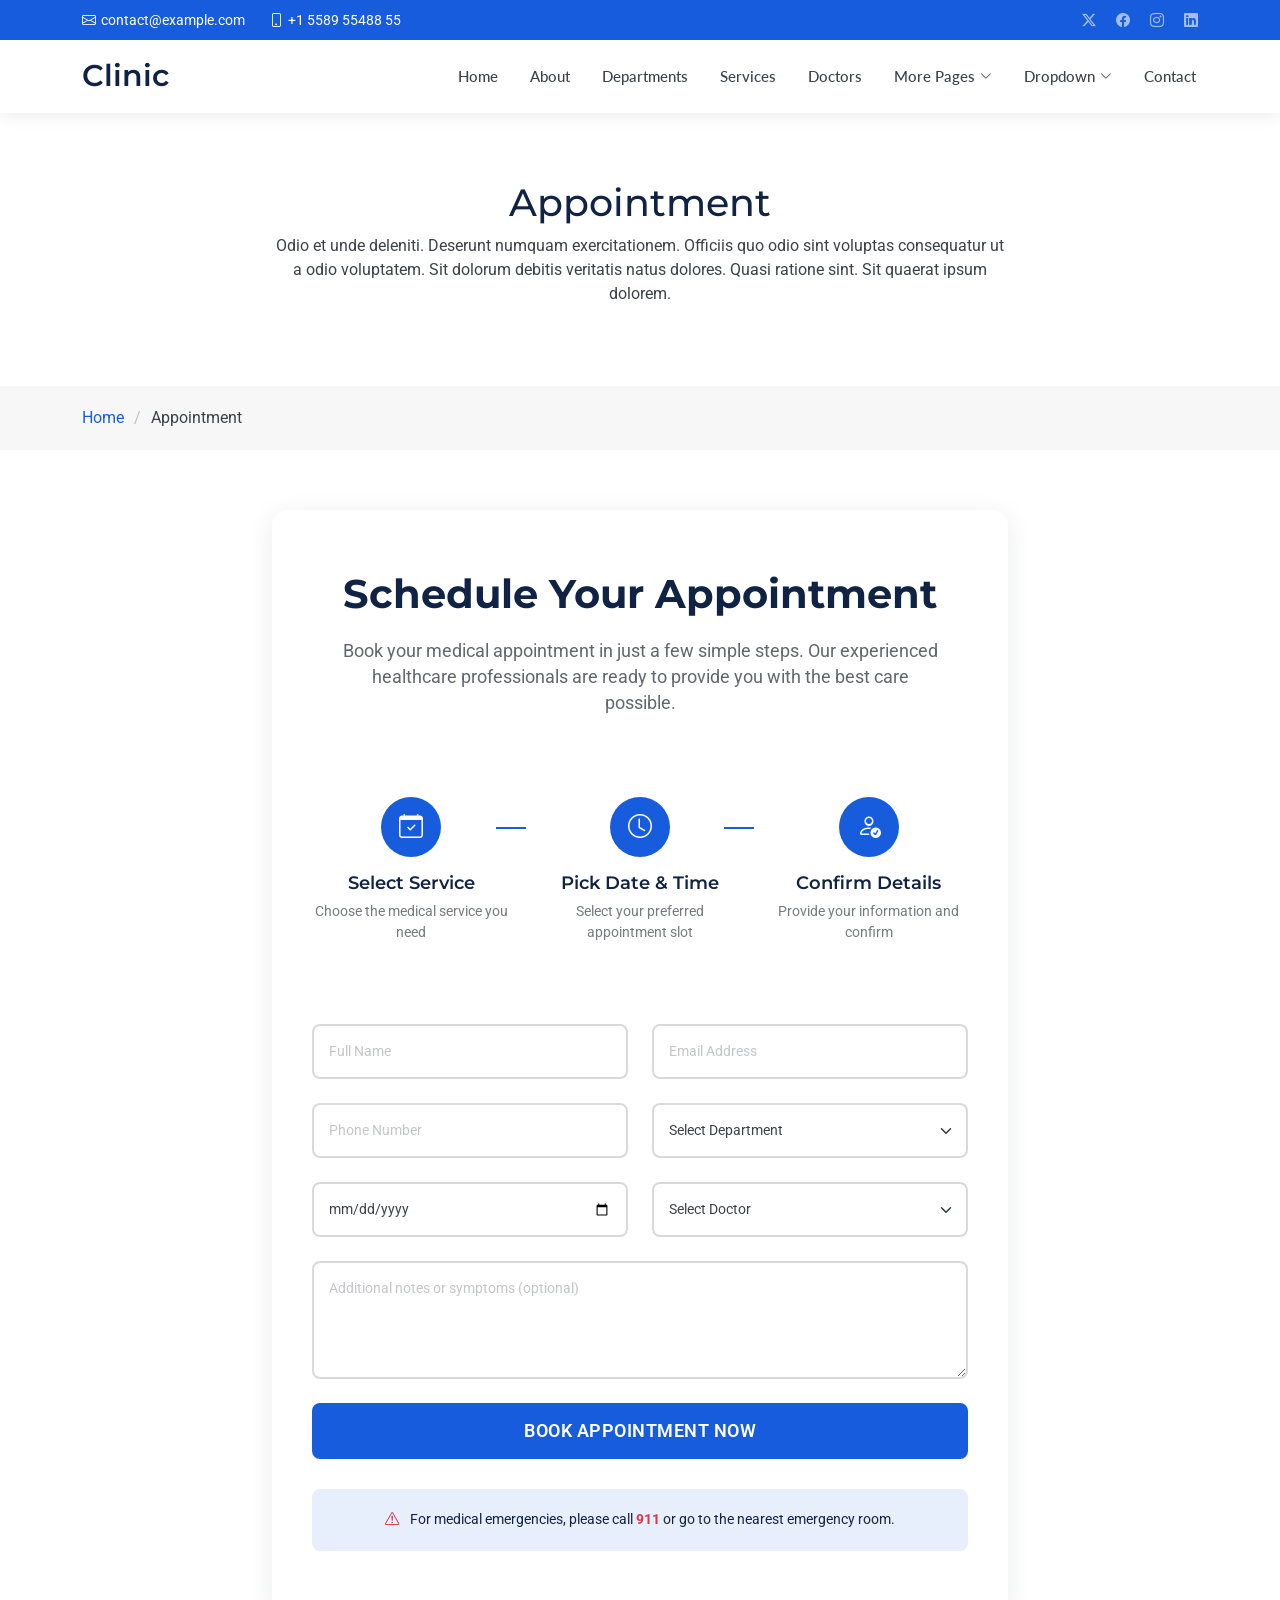
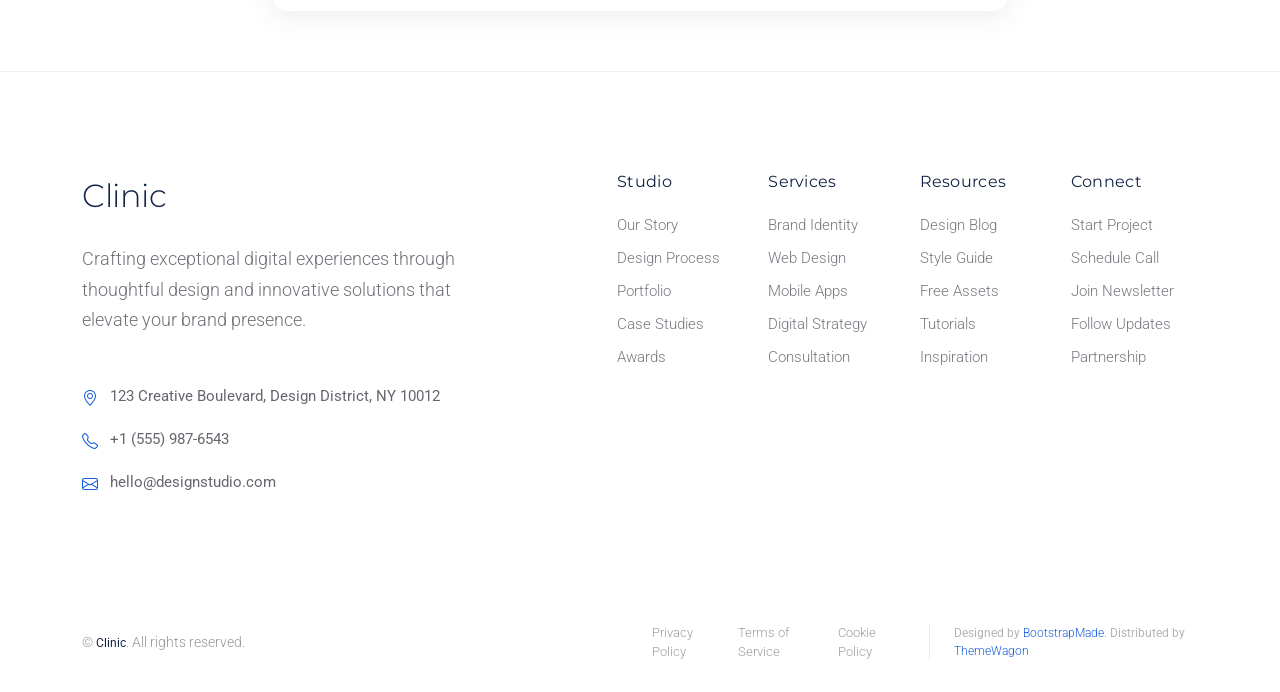
<file: appointment.html>
<!DOCTYPE html>
<html lang="en">

<head>
  <meta charset="utf-8">
  <meta content="width=device-width, initial-scale=1.0" name="viewport">
  <title>Appointment - Clinic Bootstrap Template</title>
  <meta name="description" content="">
  <meta name="keywords" content="">

  <!-- Favicons -->
  <link href="assets/img/favicon.png" rel="icon">
  <link href="assets/img/apple-touch-icon.png" rel="apple-touch-icon">

  <!-- Fonts -->
  <link href="https://fonts.googleapis.com" rel="preconnect">
  <link href="https://fonts.gstatic.com" rel="preconnect" crossorigin>
  <link
    href="https://fonts.googleapis.com/css2?family=Roboto:ital,wght@0,100;0,300;0,400;0,500;0,700;0,900;1,100;1,300;1,400;1,500;1,700;1,900&family=Montserrat:ital,wght@0,100;0,200;0,300;0,400;0,500;0,600;0,700;0,800;0,900;1,100;1,200;1,300;1,400;1,500;1,600;1,700;1,800;1,900&family=Lato:ital,wght@0,100;0,300;0,400;0,700;0,900;1,100;1,300;1,400;1,700;1,900&display=swap"
    rel="stylesheet">

  <!-- Vendor CSS Files -->
  <link href="assets/vendor/bootstrap/css/bootstrap.min.css" rel="stylesheet">
  <link href="assets/vendor/bootstrap-icons/bootstrap-icons.css" rel="stylesheet">
  <link href="assets/vendor/aos/aos.css" rel="stylesheet">
  <link href="assets/vendor/glightbox/css/glightbox.min.css" rel="stylesheet">
  <link href="assets/vendor/fontawesome-free/css/all.min.css" rel="stylesheet">
  <link href="assets/vendor/swiper/swiper-bundle.min.css" rel="stylesheet">

  <!-- Main CSS File -->
  <link href="assets/css/main.css" rel="stylesheet">

  <!-- =======================================================
  * Template Name: Clinic
  * Template URL: https://bootstrapmade.com/clinic-bootstrap-template/
  * Updated: Jul 23 2025 with Bootstrap v5.3.7
  * Author: BootstrapMade.com
  * License: https://bootstrapmade.com/license/
  ======================================================== -->
</head>

<body class="appointment-page">

  <header id="header" class="header fixed-top">

    <div class="topbar d-flex align-items-center dark-background">
      <div class="container d-flex justify-content-center justify-content-md-between">
        <div class="contact-info d-flex align-items-center">
          <i class="bi bi-envelope d-flex align-items-center"><a
              href="mailto:contact@example.com">contact@example.com</a></i>
          <i class="bi bi-phone d-flex align-items-center ms-4"><span>+1 5589 55488 55</span></i>
        </div>
        <div class="social-links d-none d-md-flex align-items-center">
          <a href="#!" class="twitter"><i class="bi bi-twitter-x"></i></a>
          <a href="#!" class="facebook"><i class="bi bi-facebook"></i></a>
          <a href="#!" class="instagram"><i class="bi bi-instagram"></i></a>
          <a href="#!" class="linkedin"><i class="bi bi-linkedin"></i></a>
        </div>
      </div>
    </div><!-- End Top Bar -->

    <div class="branding d-flex align-items-cente">

      <div class="container position-relative d-flex align-items-center justify-content-between">
        <a href="index.html" class="logo d-flex align-items-center">
          <!-- Uncomment the line below if you also wish to use an image logo -->
          <!-- <img src="assets/img/logo.webp" alt=""> -->
          <h1 class="sitename">Clinic</h1>
        </a>

        <nav id="navmenu" class="navmenu">
          <ul>
            <li><a href="index.html">Home</a></li>
            <li><a href="about.html">About</a></li>
            <li><a href="departments.html">Departments</a></li>
            <li><a href="services.html">Services</a></li>
            <li><a href="doctors.html">Doctors</a></li>
            <li class="dropdown"><a href="#"><span>More Pages</span> <i
                  class="bi bi-chevron-down toggle-dropdown"></i></a>
              <ul>
                <li><a href="department-details.html">Department Details</a></li>
                <li><a href="service-details.html">Service Details</a></li>
                <li><a href="appointment.html" class="active">Appointment</a></li>
                <li><a href="testimonials.html">Testimonials</a></li>
                <li><a href="faq.html">Frequently Asked Questions</a></li>
                <li><a href="gallery.html">Gallery</a></li>
                <li><a href="terms.html">Terms</a></li>
                <li><a href="privacy.html">Privacy</a></li>
                <li><a href="404.html">404</a></li>
              </ul>
            </li>
            <li class="dropdown"><a href="#"><span>Dropdown</span> <i
                  class="bi bi-chevron-down toggle-dropdown"></i></a>
              <ul>
                <li><a href="#">Dropdown 1</a></li>
                <li class="dropdown"><a href="#"><span>Deep Dropdown</span> <i
                      class="bi bi-chevron-down toggle-dropdown"></i></a>
                  <ul>
                    <li><a href="#">Deep Dropdown 1</a></li>
                    <li><a href="#">Deep Dropdown 2</a></li>
                    <li><a href="#">Deep Dropdown 3</a></li>
                    <li><a href="#">Deep Dropdown 4</a></li>
                    <li><a href="#">Deep Dropdown 5</a></li>
                  </ul>
                </li>
                <li><a href="#">Dropdown 2</a></li>
                <li><a href="#">Dropdown 3</a></li>
                <li><a href="#">Dropdown 4</a></li>
              </ul>
            </li>
            <li><a href="contact.html">Contact</a></li>
          </ul>
          <i class="mobile-nav-toggle d-xl-none bi bi-list"></i>
        </nav>

      </div>

    </div>

  </header>

  <main class="main">

    <!-- Page Title -->
    <div class="page-title">
      <div class="heading">
        <div class="container">
          <div class="row d-flex justify-content-center text-center">
            <div class="col-lg-8">
              <h1 class="heading-title">Appointment</h1>
              <p class="mb-0">
                Odio et unde deleniti. Deserunt numquam exercitationem. Officiis quo
                odio sint voluptas consequatur ut a odio voluptatem. Sit dolorum
                debitis veritatis natus dolores. Quasi ratione sint. Sit quaerat
                ipsum dolorem.
              </p>
            </div>
          </div>
        </div>
      </div>
      <nav class="breadcrumbs">
        <div class="container">
          <ol>
            <li><a href="index.html">Home</a></li>
            <li class="current">Appointment</li>
          </ol>
        </div>
      </nav>
    </div><!-- End Page Title -->

    <!-- Appointmnet Section -->
    <section id="appointmnet" class="appointmnet section">

      <div class="container" data-aos="fade-up" data-aos-delay="100">

        <div class="row">
          <div class="col-lg-8 mx-auto">
            <div class="booking-wrapper">
              <div class="booking-header text-center" data-aos="fade-up" data-aos-delay="200">
                <h2>Schedule Your Appointment</h2>
                <p>Book your medical appointment in just a few simple steps. Our experienced healthcare professionals
                  are ready to provide you with the best care possible.</p>
              </div>

              <div class="booking-steps" data-aos="fade-up" data-aos-delay="300">
                <div class="step">
                  <div class="step-icon">
                    <i class="bi bi-calendar-check"></i>
                  </div>
                  <div class="step-content">
                    <h4>Select Service</h4>
                    <p>Choose the medical service you need</p>
                  </div>
                </div>
                <div class="step">
                  <div class="step-icon">
                    <i class="bi bi-clock"></i>
                  </div>
                  <div class="step-content">
                    <h4>Pick Date &amp; Time</h4>
                    <p>Select your preferred appointment slot</p>
                  </div>
                </div>
                <div class="step">
                  <div class="step-icon">
                    <i class="bi bi-person-check"></i>
                  </div>
                  <div class="step-content">
                    <h4>Confirm Details</h4>
                    <p>Provide your information and confirm</p>
                  </div>
                </div>
              </div>

              <div class="appointment-form" data-aos="fade-up" data-aos-delay="400">
                <form action="forms/book-appointment.php" method="post" class="php-email-form">
                  <div class="row gy-4">
                    <div class="col-md-6">
                      <input type="text" name="name" class="form-control" placeholder="Full Name" required="">
                    </div>
                    <div class="col-md-6">
                      <input type="email" name="email" class="form-control" placeholder="Email Address" required="">
                    </div>
                    <div class="col-md-6">
                      <input type="tel" name="phone" class="form-control" placeholder="Phone Number" required="">
                    </div>
                    <div class="col-md-6">
                      <select name="department" class="form-select" required="">
                        <option value="">Select Department</option>
                        <option value="general">General Consultation</option>
                        <option value="cardiology">Cardiology</option>
                        <option value="neurology">Neurology</option>
                        <option value="orthopedics">Orthopedics</option>
                        <option value="pediatrics">Pediatrics</option>
                        <option value="dermatology">Dermatology</option>
                        <option value="oncology">Oncology</option>
                      </select>
                    </div>
                    <div class="col-md-6">
                      <input type="date" name="date" class="form-control" required="">
                    </div>
                    <div class="col-md-6">
                      <select name="doctor" class="form-select" required="">
                        <option value="">Select Doctor</option>
                        <option value="dr-sarah-johnson">Dr. Sarah Johnson</option>
                        <option value="dr-michael-chen">Dr. Michael Chen</option>
                        <option value="dr-emily-davis">Dr. Emily Davis</option>
                        <option value="dr-robert-smith">Dr. Robert Smith</option>
                        <option value="dr-lisa-brown">Dr. Lisa Brown</option>
                        <option value="dr-david-wilson">Dr. David Wilson</option>
                        <option value="dr-maria-rodriguez">Dr. Maria Rodriguez</option>
                      </select>
                    </div>
                    <div class="col-12">
                      <textarea name="message" class="form-control" rows="4"
                        placeholder="Additional notes or symptoms (optional)"></textarea>
                    </div>
                    <div class="col-12">
                      <div class="loading">Loading</div>
                      <div class="error-message"></div>
                      <div class="sent-message">Your appointment has been scheduled. Thank you!</div>
                      <button type="submit" class="btn-book">Book Appointment Now</button>
                    </div>
                  </div>
                </form>
              </div>

              <div class="emergency-info" data-aos="fade-up" data-aos-delay="500">
                <p><i class="bi bi-exclamation-triangle"></i> For medical emergencies, please call <strong>911</strong>
                  or go to the nearest emergency room.</p>
              </div>

            </div>
          </div>
        </div>

      </div>

    </section><!-- /Appointmnet Section -->

  </main>

  <footer id="footer" class="footer-16 footer position-relative">

    <div class="container">

      <div class="footer-main" data-aos="fade-up" data-aos-delay="100">
        <div class="row align-items-start">

          <div class="col-lg-5">
            <div class="brand-section">
              <a href="index.html" class="logo d-flex align-items-center mb-4">
                <span class="sitename">Clinic</span>
              </a>
              <p class="brand-description">Crafting exceptional digital experiences through thoughtful design and
                innovative solutions that elevate your brand presence.</p>

              <div class="contact-info mt-5">
                <div class="contact-item">
                  <i class="bi bi-geo-alt"></i>
                  <span>123 Creative Boulevard, Design District, NY 10012</span>
                </div>
                <div class="contact-item">
                  <i class="bi bi-telephone"></i>
                  <span>+1 (555) 987-6543</span>
                </div>
                <div class="contact-item">
                  <i class="bi bi-envelope"></i>
                  <span>hello@designstudio.com</span>
                </div>
              </div>
            </div>
          </div>

          <div class="col-lg-7">
            <div class="footer-nav-wrapper">
              <div class="row">

                <div class="col-6 col-lg-3">
                  <div class="nav-column">
                    <h6>Studio</h6>
                    <nav class="footer-nav">
                      <a href="#!">Our Story</a>
                      <a href="#!">Design Process</a>
                      <a href="#!">Portfolio</a>
                      <a href="#!">Case Studies</a>
                      <a href="#!">Awards</a>
                    </nav>
                  </div>
                </div>

                <div class="col-6 col-lg-3">
                  <div class="nav-column">
                    <h6>Services</h6>
                    <nav class="footer-nav">
                      <a href="#!">Brand Identity</a>
                      <a href="#!">Web Design</a>
                      <a href="#!">Mobile Apps</a>
                      <a href="#!">Digital Strategy</a>
                      <a href="#!">Consultation</a>
                    </nav>
                  </div>
                </div>

                <div class="col-6 col-lg-3">
                  <div class="nav-column">
                    <h6>Resources</h6>
                    <nav class="footer-nav">
                      <a href="#!">Design Blog</a>
                      <a href="#!">Style Guide</a>
                      <a href="#!">Free Assets</a>
                      <a href="#!">Tutorials</a>
                      <a href="#!">Inspiration</a>
                    </nav>
                  </div>
                </div>

                <div class="col-6 col-lg-3">
                  <div class="nav-column">
                    <h6>Connect</h6>
                    <nav class="footer-nav">
                      <a href="#!">Start Project</a>
                      <a href="#!">Schedule Call</a>
                      <a href="#!">Join Newsletter</a>
                      <a href="#!">Follow Updates</a>
                      <a href="#!">Partnership</a>
                    </nav>
                  </div>
                </div>

              </div>
            </div>
          </div>

        </div>
      </div>

    </div>

    <div class="footer-bottom">
      <div class="container">
        <div class="bottom-content" data-aos="fade-up" data-aos-delay="300">
          <div class="row align-items-center">

            <div class="col-lg-6">
              <div class="copyright">
                <p>© <span class="sitename">Clinic</span>. All rights reserved.</p>
              </div>
            </div>

            <div class="col-lg-6">
              <div class="legal-links">
                <a href="#!">Privacy Policy</a>
                <a href="#!">Terms of Service</a>
                <a href="#!">Cookie Policy</a>
                <div class="credits">
                  <!-- All the links in the footer should remain intact. -->
                  <!-- You can delete the links only if you've purchased the pro version. -->
                  <!-- Licensing information: https://bootstrapmade.com/license/ -->
                  <!-- Purchase the pro version with working PHP/AJAX contact form: [buy-url] -->
                  Designed by <a href="https://bootstrapmade.com/">BootstrapMade</a>. Distributed by <a
                    href="https://themewagon.com" target="_blank">ThemeWagon</a>
                </div>
              </div>
            </div>

          </div>
        </div>
      </div>
    </div>

  </footer>

  <!-- Scroll Top -->
  <a href="#!" id="scroll-top" class="scroll-top d-flex align-items-center justify-content-center"><i
      class="bi bi-arrow-up-short"></i></a>

  <!-- Preloader -->
  <div id="preloader"></div>

  <!-- Vendor JS Files -->
  <script src="assets/vendor/bootstrap/js/bootstrap.bundle.min.js"></script>
  <script src="assets/vendor/php-email-form/validate.js"></script>
  <script src="assets/vendor/aos/aos.js"></script>
  <script src="assets/vendor/glightbox/js/glightbox.min.js"></script>
  <script src="assets/vendor/purecounter/purecounter_vanilla.js"></script>
  <script src="assets/vendor/swiper/swiper-bundle.min.js"></script>

  <!-- Main JS File -->
  <script src="assets/js/main.js"></script>

</body>

</html>
</file>
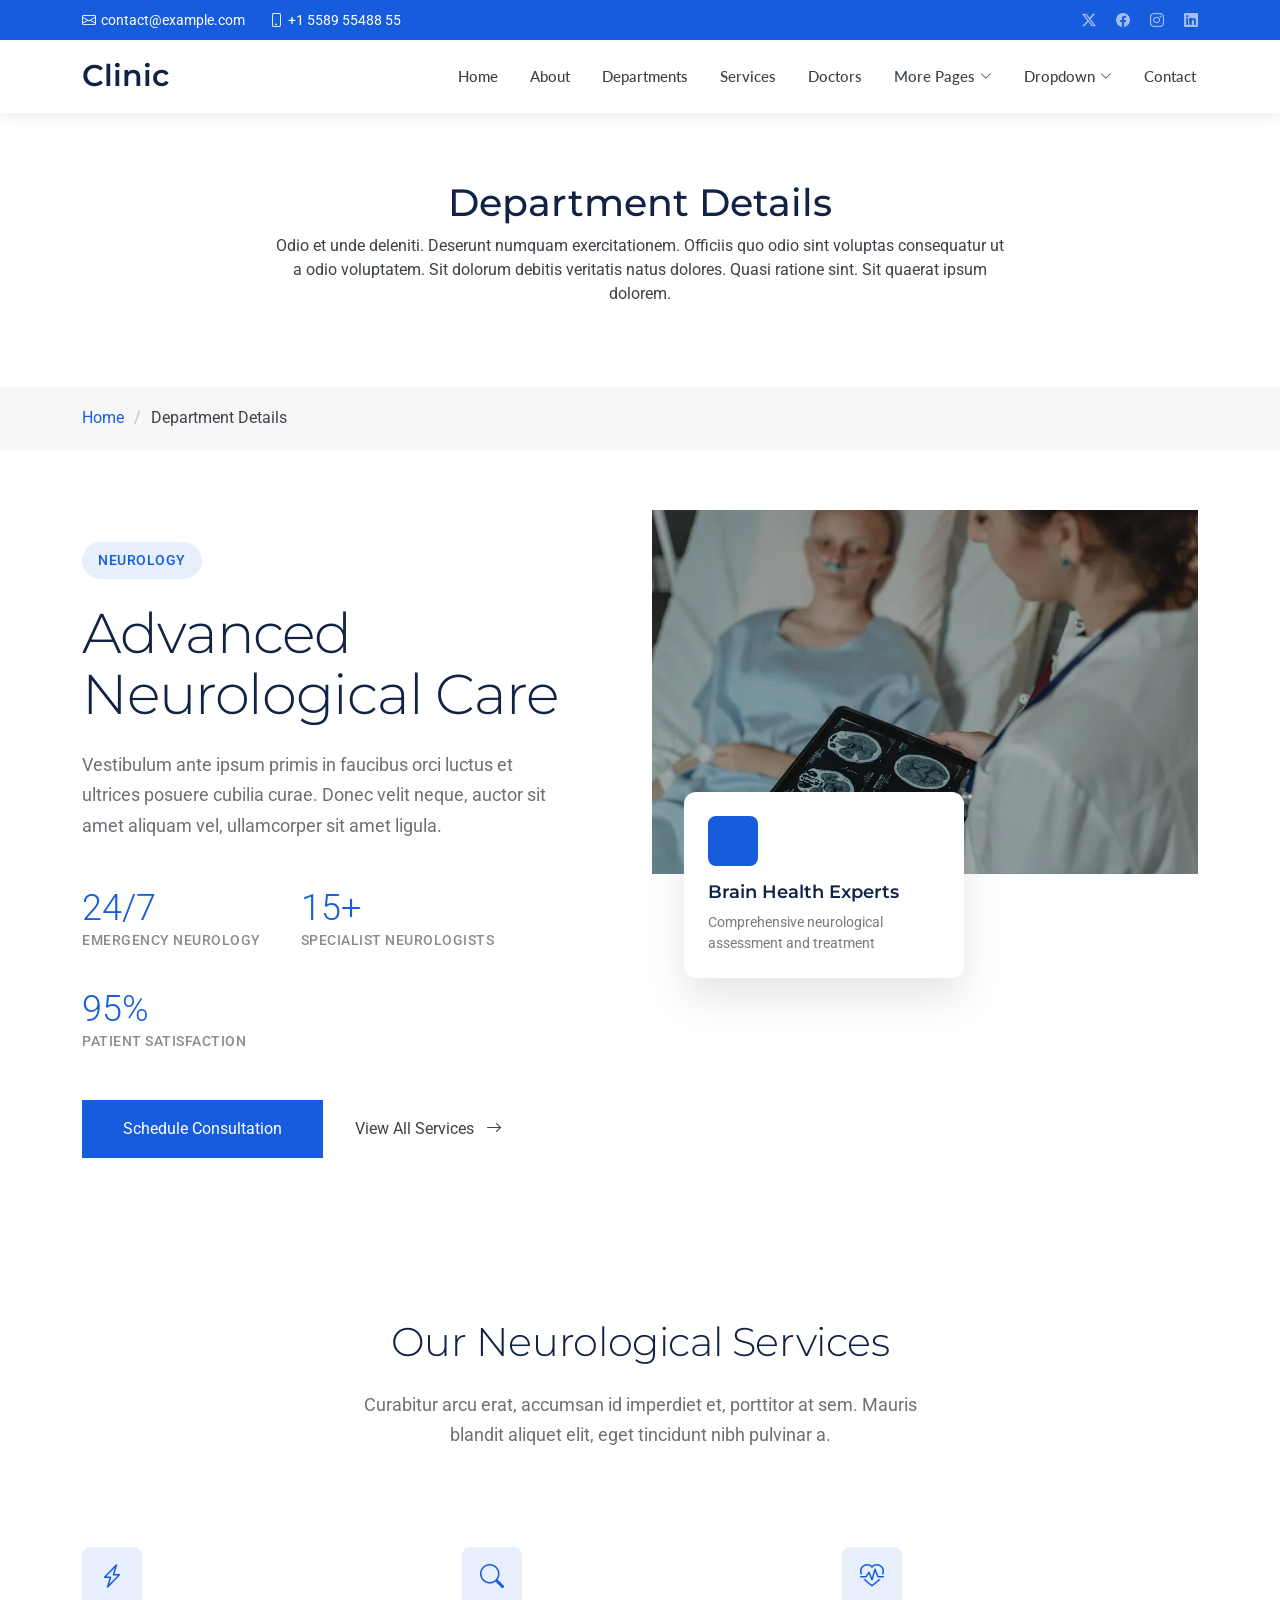
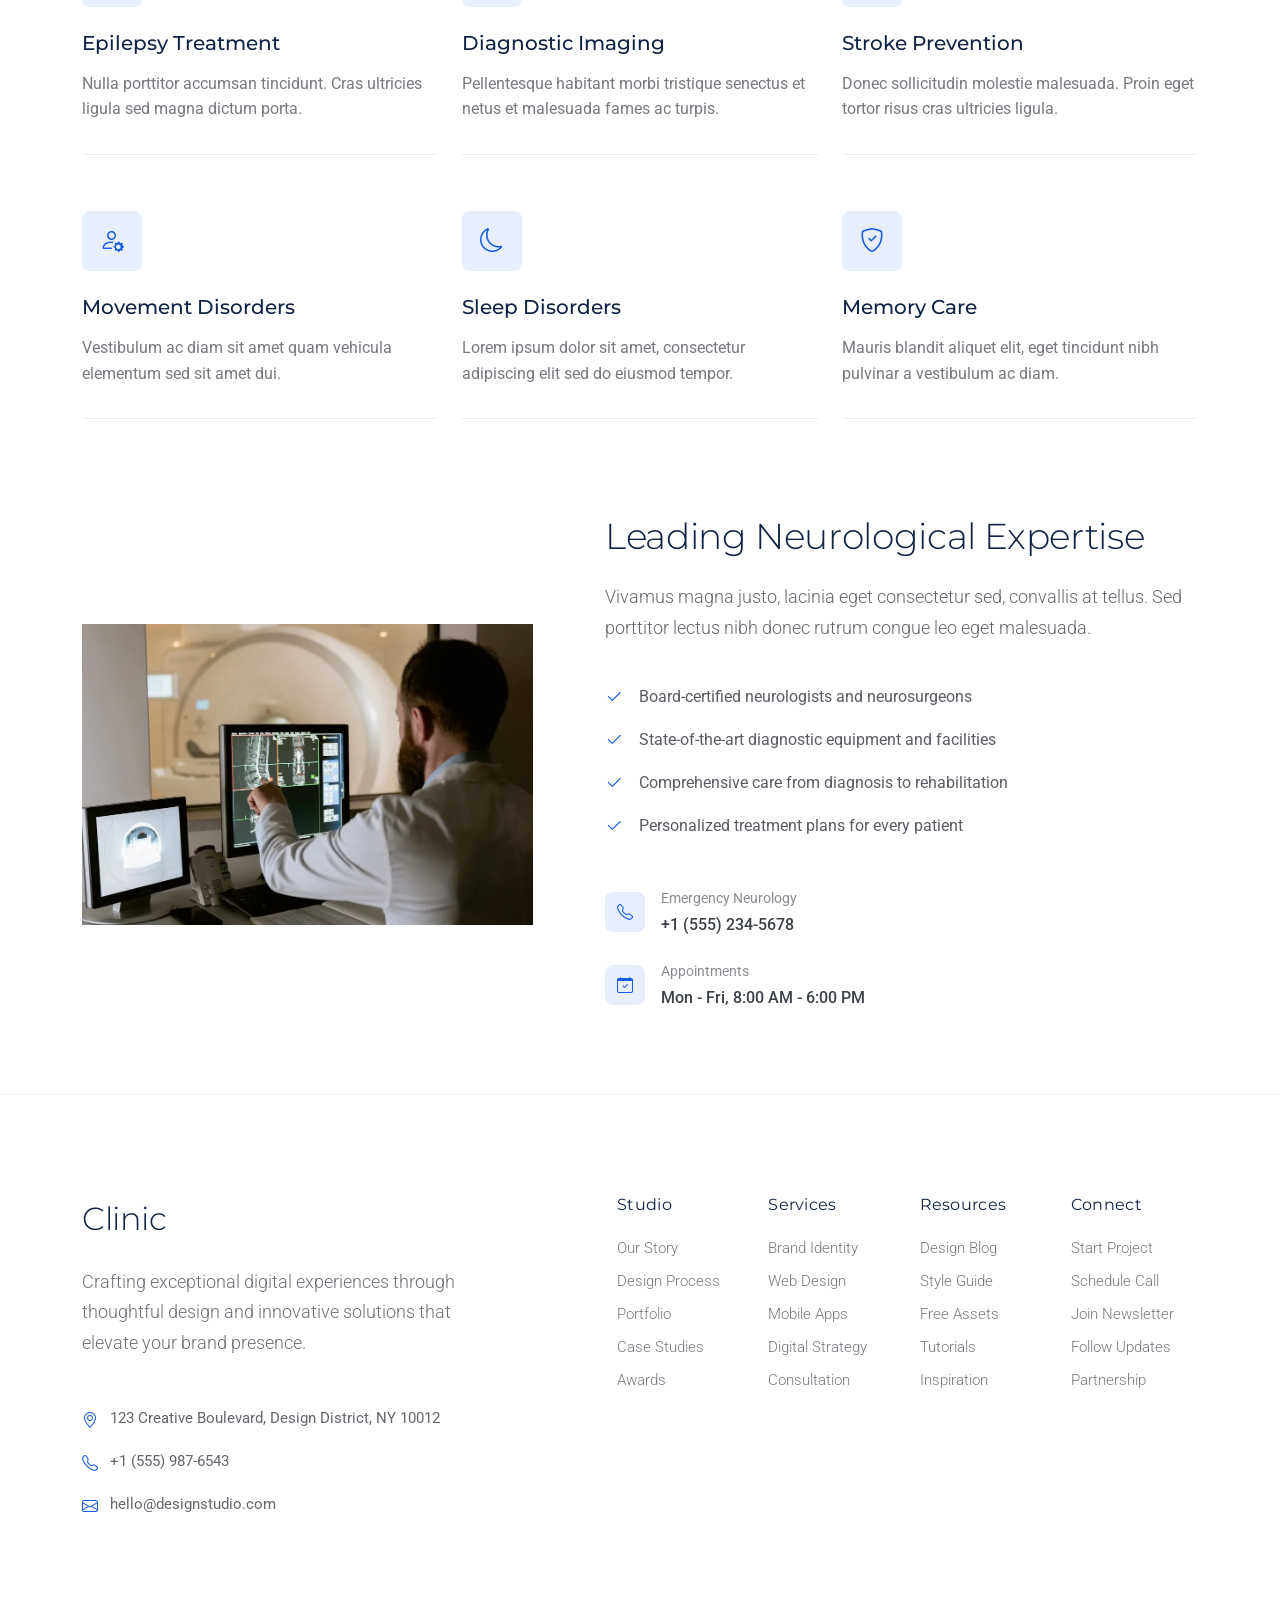
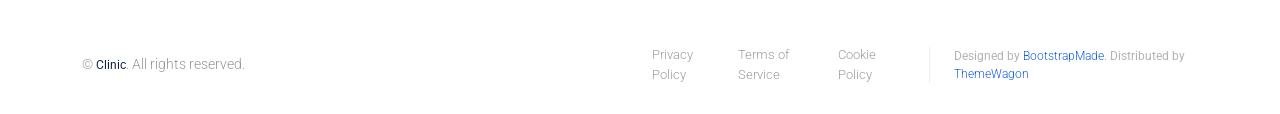
<file: department-details.html>
<!DOCTYPE html>
<html lang="en">

<head>
  <meta charset="utf-8">
  <meta content="width=device-width, initial-scale=1.0" name="viewport">
  <title>Department Details - Clinic Bootstrap Template</title>
  <meta name="description" content="">
  <meta name="keywords" content="">

  <!-- Favicons -->
  <link href="assets/img/favicon.png" rel="icon">
  <link href="assets/img/apple-touch-icon.png" rel="apple-touch-icon">

  <!-- Fonts -->
  <link href="https://fonts.googleapis.com" rel="preconnect">
  <link href="https://fonts.gstatic.com" rel="preconnect" crossorigin>
  <link
    href="https://fonts.googleapis.com/css2?family=Roboto:ital,wght@0,100;0,300;0,400;0,500;0,700;0,900;1,100;1,300;1,400;1,500;1,700;1,900&family=Montserrat:ital,wght@0,100;0,200;0,300;0,400;0,500;0,600;0,700;0,800;0,900;1,100;1,200;1,300;1,400;1,500;1,600;1,700;1,800;1,900&family=Lato:ital,wght@0,100;0,300;0,400;0,700;0,900;1,100;1,300;1,400;1,700;1,900&display=swap"
    rel="stylesheet">

  <!-- Vendor CSS Files -->
  <link href="assets/vendor/bootstrap/css/bootstrap.min.css" rel="stylesheet">
  <link href="assets/vendor/bootstrap-icons/bootstrap-icons.css" rel="stylesheet">
  <link href="assets/vendor/aos/aos.css" rel="stylesheet">
  <link href="assets/vendor/glightbox/css/glightbox.min.css" rel="stylesheet">
  <link href="assets/vendor/fontawesome-free/css/all.min.css" rel="stylesheet">
  <link href="assets/vendor/swiper/swiper-bundle.min.css" rel="stylesheet">

  <!-- Main CSS File -->
  <link href="assets/css/main.css" rel="stylesheet">

  <!-- =======================================================
  * Template Name: Clinic
  * Template URL: https://bootstrapmade.com/clinic-bootstrap-template/
  * Updated: Jul 23 2025 with Bootstrap v5.3.7
  * Author: BootstrapMade.com
  * License: https://bootstrapmade.com/license/
  ======================================================== -->
</head>

<body class="department-details-page">

  <header id="header" class="header fixed-top">

    <div class="topbar d-flex align-items-center dark-background">
      <div class="container d-flex justify-content-center justify-content-md-between">
        <div class="contact-info d-flex align-items-center">
          <i class="bi bi-envelope d-flex align-items-center"><a
              href="mailto:contact@example.com">contact@example.com</a></i>
          <i class="bi bi-phone d-flex align-items-center ms-4"><span>+1 5589 55488 55</span></i>
        </div>
        <div class="social-links d-none d-md-flex align-items-center">
          <a href="#!" class="twitter"><i class="bi bi-twitter-x"></i></a>
          <a href="#!" class="facebook"><i class="bi bi-facebook"></i></a>
          <a href="#!" class="instagram"><i class="bi bi-instagram"></i></a>
          <a href="#!" class="linkedin"><i class="bi bi-linkedin"></i></a>
        </div>
      </div>
    </div><!-- End Top Bar -->

    <div class="branding d-flex align-items-cente">

      <div class="container position-relative d-flex align-items-center justify-content-between">
        <a href="index.html" class="logo d-flex align-items-center">
          <!-- Uncomment the line below if you also wish to use an image logo -->
          <!-- <img src="assets/img/logo.webp" alt=""> -->
          <h1 class="sitename">Clinic</h1>
        </a>

        <nav id="navmenu" class="navmenu">
          <ul>
            <li><a href="index.html">Home</a></li>
            <li><a href="about.html">About</a></li>
            <li><a href="departments.html">Departments</a></li>
            <li><a href="services.html">Services</a></li>
            <li><a href="doctors.html">Doctors</a></li>
            <li class="dropdown"><a href="#"><span>More Pages</span> <i
                  class="bi bi-chevron-down toggle-dropdown"></i></a>
              <ul>
                <li><a href="department-details.html" class="active">Department Details</a></li>
                <li><a href="service-details.html">Service Details</a></li>
                <li><a href="appointment.html">Appointment</a></li>
                <li><a href="testimonials.html">Testimonials</a></li>
                <li><a href="faq.html">Frequently Asked Questions</a></li>
                <li><a href="gallery.html">Gallery</a></li>
                <li><a href="terms.html">Terms</a></li>
                <li><a href="privacy.html">Privacy</a></li>
                <li><a href="404.html">404</a></li>
              </ul>
            </li>
            <li class="dropdown"><a href="#"><span>Dropdown</span> <i
                  class="bi bi-chevron-down toggle-dropdown"></i></a>
              <ul>
                <li><a href="#">Dropdown 1</a></li>
                <li class="dropdown"><a href="#"><span>Deep Dropdown</span> <i
                      class="bi bi-chevron-down toggle-dropdown"></i></a>
                  <ul>
                    <li><a href="#">Deep Dropdown 1</a></li>
                    <li><a href="#">Deep Dropdown 2</a></li>
                    <li><a href="#">Deep Dropdown 3</a></li>
                    <li><a href="#">Deep Dropdown 4</a></li>
                    <li><a href="#">Deep Dropdown 5</a></li>
                  </ul>
                </li>
                <li><a href="#">Dropdown 2</a></li>
                <li><a href="#">Dropdown 3</a></li>
                <li><a href="#">Dropdown 4</a></li>
              </ul>
            </li>
            <li><a href="contact.html">Contact</a></li>
          </ul>
          <i class="mobile-nav-toggle d-xl-none bi bi-list"></i>
        </nav>

      </div>

    </div>

  </header>

  <main class="main">

    <!-- Page Title -->
    <div class="page-title">
      <div class="heading">
        <div class="container">
          <div class="row d-flex justify-content-center text-center">
            <div class="col-lg-8">
              <h1 class="heading-title">Department Details</h1>
              <p class="mb-0">
                Odio et unde deleniti. Deserunt numquam exercitationem. Officiis quo
                odio sint voluptas consequatur ut a odio voluptatem. Sit dolorum
                debitis veritatis natus dolores. Quasi ratione sint. Sit quaerat
                ipsum dolorem.
              </p>
            </div>
          </div>
        </div>
      </div>
      <nav class="breadcrumbs">
        <div class="container">
          <ol>
            <li><a href="index.html">Home</a></li>
            <li class="current">Department Details</li>
          </ol>
        </div>
      </nav>
    </div><!-- End Page Title -->

    <!-- Department Details Section -->
    <section id="department-details" class="department-details section">

      <div class="container" data-aos="fade-up" data-aos-delay="100">

        <div class="row">
          <div class="col-xl-6 col-lg-7">
            <div class="department-hero" data-aos="fade-right" data-aos-delay="200">
              <div class="badge-wrap">
                <span class="specialty-badge">Neurology</span>
              </div>
              <h1 class="department-title">Advanced Neurological Care</h1>
              <p class="department-intro">Vestibulum ante ipsum primis in faucibus orci luctus et ultrices posuere
                cubilia curae. Donec velit neque, auctor sit amet aliquam vel, ullamcorper sit amet ligula.</p>

              <div class="key-highlights">
                <div class="highlight-item">
                  <span class="highlight-number">24/7</span>
                  <span class="highlight-text">Emergency Neurology</span>
                </div>
                <div class="highlight-item">
                  <span class="highlight-number">15+</span>
                  <span class="highlight-text">Specialist Neurologists</span>
                </div>
                <div class="highlight-item">
                  <span class="highlight-number">95%</span>
                  <span class="highlight-text">Patient Satisfaction</span>
                </div>
              </div>

              <div class="action-group">
                <a href="appointment.html" class="btn-primary">Schedule Consultation</a>
                <a href="services.html" class="btn-secondary">
                  <span>View All Services</span>
                  <i class="bi bi-arrow-right"></i>
                </a>
              </div>
            </div>
          </div>

          <div class="col-xl-6 col-lg-5">
            <div class="department-visual" data-aos="fade-left" data-aos-delay="300">
              <div class="image-container">
                <img src="assets/img/health/neurology-2.webp" alt="Neurology Department"
                  class="img-fluid primary-image">
                <div class="floating-card" data-aos="zoom-in" data-aos-delay="500">
                  <div class="card-icon">
                    <i class="bi bi-brain"></i>
                  </div>
                  <div class="card-content">
                    <h4>Brain Health Experts</h4>
                    <p>Comprehensive neurological assessment and treatment</p>
                  </div>
                </div>
              </div>
            </div>
          </div>
        </div>

        <div class="services-overview" data-aos="fade-up" data-aos-delay="400">
          <div class="row justify-content-center">
            <div class="col-lg-8">
              <div class="overview-header">
                <h3>Our Neurological Services</h3>
                <p>Curabitur arcu erat, accumsan id imperdiet et, porttitor at sem. Mauris blandit aliquet elit, eget
                  tincidunt nibh pulvinar a.</p>
              </div>
            </div>
          </div>

          <div class="row gy-4 services-grid">
            <div class="col-lg-4 col-md-6" data-aos="fade-up" data-aos-delay="500">
              <div class="service-item">
                <div class="service-icon">
                  <i class="bi bi-lightning-charge"></i>
                </div>
                <h4>Epilepsy Treatment</h4>
                <p>Nulla porttitor accumsan tincidunt. Cras ultricies ligula sed magna dictum porta.</p>
              </div>
            </div>

            <div class="col-lg-4 col-md-6" data-aos="fade-up" data-aos-delay="550">
              <div class="service-item">
                <div class="service-icon">
                  <i class="bi bi-search"></i>
                </div>
                <h4>Diagnostic Imaging</h4>
                <p>Pellentesque habitant morbi tristique senectus et netus et malesuada fames ac turpis.</p>
              </div>
            </div>

            <div class="col-lg-4 col-md-6" data-aos="fade-up" data-aos-delay="600">
              <div class="service-item">
                <div class="service-icon">
                  <i class="bi bi-heart-pulse"></i>
                </div>
                <h4>Stroke Prevention</h4>
                <p>Donec sollicitudin molestie malesuada. Proin eget tortor risus cras ultricies ligula.</p>
              </div>
            </div>

            <div class="col-lg-4 col-md-6" data-aos="fade-up" data-aos-delay="650">
              <div class="service-item">
                <div class="service-icon">
                  <i class="bi bi-person-gear"></i>
                </div>
                <h4>Movement Disorders</h4>
                <p>Vestibulum ac diam sit amet quam vehicula elementum sed sit amet dui.</p>
              </div>
            </div>

            <div class="col-lg-4 col-md-6" data-aos="fade-up" data-aos-delay="700">
              <div class="service-item">
                <div class="service-icon">
                  <i class="bi bi-moon"></i>
                </div>
                <h4>Sleep Disorders</h4>
                <p>Lorem ipsum dolor sit amet, consectetur adipiscing elit sed do eiusmod tempor.</p>
              </div>
            </div>

            <div class="col-lg-4 col-md-6" data-aos="fade-up" data-aos-delay="750">
              <div class="service-item">
                <div class="service-icon">
                  <i class="bi bi-shield-check"></i>
                </div>
                <h4>Memory Care</h4>
                <p>Mauris blandit aliquet elit, eget tincidunt nibh pulvinar a vestibulum ac diam.</p>
              </div>
            </div>
          </div>
        </div>

        <div class="expert-care-section" data-aos="fade-up" data-aos-delay="800">
          <div class="row align-items-center">
            <div class="col-lg-5" data-aos="fade-right" data-aos-delay="900">
              <div class="expert-image">
                <img src="assets/img/health/neurology-4.webp" alt="Neurological Expert" class="img-fluid">
              </div>
            </div>

            <div class="col-lg-7" data-aos="fade-left" data-aos-delay="900">
              <div class="expert-content">
                <h3>Leading Neurological Expertise</h3>
                <p class="lead">Vivamus magna justo, lacinia eget consectetur sed, convallis at tellus. Sed porttitor
                  lectus nibh donec rutrum congue leo eget malesuada.</p>

                <div class="expertise-list">
                  <div class="expertise-item">
                    <i class="bi bi-check2"></i>
                    <span>Board-certified neurologists and neurosurgeons</span>
                  </div>
                  <div class="expertise-item">
                    <i class="bi bi-check2"></i>
                    <span>State-of-the-art diagnostic equipment and facilities</span>
                  </div>
                  <div class="expertise-item">
                    <i class="bi bi-check2"></i>
                    <span>Comprehensive care from diagnosis to rehabilitation</span>
                  </div>
                  <div class="expertise-item">
                    <i class="bi bi-check2"></i>
                    <span>Personalized treatment plans for every patient</span>
                  </div>
                </div>

                <div class="contact-info">
                  <div class="contact-item">
                    <i class="bi bi-telephone"></i>
                    <div>
                      <span class="contact-label">Emergency Neurology</span>
                      <span class="contact-value">+1 (555) 234-5678</span>
                    </div>
                  </div>
                  <div class="contact-item">
                    <i class="bi bi-calendar-check"></i>
                    <div>
                      <span class="contact-label">Appointments</span>
                      <span class="contact-value">Mon - Fri, 8:00 AM - 6:00 PM</span>
                    </div>
                  </div>
                </div>
              </div>
            </div>
          </div>
        </div>

      </div>

    </section><!-- /Department Details Section -->

  </main>

  <footer id="footer" class="footer-16 footer position-relative">

    <div class="container">

      <div class="footer-main" data-aos="fade-up" data-aos-delay="100">
        <div class="row align-items-start">

          <div class="col-lg-5">
            <div class="brand-section">
              <a href="index.html" class="logo d-flex align-items-center mb-4">
                <span class="sitename">Clinic</span>
              </a>
              <p class="brand-description">Crafting exceptional digital experiences through thoughtful design and
                innovative solutions that elevate your brand presence.</p>

              <div class="contact-info mt-5">
                <div class="contact-item">
                  <i class="bi bi-geo-alt"></i>
                  <span>123 Creative Boulevard, Design District, NY 10012</span>
                </div>
                <div class="contact-item">
                  <i class="bi bi-telephone"></i>
                  <span>+1 (555) 987-6543</span>
                </div>
                <div class="contact-item">
                  <i class="bi bi-envelope"></i>
                  <span>hello@designstudio.com</span>
                </div>
              </div>
            </div>
          </div>

          <div class="col-lg-7">
            <div class="footer-nav-wrapper">
              <div class="row">

                <div class="col-6 col-lg-3">
                  <div class="nav-column">
                    <h6>Studio</h6>
                    <nav class="footer-nav">
                      <a href="#!">Our Story</a>
                      <a href="#!">Design Process</a>
                      <a href="#!">Portfolio</a>
                      <a href="#!">Case Studies</a>
                      <a href="#!">Awards</a>
                    </nav>
                  </div>
                </div>

                <div class="col-6 col-lg-3">
                  <div class="nav-column">
                    <h6>Services</h6>
                    <nav class="footer-nav">
                      <a href="#!">Brand Identity</a>
                      <a href="#!">Web Design</a>
                      <a href="#!">Mobile Apps</a>
                      <a href="#!">Digital Strategy</a>
                      <a href="#!">Consultation</a>
                    </nav>
                  </div>
                </div>

                <div class="col-6 col-lg-3">
                  <div class="nav-column">
                    <h6>Resources</h6>
                    <nav class="footer-nav">
                      <a href="#!">Design Blog</a>
                      <a href="#!">Style Guide</a>
                      <a href="#!">Free Assets</a>
                      <a href="#!">Tutorials</a>
                      <a href="#!">Inspiration</a>
                    </nav>
                  </div>
                </div>

                <div class="col-6 col-lg-3">
                  <div class="nav-column">
                    <h6>Connect</h6>
                    <nav class="footer-nav">
                      <a href="#!">Start Project</a>
                      <a href="#!">Schedule Call</a>
                      <a href="#!">Join Newsletter</a>
                      <a href="#!">Follow Updates</a>
                      <a href="#!">Partnership</a>
                    </nav>
                  </div>
                </div>

              </div>
            </div>
          </div>

        </div>
      </div>

    </div>

    <div class="footer-bottom">
      <div class="container">
        <div class="bottom-content" data-aos="fade-up" data-aos-delay="300">
          <div class="row align-items-center">

            <div class="col-lg-6">
              <div class="copyright">
                <p>© <span class="sitename">Clinic</span>. All rights reserved.</p>
              </div>
            </div>

            <div class="col-lg-6">
              <div class="legal-links">
                <a href="#!">Privacy Policy</a>
                <a href="#!">Terms of Service</a>
                <a href="#!">Cookie Policy</a>
                <div class="credits">
                  <!-- All the links in the footer should remain intact. -->
                  <!-- You can delete the links only if you've purchased the pro version. -->
                  <!-- Licensing information: https://bootstrapmade.com/license/ -->
                  <!-- Purchase the pro version with working PHP/AJAX contact form: [buy-url] -->
                  Designed by <a href="https://bootstrapmade.com/">BootstrapMade</a>. Distributed by <a
                    href="https://themewagon.com" target="_blank">ThemeWagon</a>
                </div>
              </div>
            </div>

          </div>
        </div>
      </div>
    </div>

  </footer>

  <!-- Scroll Top -->
  <a href="#!" id="scroll-top" class="scroll-top d-flex align-items-center justify-content-center"><i
      class="bi bi-arrow-up-short"></i></a>

  <!-- Preloader -->
  <div id="preloader"></div>

  <!-- Vendor JS Files -->
  <script src="assets/vendor/bootstrap/js/bootstrap.bundle.min.js"></script>
  <script src="assets/vendor/php-email-form/validate.js"></script>
  <script src="assets/vendor/aos/aos.js"></script>
  <script src="assets/vendor/glightbox/js/glightbox.min.js"></script>
  <script src="assets/vendor/purecounter/purecounter_vanilla.js"></script>
  <script src="assets/vendor/swiper/swiper-bundle.min.js"></script>

  <!-- Main JS File -->
  <script src="assets/js/main.js"></script>

</body>

</html>
</file>
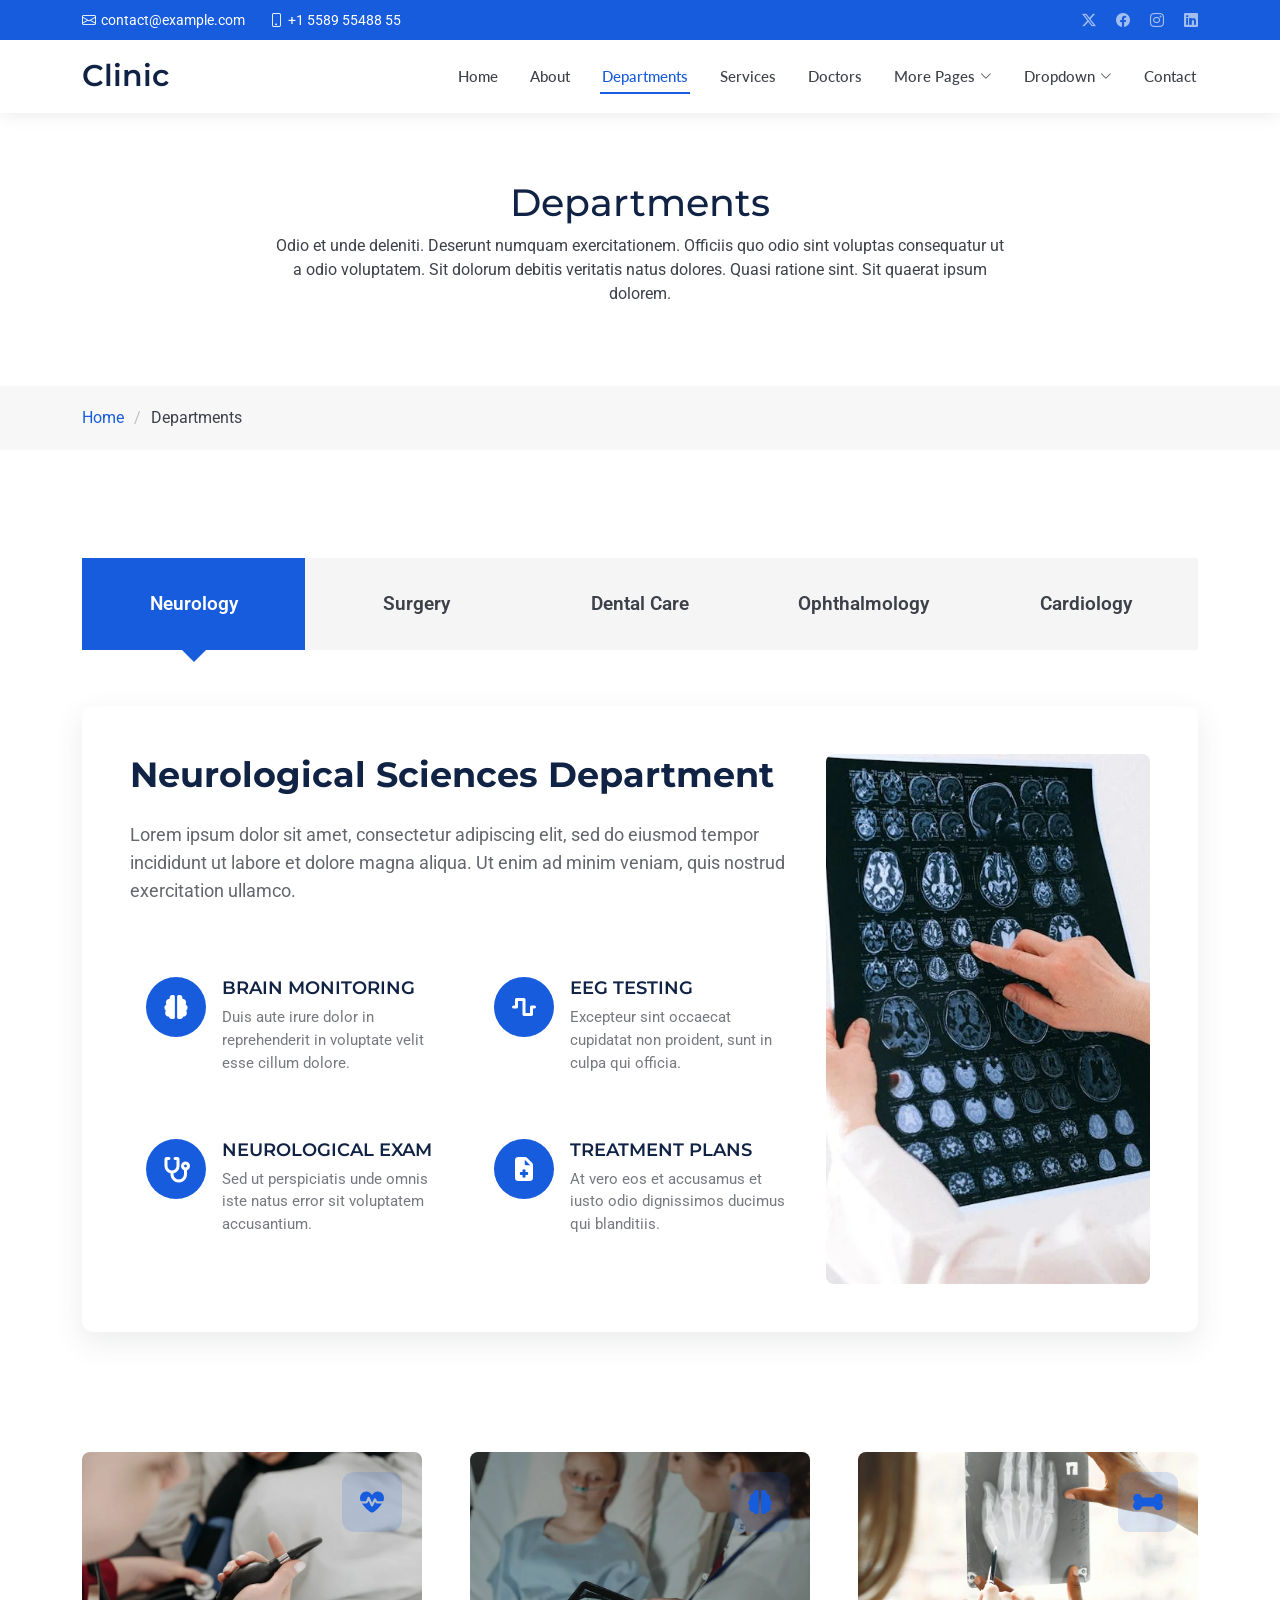
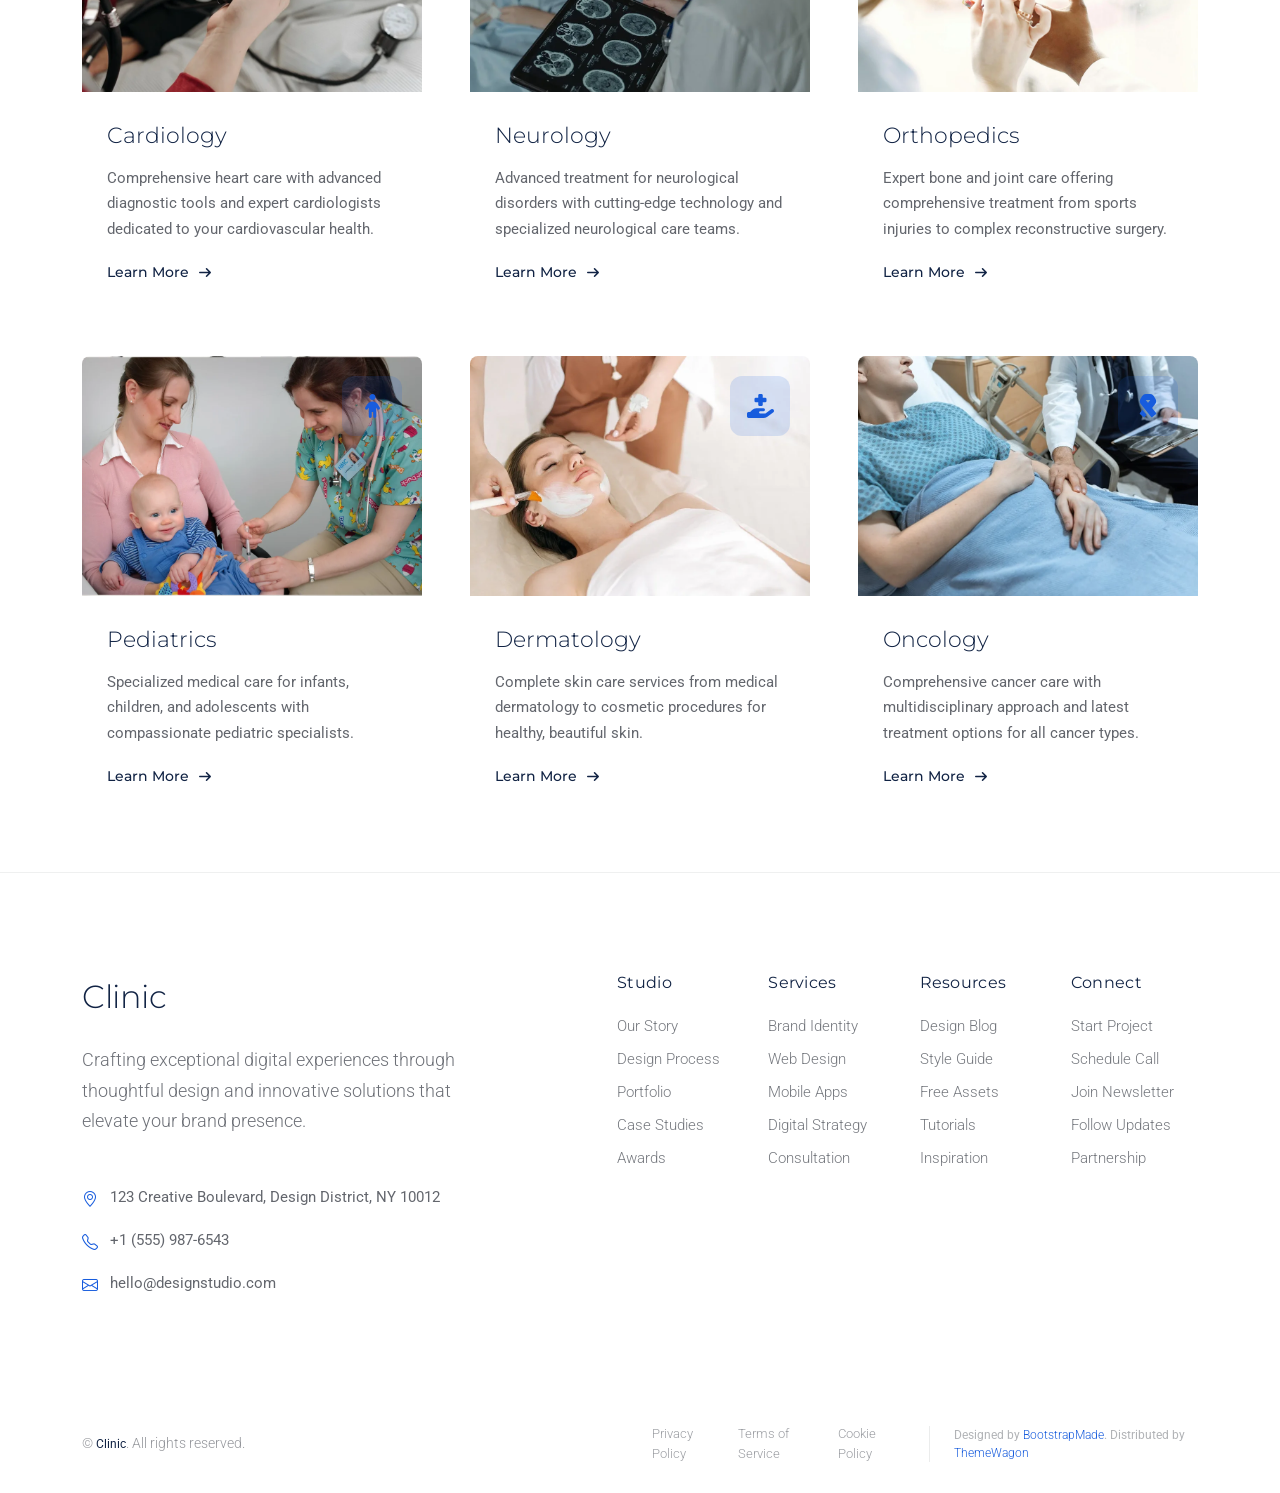
<file: departments.html>
<!DOCTYPE html>
<html lang="en">

<head>
  <meta charset="utf-8">
  <meta content="width=device-width, initial-scale=1.0" name="viewport">
  <title>Departments - Clinic Bootstrap Template</title>
  <meta name="description" content="">
  <meta name="keywords" content="">

  <!-- Favicons -->
  <link href="assets/img/favicon.png" rel="icon">
  <link href="assets/img/apple-touch-icon.png" rel="apple-touch-icon">

  <!-- Fonts -->
  <link href="https://fonts.googleapis.com" rel="preconnect">
  <link href="https://fonts.gstatic.com" rel="preconnect" crossorigin>
  <link
    href="https://fonts.googleapis.com/css2?family=Roboto:ital,wght@0,100;0,300;0,400;0,500;0,700;0,900;1,100;1,300;1,400;1,500;1,700;1,900&family=Montserrat:ital,wght@0,100;0,200;0,300;0,400;0,500;0,600;0,700;0,800;0,900;1,100;1,200;1,300;1,400;1,500;1,600;1,700;1,800;1,900&family=Lato:ital,wght@0,100;0,300;0,400;0,700;0,900;1,100;1,300;1,400;1,700;1,900&display=swap"
    rel="stylesheet">

  <!-- Vendor CSS Files -->
  <link href="assets/vendor/bootstrap/css/bootstrap.min.css" rel="stylesheet">
  <link href="assets/vendor/bootstrap-icons/bootstrap-icons.css" rel="stylesheet">
  <link href="assets/vendor/aos/aos.css" rel="stylesheet">
  <link href="assets/vendor/glightbox/css/glightbox.min.css" rel="stylesheet">
  <link href="assets/vendor/fontawesome-free/css/all.min.css" rel="stylesheet">
  <link href="assets/vendor/swiper/swiper-bundle.min.css" rel="stylesheet">

  <!-- Main CSS File -->
  <link href="assets/css/main.css" rel="stylesheet">

  <!-- =======================================================
  * Template Name: Clinic
  * Template URL: https://bootstrapmade.com/clinic-bootstrap-template/
  * Updated: Jul 23 2025 with Bootstrap v5.3.7
  * Author: BootstrapMade.com
  * License: https://bootstrapmade.com/license/
  ======================================================== -->
</head>

<body class="departments-page">

  <header id="header" class="header fixed-top">

    <div class="topbar d-flex align-items-center dark-background">
      <div class="container d-flex justify-content-center justify-content-md-between">
        <div class="contact-info d-flex align-items-center">
          <i class="bi bi-envelope d-flex align-items-center"><a
              href="mailto:contact@example.com">contact@example.com</a></i>
          <i class="bi bi-phone d-flex align-items-center ms-4"><span>+1 5589 55488 55</span></i>
        </div>
        <div class="social-links d-none d-md-flex align-items-center">
          <a href="#!" class="twitter"><i class="bi bi-twitter-x"></i></a>
          <a href="#!" class="facebook"><i class="bi bi-facebook"></i></a>
          <a href="#!" class="instagram"><i class="bi bi-instagram"></i></a>
          <a href="#!" class="linkedin"><i class="bi bi-linkedin"></i></a>
        </div>
      </div>
    </div><!-- End Top Bar -->

    <div class="branding d-flex align-items-cente">

      <div class="container position-relative d-flex align-items-center justify-content-between">
        <a href="index.html" class="logo d-flex align-items-center">
          <!-- Uncomment the line below if you also wish to use an image logo -->
          <!-- <img src="assets/img/logo.webp" alt=""> -->
          <h1 class="sitename">Clinic</h1>
        </a>

        <nav id="navmenu" class="navmenu">
          <ul>
            <li><a href="index.html">Home</a></li>
            <li><a href="about.html">About</a></li>
            <li><a href="departments.html" class="active">Departments</a></li>
            <li><a href="services.html">Services</a></li>
            <li><a href="doctors.html">Doctors</a></li>
            <li class="dropdown"><a href="#"><span>More Pages</span> <i
                  class="bi bi-chevron-down toggle-dropdown"></i></a>
              <ul>
                <li><a href="department-details.html">Department Details</a></li>
                <li><a href="service-details.html">Service Details</a></li>
                <li><a href="appointment.html">Appointment</a></li>
                <li><a href="testimonials.html">Testimonials</a></li>
                <li><a href="faq.html">Frequently Asked Questions</a></li>
                <li><a href="gallery.html">Gallery</a></li>
                <li><a href="terms.html">Terms</a></li>
                <li><a href="privacy.html">Privacy</a></li>
                <li><a href="404.html">404</a></li>
              </ul>
            </li>
            <li class="dropdown"><a href="#"><span>Dropdown</span> <i
                  class="bi bi-chevron-down toggle-dropdown"></i></a>
              <ul>
                <li><a href="#">Dropdown 1</a></li>
                <li class="dropdown"><a href="#"><span>Deep Dropdown</span> <i
                      class="bi bi-chevron-down toggle-dropdown"></i></a>
                  <ul>
                    <li><a href="#">Deep Dropdown 1</a></li>
                    <li><a href="#">Deep Dropdown 2</a></li>
                    <li><a href="#">Deep Dropdown 3</a></li>
                    <li><a href="#">Deep Dropdown 4</a></li>
                    <li><a href="#">Deep Dropdown 5</a></li>
                  </ul>
                </li>
                <li><a href="#">Dropdown 2</a></li>
                <li><a href="#">Dropdown 3</a></li>
                <li><a href="#">Dropdown 4</a></li>
              </ul>
            </li>
            <li><a href="contact.html">Contact</a></li>
          </ul>
          <i class="mobile-nav-toggle d-xl-none bi bi-list"></i>
        </nav>

      </div>

    </div>

  </header>

  <main class="main">

    <!-- Page Title -->
    <div class="page-title">
      <div class="heading">
        <div class="container">
          <div class="row d-flex justify-content-center text-center">
            <div class="col-lg-8">
              <h1 class="heading-title">Departments</h1>
              <p class="mb-0">
                Odio et unde deleniti. Deserunt numquam exercitationem. Officiis quo
                odio sint voluptas consequatur ut a odio voluptatem. Sit dolorum
                debitis veritatis natus dolores. Quasi ratione sint. Sit quaerat
                ipsum dolorem.
              </p>
            </div>
          </div>
        </div>
      </div>
      <nav class="breadcrumbs">
        <div class="container">
          <ol>
            <li><a href="index.html">Home</a></li>
            <li class="current">Departments</li>
          </ol>
        </div>
      </nav>
    </div><!-- End Page Title -->

    <!-- Departments Tabs Section -->
    <section id="departments-tabs" class="departments-tabs section">

      <div class="container" data-aos="fade-up" data-aos-delay="100">

        <div class="medical-specialties">
          <div class="row">
            <div class="col-12">
              <div class="specialty-navigation">
                <div class="nav nav-pills d-flex" id="specialty-tabs" role="tablist" data-aos="fade-up"
                  data-aos-delay="400">
                  <a class="nav-link department-tab active" id="neurology-tab" data-bs-toggle="pill"
                    href="#departments-tabs-neurology" role="tab" aria-controls="departments-tabs-neurology"
                    aria-selected="true" data-aos="fade-up" data-aos-delay="100">Neurology</a>
                  <a class="nav-link department-tab" id="surgery-tab" data-bs-toggle="pill"
                    href="#departments-tabs-surgery" role="tab" aria-controls="departments-tabs-surgery"
                    aria-selected="false" data-aos="fade-up" data-aos-delay="150">Surgery</a>
                  <a class="nav-link department-tab" id="dental-tab" data-bs-toggle="pill"
                    href="#departments-tabs-dental" role="tab" aria-controls="departments-tabs-dental"
                    aria-selected="false" data-aos="fade-up" data-aos-delay="200">Dental Care</a>
                  <a class="nav-link department-tab" id="ophthalmology-tab" data-bs-toggle="pill"
                    href="#departments-tabs-ophthalmology" role="tab" aria-controls="departments-tabs-ophthalmology"
                    aria-selected="false" data-aos="fade-up" data-aos-delay="250">Ophthalmology</a>
                  <a class="nav-link department-tab" id="cardiology-tab" data-bs-toggle="pill"
                    href="#departments-tabs-cardiology" role="tab" aria-controls="departments-tabs-cardiology"
                    aria-selected="false" data-aos="fade-up" data-aos-delay="300">Cardiology</a>
                </div>
              </div>
            </div>

            <div class="col-12">
              <div class="tab-content department-content" id="specialty-content" data-aos="fade-up"
                data-aos-delay="500">

                <div class="tab-pane fade show active" id="departments-tabs-neurology" role="tabpanel"
                  aria-labelledby="neurology-tab">
                  <div class="row department-layout">
                    <div class="col-lg-4 order-lg-2">
                      <div class="department-image">
                        <img src="assets/img/health/neurology-3.webp" alt="Neurology Department" class="img-fluid">
                      </div>
                    </div>
                    <div class="col-lg-8 order-lg-1">
                      <div class="department-info">
                        <h2 class="department-title">Neurological Sciences Department</h2>
                        <p class="department-description">Lorem ipsum dolor sit amet, consectetur adipiscing elit, sed
                          do eiusmod tempor incididunt ut labore et dolore magna aliqua. Ut enim ad minim veniam, quis
                          nostrud exercitation ullamco.</p>

                        <div class="row mt-4">
                          <div class="col-md-6">
                            <div class="service-item">
                              <div class="service-icon">
                                <i class="fas fa-brain"></i>
                              </div>
                              <div class="service-content">
                                <h4>Brain Monitoring</h4>
                                <p>Duis aute irure dolor in reprehenderit in voluptate velit esse cillum dolore.</p>
                              </div>
                            </div>
                          </div>
                          <div class="col-md-6">
                            <div class="service-item">
                              <div class="service-icon">
                                <i class="fas fa-wave-square"></i>
                              </div>
                              <div class="service-content">
                                <h4>EEG Testing</h4>
                                <p>Excepteur sint occaecat cupidatat non proident, sunt in culpa qui officia.</p>
                              </div>
                            </div>
                          </div>
                          <div class="col-md-6">
                            <div class="service-item">
                              <div class="service-icon">
                                <i class="fas fa-stethoscope"></i>
                              </div>
                              <div class="service-content">
                                <h4>Neurological Exam</h4>
                                <p>Sed ut perspiciatis unde omnis iste natus error sit voluptatem accusantium.</p>
                              </div>
                            </div>
                          </div>
                          <div class="col-md-6">
                            <div class="service-item">
                              <div class="service-icon">
                                <i class="fas fa-file-medical"></i>
                              </div>
                              <div class="service-content">
                                <h4>Treatment Plans</h4>
                                <p>At vero eos et accusamus et iusto odio dignissimos ducimus qui blanditiis.</p>
                              </div>
                            </div>
                          </div>
                        </div>
                      </div>
                    </div>
                  </div>
                </div><!-- End Neurology Tab -->

                <div class="tab-pane fade" id="departments-tabs-surgery" role="tabpanel" aria-labelledby="surgery-tab">
                  <div class="row department-layout">
                    <div class="col-lg-4 order-lg-2">
                      <div class="department-image">
                        <img src="assets/img/health/surgery-2.webp" alt="Surgery Department" class="img-fluid">
                      </div>
                    </div>
                    <div class="col-lg-8 order-lg-1">
                      <div class="department-info">
                        <h2 class="department-title">Surgical Services Department</h2>
                        <p class="department-description">Nemo enim ipsam voluptatem quia voluptas sit aspernatur aut
                          odit aut fugit, sed quia consequuntur magni dolores eos qui ratione voluptatem sequi nesciunt.
                        </p>

                        <div class="row mt-4">
                          <div class="col-md-6">
                            <div class="service-item">
                              <div class="service-icon">
                                <i class="fas fa-cut"></i>
                              </div>
                              <div class="service-content">
                                <h4>Minimally Invasive</h4>
                                <p>Neque porro quisquam est, qui dolorem ipsum quia dolor sit amet.</p>
                              </div>
                            </div>
                          </div>
                          <div class="col-md-6">
                            <div class="service-item">
                              <div class="service-icon">
                                <i class="fas fa-tools"></i>
                              </div>
                              <div class="service-content">
                                <h4>Advanced Procedures</h4>
                                <p>Consectetur, adipisci velit, sed quia non numquam eius modi tempora.</p>
                              </div>
                            </div>
                          </div>
                          <div class="col-md-6">
                            <div class="service-item">
                              <div class="service-icon">
                                <i class="fas fa-shield-alt"></i>
                              </div>
                              <div class="service-content">
                                <h4>Safe Operations</h4>
                                <p>Incidunt ut labore et dolore magnam aliquam quaerat voluptatem.</p>
                              </div>
                            </div>
                          </div>
                          <div class="col-md-6">
                            <div class="service-item">
                              <div class="service-icon">
                                <i class="fas fa-clock"></i>
                              </div>
                              <div class="service-content">
                                <h4>Recovery Support</h4>
                                <p>Ut enim ad minima veniam, quis nostrum exercitationem ullam corporis.</p>
                              </div>
                            </div>
                          </div>
                        </div>
                      </div>
                    </div>
                  </div>
                </div><!-- End Surgery Tab -->

                <div class="tab-pane fade" id="departments-tabs-dental" role="tabpanel" aria-labelledby="dental-tab">
                  <div class="row department-layout">
                    <div class="col-lg-4 order-lg-2">
                      <div class="department-image">
                        <img src="assets/img/health/dermatology-1.webp" alt="Dental Care Department" class="img-fluid">
                      </div>
                    </div>
                    <div class="col-lg-8 order-lg-1">
                      <div class="department-info">
                        <h2 class="department-title">Dental Care Department</h2>
                        <p class="department-description">Suscipit laboriosam, nisi ut aliquid ex ea commodi
                          consequatur. Quis autem vel eum iure reprehenderit qui in ea voluptate velit esse quam nihil
                          molestiae.</p>

                        <div class="row mt-4">
                          <div class="col-md-6">
                            <div class="service-item">
                              <div class="service-icon">
                                <i class="far fa-smile"></i>
                              </div>
                              <div class="service-content">
                                <h4>Oral Health</h4>
                                <p>Consequatur aut perferendis doloribus asperiores repellat tempore.</p>
                              </div>
                            </div>
                          </div>
                          <div class="col-md-6">
                            <div class="service-item">
                              <div class="service-icon">
                                <i class="fas fa-tooth"></i>
                              </div>
                              <div class="service-content">
                                <h4>Teeth Cleaning</h4>
                                <p>Et harum quidem rerum facilis est et expedita distinctio nam libero.</p>
                              </div>
                            </div>
                          </div>
                          <div class="col-md-6">
                            <div class="service-item">
                              <div class="service-icon">
                                <i class="fas fa-star"></i>
                              </div>
                              <div class="service-content">
                                <h4>Cosmetic Dentistry</h4>
                                <p>Tempore cum soluta nobis est eligendi optio cumque nihil impedit quo minus.</p>
                              </div>
                            </div>
                          </div>
                          <div class="col-md-6">
                            <div class="service-item">
                              <div class="service-icon">
                                <i class="fas fa-cog"></i>
                              </div>
                              <div class="service-content">
                                <h4>Orthodontics</h4>
                                <p>Id quod maxime placeat facere possimus, omnis voluptas assumenda est.</p>
                              </div>
                            </div>
                          </div>
                        </div>
                      </div>
                    </div>
                  </div>
                </div><!-- End Dental Tab -->

                <div class="tab-pane fade" id="departments-tabs-ophthalmology" role="tabpanel"
                  aria-labelledby="ophthalmology-tab">
                  <div class="row department-layout">
                    <div class="col-lg-4 order-lg-2">
                      <div class="department-image">
                        <img src="assets/img/health/pediatrics-4.webp" alt="Ophthalmology Department" class="img-fluid">
                      </div>
                    </div>
                    <div class="col-lg-8 order-lg-1">
                      <div class="department-info">
                        <h2 class="department-title">Ophthalmology Department</h2>
                        <p class="department-description">Omnis dolor repellendus temporibus autem quibusdam et aut
                          officiis debitis aut rerum necessitatibus saepe eveniet ut et voluptates repudiandae.</p>

                        <div class="row mt-4">
                          <div class="col-md-6">
                            <div class="service-item">
                              <div class="service-icon">
                                <i class="fas fa-eye"></i>
                              </div>
                              <div class="service-content">
                                <h4>Vision Testing</h4>
                                <p>Sint et voluptatum sint quia dolor sit amet consectetur adipiscing elit.</p>
                              </div>
                            </div>
                          </div>
                          <div class="col-md-6">
                            <div class="service-item">
                              <div class="service-icon">
                                <i class="fas fa-camera"></i>
                              </div>
                              <div class="service-content">
                                <h4>Retinal Imaging</h4>
                                <p>Sed do eiusmod tempor incididunt ut labore et dolore magna aliqua ut.</p>
                              </div>
                            </div>
                          </div>
                          <div class="col-md-6">
                            <div class="service-item">
                              <div class="service-icon">
                                <i class="fas fa-bolt"></i>
                              </div>
                              <div class="service-content">
                                <h4>Laser Surgery</h4>
                                <p>Enim ad minim veniam quis nostrud exercitation ullamco laboris nisi.</p>
                              </div>
                            </div>
                          </div>
                          <div class="col-md-6">
                            <div class="service-item">
                              <div class="service-icon">
                                <i class="fas fa-prescription-bottle"></i>
                              </div>
                              <div class="service-content">
                                <h4>Eye Care Plans</h4>
                                <p>Ut aliquip ex ea commodo consequat duis aute irure dolor in reprehenderit.</p>
                              </div>
                            </div>
                          </div>
                        </div>
                      </div>
                    </div>
                  </div>
                </div><!-- End Ophthalmology Tab -->

                <div class="tab-pane fade" id="departments-tabs-cardiology" role="tabpanel"
                  aria-labelledby="cardiology-tab">
                  <div class="row department-layout">
                    <div class="col-lg-4 order-lg-2">
                      <div class="department-image">
                        <img src="assets/img/health/cardiology-3.webp" alt="Cardiology Department" class="img-fluid">
                      </div>
                    </div>
                    <div class="col-lg-8 order-lg-1">
                      <div class="department-info">
                        <h2 class="department-title">Cardiology Department</h2>
                        <p class="department-description">In voluptate velit esse cillum dolore eu fugiat nulla pariatur
                          excepteur sint occaecat cupidatat non proident sunt in culpa qui officia deserunt.</p>

                        <div class="row mt-4">
                          <div class="col-md-6">
                            <div class="service-item">
                              <div class="service-icon">
                                <i class="fas fa-heartbeat"></i>
                              </div>
                              <div class="service-content">
                                <h4>Heart Monitoring</h4>
                                <p>Mollit anim id est laborum sed ut perspiciatis unde omnis iste natus error.</p>
                              </div>
                            </div>
                          </div>
                          <div class="col-md-6">
                            <div class="service-item">
                              <div class="service-icon">
                                <i class="fas fa-chart-line"></i>
                              </div>
                              <div class="service-content">
                                <h4>ECG Analysis</h4>
                                <p>Sit voluptatem accusantium doloremque laudantium totam rem aperiam.</p>
                              </div>
                            </div>
                          </div>
                          <div class="col-md-6">
                            <div class="service-item">
                              <div class="service-icon">
                                <i class="fas fa-tint"></i>
                              </div>
                              <div class="service-content">
                                <h4>Blood Tests</h4>
                                <p>Eaque ipsa quae ab illo inventore veritatis et quasi architecto beatae.</p>
                              </div>
                            </div>
                          </div>
                          <div class="col-md-6">
                            <div class="service-item">
                              <div class="service-icon">
                                <i class="fas fa-shield-heart"></i>
                              </div>
                              <div class="service-content">
                                <h4>Preventive Care</h4>
                                <p>Vitae dicta sunt explicabo nemo enim ipsam voluptatem quia voluptas sit.</p>
                              </div>
                            </div>
                          </div>
                        </div>
                      </div>
                    </div>
                  </div>
                </div><!-- End Cardiology Tab -->

              </div>
            </div>
          </div>
        </div>

      </div>

    </section><!-- /Departments Tabs Section -->

    <!-- Departments Section -->
    <section id="departments" class="departments section">

      <div class="container" data-aos="fade-up" data-aos-delay="100">

        <div class="row g-5">

          <div class="col-lg-4 col-md-6" data-aos="fade-up" data-aos-delay="100">
            <div class="department-card">
              <div class="department-icon">
                <i class="fas fa-heartbeat"></i>
              </div>
              <div class="department-image">
                <img src="assets/img/health/cardiology-3.webp" alt="Cardiology Department" class="img-fluid">
              </div>
              <div class="department-content">
                <h3>Cardiology</h3>
                <p>Comprehensive heart care with advanced diagnostic tools and expert cardiologists dedicated to your
                  cardiovascular health.</p>
                <a href="#!" class="learn-more">
                  <span>Learn More</span>
                  <i class="fas fa-arrow-right"></i>
                </a>
              </div>
            </div>
          </div><!-- End Department Card -->

          <div class="col-lg-4 col-md-6" data-aos="fade-up" data-aos-delay="200">
            <div class="department-card">
              <div class="department-icon">
                <i class="fas fa-brain"></i>
              </div>
              <div class="department-image">
                <img src="assets/img/health/neurology-2.webp" alt="Neurology Department" class="img-fluid">
              </div>
              <div class="department-content">
                <h3>Neurology</h3>
                <p>Advanced treatment for neurological disorders with cutting-edge technology and specialized
                  neurological care teams.</p>
                <a href="#!" class="learn-more">
                  <span>Learn More</span>
                  <i class="fas fa-arrow-right"></i>
                </a>
              </div>
            </div>
          </div><!-- End Department Card -->

          <div class="col-lg-4 col-md-6" data-aos="fade-up" data-aos-delay="300">
            <div class="department-card">
              <div class="department-icon">
                <i class="fas fa-bone"></i>
              </div>
              <div class="department-image">
                <img src="assets/img/health/orthopedics-4.webp" alt="Orthopedics Department" class="img-fluid">
              </div>
              <div class="department-content">
                <h3>Orthopedics</h3>
                <p>Expert bone and joint care offering comprehensive treatment from sports injuries to complex
                  reconstructive surgery.</p>
                <a href="#!" class="learn-more">
                  <span>Learn More</span>
                  <i class="fas fa-arrow-right"></i>
                </a>
              </div>
            </div>
          </div><!-- End Department Card -->

          <div class="col-lg-4 col-md-6" data-aos="fade-up" data-aos-delay="100">
            <div class="department-card">
              <div class="department-icon">
                <i class="fas fa-child"></i>
              </div>
              <div class="department-image">
                <img src="assets/img/health/pediatrics-3.webp" alt="Pediatrics Department" class="img-fluid">
              </div>
              <div class="department-content">
                <h3>Pediatrics</h3>
                <p>Specialized medical care for infants, children, and adolescents with compassionate pediatric
                  specialists.</p>
                <a href="#!" class="learn-more">
                  <span>Learn More</span>
                  <i class="fas fa-arrow-right"></i>
                </a>
              </div>
            </div>
          </div><!-- End Department Card -->

          <div class="col-lg-4 col-md-6" data-aos="fade-up" data-aos-delay="200">
            <div class="department-card">
              <div class="department-icon">
                <i class="fas fa-hand-holding-medical"></i>
              </div>
              <div class="department-image">
                <img src="assets/img/health/dermatology-4.webp" alt="Dermatology Department" class="img-fluid">
              </div>
              <div class="department-content">
                <h3>Dermatology</h3>
                <p>Complete skin care services from medical dermatology to cosmetic procedures for healthy, beautiful
                  skin.</p>
                <a href="#!" class="learn-more">
                  <span>Learn More</span>
                  <i class="fas fa-arrow-right"></i>
                </a>
              </div>
            </div>
          </div><!-- End Department Card -->

          <div class="col-lg-4 col-md-6" data-aos="fade-up" data-aos-delay="300">
            <div class="department-card">
              <div class="department-icon">
                <i class="fas fa-ribbon"></i>
              </div>
              <div class="department-image">
                <img src="assets/img/health/oncology-2.webp" alt="Oncology Department" class="img-fluid">
              </div>
              <div class="department-content">
                <h3>Oncology</h3>
                <p>Comprehensive cancer care with multidisciplinary approach and latest treatment options for all cancer
                  types.</p>
                <a href="#!" class="learn-more">
                  <span>Learn More</span>
                  <i class="fas fa-arrow-right"></i>
                </a>
              </div>
            </div>
          </div><!-- End Department Card -->

        </div>

      </div>

    </section><!-- /Departments Section -->

  </main>

  <footer id="footer" class="footer-16 footer position-relative">

    <div class="container">

      <div class="footer-main" data-aos="fade-up" data-aos-delay="100">
        <div class="row align-items-start">

          <div class="col-lg-5">
            <div class="brand-section">
              <a href="index.html" class="logo d-flex align-items-center mb-4">
                <span class="sitename">Clinic</span>
              </a>
              <p class="brand-description">Crafting exceptional digital experiences through thoughtful design and
                innovative solutions that elevate your brand presence.</p>

              <div class="contact-info mt-5">
                <div class="contact-item">
                  <i class="bi bi-geo-alt"></i>
                  <span>123 Creative Boulevard, Design District, NY 10012</span>
                </div>
                <div class="contact-item">
                  <i class="bi bi-telephone"></i>
                  <span>+1 (555) 987-6543</span>
                </div>
                <div class="contact-item">
                  <i class="bi bi-envelope"></i>
                  <span>hello@designstudio.com</span>
                </div>
              </div>
            </div>
          </div>

          <div class="col-lg-7">
            <div class="footer-nav-wrapper">
              <div class="row">

                <div class="col-6 col-lg-3">
                  <div class="nav-column">
                    <h6>Studio</h6>
                    <nav class="footer-nav">
                      <a href="#!">Our Story</a>
                      <a href="#!">Design Process</a>
                      <a href="#!">Portfolio</a>
                      <a href="#!">Case Studies</a>
                      <a href="#!">Awards</a>
                    </nav>
                  </div>
                </div>

                <div class="col-6 col-lg-3">
                  <div class="nav-column">
                    <h6>Services</h6>
                    <nav class="footer-nav">
                      <a href="#!">Brand Identity</a>
                      <a href="#!">Web Design</a>
                      <a href="#!">Mobile Apps</a>
                      <a href="#!">Digital Strategy</a>
                      <a href="#!">Consultation</a>
                    </nav>
                  </div>
                </div>

                <div class="col-6 col-lg-3">
                  <div class="nav-column">
                    <h6>Resources</h6>
                    <nav class="footer-nav">
                      <a href="#!">Design Blog</a>
                      <a href="#!">Style Guide</a>
                      <a href="#!">Free Assets</a>
                      <a href="#!">Tutorials</a>
                      <a href="#!">Inspiration</a>
                    </nav>
                  </div>
                </div>

                <div class="col-6 col-lg-3">
                  <div class="nav-column">
                    <h6>Connect</h6>
                    <nav class="footer-nav">
                      <a href="#!">Start Project</a>
                      <a href="#!">Schedule Call</a>
                      <a href="#!">Join Newsletter</a>
                      <a href="#!">Follow Updates</a>
                      <a href="#!">Partnership</a>
                    </nav>
                  </div>
                </div>

              </div>
            </div>
          </div>

        </div>
      </div>

    </div>

    <div class="footer-bottom">
      <div class="container">
        <div class="bottom-content" data-aos="fade-up" data-aos-delay="300">
          <div class="row align-items-center">

            <div class="col-lg-6">
              <div class="copyright">
                <p>© <span class="sitename">Clinic</span>. All rights reserved.</p>
              </div>
            </div>

            <div class="col-lg-6">
              <div class="legal-links">
                <a href="#!">Privacy Policy</a>
                <a href="#!">Terms of Service</a>
                <a href="#!">Cookie Policy</a>
                <div class="credits">
                  <!-- All the links in the footer should remain intact. -->
                  <!-- You can delete the links only if you've purchased the pro version. -->
                  <!-- Licensing information: https://bootstrapmade.com/license/ -->
                  <!-- Purchase the pro version with working PHP/AJAX contact form: [buy-url] -->
                  Designed by <a href="https://bootstrapmade.com/">BootstrapMade</a>. Distributed by <a
                    href="https://themewagon.com" target="_blank">ThemeWagon</a>
                </div>
              </div>
            </div>

          </div>
        </div>
      </div>
    </div>

  </footer>

  <!-- Scroll Top -->
  <a href="#!" id="scroll-top" class="scroll-top d-flex align-items-center justify-content-center"><i
      class="bi bi-arrow-up-short"></i></a>

  <!-- Preloader -->
  <div id="preloader"></div>

  <!-- Vendor JS Files -->
  <script src="assets/vendor/bootstrap/js/bootstrap.bundle.min.js"></script>
  <script src="assets/vendor/php-email-form/validate.js"></script>
  <script src="assets/vendor/aos/aos.js"></script>
  <script src="assets/vendor/glightbox/js/glightbox.min.js"></script>
  <script src="assets/vendor/purecounter/purecounter_vanilla.js"></script>
  <script src="assets/vendor/swiper/swiper-bundle.min.js"></script>

  <!-- Main JS File -->
  <script src="assets/js/main.js"></script>

</body>

</html>
</file>
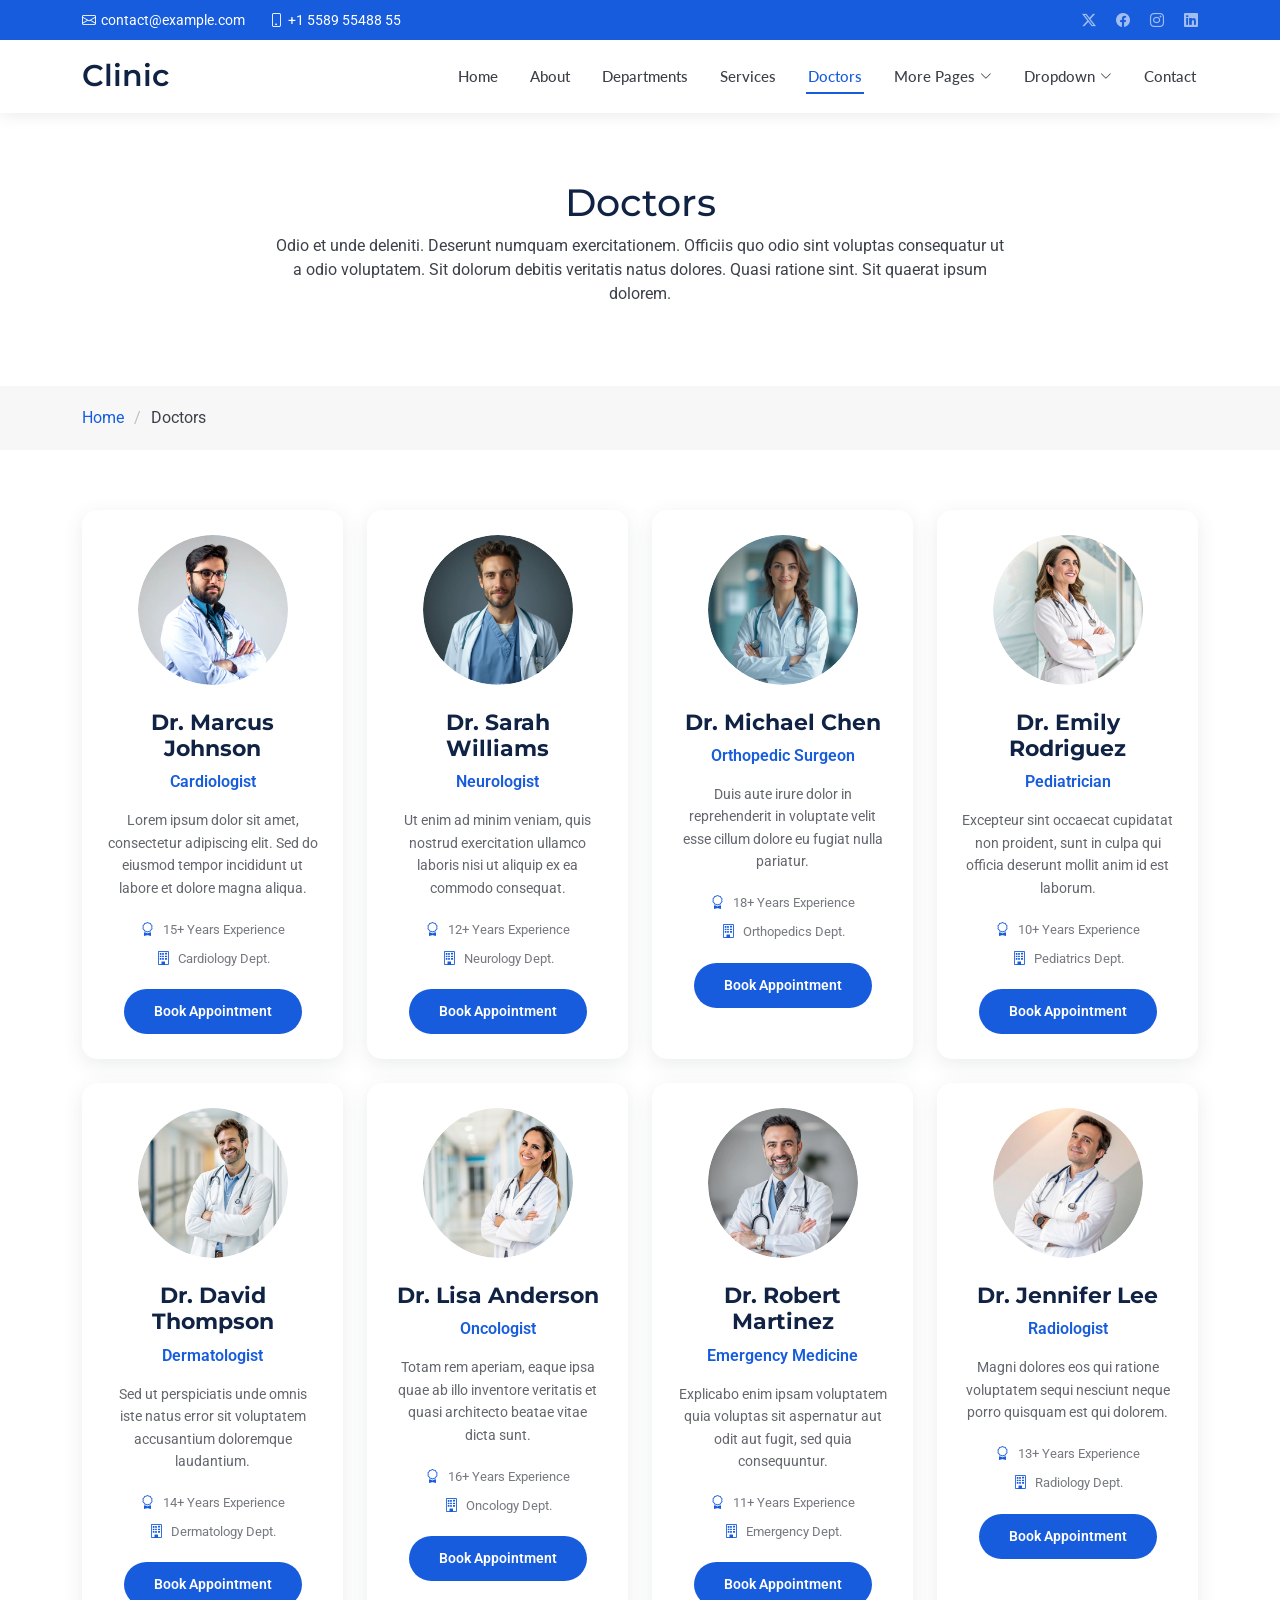
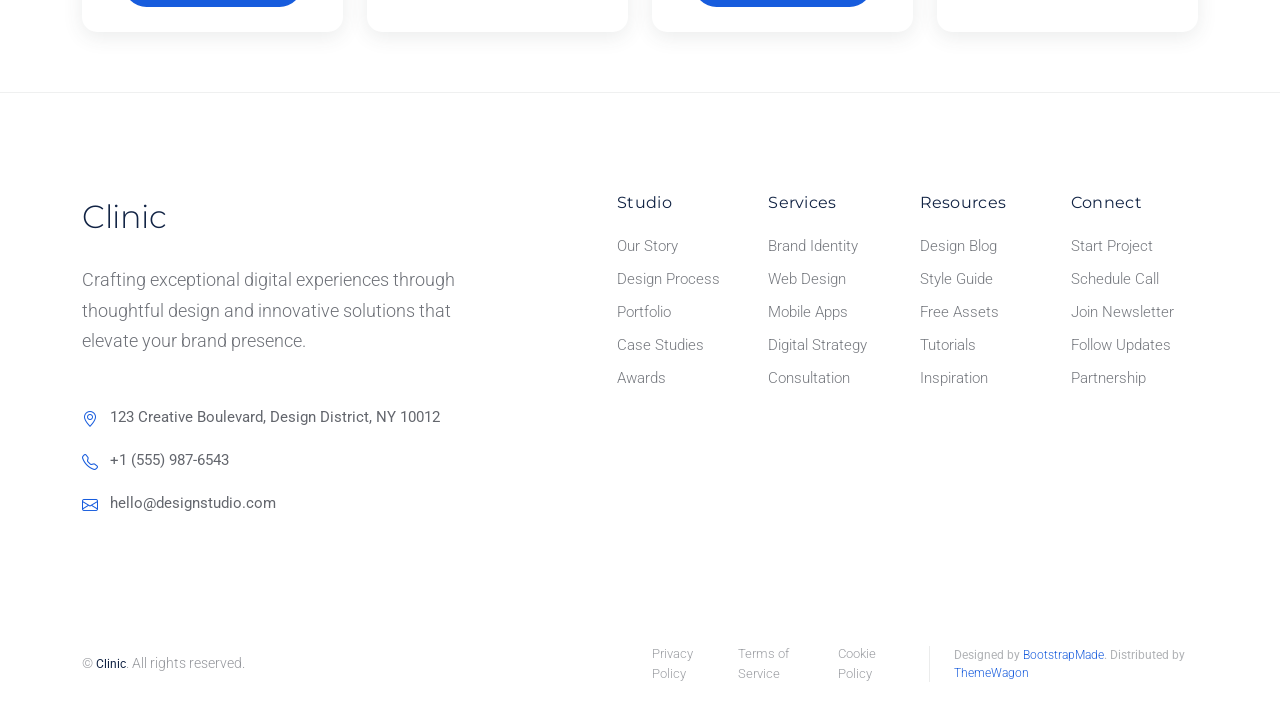
<file: doctors.html>
<!DOCTYPE html>
<html lang="en">

<head>
  <meta charset="utf-8">
  <meta content="width=device-width, initial-scale=1.0" name="viewport">
  <title>Doctors - Clinic Bootstrap Template</title>
  <meta name="description" content="">
  <meta name="keywords" content="">

  <!-- Favicons -->
  <link href="assets/img/favicon.png" rel="icon">
  <link href="assets/img/apple-touch-icon.png" rel="apple-touch-icon">

  <!-- Fonts -->
  <link href="https://fonts.googleapis.com" rel="preconnect">
  <link href="https://fonts.gstatic.com" rel="preconnect" crossorigin>
  <link
    href="https://fonts.googleapis.com/css2?family=Roboto:ital,wght@0,100;0,300;0,400;0,500;0,700;0,900;1,100;1,300;1,400;1,500;1,700;1,900&family=Montserrat:ital,wght@0,100;0,200;0,300;0,400;0,500;0,600;0,700;0,800;0,900;1,100;1,200;1,300;1,400;1,500;1,600;1,700;1,800;1,900&family=Lato:ital,wght@0,100;0,300;0,400;0,700;0,900;1,100;1,300;1,400;1,700;1,900&display=swap"
    rel="stylesheet">

  <!-- Vendor CSS Files -->
  <link href="assets/vendor/bootstrap/css/bootstrap.min.css" rel="stylesheet">
  <link href="assets/vendor/bootstrap-icons/bootstrap-icons.css" rel="stylesheet">
  <link href="assets/vendor/aos/aos.css" rel="stylesheet">
  <link href="assets/vendor/glightbox/css/glightbox.min.css" rel="stylesheet">
  <link href="assets/vendor/fontawesome-free/css/all.min.css" rel="stylesheet">
  <link href="assets/vendor/swiper/swiper-bundle.min.css" rel="stylesheet">

  <!-- Main CSS File -->
  <link href="assets/css/main.css" rel="stylesheet">

  <!-- =======================================================
  * Template Name: Clinic
  * Template URL: https://bootstrapmade.com/clinic-bootstrap-template/
  * Updated: Jul 23 2025 with Bootstrap v5.3.7
  * Author: BootstrapMade.com
  * License: https://bootstrapmade.com/license/
  ======================================================== -->
</head>

<body class="doctors-page">

  <header id="header" class="header fixed-top">

    <div class="topbar d-flex align-items-center dark-background">
      <div class="container d-flex justify-content-center justify-content-md-between">
        <div class="contact-info d-flex align-items-center">
          <i class="bi bi-envelope d-flex align-items-center"><a
              href="mailto:contact@example.com">contact@example.com</a></i>
          <i class="bi bi-phone d-flex align-items-center ms-4"><span>+1 5589 55488 55</span></i>
        </div>
        <div class="social-links d-none d-md-flex align-items-center">
          <a href="#!" class="twitter"><i class="bi bi-twitter-x"></i></a>
          <a href="#!" class="facebook"><i class="bi bi-facebook"></i></a>
          <a href="#!" class="instagram"><i class="bi bi-instagram"></i></a>
          <a href="#!" class="linkedin"><i class="bi bi-linkedin"></i></a>
        </div>
      </div>
    </div><!-- End Top Bar -->

    <div class="branding d-flex align-items-cente">

      <div class="container position-relative d-flex align-items-center justify-content-between">
        <a href="index.html" class="logo d-flex align-items-center">
          <!-- Uncomment the line below if you also wish to use an image logo -->
          <!-- <img src="assets/img/logo.webp" alt=""> -->
          <h1 class="sitename">Clinic</h1>
        </a>

        <nav id="navmenu" class="navmenu">
          <ul>
            <li><a href="index.html">Home</a></li>
            <li><a href="about.html">About</a></li>
            <li><a href="departments.html">Departments</a></li>
            <li><a href="services.html">Services</a></li>
            <li><a href="doctors.html" class="active">Doctors</a></li>
            <li class="dropdown"><a href="#"><span>More Pages</span> <i
                  class="bi bi-chevron-down toggle-dropdown"></i></a>
              <ul>
                <li><a href="department-details.html">Department Details</a></li>
                <li><a href="service-details.html">Service Details</a></li>
                <li><a href="appointment.html">Appointment</a></li>
                <li><a href="testimonials.html">Testimonials</a></li>
                <li><a href="faq.html">Frequently Asked Questions</a></li>
                <li><a href="gallery.html">Gallery</a></li>
                <li><a href="terms.html">Terms</a></li>
                <li><a href="privacy.html">Privacy</a></li>
                <li><a href="404.html">404</a></li>
              </ul>
            </li>
            <li class="dropdown"><a href="#"><span>Dropdown</span> <i
                  class="bi bi-chevron-down toggle-dropdown"></i></a>
              <ul>
                <li><a href="#">Dropdown 1</a></li>
                <li class="dropdown"><a href="#"><span>Deep Dropdown</span> <i
                      class="bi bi-chevron-down toggle-dropdown"></i></a>
                  <ul>
                    <li><a href="#">Deep Dropdown 1</a></li>
                    <li><a href="#">Deep Dropdown 2</a></li>
                    <li><a href="#">Deep Dropdown 3</a></li>
                    <li><a href="#">Deep Dropdown 4</a></li>
                    <li><a href="#">Deep Dropdown 5</a></li>
                  </ul>
                </li>
                <li><a href="#">Dropdown 2</a></li>
                <li><a href="#">Dropdown 3</a></li>
                <li><a href="#">Dropdown 4</a></li>
              </ul>
            </li>
            <li><a href="contact.html">Contact</a></li>
          </ul>
          <i class="mobile-nav-toggle d-xl-none bi bi-list"></i>
        </nav>

      </div>

    </div>

  </header>

  <main class="main">

    <!-- Page Title -->
    <div class="page-title">
      <div class="heading">
        <div class="container">
          <div class="row d-flex justify-content-center text-center">
            <div class="col-lg-8">
              <h1 class="heading-title">Doctors</h1>
              <p class="mb-0">
                Odio et unde deleniti. Deserunt numquam exercitationem. Officiis quo
                odio sint voluptas consequatur ut a odio voluptatem. Sit dolorum
                debitis veritatis natus dolores. Quasi ratione sint. Sit quaerat
                ipsum dolorem.
              </p>
            </div>
          </div>
        </div>
      </div>
      <nav class="breadcrumbs">
        <div class="container">
          <ol>
            <li><a href="index.html">Home</a></li>
            <li class="current">Doctors</li>
          </ol>
        </div>
      </nav>
    </div><!-- End Page Title -->

    <!-- Doctors Section -->
    <section id="doctors" class="doctors section">

      <div class="container" data-aos="fade-up" data-aos-delay="100">

        <div class="row gy-4">

          <div class="col-lg-3 col-md-6" data-aos="fade-up" data-aos-delay="100">
            <div class="doctor-card">
              <div class="doctor-image">
                <img src="assets/img/health/staff-1.webp" alt="Dr. Marcus Johnson" class="img-fluid">
                <div class="doctor-overlay">
                  <div class="social-links">
                    <a href="#!"><i class="bi bi-linkedin"></i></a>
                    <a href="#!"><i class="bi bi-envelope"></i></a>
                    <a href="#!"><i class="bi bi-phone"></i></a>
                  </div>
                </div>
              </div>
              <div class="doctor-content">
                <h4>Dr. Marcus Johnson</h4>
                <span class="specialty">Cardiologist</span>
                <p>Lorem ipsum dolor sit amet, consectetur adipiscing elit. Sed do eiusmod tempor incididunt ut labore
                  et dolore magna aliqua.</p>
                <div class="doctor-meta">
                  <div class="experience">
                    <i class="bi bi-award"></i>
                    <span>15+ Years Experience</span>
                  </div>
                  <div class="department">
                    <i class="bi bi-building"></i>
                    <span>Cardiology Dept.</span>
                  </div>
                </div>
                <a href="appointment.html" class="btn-appointment">Book Appointment</a>
              </div>
            </div>
          </div><!-- End Doctor Card -->

          <div class="col-lg-3 col-md-6" data-aos="fade-up" data-aos-delay="200">
            <div class="doctor-card">
              <div class="doctor-image">
                <img src="assets/img/health/staff-2.webp" alt="Dr. Sarah Williams" class="img-fluid">
                <div class="doctor-overlay">
                  <div class="social-links">
                    <a href="#!"><i class="bi bi-linkedin"></i></a>
                    <a href="#!"><i class="bi bi-envelope"></i></a>
                    <a href="#!"><i class="bi bi-phone"></i></a>
                  </div>
                </div>
              </div>
              <div class="doctor-content">
                <h4>Dr. Sarah Williams</h4>
                <span class="specialty">Neurologist</span>
                <p>Ut enim ad minim veniam, quis nostrud exercitation ullamco laboris nisi ut aliquip ex ea commodo
                  consequat.</p>
                <div class="doctor-meta">
                  <div class="experience">
                    <i class="bi bi-award"></i>
                    <span>12+ Years Experience</span>
                  </div>
                  <div class="department">
                    <i class="bi bi-building"></i>
                    <span>Neurology Dept.</span>
                  </div>
                </div>
                <a href="appointment.html" class="btn-appointment">Book Appointment</a>
              </div>
            </div>
          </div><!-- End Doctor Card -->

          <div class="col-lg-3 col-md-6" data-aos="fade-up" data-aos-delay="300">
            <div class="doctor-card">
              <div class="doctor-image">
                <img src="assets/img/health/staff-3.webp" alt="Dr. Michael Chen" class="img-fluid">
                <div class="doctor-overlay">
                  <div class="social-links">
                    <a href="#!"><i class="bi bi-linkedin"></i></a>
                    <a href="#!"><i class="bi bi-envelope"></i></a>
                    <a href="#!"><i class="bi bi-phone"></i></a>
                  </div>
                </div>
              </div>
              <div class="doctor-content">
                <h4>Dr. Michael Chen</h4>
                <span class="specialty">Orthopedic Surgeon</span>
                <p>Duis aute irure dolor in reprehenderit in voluptate velit esse cillum dolore eu fugiat nulla
                  pariatur.</p>
                <div class="doctor-meta">
                  <div class="experience">
                    <i class="bi bi-award"></i>
                    <span>18+ Years Experience</span>
                  </div>
                  <div class="department">
                    <i class="bi bi-building"></i>
                    <span>Orthopedics Dept.</span>
                  </div>
                </div>
                <a href="appointment.html" class="btn-appointment">Book Appointment</a>
              </div>
            </div>
          </div><!-- End Doctor Card -->

          <div class="col-lg-3 col-md-6" data-aos="fade-up" data-aos-delay="400">
            <div class="doctor-card">
              <div class="doctor-image">
                <img src="assets/img/health/staff-4.webp" alt="Dr. Emily Rodriguez" class="img-fluid">
                <div class="doctor-overlay">
                  <div class="social-links">
                    <a href="#!"><i class="bi bi-linkedin"></i></a>
                    <a href="#!"><i class="bi bi-envelope"></i></a>
                    <a href="#!"><i class="bi bi-phone"></i></a>
                  </div>
                </div>
              </div>
              <div class="doctor-content">
                <h4>Dr. Emily Rodriguez</h4>
                <span class="specialty">Pediatrician</span>
                <p>Excepteur sint occaecat cupidatat non proident, sunt in culpa qui officia deserunt mollit anim id est
                  laborum.</p>
                <div class="doctor-meta">
                  <div class="experience">
                    <i class="bi bi-award"></i>
                    <span>10+ Years Experience</span>
                  </div>
                  <div class="department">
                    <i class="bi bi-building"></i>
                    <span>Pediatrics Dept.</span>
                  </div>
                </div>
                <a href="appointment.html" class="btn-appointment">Book Appointment</a>
              </div>
            </div>
          </div><!-- End Doctor Card -->

          <div class="col-lg-3 col-md-6" data-aos="fade-up" data-aos-delay="500">
            <div class="doctor-card">
              <div class="doctor-image">
                <img src="assets/img/health/staff-5.webp" alt="Dr. David Thompson" class="img-fluid">
                <div class="doctor-overlay">
                  <div class="social-links">
                    <a href="#!"><i class="bi bi-linkedin"></i></a>
                    <a href="#!"><i class="bi bi-envelope"></i></a>
                    <a href="#!"><i class="bi bi-phone"></i></a>
                  </div>
                </div>
              </div>
              <div class="doctor-content">
                <h4>Dr. David Thompson</h4>
                <span class="specialty">Dermatologist</span>
                <p>Sed ut perspiciatis unde omnis iste natus error sit voluptatem accusantium doloremque laudantium.</p>
                <div class="doctor-meta">
                  <div class="experience">
                    <i class="bi bi-award"></i>
                    <span>14+ Years Experience</span>
                  </div>
                  <div class="department">
                    <i class="bi bi-building"></i>
                    <span>Dermatology Dept.</span>
                  </div>
                </div>
                <a href="appointment.html" class="btn-appointment">Book Appointment</a>
              </div>
            </div>
          </div><!-- End Doctor Card -->

          <div class="col-lg-3 col-md-6" data-aos="fade-up" data-aos-delay="100">
            <div class="doctor-card">
              <div class="doctor-image">
                <img src="assets/img/health/staff-6.webp" alt="Dr. Lisa Anderson" class="img-fluid">
                <div class="doctor-overlay">
                  <div class="social-links">
                    <a href="#!"><i class="bi bi-linkedin"></i></a>
                    <a href="#!"><i class="bi bi-envelope"></i></a>
                    <a href="#!"><i class="bi bi-phone"></i></a>
                  </div>
                </div>
              </div>
              <div class="doctor-content">
                <h4>Dr. Lisa Anderson</h4>
                <span class="specialty">Oncologist</span>
                <p>Totam rem aperiam, eaque ipsa quae ab illo inventore veritatis et quasi architecto beatae vitae dicta
                  sunt.</p>
                <div class="doctor-meta">
                  <div class="experience">
                    <i class="bi bi-award"></i>
                    <span>16+ Years Experience</span>
                  </div>
                  <div class="department">
                    <i class="bi bi-building"></i>
                    <span>Oncology Dept.</span>
                  </div>
                </div>
                <a href="appointment.html" class="btn-appointment">Book Appointment</a>
              </div>
            </div>
          </div><!-- End Doctor Card -->

          <div class="col-lg-3 col-md-6" data-aos="fade-up" data-aos-delay="200">
            <div class="doctor-card">
              <div class="doctor-image">
                <img src="assets/img/health/staff-7.webp" alt="Dr. Robert Martinez" class="img-fluid">
                <div class="doctor-overlay">
                  <div class="social-links">
                    <a href="#!"><i class="bi bi-linkedin"></i></a>
                    <a href="#!"><i class="bi bi-envelope"></i></a>
                    <a href="#!"><i class="bi bi-phone"></i></a>
                  </div>
                </div>
              </div>
              <div class="doctor-content">
                <h4>Dr. Robert Martinez</h4>
                <span class="specialty">Emergency Medicine</span>
                <p>Explicabo enim ipsam voluptatem quia voluptas sit aspernatur aut odit aut fugit, sed quia
                  consequuntur.</p>
                <div class="doctor-meta">
                  <div class="experience">
                    <i class="bi bi-award"></i>
                    <span>11+ Years Experience</span>
                  </div>
                  <div class="department">
                    <i class="bi bi-building"></i>
                    <span>Emergency Dept.</span>
                  </div>
                </div>
                <a href="appointment.html" class="btn-appointment">Book Appointment</a>
              </div>
            </div>
          </div><!-- End Doctor Card -->

          <div class="col-lg-3 col-md-6" data-aos="fade-up" data-aos-delay="300">
            <div class="doctor-card">
              <div class="doctor-image">
                <img src="assets/img/health/staff-8.webp" alt="Dr. Jennifer Lee" class="img-fluid">
                <div class="doctor-overlay">
                  <div class="social-links">
                    <a href="#!"><i class="bi bi-linkedin"></i></a>
                    <a href="#!"><i class="bi bi-envelope"></i></a>
                    <a href="#!"><i class="bi bi-phone"></i></a>
                  </div>
                </div>
              </div>
              <div class="doctor-content">
                <h4>Dr. Jennifer Lee</h4>
                <span class="specialty">Radiologist</span>
                <p>Magni dolores eos qui ratione voluptatem sequi nesciunt neque porro quisquam est qui dolorem.</p>
                <div class="doctor-meta">
                  <div class="experience">
                    <i class="bi bi-award"></i>
                    <span>13+ Years Experience</span>
                  </div>
                  <div class="department">
                    <i class="bi bi-building"></i>
                    <span>Radiology Dept.</span>
                  </div>
                </div>
                <a href="appointment.html" class="btn-appointment">Book Appointment</a>
              </div>
            </div>
          </div><!-- End Doctor Card -->

        </div>

      </div>

    </section><!-- /Doctors Section -->

  </main>

  <footer id="footer" class="footer-16 footer position-relative">

    <div class="container">

      <div class="footer-main" data-aos="fade-up" data-aos-delay="100">
        <div class="row align-items-start">

          <div class="col-lg-5">
            <div class="brand-section">
              <a href="index.html" class="logo d-flex align-items-center mb-4">
                <span class="sitename">Clinic</span>
              </a>
              <p class="brand-description">Crafting exceptional digital experiences through thoughtful design and
                innovative solutions that elevate your brand presence.</p>

              <div class="contact-info mt-5">
                <div class="contact-item">
                  <i class="bi bi-geo-alt"></i>
                  <span>123 Creative Boulevard, Design District, NY 10012</span>
                </div>
                <div class="contact-item">
                  <i class="bi bi-telephone"></i>
                  <span>+1 (555) 987-6543</span>
                </div>
                <div class="contact-item">
                  <i class="bi bi-envelope"></i>
                  <span>hello@designstudio.com</span>
                </div>
              </div>
            </div>
          </div>

          <div class="col-lg-7">
            <div class="footer-nav-wrapper">
              <div class="row">

                <div class="col-6 col-lg-3">
                  <div class="nav-column">
                    <h6>Studio</h6>
                    <nav class="footer-nav">
                      <a href="#!">Our Story</a>
                      <a href="#!">Design Process</a>
                      <a href="#!">Portfolio</a>
                      <a href="#!">Case Studies</a>
                      <a href="#!">Awards</a>
                    </nav>
                  </div>
                </div>

                <div class="col-6 col-lg-3">
                  <div class="nav-column">
                    <h6>Services</h6>
                    <nav class="footer-nav">
                      <a href="#!">Brand Identity</a>
                      <a href="#!">Web Design</a>
                      <a href="#!">Mobile Apps</a>
                      <a href="#!">Digital Strategy</a>
                      <a href="#!">Consultation</a>
                    </nav>
                  </div>
                </div>

                <div class="col-6 col-lg-3">
                  <div class="nav-column">
                    <h6>Resources</h6>
                    <nav class="footer-nav">
                      <a href="#!">Design Blog</a>
                      <a href="#!">Style Guide</a>
                      <a href="#!">Free Assets</a>
                      <a href="#!">Tutorials</a>
                      <a href="#!">Inspiration</a>
                    </nav>
                  </div>
                </div>

                <div class="col-6 col-lg-3">
                  <div class="nav-column">
                    <h6>Connect</h6>
                    <nav class="footer-nav">
                      <a href="#!">Start Project</a>
                      <a href="#!">Schedule Call</a>
                      <a href="#!">Join Newsletter</a>
                      <a href="#!">Follow Updates</a>
                      <a href="#!">Partnership</a>
                    </nav>
                  </div>
                </div>

              </div>
            </div>
          </div>

        </div>
      </div>

    </div>

    <div class="footer-bottom">
      <div class="container">
        <div class="bottom-content" data-aos="fade-up" data-aos-delay="300">
          <div class="row align-items-center">

            <div class="col-lg-6">
              <div class="copyright">
                <p>© <span class="sitename">Clinic</span>. All rights reserved.</p>
              </div>
            </div>

            <div class="col-lg-6">
              <div class="legal-links">
                <a href="#!">Privacy Policy</a>
                <a href="#!">Terms of Service</a>
                <a href="#!">Cookie Policy</a>
                <div class="credits">
                  <!-- All the links in the footer should remain intact. -->
                  <!-- You can delete the links only if you've purchased the pro version. -->
                  <!-- Licensing information: https://bootstrapmade.com/license/ -->
                  <!-- Purchase the pro version with working PHP/AJAX contact form: [buy-url] -->
                  Designed by <a href="https://bootstrapmade.com/">BootstrapMade</a>. Distributed by <a
                    href="https://themewagon.com" target="_blank">ThemeWagon</a>
                </div>
              </div>
            </div>

          </div>
        </div>
      </div>
    </div>

  </footer>

  <!-- Scroll Top -->
  <a href="#!" id="scroll-top" class="scroll-top d-flex align-items-center justify-content-center"><i
      class="bi bi-arrow-up-short"></i></a>

  <!-- Preloader -->
  <div id="preloader"></div>

  <!-- Vendor JS Files -->
  <script src="assets/vendor/bootstrap/js/bootstrap.bundle.min.js"></script>
  <script src="assets/vendor/php-email-form/validate.js"></script>
  <script src="assets/vendor/aos/aos.js"></script>
  <script src="assets/vendor/glightbox/js/glightbox.min.js"></script>
  <script src="assets/vendor/purecounter/purecounter_vanilla.js"></script>
  <script src="assets/vendor/swiper/swiper-bundle.min.js"></script>

  <!-- Main JS File -->
  <script src="assets/js/main.js"></script>

</body>

</html>
</file>
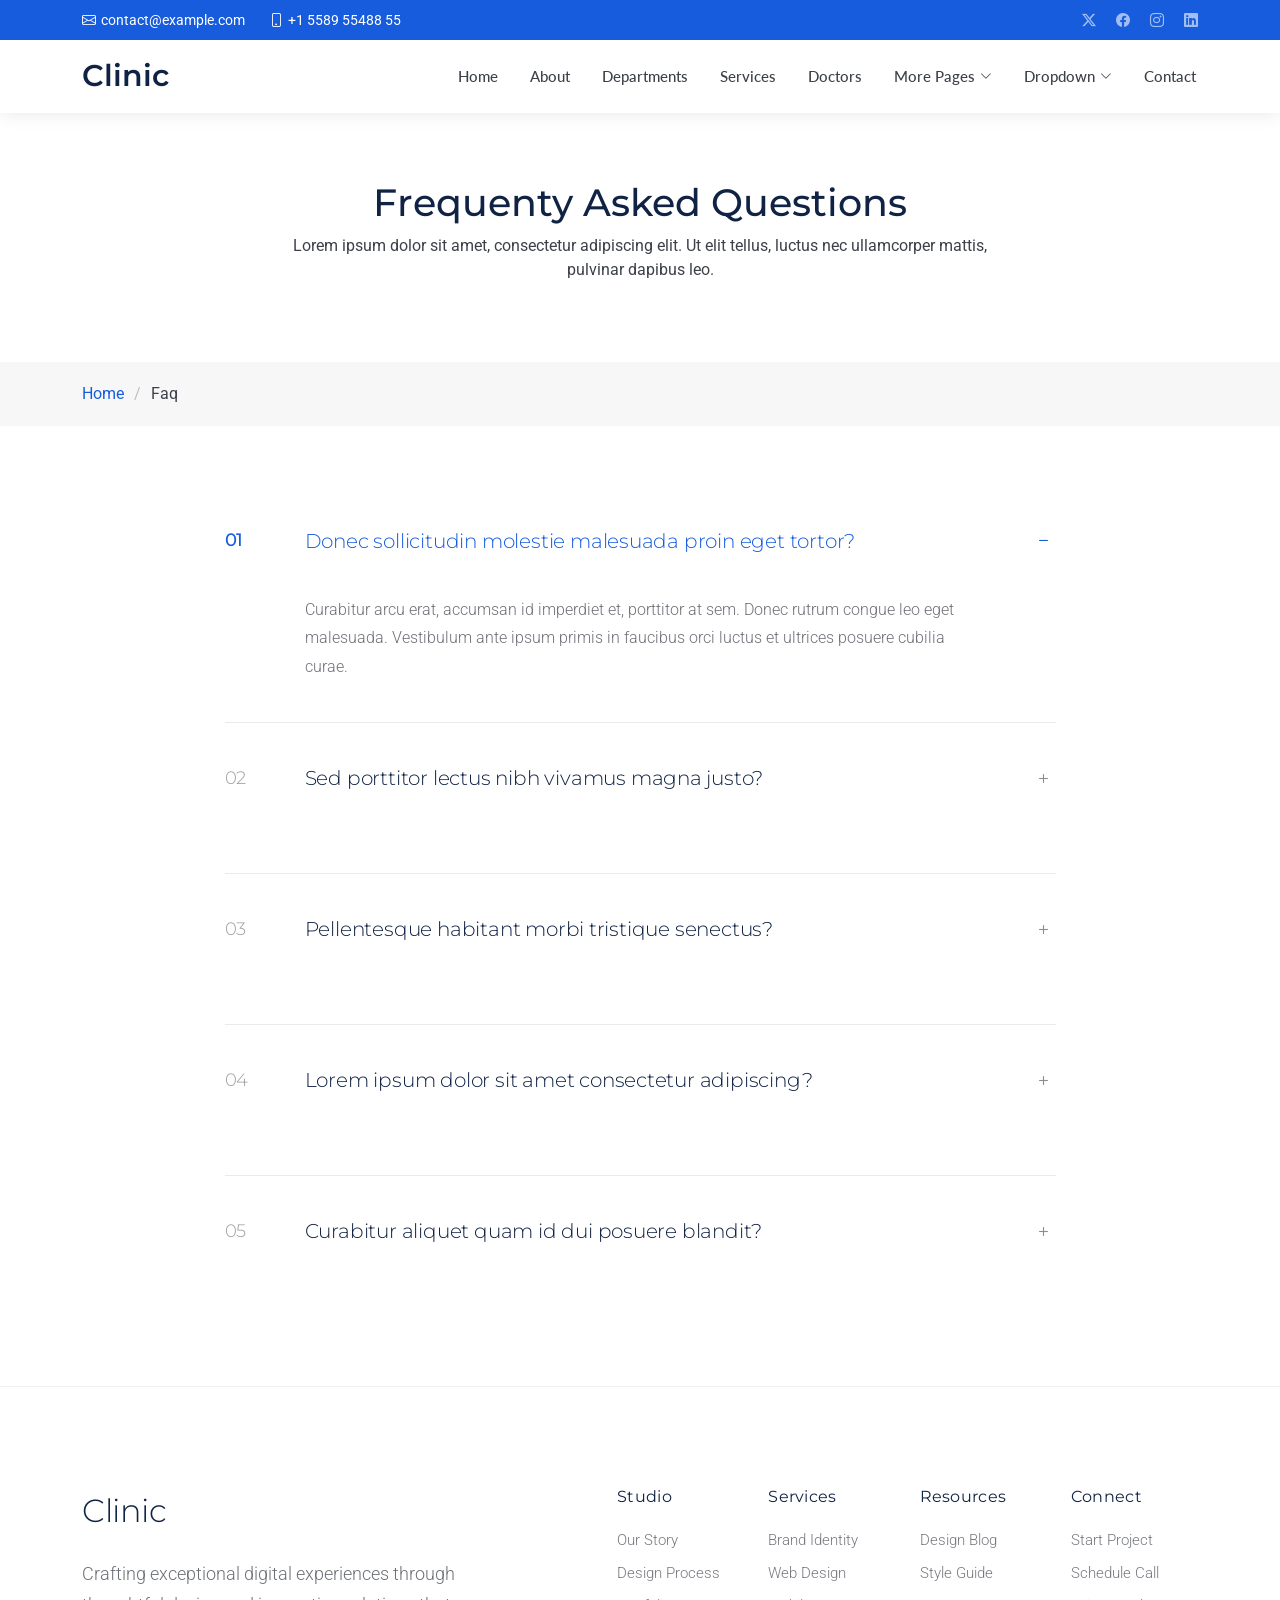
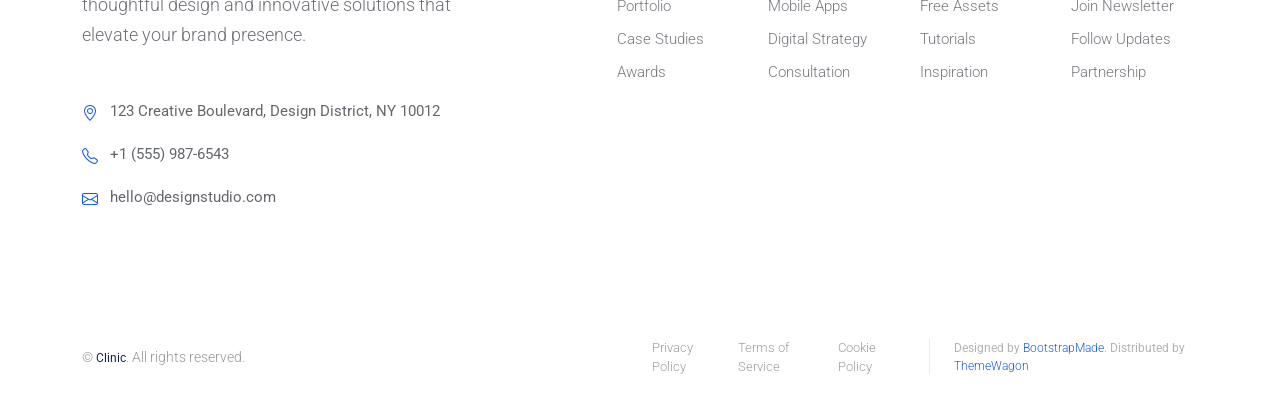
<file: faq.html>
<!DOCTYPE html>
<html lang="en">

<head>
  <meta charset="utf-8">
  <meta content="width=device-width, initial-scale=1.0" name="viewport">
  <title>Faq - Clinic Bootstrap Template</title>
  <meta name="description" content="">
  <meta name="keywords" content="">

  <!-- Favicons -->
  <link href="assets/img/favicon.png" rel="icon">
  <link href="assets/img/apple-touch-icon.png" rel="apple-touch-icon">

  <!-- Fonts -->
  <link href="https://fonts.googleapis.com" rel="preconnect">
  <link href="https://fonts.gstatic.com" rel="preconnect" crossorigin>
  <link
    href="https://fonts.googleapis.com/css2?family=Roboto:ital,wght@0,100;0,300;0,400;0,500;0,700;0,900;1,100;1,300;1,400;1,500;1,700;1,900&family=Montserrat:ital,wght@0,100;0,200;0,300;0,400;0,500;0,600;0,700;0,800;0,900;1,100;1,200;1,300;1,400;1,500;1,600;1,700;1,800;1,900&family=Lato:ital,wght@0,100;0,300;0,400;0,700;0,900;1,100;1,300;1,400;1,700;1,900&display=swap"
    rel="stylesheet">

  <!-- Vendor CSS Files -->
  <link href="assets/vendor/bootstrap/css/bootstrap.min.css" rel="stylesheet">
  <link href="assets/vendor/bootstrap-icons/bootstrap-icons.css" rel="stylesheet">
  <link href="assets/vendor/aos/aos.css" rel="stylesheet">
  <link href="assets/vendor/glightbox/css/glightbox.min.css" rel="stylesheet">
  <link href="assets/vendor/fontawesome-free/css/all.min.css" rel="stylesheet">
  <link href="assets/vendor/swiper/swiper-bundle.min.css" rel="stylesheet">

  <!-- Main CSS File -->
  <link href="assets/css/main.css" rel="stylesheet">

  <!-- =======================================================
  * Template Name: Clinic
  * Template URL: https://bootstrapmade.com/clinic-bootstrap-template/
  * Updated: Jul 23 2025 with Bootstrap v5.3.7
  * Author: BootstrapMade.com
  * License: https://bootstrapmade.com/license/
  ======================================================== -->
</head>

<body class="faq-page">

  <header id="header" class="header fixed-top">

    <div class="topbar d-flex align-items-center dark-background">
      <div class="container d-flex justify-content-center justify-content-md-between">
        <div class="contact-info d-flex align-items-center">
          <i class="bi bi-envelope d-flex align-items-center"><a
              href="mailto:contact@example.com">contact@example.com</a></i>
          <i class="bi bi-phone d-flex align-items-center ms-4"><span>+1 5589 55488 55</span></i>
        </div>
        <div class="social-links d-none d-md-flex align-items-center">
          <a href="#!" class="twitter"><i class="bi bi-twitter-x"></i></a>
          <a href="#!" class="facebook"><i class="bi bi-facebook"></i></a>
          <a href="#!" class="instagram"><i class="bi bi-instagram"></i></a>
          <a href="#!" class="linkedin"><i class="bi bi-linkedin"></i></a>
        </div>
      </div>
    </div><!-- End Top Bar -->

    <div class="branding d-flex align-items-cente">

      <div class="container position-relative d-flex align-items-center justify-content-between">
        <a href="index.html" class="logo d-flex align-items-center">
          <!-- Uncomment the line below if you also wish to use an image logo -->
          <!-- <img src="assets/img/logo.webp" alt=""> -->
          <h1 class="sitename">Clinic</h1>
        </a>

        <nav id="navmenu" class="navmenu">
          <ul>
            <li><a href="index.html">Home</a></li>
            <li><a href="about.html">About</a></li>
            <li><a href="departments.html">Departments</a></li>
            <li><a href="services.html">Services</a></li>
            <li><a href="doctors.html">Doctors</a></li>
            <li class="dropdown"><a href="#"><span>More Pages</span> <i
                  class="bi bi-chevron-down toggle-dropdown"></i></a>
              <ul>
                <li><a href="department-details.html">Department Details</a></li>
                <li><a href="service-details.html">Service Details</a></li>
                <li><a href="appointment.html">Appointment</a></li>
                <li><a href="testimonials.html">Testimonials</a></li>
                <li><a href="faq.html" class="active">Frequently Asked Questions</a></li>
                <li><a href="gallery.html">Gallery</a></li>
                <li><a href="terms.html">Terms</a></li>
                <li><a href="privacy.html">Privacy</a></li>
                <li><a href="404.html">404</a></li>
              </ul>
            </li>
            <li class="dropdown"><a href="#"><span>Dropdown</span> <i
                  class="bi bi-chevron-down toggle-dropdown"></i></a>
              <ul>
                <li><a href="#">Dropdown 1</a></li>
                <li class="dropdown"><a href="#"><span>Deep Dropdown</span> <i
                      class="bi bi-chevron-down toggle-dropdown"></i></a>
                  <ul>
                    <li><a href="#">Deep Dropdown 1</a></li>
                    <li><a href="#">Deep Dropdown 2</a></li>
                    <li><a href="#">Deep Dropdown 3</a></li>
                    <li><a href="#">Deep Dropdown 4</a></li>
                    <li><a href="#">Deep Dropdown 5</a></li>
                  </ul>
                </li>
                <li><a href="#">Dropdown 2</a></li>
                <li><a href="#">Dropdown 3</a></li>
                <li><a href="#">Dropdown 4</a></li>
              </ul>
            </li>
            <li><a href="contact.html">Contact</a></li>
          </ul>
          <i class="mobile-nav-toggle d-xl-none bi bi-list"></i>
        </nav>

      </div>

    </div>

  </header>

  <main class="main">

    <!-- Page Title -->
    <div class="page-title">
      <div class="heading">
        <div class="container">
          <div class="row d-flex justify-content-center text-center">
            <div class="col-lg-8">
              <h1 class="heading-title">Frequenty Asked Questions</h1>
              <p class="mb-0">Lorem ipsum dolor sit amet, consectetur adipiscing elit. Ut elit tellus, luctus nec
                ullamcorper mattis, pulvinar dapibus leo.</p>
            </div>
          </div>
        </div>
      </div>
      <nav class="breadcrumbs">
        <div class="container">
          <ol>
            <li><a href="index.html">Home</a></li>
            <li class="current">Faq</li>
          </ol>
        </div>
      </nav>
    </div><!-- End Page Title -->

    <!-- Faq Section -->
    <section id="faq" class="faq section">

      <div class="container" data-aos="fade-up" data-aos-delay="100">

        <div class="row justify-content-center">
          <div class="col-lg-9">

            <div class="faq-wrapper">

              <div class="faq-item faq-active" data-aos="fade-up" data-aos-delay="150">
                <div class="faq-header">
                  <span class="faq-number">01</span>
                  <h4>Donec sollicitudin molestie malesuada proin eget tortor?</h4>
                  <div class="faq-toggle">
                    <i class="bi bi-plus"></i>
                    <i class="bi bi-dash"></i>
                  </div>
                </div>
                <div class="faq-content">
                  <div class="content-inner">
                    <p>Curabitur arcu erat, accumsan id imperdiet et, porttitor at sem. Donec rutrum congue leo eget
                      malesuada. Vestibulum ante ipsum primis in faucibus orci luctus et ultrices posuere cubilia curae.
                    </p>
                  </div>
                </div>
              </div><!-- End FAQ Item -->

              <div class="faq-item" data-aos="fade-up" data-aos-delay="200">
                <div class="faq-header">
                  <span class="faq-number">02</span>
                  <h4>Sed porttitor lectus nibh vivamus magna justo?</h4>
                  <div class="faq-toggle">
                    <i class="bi bi-plus"></i>
                    <i class="bi bi-dash"></i>
                  </div>
                </div>
                <div class="faq-content">
                  <div class="content-inner">
                    <p>Nulla porttitor accumsan tincidunt. Mauris blandit aliquet elit, eget tincidunt nibh pulvinar a.
                      Cras ultricies ligula sed magna dictum porta. Vivamus suscipit tortor eget felis porttitor
                      volutpat.</p>
                  </div>
                </div>
              </div><!-- End FAQ Item -->

              <div class="faq-item" data-aos="fade-up" data-aos-delay="250">
                <div class="faq-header">
                  <span class="faq-number">03</span>
                  <h4>Pellentesque habitant morbi tristique senectus?</h4>
                  <div class="faq-toggle">
                    <i class="bi bi-plus"></i>
                    <i class="bi bi-dash"></i>
                  </div>
                </div>
                <div class="faq-content">
                  <div class="content-inner">
                    <p>Quisque velit nisi, pretium ut lacinia in, elementum id enim. Vestibulum ac diam sit amet quam
                      vehicula elementum sed sit amet dui. Donec sollicitudin molestie malesuada.</p>
                  </div>
                </div>
              </div><!-- End FAQ Item -->

              <div class="faq-item" data-aos="fade-up" data-aos-delay="300">
                <div class="faq-header">
                  <span class="faq-number">04</span>
                  <h4>Lorem ipsum dolor sit amet consectetur adipiscing?</h4>
                  <div class="faq-toggle">
                    <i class="bi bi-plus"></i>
                    <i class="bi bi-dash"></i>
                  </div>
                </div>
                <div class="faq-content">
                  <div class="content-inner">
                    <p>Sed ut perspiciatis unde omnis iste natus error sit voluptatem accusantium doloremque laudantium.
                      Totam rem aperiam, eaque ipsa quae ab illo inventore veritatis et quasi architecto.</p>
                  </div>
                </div>
              </div><!-- End FAQ Item -->

              <div class="faq-item" data-aos="fade-up" data-aos-delay="350">
                <div class="faq-header">
                  <span class="faq-number">05</span>
                  <h4>Curabitur aliquet quam id dui posuere blandit?</h4>
                  <div class="faq-toggle">
                    <i class="bi bi-plus"></i>
                    <i class="bi bi-dash"></i>
                  </div>
                </div>
                <div class="faq-content">
                  <div class="content-inner">
                    <p>At vero eos et accusamus et iusto odio dignissimos ducimus qui blanditiis praesentium voluptatum
                      deleniti atque corrupti quos dolores et quas molestias excepturi sint occaecati.</p>
                  </div>
                </div>
              </div><!-- End FAQ Item -->

            </div>

          </div>
        </div>

      </div>

    </section><!-- /Faq Section -->

  </main>

  <footer id="footer" class="footer-16 footer position-relative">

    <div class="container">

      <div class="footer-main" data-aos="fade-up" data-aos-delay="100">
        <div class="row align-items-start">

          <div class="col-lg-5">
            <div class="brand-section">
              <a href="index.html" class="logo d-flex align-items-center mb-4">
                <span class="sitename">Clinic</span>
              </a>
              <p class="brand-description">Crafting exceptional digital experiences through thoughtful design and
                innovative solutions that elevate your brand presence.</p>

              <div class="contact-info mt-5">
                <div class="contact-item">
                  <i class="bi bi-geo-alt"></i>
                  <span>123 Creative Boulevard, Design District, NY 10012</span>
                </div>
                <div class="contact-item">
                  <i class="bi bi-telephone"></i>
                  <span>+1 (555) 987-6543</span>
                </div>
                <div class="contact-item">
                  <i class="bi bi-envelope"></i>
                  <span>hello@designstudio.com</span>
                </div>
              </div>
            </div>
          </div>

          <div class="col-lg-7">
            <div class="footer-nav-wrapper">
              <div class="row">

                <div class="col-6 col-lg-3">
                  <div class="nav-column">
                    <h6>Studio</h6>
                    <nav class="footer-nav">
                      <a href="#!">Our Story</a>
                      <a href="#!">Design Process</a>
                      <a href="#!">Portfolio</a>
                      <a href="#!">Case Studies</a>
                      <a href="#!">Awards</a>
                    </nav>
                  </div>
                </div>

                <div class="col-6 col-lg-3">
                  <div class="nav-column">
                    <h6>Services</h6>
                    <nav class="footer-nav">
                      <a href="#!">Brand Identity</a>
                      <a href="#!">Web Design</a>
                      <a href="#!">Mobile Apps</a>
                      <a href="#!">Digital Strategy</a>
                      <a href="#!">Consultation</a>
                    </nav>
                  </div>
                </div>

                <div class="col-6 col-lg-3">
                  <div class="nav-column">
                    <h6>Resources</h6>
                    <nav class="footer-nav">
                      <a href="#!">Design Blog</a>
                      <a href="#!">Style Guide</a>
                      <a href="#!">Free Assets</a>
                      <a href="#!">Tutorials</a>
                      <a href="#!">Inspiration</a>
                    </nav>
                  </div>
                </div>

                <div class="col-6 col-lg-3">
                  <div class="nav-column">
                    <h6>Connect</h6>
                    <nav class="footer-nav">
                      <a href="#!">Start Project</a>
                      <a href="#!">Schedule Call</a>
                      <a href="#!">Join Newsletter</a>
                      <a href="#!">Follow Updates</a>
                      <a href="#!">Partnership</a>
                    </nav>
                  </div>
                </div>

              </div>
            </div>
          </div>

        </div>
      </div>

    </div>

    <div class="footer-bottom">
      <div class="container">
        <div class="bottom-content" data-aos="fade-up" data-aos-delay="300">
          <div class="row align-items-center">

            <div class="col-lg-6">
              <div class="copyright">
                <p>© <span class="sitename">Clinic</span>. All rights reserved.</p>
              </div>
            </div>

            <div class="col-lg-6">
              <div class="legal-links">
                <a href="#!">Privacy Policy</a>
                <a href="#!">Terms of Service</a>
                <a href="#!">Cookie Policy</a>
                <div class="credits">
                  <!-- All the links in the footer should remain intact. -->
                  <!-- You can delete the links only if you've purchased the pro version. -->
                  <!-- Licensing information: https://bootstrapmade.com/license/ -->
                  <!-- Purchase the pro version with working PHP/AJAX contact form: [buy-url] -->
                  Designed by <a href="https://bootstrapmade.com/">BootstrapMade</a>. Distributed by <a
                    href="https://themewagon.com" target="_blank">ThemeWagon</a>
                </div>
              </div>
            </div>

          </div>
        </div>
      </div>
    </div>

  </footer>

  <!-- Scroll Top -->
  <a href="#!" id="scroll-top" class="scroll-top d-flex align-items-center justify-content-center"><i
      class="bi bi-arrow-up-short"></i></a>

  <!-- Preloader -->
  <div id="preloader"></div>

  <!-- Vendor JS Files -->
  <script src="assets/vendor/bootstrap/js/bootstrap.bundle.min.js"></script>
  <script src="assets/vendor/php-email-form/validate.js"></script>
  <script src="assets/vendor/aos/aos.js"></script>
  <script src="assets/vendor/glightbox/js/glightbox.min.js"></script>
  <script src="assets/vendor/purecounter/purecounter_vanilla.js"></script>
  <script src="assets/vendor/swiper/swiper-bundle.min.js"></script>

  <!-- Main JS File -->
  <script src="assets/js/main.js"></script>

</body>

</html>
</file>
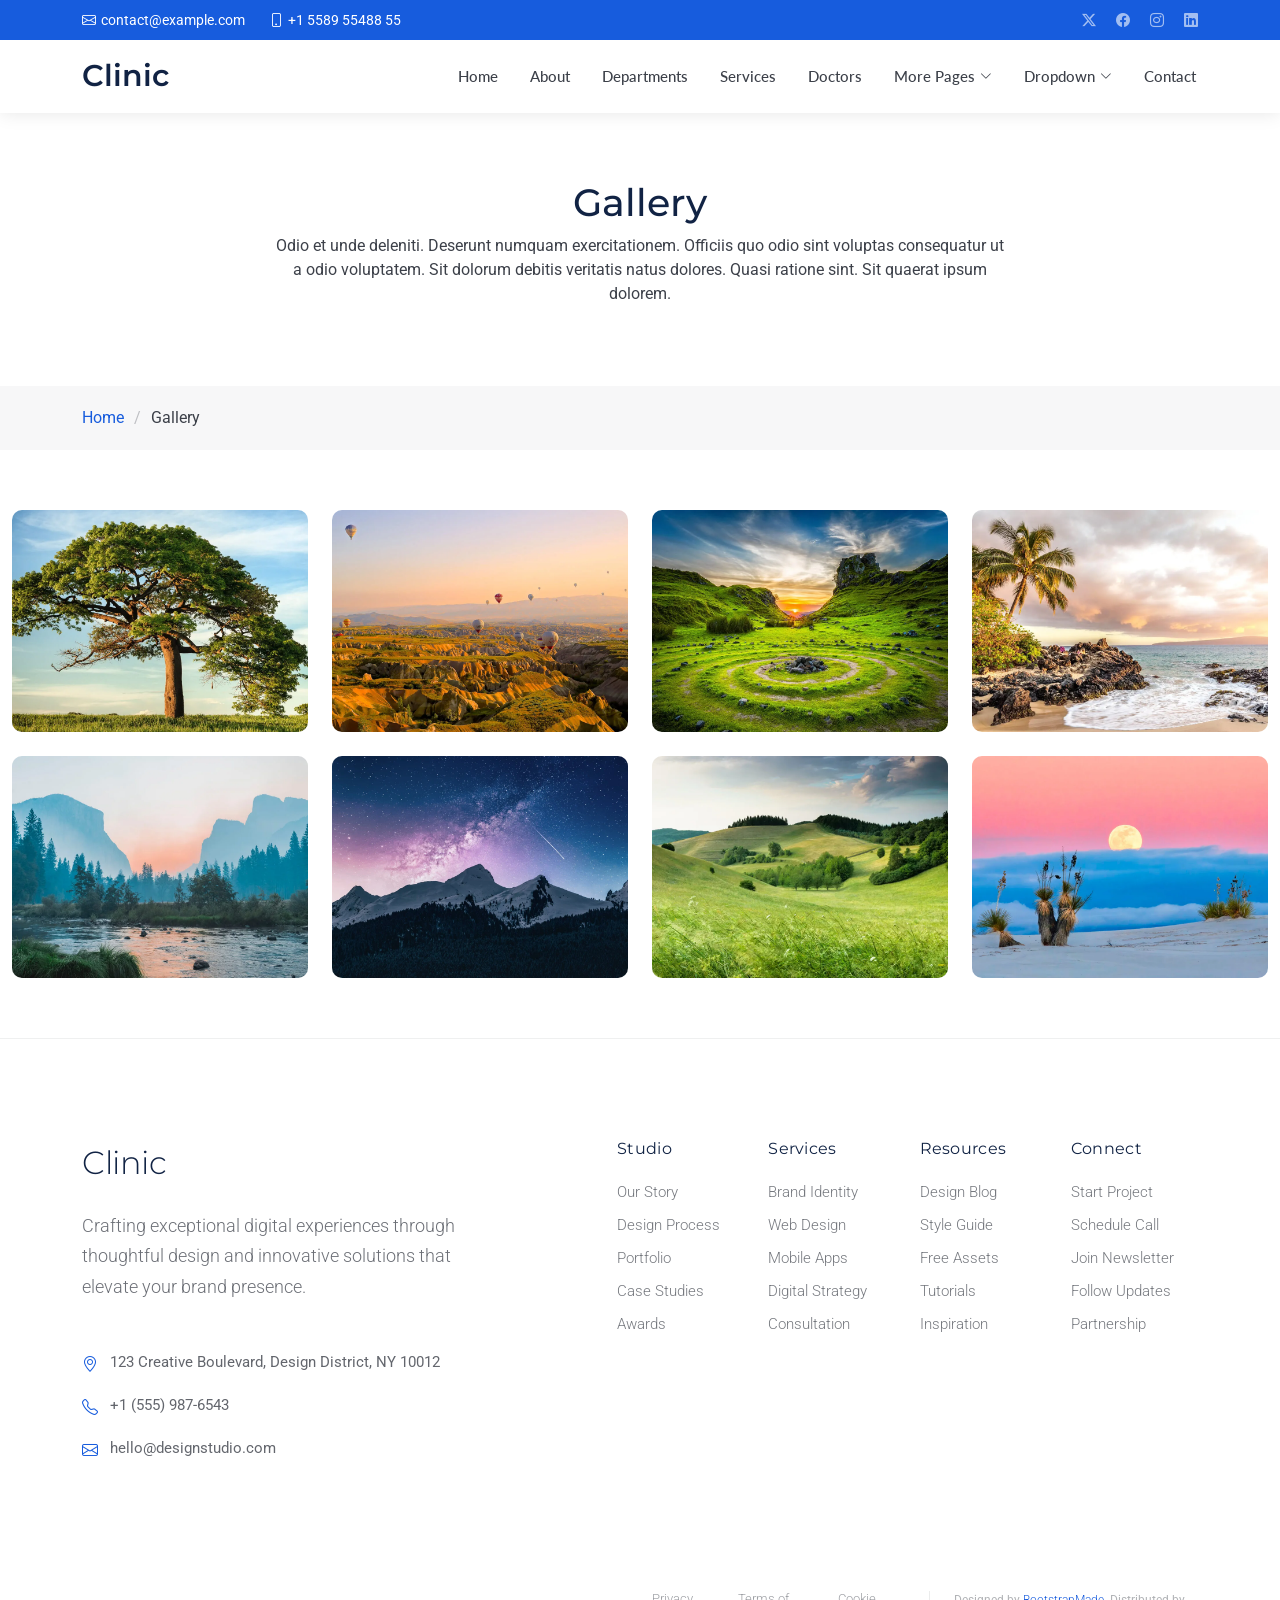
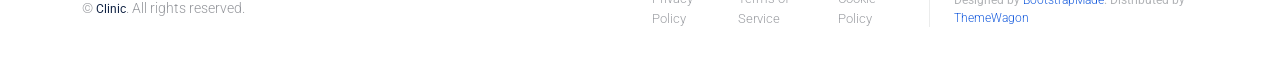
<file: gallery.html>
<!DOCTYPE html>
<html lang="en">

<head>
  <meta charset="utf-8">
  <meta content="width=device-width, initial-scale=1.0" name="viewport">
  <title>Gallery - Clinic Bootstrap Template</title>
  <meta name="description" content="">
  <meta name="keywords" content="">

  <!-- Favicons -->
  <link href="assets/img/favicon.png" rel="icon">
  <link href="assets/img/apple-touch-icon.png" rel="apple-touch-icon">

  <!-- Fonts -->
  <link href="https://fonts.googleapis.com" rel="preconnect">
  <link href="https://fonts.gstatic.com" rel="preconnect" crossorigin>
  <link
    href="https://fonts.googleapis.com/css2?family=Roboto:ital,wght@0,100;0,300;0,400;0,500;0,700;0,900;1,100;1,300;1,400;1,500;1,700;1,900&family=Montserrat:ital,wght@0,100;0,200;0,300;0,400;0,500;0,600;0,700;0,800;0,900;1,100;1,200;1,300;1,400;1,500;1,600;1,700;1,800;1,900&family=Lato:ital,wght@0,100;0,300;0,400;0,700;0,900;1,100;1,300;1,400;1,700;1,900&display=swap"
    rel="stylesheet">

  <!-- Vendor CSS Files -->
  <link href="assets/vendor/bootstrap/css/bootstrap.min.css" rel="stylesheet">
  <link href="assets/vendor/bootstrap-icons/bootstrap-icons.css" rel="stylesheet">
  <link href="assets/vendor/aos/aos.css" rel="stylesheet">
  <link href="assets/vendor/glightbox/css/glightbox.min.css" rel="stylesheet">
  <link href="assets/vendor/fontawesome-free/css/all.min.css" rel="stylesheet">
  <link href="assets/vendor/swiper/swiper-bundle.min.css" rel="stylesheet">

  <!-- Main CSS File -->
  <link href="assets/css/main.css" rel="stylesheet">

  <!-- =======================================================
  * Template Name: Clinic
  * Template URL: https://bootstrapmade.com/clinic-bootstrap-template/
  * Updated: Jul 23 2025 with Bootstrap v5.3.7
  * Author: BootstrapMade.com
  * License: https://bootstrapmade.com/license/
  ======================================================== -->
</head>

<body class="gallery-page">

  <header id="header" class="header fixed-top">

    <div class="topbar d-flex align-items-center dark-background">
      <div class="container d-flex justify-content-center justify-content-md-between">
        <div class="contact-info d-flex align-items-center">
          <i class="bi bi-envelope d-flex align-items-center"><a
              href="mailto:contact@example.com">contact@example.com</a></i>
          <i class="bi bi-phone d-flex align-items-center ms-4"><span>+1 5589 55488 55</span></i>
        </div>
        <div class="social-links d-none d-md-flex align-items-center">
          <a href="#!" class="twitter"><i class="bi bi-twitter-x"></i></a>
          <a href="#!" class="facebook"><i class="bi bi-facebook"></i></a>
          <a href="#!" class="instagram"><i class="bi bi-instagram"></i></a>
          <a href="#!" class="linkedin"><i class="bi bi-linkedin"></i></a>
        </div>
      </div>
    </div><!-- End Top Bar -->

    <div class="branding d-flex align-items-cente">

      <div class="container position-relative d-flex align-items-center justify-content-between">
        <a href="index.html" class="logo d-flex align-items-center">
          <!-- Uncomment the line below if you also wish to use an image logo -->
          <!-- <img src="assets/img/logo.webp" alt=""> -->
          <h1 class="sitename">Clinic</h1>
        </a>

        <nav id="navmenu" class="navmenu">
          <ul>
            <li><a href="index.html">Home</a></li>
            <li><a href="about.html">About</a></li>
            <li><a href="departments.html">Departments</a></li>
            <li><a href="services.html">Services</a></li>
            <li><a href="doctors.html">Doctors</a></li>
            <li class="dropdown"><a href="#"><span>More Pages</span> <i
                  class="bi bi-chevron-down toggle-dropdown"></i></a>
              <ul>
                <li><a href="department-details.html">Department Details</a></li>
                <li><a href="service-details.html">Service Details</a></li>
                <li><a href="appointment.html">Appointment</a></li>
                <li><a href="testimonials.html">Testimonials</a></li>
                <li><a href="faq.html">Frequently Asked Questions</a></li>
                <li><a href="gallery.html" class="active">Gallery</a></li>
                <li><a href="terms.html">Terms</a></li>
                <li><a href="privacy.html">Privacy</a></li>
                <li><a href="404.html">404</a></li>
              </ul>
            </li>
            <li class="dropdown"><a href="#"><span>Dropdown</span> <i
                  class="bi bi-chevron-down toggle-dropdown"></i></a>
              <ul>
                <li><a href="#">Dropdown 1</a></li>
                <li class="dropdown"><a href="#"><span>Deep Dropdown</span> <i
                      class="bi bi-chevron-down toggle-dropdown"></i></a>
                  <ul>
                    <li><a href="#">Deep Dropdown 1</a></li>
                    <li><a href="#">Deep Dropdown 2</a></li>
                    <li><a href="#">Deep Dropdown 3</a></li>
                    <li><a href="#">Deep Dropdown 4</a></li>
                    <li><a href="#">Deep Dropdown 5</a></li>
                  </ul>
                </li>
                <li><a href="#">Dropdown 2</a></li>
                <li><a href="#">Dropdown 3</a></li>
                <li><a href="#">Dropdown 4</a></li>
              </ul>
            </li>
            <li><a href="contact.html">Contact</a></li>
          </ul>
          <i class="mobile-nav-toggle d-xl-none bi bi-list"></i>
        </nav>

      </div>

    </div>

  </header>

  <main class="main">

    <!-- Page Title -->
    <div class="page-title">
      <div class="heading">
        <div class="container">
          <div class="row d-flex justify-content-center text-center">
            <div class="col-lg-8">
              <h1 class="heading-title">Gallery</h1>
              <p class="mb-0">
                Odio et unde deleniti. Deserunt numquam exercitationem. Officiis quo
                odio sint voluptas consequatur ut a odio voluptatem. Sit dolorum
                debitis veritatis natus dolores. Quasi ratione sint. Sit quaerat
                ipsum dolorem.
              </p>
            </div>
          </div>
        </div>
      </div>
      <nav class="breadcrumbs">
        <div class="container">
          <ol>
            <li><a href="index.html">Home</a></li>
            <li class="current">Gallery</li>
          </ol>
        </div>
      </nav>
    </div><!-- End Page Title -->

    <!-- Gallery Section -->
    <section id="gallery" class="gallery section">

      <div class="container-fluid" data-aos="fade-up" data-aos-delay="100">

        <div class="row gy-4 justify-content-center">

          <div class="col-xl-3 col-lg-4 col-md-6">
            <div class="gallery-item h-100">
              <img src="assets/img/gallery/gallery-1.webp" class="img-fluid" alt="">
              <div class="gallery-links d-flex align-items-center justify-content-center">
                <a href="assets/img/gallery/gallery-1.webp" title="Gallery 1" class="glightbox preview-link"><i
                    class="bi bi-arrows-angle-expand"></i></a>
                <a href="gallery-single.html" class="details-link"><i class="bi bi-link-45deg"></i></a>
              </div>
            </div>
          </div><!-- End Gallery Item -->

          <div class="col-xl-3 col-lg-4 col-md-6">
            <div class="gallery-item h-100">
              <img src="assets/img/gallery/gallery-2.webp" class="img-fluid" alt="">
              <div class="gallery-links d-flex align-items-center justify-content-center">
                <a href="assets/img/gallery/gallery-2.webp" title="Gallery 2" class="glightbox preview-link"><i
                    class="bi bi-arrows-angle-expand"></i></a>
                <a href="gallery-single.html" class="details-link"><i class="bi bi-link-45deg"></i></a>
              </div>
            </div>
          </div><!-- End Gallery Item -->

          <div class="col-xl-3 col-lg-4 col-md-6">
            <div class="gallery-item h-100">
              <img src="assets/img/gallery/gallery-3.webp" class="img-fluid" alt="">
              <div class="gallery-links d-flex align-items-center justify-content-center">
                <a href="assets/img/gallery/gallery-3.webp" title="Gallery 3" class="glightbox preview-link"><i
                    class="bi bi-arrows-angle-expand"></i></a>
                <a href="gallery-single.html" class="details-link"><i class="bi bi-link-45deg"></i></a>
              </div>
            </div>
          </div><!-- End Gallery Item -->

          <div class="col-xl-3 col-lg-4 col-md-6">
            <div class="gallery-item h-100">
              <img src="assets/img/gallery/gallery-4.webp" class="img-fluid" alt="">
              <div class="gallery-links d-flex align-items-center justify-content-center">
                <a href="assets/img/gallery/gallery-4.webp" title="Gallery 4" class="glightbox preview-link"><i
                    class="bi bi-arrows-angle-expand"></i></a>
                <a href="gallery-single.html" class="details-link"><i class="bi bi-link-45deg"></i></a>
              </div>
            </div>
          </div><!-- End Gallery Item -->

          <div class="col-xl-3 col-lg-4 col-md-6">
            <div class="gallery-item h-100">
              <img src="assets/img/gallery/gallery-5.webp" class="img-fluid" alt="">
              <div class="gallery-links d-flex align-items-center justify-content-center">
                <a href="assets/img/gallery/gallery-5.webp" title="Gallery 5" class="glightbox preview-link"><i
                    class="bi bi-arrows-angle-expand"></i></a>
                <a href="gallery-single.html" class="details-link"><i class="bi bi-link-45deg"></i></a>
              </div>
            </div>
          </div><!-- End Gallery Item -->

          <div class="col-xl-3 col-lg-4 col-md-6">
            <div class="gallery-item h-100">
              <img src="assets/img/gallery/gallery-6.webp" class="img-fluid" alt="">
              <div class="gallery-links d-flex align-items-center justify-content-center">
                <a href="assets/img/gallery/gallery-6.webp" title="Gallery 6" class="glightbox preview-link"><i
                    class="bi bi-arrows-angle-expand"></i></a>
                <a href="gallery-single.html" class="details-link"><i class="bi bi-link-45deg"></i></a>
              </div>
            </div>
          </div><!-- End Gallery Item -->

          <div class="col-xl-3 col-lg-4 col-md-6">
            <div class="gallery-item h-100">
              <img src="assets/img/gallery/gallery-7.webp" class="img-fluid" alt="">
              <div class="gallery-links d-flex align-items-center justify-content-center">
                <a href="assets/img/gallery/gallery-7.webp" title="Gallery 7" class="glightbox preview-link"><i
                    class="bi bi-arrows-angle-expand"></i></a>
                <a href="gallery-single.html" class="details-link"><i class="bi bi-link-45deg"></i></a>
              </div>
            </div>
          </div><!-- End Gallery Item -->

          <div class="col-xl-3 col-lg-4 col-md-6">
            <div class="gallery-item h-100">
              <img src="assets/img/gallery/gallery-8.webp" class="img-fluid" alt="">
              <div class="gallery-links d-flex align-items-center justify-content-center">
                <a href="assets/img/gallery/gallery-8.webp" title="Gallery 8" class="glightbox preview-link"><i
                    class="bi bi-arrows-angle-expand"></i></a>
                <a href="gallery-single.html" class="details-link"><i class="bi bi-link-45deg"></i></a>
              </div>
            </div>
          </div><!-- End Gallery Item -->

        </div>

      </div>

    </section><!-- /Gallery Section -->

  </main>

  <footer id="footer" class="footer-16 footer position-relative">

    <div class="container">

      <div class="footer-main" data-aos="fade-up" data-aos-delay="100">
        <div class="row align-items-start">

          <div class="col-lg-5">
            <div class="brand-section">
              <a href="index.html" class="logo d-flex align-items-center mb-4">
                <span class="sitename">Clinic</span>
              </a>
              <p class="brand-description">Crafting exceptional digital experiences through thoughtful design and
                innovative solutions that elevate your brand presence.</p>

              <div class="contact-info mt-5">
                <div class="contact-item">
                  <i class="bi bi-geo-alt"></i>
                  <span>123 Creative Boulevard, Design District, NY 10012</span>
                </div>
                <div class="contact-item">
                  <i class="bi bi-telephone"></i>
                  <span>+1 (555) 987-6543</span>
                </div>
                <div class="contact-item">
                  <i class="bi bi-envelope"></i>
                  <span>hello@designstudio.com</span>
                </div>
              </div>
            </div>
          </div>

          <div class="col-lg-7">
            <div class="footer-nav-wrapper">
              <div class="row">

                <div class="col-6 col-lg-3">
                  <div class="nav-column">
                    <h6>Studio</h6>
                    <nav class="footer-nav">
                      <a href="#!">Our Story</a>
                      <a href="#!">Design Process</a>
                      <a href="#!">Portfolio</a>
                      <a href="#!">Case Studies</a>
                      <a href="#!">Awards</a>
                    </nav>
                  </div>
                </div>

                <div class="col-6 col-lg-3">
                  <div class="nav-column">
                    <h6>Services</h6>
                    <nav class="footer-nav">
                      <a href="#!">Brand Identity</a>
                      <a href="#!">Web Design</a>
                      <a href="#!">Mobile Apps</a>
                      <a href="#!">Digital Strategy</a>
                      <a href="#!">Consultation</a>
                    </nav>
                  </div>
                </div>

                <div class="col-6 col-lg-3">
                  <div class="nav-column">
                    <h6>Resources</h6>
                    <nav class="footer-nav">
                      <a href="#!">Design Blog</a>
                      <a href="#!">Style Guide</a>
                      <a href="#!">Free Assets</a>
                      <a href="#!">Tutorials</a>
                      <a href="#!">Inspiration</a>
                    </nav>
                  </div>
                </div>

                <div class="col-6 col-lg-3">
                  <div class="nav-column">
                    <h6>Connect</h6>
                    <nav class="footer-nav">
                      <a href="#!">Start Project</a>
                      <a href="#!">Schedule Call</a>
                      <a href="#!">Join Newsletter</a>
                      <a href="#!">Follow Updates</a>
                      <a href="#!">Partnership</a>
                    </nav>
                  </div>
                </div>

              </div>
            </div>
          </div>

        </div>
      </div>

    </div>

    <div class="footer-bottom">
      <div class="container">
        <div class="bottom-content" data-aos="fade-up" data-aos-delay="300">
          <div class="row align-items-center">

            <div class="col-lg-6">
              <div class="copyright">
                <p>© <span class="sitename">Clinic</span>. All rights reserved.</p>
              </div>
            </div>

            <div class="col-lg-6">
              <div class="legal-links">
                <a href="#!">Privacy Policy</a>
                <a href="#!">Terms of Service</a>
                <a href="#!">Cookie Policy</a>
                <div class="credits">
                  <!-- All the links in the footer should remain intact. -->
                  <!-- You can delete the links only if you've purchased the pro version. -->
                  <!-- Licensing information: https://bootstrapmade.com/license/ -->
                  <!-- Purchase the pro version with working PHP/AJAX contact form: [buy-url] -->
                  Designed by <a href="https://bootstrapmade.com/">BootstrapMade</a>. Distributed by <a
                    href="https://themewagon.com" target="_blank">ThemeWagon</a>
                </div>
              </div>
            </div>

          </div>
        </div>
      </div>
    </div>

  </footer>

  <!-- Scroll Top -->
  <a href="#!" id="scroll-top" class="scroll-top d-flex align-items-center justify-content-center"><i
      class="bi bi-arrow-up-short"></i></a>

  <!-- Preloader -->
  <div id="preloader"></div>

  <!-- Vendor JS Files -->
  <script src="assets/vendor/bootstrap/js/bootstrap.bundle.min.js"></script>
  <script src="assets/vendor/php-email-form/validate.js"></script>
  <script src="assets/vendor/aos/aos.js"></script>
  <script src="assets/vendor/glightbox/js/glightbox.min.js"></script>
  <script src="assets/vendor/purecounter/purecounter_vanilla.js"></script>
  <script src="assets/vendor/swiper/swiper-bundle.min.js"></script>

  <!-- Main JS File -->
  <script src="assets/js/main.js"></script>

</body>

</html>
</file>
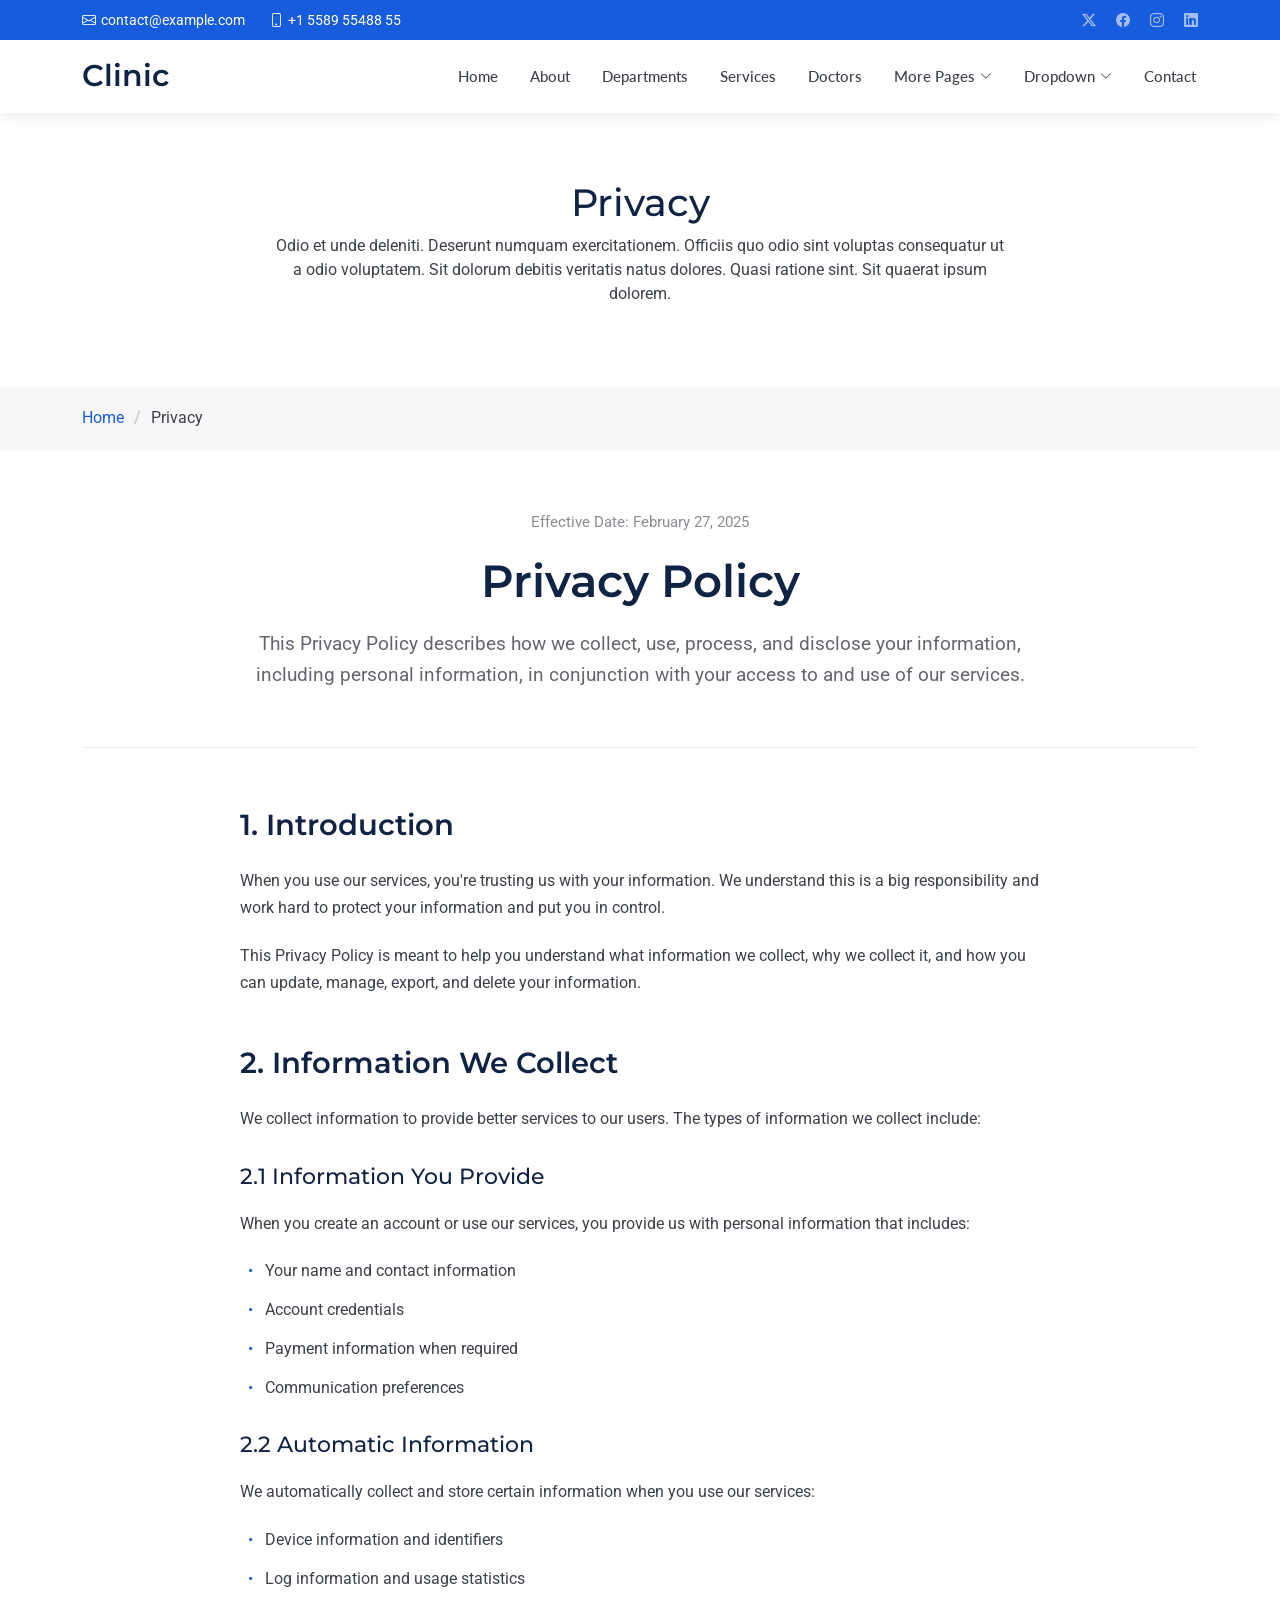
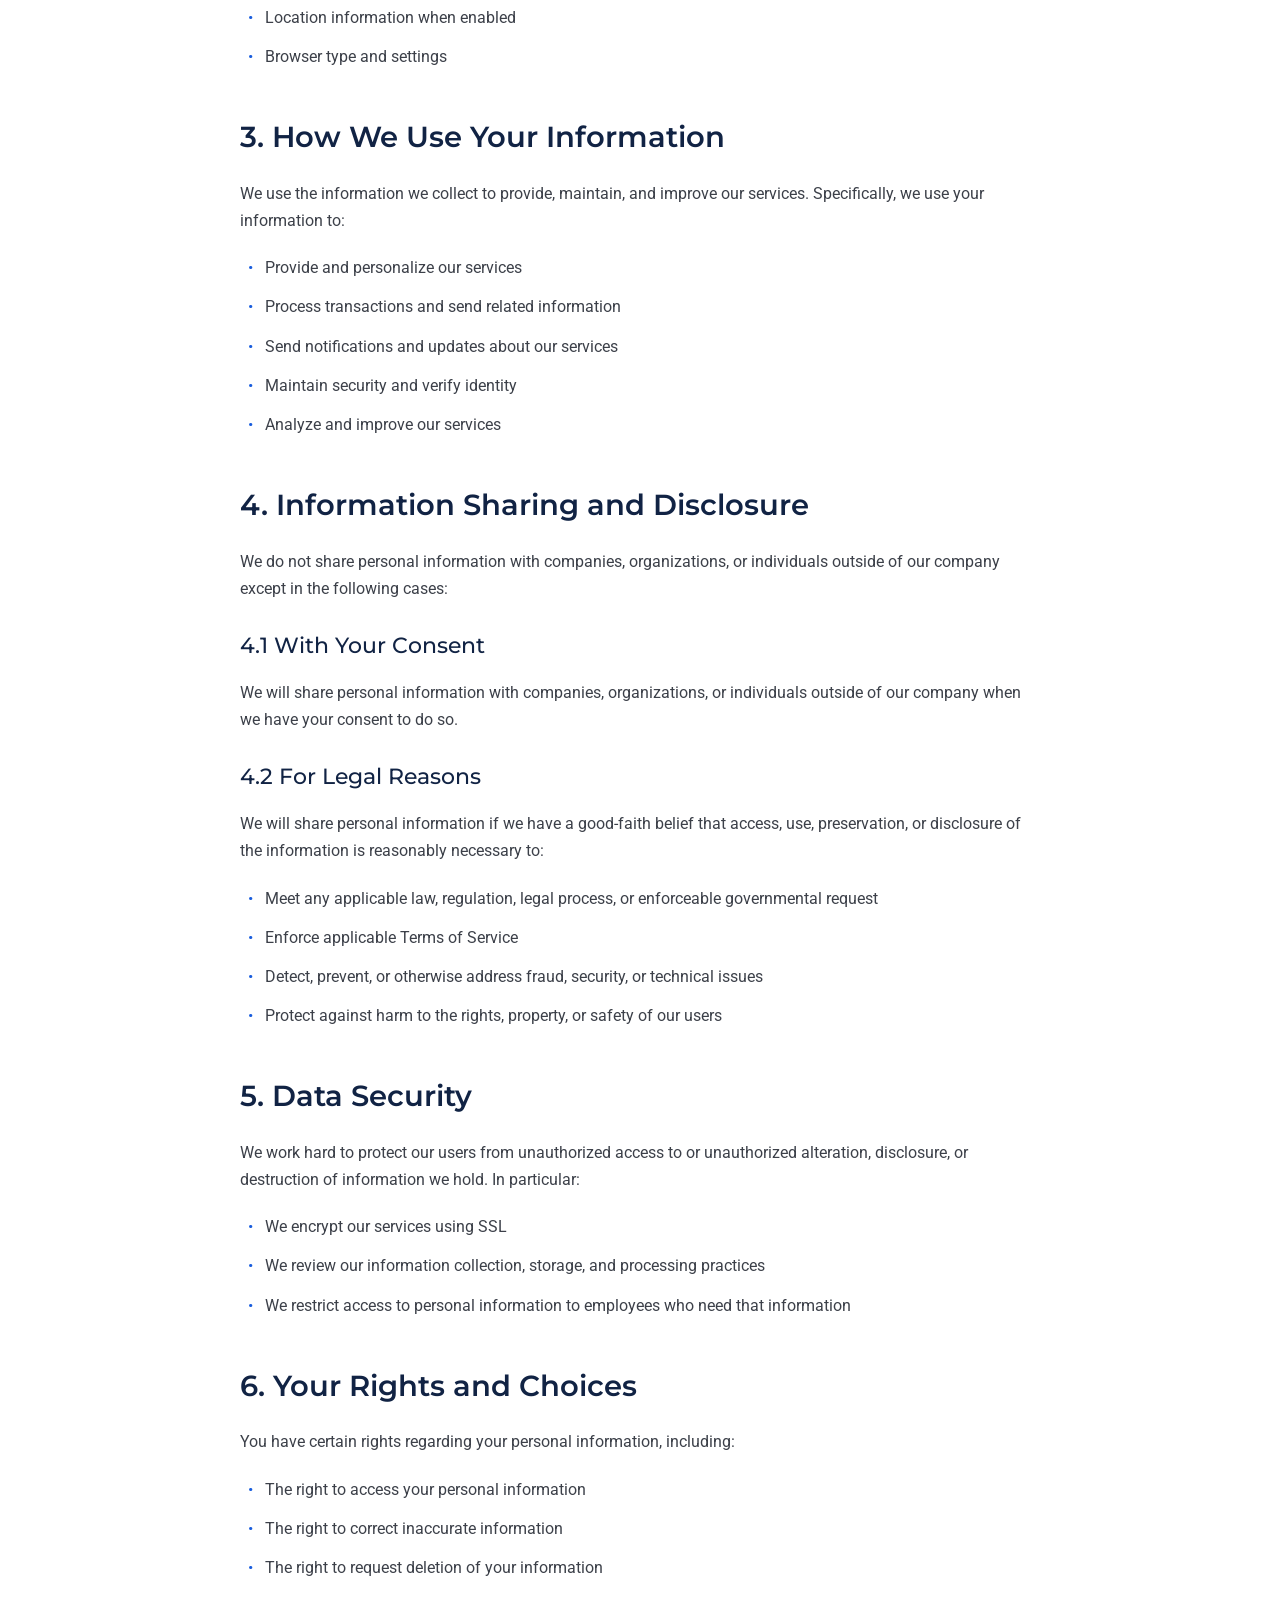
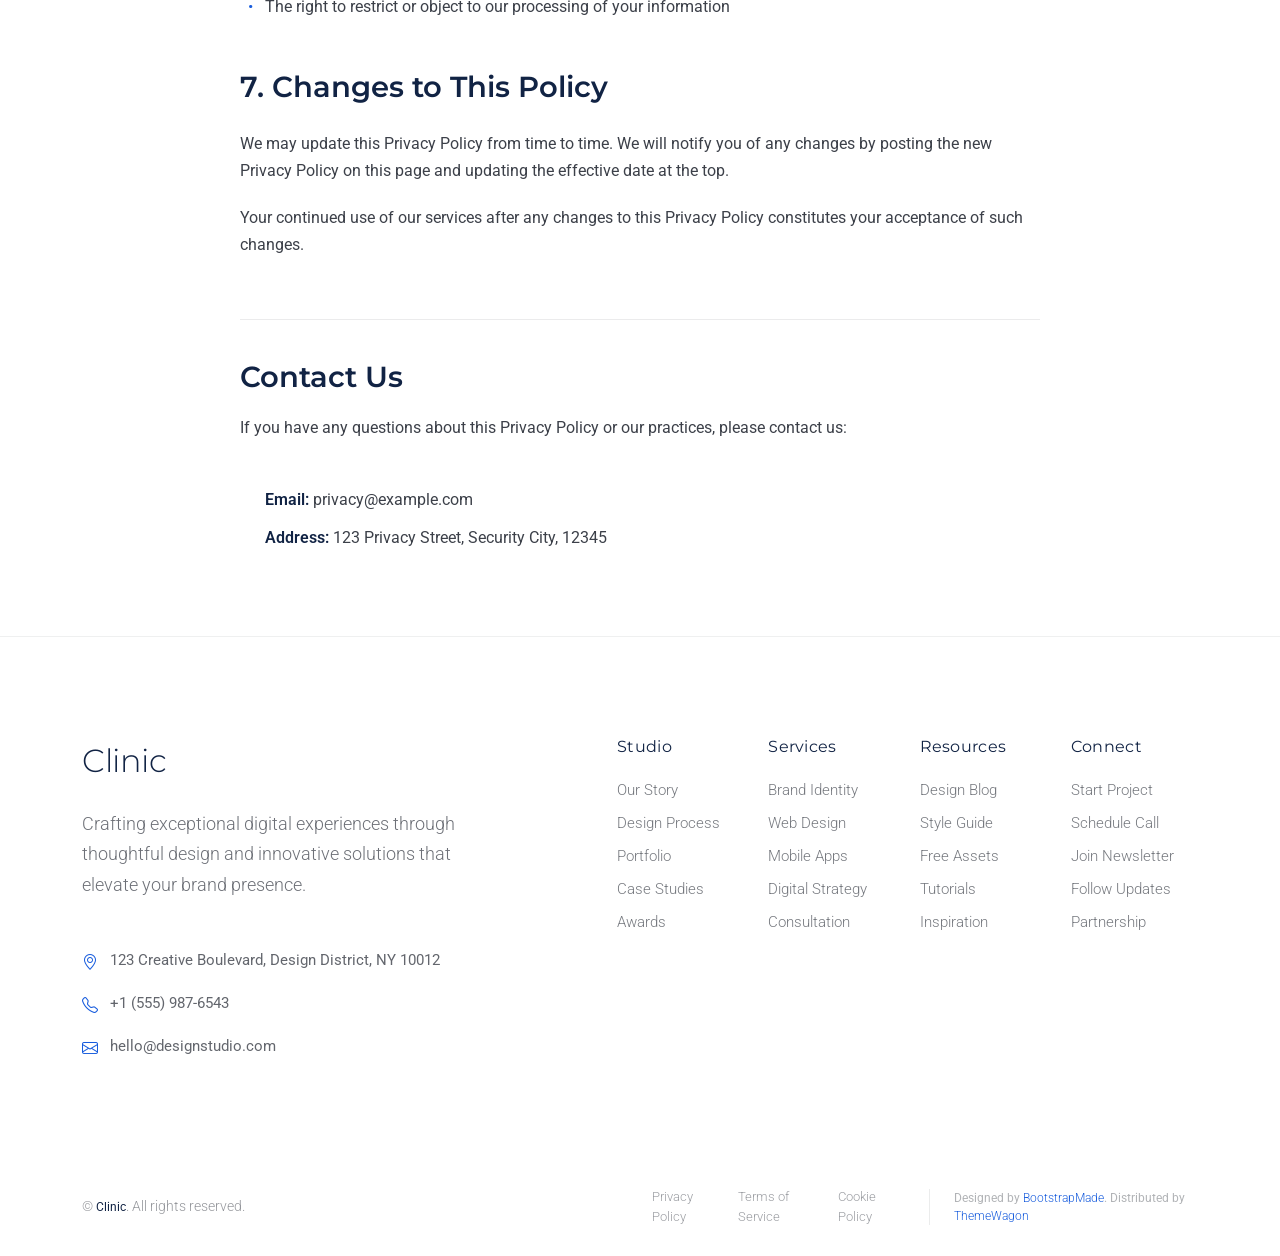
<file: privacy.html>
<!DOCTYPE html>
<html lang="en">

<head>
  <meta charset="utf-8">
  <meta content="width=device-width, initial-scale=1.0" name="viewport">
  <title>Privacy - Clinic Bootstrap Template</title>
  <meta name="description" content="">
  <meta name="keywords" content="">

  <!-- Favicons -->
  <link href="assets/img/favicon.png" rel="icon">
  <link href="assets/img/apple-touch-icon.png" rel="apple-touch-icon">

  <!-- Fonts -->
  <link href="https://fonts.googleapis.com" rel="preconnect">
  <link href="https://fonts.gstatic.com" rel="preconnect" crossorigin>
  <link
    href="https://fonts.googleapis.com/css2?family=Roboto:ital,wght@0,100;0,300;0,400;0,500;0,700;0,900;1,100;1,300;1,400;1,500;1,700;1,900&family=Montserrat:ital,wght@0,100;0,200;0,300;0,400;0,500;0,600;0,700;0,800;0,900;1,100;1,200;1,300;1,400;1,500;1,600;1,700;1,800;1,900&family=Lato:ital,wght@0,100;0,300;0,400;0,700;0,900;1,100;1,300;1,400;1,700;1,900&display=swap"
    rel="stylesheet">

  <!-- Vendor CSS Files -->
  <link href="assets/vendor/bootstrap/css/bootstrap.min.css" rel="stylesheet">
  <link href="assets/vendor/bootstrap-icons/bootstrap-icons.css" rel="stylesheet">
  <link href="assets/vendor/aos/aos.css" rel="stylesheet">
  <link href="assets/vendor/glightbox/css/glightbox.min.css" rel="stylesheet">
  <link href="assets/vendor/fontawesome-free/css/all.min.css" rel="stylesheet">
  <link href="assets/vendor/swiper/swiper-bundle.min.css" rel="stylesheet">

  <!-- Main CSS File -->
  <link href="assets/css/main.css" rel="stylesheet">

  <!-- =======================================================
  * Template Name: Clinic
  * Template URL: https://bootstrapmade.com/clinic-bootstrap-template/
  * Updated: Jul 23 2025 with Bootstrap v5.3.7
  * Author: BootstrapMade.com
  * License: https://bootstrapmade.com/license/
  ======================================================== -->
</head>

<body class="privacy-page">

  <header id="header" class="header fixed-top">

    <div class="topbar d-flex align-items-center dark-background">
      <div class="container d-flex justify-content-center justify-content-md-between">
        <div class="contact-info d-flex align-items-center">
          <i class="bi bi-envelope d-flex align-items-center"><a
              href="mailto:contact@example.com">contact@example.com</a></i>
          <i class="bi bi-phone d-flex align-items-center ms-4"><span>+1 5589 55488 55</span></i>
        </div>
        <div class="social-links d-none d-md-flex align-items-center">
          <a href="#!" class="twitter"><i class="bi bi-twitter-x"></i></a>
          <a href="#!" class="facebook"><i class="bi bi-facebook"></i></a>
          <a href="#!" class="instagram"><i class="bi bi-instagram"></i></a>
          <a href="#!" class="linkedin"><i class="bi bi-linkedin"></i></a>
        </div>
      </div>
    </div><!-- End Top Bar -->

    <div class="branding d-flex align-items-cente">

      <div class="container position-relative d-flex align-items-center justify-content-between">
        <a href="index.html" class="logo d-flex align-items-center">
          <!-- Uncomment the line below if you also wish to use an image logo -->
          <!-- <img src="assets/img/logo.webp" alt=""> -->
          <h1 class="sitename">Clinic</h1>
        </a>

        <nav id="navmenu" class="navmenu">
          <ul>
            <li><a href="index.html">Home</a></li>
            <li><a href="about.html">About</a></li>
            <li><a href="departments.html">Departments</a></li>
            <li><a href="services.html">Services</a></li>
            <li><a href="doctors.html">Doctors</a></li>
            <li class="dropdown"><a href="#"><span>More Pages</span> <i
                  class="bi bi-chevron-down toggle-dropdown"></i></a>
              <ul>
                <li><a href="department-details.html">Department Details</a></li>
                <li><a href="service-details.html">Service Details</a></li>
                <li><a href="appointment.html">Appointment</a></li>
                <li><a href="testimonials.html">Testimonials</a></li>
                <li><a href="faq.html">Frequently Asked Questions</a></li>
                <li><a href="gallery.html">Gallery</a></li>
                <li><a href="terms.html">Terms</a></li>
                <li><a href="privacy.html" class="active">Privacy</a></li>
                <li><a href="404.html">404</a></li>
              </ul>
            </li>
            <li class="dropdown"><a href="#"><span>Dropdown</span> <i
                  class="bi bi-chevron-down toggle-dropdown"></i></a>
              <ul>
                <li><a href="#">Dropdown 1</a></li>
                <li class="dropdown"><a href="#"><span>Deep Dropdown</span> <i
                      class="bi bi-chevron-down toggle-dropdown"></i></a>
                  <ul>
                    <li><a href="#">Deep Dropdown 1</a></li>
                    <li><a href="#">Deep Dropdown 2</a></li>
                    <li><a href="#">Deep Dropdown 3</a></li>
                    <li><a href="#">Deep Dropdown 4</a></li>
                    <li><a href="#">Deep Dropdown 5</a></li>
                  </ul>
                </li>
                <li><a href="#">Dropdown 2</a></li>
                <li><a href="#">Dropdown 3</a></li>
                <li><a href="#">Dropdown 4</a></li>
              </ul>
            </li>
            <li><a href="contact.html">Contact</a></li>
          </ul>
          <i class="mobile-nav-toggle d-xl-none bi bi-list"></i>
        </nav>

      </div>

    </div>

  </header>

  <main class="main">

    <!-- Page Title -->
    <div class="page-title">
      <div class="heading">
        <div class="container">
          <div class="row d-flex justify-content-center text-center">
            <div class="col-lg-8">
              <h1 class="heading-title">Privacy</h1>
              <p class="mb-0">
                Odio et unde deleniti. Deserunt numquam exercitationem. Officiis quo
                odio sint voluptas consequatur ut a odio voluptatem. Sit dolorum
                debitis veritatis natus dolores. Quasi ratione sint. Sit quaerat
                ipsum dolorem.
              </p>
            </div>
          </div>
        </div>
      </div>
      <nav class="breadcrumbs">
        <div class="container">
          <ol>
            <li><a href="index.html">Home</a></li>
            <li class="current">Privacy</li>
          </ol>
        </div>
      </nav>
    </div><!-- End Page Title -->

    <!-- Privacy Section -->
    <section id="privacy" class="privacy section">

      <div class="container" data-aos="fade-up">
        <!-- Header -->
        <div class="privacy-header" data-aos="fade-up">
          <div class="header-content">
            <div class="last-updated">Effective Date: February 27, 2025</div>
            <h1>Privacy Policy</h1>
            <p class="intro-text">This Privacy Policy describes how we collect, use, process, and disclose your
              information, including personal information, in conjunction with your access to and use of our services.
            </p>
          </div>
        </div>

        <!-- Main Content -->
        <div class="privacy-content" data-aos="fade-up">
          <!-- Introduction -->
          <div class="content-section">
            <h2>1. Introduction</h2>
            <p>When you use our services, you're trusting us with your information. We understand this is a big
              responsibility and work hard to protect your information and put you in control.</p>
            <p>This Privacy Policy is meant to help you understand what information we collect, why we collect it, and
              how you can update, manage, export, and delete your information.</p>
          </div>

          <!-- Information Collection -->
          <div class="content-section">
            <h2>2. Information We Collect</h2>
            <p>We collect information to provide better services to our users. The types of information we collect
              include:</p>

            <h3>2.1 Information You Provide</h3>
            <p>When you create an account or use our services, you provide us with personal information that includes:
            </p>
            <ul>
              <li>Your name and contact information</li>
              <li>Account credentials</li>
              <li>Payment information when required</li>
              <li>Communication preferences</li>
            </ul>

            <h3>2.2 Automatic Information</h3>
            <p>We automatically collect and store certain information when you use our services:</p>
            <ul>
              <li>Device information and identifiers</li>
              <li>Log information and usage statistics</li>
              <li>Location information when enabled</li>
              <li>Browser type and settings</li>
            </ul>
          </div>

          <!-- Use of Information -->
          <div class="content-section">
            <h2>3. How We Use Your Information</h2>
            <p>We use the information we collect to provide, maintain, and improve our services. Specifically, we use
              your information to:</p>
            <ul>
              <li>Provide and personalize our services</li>
              <li>Process transactions and send related information</li>
              <li>Send notifications and updates about our services</li>
              <li>Maintain security and verify identity</li>
              <li>Analyze and improve our services</li>
            </ul>
          </div>

          <!-- Information Sharing -->
          <div class="content-section">
            <h2>4. Information Sharing and Disclosure</h2>
            <p>We do not share personal information with companies, organizations, or individuals outside of our company
              except in the following cases:</p>

            <h3>4.1 With Your Consent</h3>
            <p>We will share personal information with companies, organizations, or individuals outside of our company
              when we have your consent to do so.</p>

            <h3>4.2 For Legal Reasons</h3>
            <p>We will share personal information if we have a good-faith belief that access, use, preservation, or
              disclosure of the information is reasonably necessary to:</p>
            <ul>
              <li>Meet any applicable law, regulation, legal process, or enforceable governmental request</li>
              <li>Enforce applicable Terms of Service</li>
              <li>Detect, prevent, or otherwise address fraud, security, or technical issues</li>
              <li>Protect against harm to the rights, property, or safety of our users</li>
            </ul>
          </div>

          <!-- Data Security -->
          <div class="content-section">
            <h2>5. Data Security</h2>
            <p>We work hard to protect our users from unauthorized access to or unauthorized alteration, disclosure, or
              destruction of information we hold. In particular:</p>
            <ul>
              <li>We encrypt our services using SSL</li>
              <li>We review our information collection, storage, and processing practices</li>
              <li>We restrict access to personal information to employees who need that information</li>
            </ul>
          </div>

          <!-- Your Rights -->
          <div class="content-section">
            <h2>6. Your Rights and Choices</h2>
            <p>You have certain rights regarding your personal information, including:</p>
            <ul>
              <li>The right to access your personal information</li>
              <li>The right to correct inaccurate information</li>
              <li>The right to request deletion of your information</li>
              <li>The right to restrict or object to our processing of your information</li>
            </ul>
          </div>

          <!-- Policy Updates -->
          <div class="content-section">
            <h2>7. Changes to This Policy</h2>
            <p>We may update this Privacy Policy from time to time. We will notify you of any changes by posting the new
              Privacy Policy on this page and updating the effective date at the top.</p>
            <p>Your continued use of our services after any changes to this Privacy Policy constitutes your acceptance
              of such changes.</p>
          </div>
        </div>

        <!-- Contact Section -->
        <div class="privacy-contact" data-aos="fade-up">
          <h2>Contact Us</h2>
          <p>If you have any questions about this Privacy Policy or our practices, please contact us:</p>
          <div class="contact-details">
            <p><strong>Email:</strong> privacy@example.com</p>
            <p><strong>Address:</strong> 123 Privacy Street, Security City, 12345</p>
          </div>
        </div>

      </div>

    </section><!-- /Privacy Section -->

  </main>

  <footer id="footer" class="footer-16 footer position-relative">

    <div class="container">

      <div class="footer-main" data-aos="fade-up" data-aos-delay="100">
        <div class="row align-items-start">

          <div class="col-lg-5">
            <div class="brand-section">
              <a href="index.html" class="logo d-flex align-items-center mb-4">
                <span class="sitename">Clinic</span>
              </a>
              <p class="brand-description">Crafting exceptional digital experiences through thoughtful design and
                innovative solutions that elevate your brand presence.</p>

              <div class="contact-info mt-5">
                <div class="contact-item">
                  <i class="bi bi-geo-alt"></i>
                  <span>123 Creative Boulevard, Design District, NY 10012</span>
                </div>
                <div class="contact-item">
                  <i class="bi bi-telephone"></i>
                  <span>+1 (555) 987-6543</span>
                </div>
                <div class="contact-item">
                  <i class="bi bi-envelope"></i>
                  <span>hello@designstudio.com</span>
                </div>
              </div>
            </div>
          </div>

          <div class="col-lg-7">
            <div class="footer-nav-wrapper">
              <div class="row">

                <div class="col-6 col-lg-3">
                  <div class="nav-column">
                    <h6>Studio</h6>
                    <nav class="footer-nav">
                      <a href="#!">Our Story</a>
                      <a href="#!">Design Process</a>
                      <a href="#!">Portfolio</a>
                      <a href="#!">Case Studies</a>
                      <a href="#!">Awards</a>
                    </nav>
                  </div>
                </div>

                <div class="col-6 col-lg-3">
                  <div class="nav-column">
                    <h6>Services</h6>
                    <nav class="footer-nav">
                      <a href="#!">Brand Identity</a>
                      <a href="#!">Web Design</a>
                      <a href="#!">Mobile Apps</a>
                      <a href="#!">Digital Strategy</a>
                      <a href="#!">Consultation</a>
                    </nav>
                  </div>
                </div>

                <div class="col-6 col-lg-3">
                  <div class="nav-column">
                    <h6>Resources</h6>
                    <nav class="footer-nav">
                      <a href="#!">Design Blog</a>
                      <a href="#!">Style Guide</a>
                      <a href="#!">Free Assets</a>
                      <a href="#!">Tutorials</a>
                      <a href="#!">Inspiration</a>
                    </nav>
                  </div>
                </div>

                <div class="col-6 col-lg-3">
                  <div class="nav-column">
                    <h6>Connect</h6>
                    <nav class="footer-nav">
                      <a href="#!">Start Project</a>
                      <a href="#!">Schedule Call</a>
                      <a href="#!">Join Newsletter</a>
                      <a href="#!">Follow Updates</a>
                      <a href="#!">Partnership</a>
                    </nav>
                  </div>
                </div>

              </div>
            </div>
          </div>

        </div>
      </div>

    </div>

    <div class="footer-bottom">
      <div class="container">
        <div class="bottom-content" data-aos="fade-up" data-aos-delay="300">
          <div class="row align-items-center">

            <div class="col-lg-6">
              <div class="copyright">
                <p>© <span class="sitename">Clinic</span>. All rights reserved.</p>
              </div>
            </div>

            <div class="col-lg-6">
              <div class="legal-links">
                <a href="#!">Privacy Policy</a>
                <a href="#!">Terms of Service</a>
                <a href="#!">Cookie Policy</a>
                <div class="credits">
                  <!-- All the links in the footer should remain intact. -->
                  <!-- You can delete the links only if you've purchased the pro version. -->
                  <!-- Licensing information: https://bootstrapmade.com/license/ -->
                  <!-- Purchase the pro version with working PHP/AJAX contact form: [buy-url] -->
                  Designed by <a href="https://bootstrapmade.com/">BootstrapMade</a>. Distributed by <a
                    href="https://themewagon.com" target="_blank">ThemeWagon</a>
                </div>
              </div>
            </div>

          </div>
        </div>
      </div>
    </div>

  </footer>

  <!-- Scroll Top -->
  <a href="#!" id="scroll-top" class="scroll-top d-flex align-items-center justify-content-center"><i
      class="bi bi-arrow-up-short"></i></a>

  <!-- Preloader -->
  <div id="preloader"></div>

  <!-- Vendor JS Files -->
  <script src="assets/vendor/bootstrap/js/bootstrap.bundle.min.js"></script>
  <script src="assets/vendor/php-email-form/validate.js"></script>
  <script src="assets/vendor/aos/aos.js"></script>
  <script src="assets/vendor/glightbox/js/glightbox.min.js"></script>
  <script src="assets/vendor/purecounter/purecounter_vanilla.js"></script>
  <script src="assets/vendor/swiper/swiper-bundle.min.js"></script>

  <!-- Main JS File -->
  <script src="assets/js/main.js"></script>

</body>

</html>
</file>
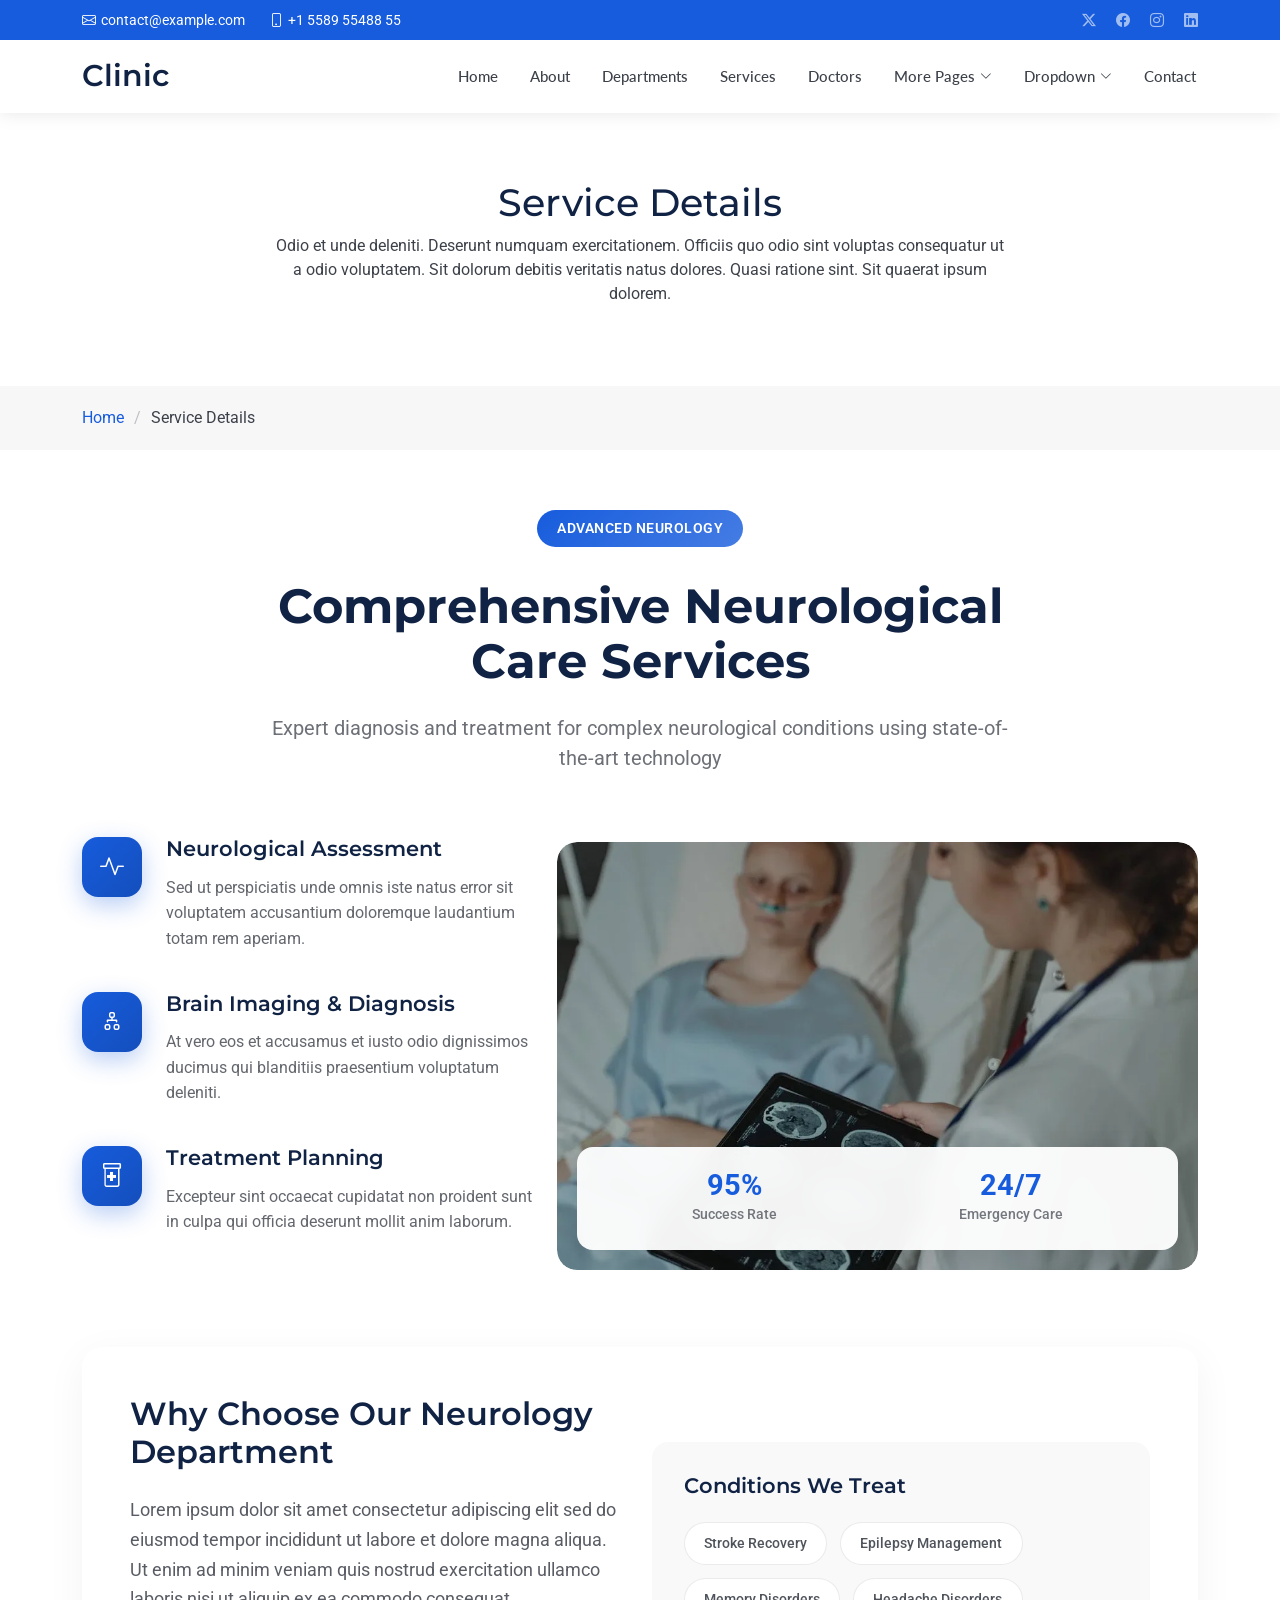
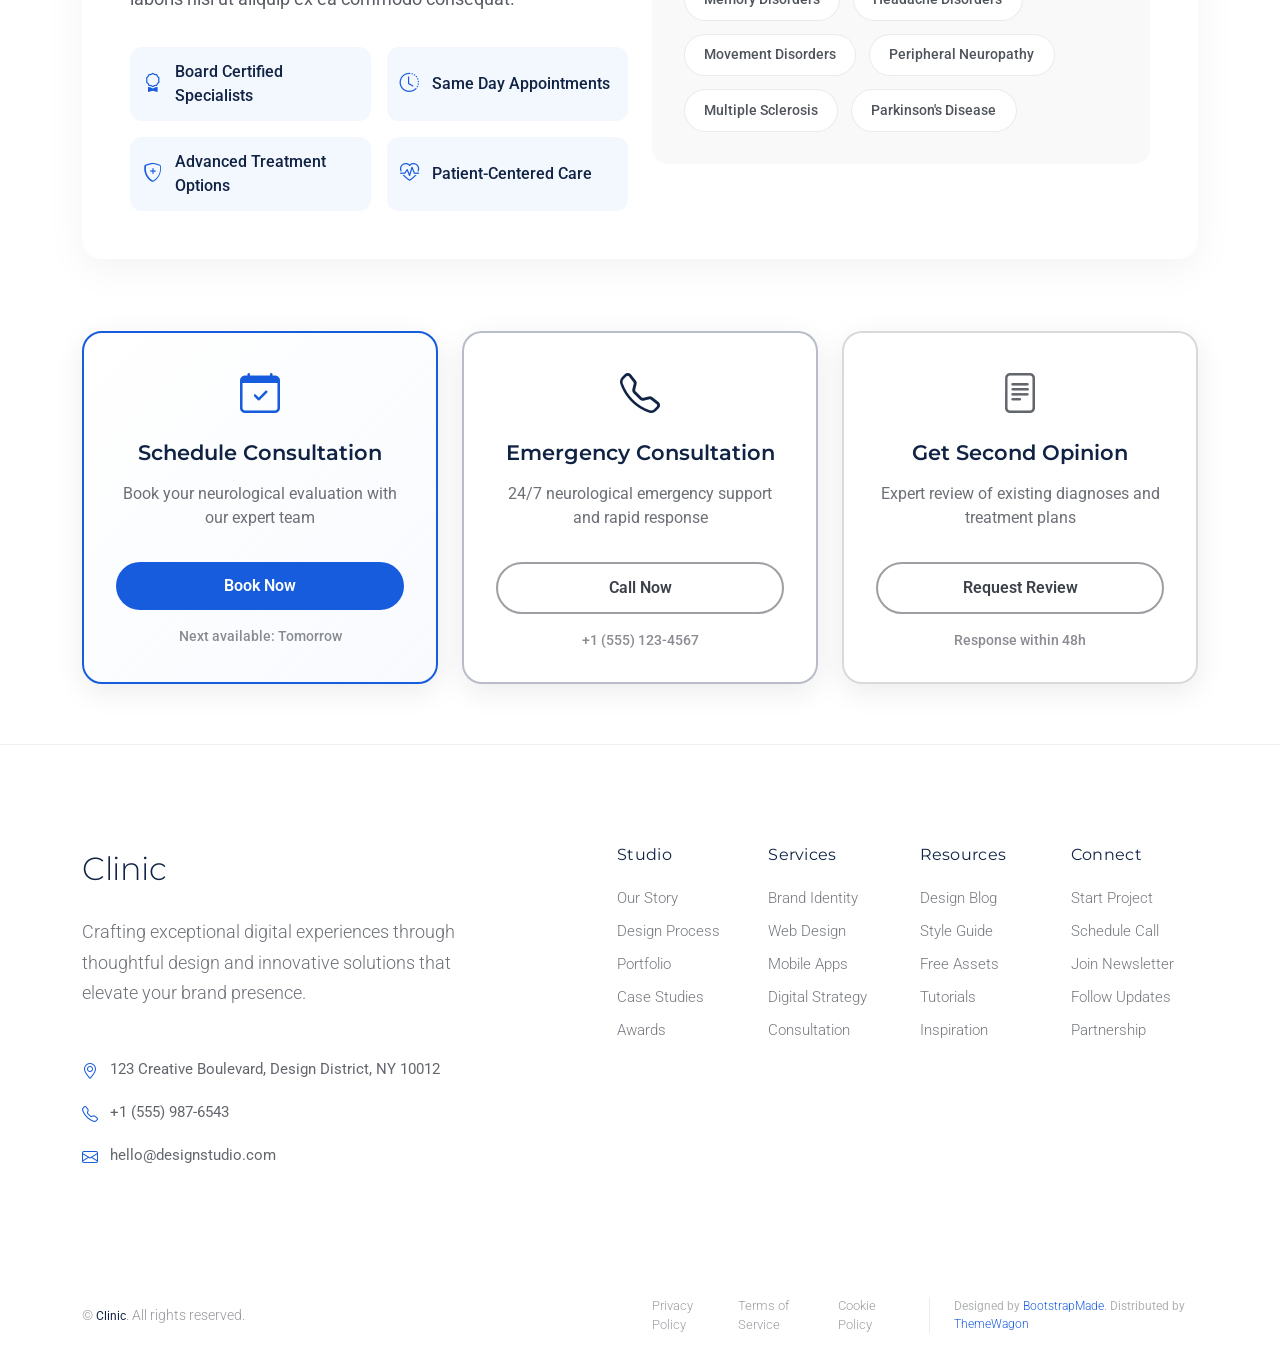
<file: service-details.html>
<!DOCTYPE html>
<html lang="en">

<head>
  <meta charset="utf-8">
  <meta content="width=device-width, initial-scale=1.0" name="viewport">
  <title>Service Details - Clinic Bootstrap Template</title>
  <meta name="description" content="">
  <meta name="keywords" content="">

  <!-- Favicons -->
  <link href="assets/img/favicon.png" rel="icon">
  <link href="assets/img/apple-touch-icon.png" rel="apple-touch-icon">

  <!-- Fonts -->
  <link href="https://fonts.googleapis.com" rel="preconnect">
  <link href="https://fonts.gstatic.com" rel="preconnect" crossorigin>
  <link
    href="https://fonts.googleapis.com/css2?family=Roboto:ital,wght@0,100;0,300;0,400;0,500;0,700;0,900;1,100;1,300;1,400;1,500;1,700;1,900&family=Montserrat:ital,wght@0,100;0,200;0,300;0,400;0,500;0,600;0,700;0,800;0,900;1,100;1,200;1,300;1,400;1,500;1,600;1,700;1,800;1,900&family=Lato:ital,wght@0,100;0,300;0,400;0,700;0,900;1,100;1,300;1,400;1,700;1,900&display=swap"
    rel="stylesheet">

  <!-- Vendor CSS Files -->
  <link href="assets/vendor/bootstrap/css/bootstrap.min.css" rel="stylesheet">
  <link href="assets/vendor/bootstrap-icons/bootstrap-icons.css" rel="stylesheet">
  <link href="assets/vendor/aos/aos.css" rel="stylesheet">
  <link href="assets/vendor/glightbox/css/glightbox.min.css" rel="stylesheet">
  <link href="assets/vendor/fontawesome-free/css/all.min.css" rel="stylesheet">
  <link href="assets/vendor/swiper/swiper-bundle.min.css" rel="stylesheet">

  <!-- Main CSS File -->
  <link href="assets/css/main.css" rel="stylesheet">

  <!-- =======================================================
  * Template Name: Clinic
  * Template URL: https://bootstrapmade.com/clinic-bootstrap-template/
  * Updated: Jul 23 2025 with Bootstrap v5.3.7
  * Author: BootstrapMade.com
  * License: https://bootstrapmade.com/license/
  ======================================================== -->
</head>

<body class="service-details-page">

  <header id="header" class="header fixed-top">

    <div class="topbar d-flex align-items-center dark-background">
      <div class="container d-flex justify-content-center justify-content-md-between">
        <div class="contact-info d-flex align-items-center">
          <i class="bi bi-envelope d-flex align-items-center"><a
              href="mailto:contact@example.com">contact@example.com</a></i>
          <i class="bi bi-phone d-flex align-items-center ms-4"><span>+1 5589 55488 55</span></i>
        </div>
        <div class="social-links d-none d-md-flex align-items-center">
          <a href="#!" class="twitter"><i class="bi bi-twitter-x"></i></a>
          <a href="#!" class="facebook"><i class="bi bi-facebook"></i></a>
          <a href="#!" class="instagram"><i class="bi bi-instagram"></i></a>
          <a href="#!" class="linkedin"><i class="bi bi-linkedin"></i></a>
        </div>
      </div>
    </div><!-- End Top Bar -->

    <div class="branding d-flex align-items-cente">

      <div class="container position-relative d-flex align-items-center justify-content-between">
        <a href="index.html" class="logo d-flex align-items-center">
          <!-- Uncomment the line below if you also wish to use an image logo -->
          <!-- <img src="assets/img/logo.webp" alt=""> -->
          <h1 class="sitename">Clinic</h1>
        </a>

        <nav id="navmenu" class="navmenu">
          <ul>
            <li><a href="index.html">Home</a></li>
            <li><a href="about.html">About</a></li>
            <li><a href="departments.html">Departments</a></li>
            <li><a href="services.html">Services</a></li>
            <li><a href="doctors.html">Doctors</a></li>
            <li class="dropdown"><a href="#"><span>More Pages</span> <i
                  class="bi bi-chevron-down toggle-dropdown"></i></a>
              <ul>
                <li><a href="department-details.html">Department Details</a></li>
                <li><a href="service-details.html" class="active">Service Details</a></li>
                <li><a href="appointment.html">Appointment</a></li>
                <li><a href="testimonials.html">Testimonials</a></li>
                <li><a href="faq.html">Frequently Asked Questions</a></li>
                <li><a href="gallery.html">Gallery</a></li>
                <li><a href="terms.html">Terms</a></li>
                <li><a href="privacy.html">Privacy</a></li>
                <li><a href="404.html">404</a></li>
              </ul>
            </li>
            <li class="dropdown"><a href="#"><span>Dropdown</span> <i
                  class="bi bi-chevron-down toggle-dropdown"></i></a>
              <ul>
                <li><a href="#">Dropdown 1</a></li>
                <li class="dropdown"><a href="#"><span>Deep Dropdown</span> <i
                      class="bi bi-chevron-down toggle-dropdown"></i></a>
                  <ul>
                    <li><a href="#">Deep Dropdown 1</a></li>
                    <li><a href="#">Deep Dropdown 2</a></li>
                    <li><a href="#">Deep Dropdown 3</a></li>
                    <li><a href="#">Deep Dropdown 4</a></li>
                    <li><a href="#">Deep Dropdown 5</a></li>
                  </ul>
                </li>
                <li><a href="#">Dropdown 2</a></li>
                <li><a href="#">Dropdown 3</a></li>
                <li><a href="#">Dropdown 4</a></li>
              </ul>
            </li>
            <li><a href="contact.html">Contact</a></li>
          </ul>
          <i class="mobile-nav-toggle d-xl-none bi bi-list"></i>
        </nav>

      </div>

    </div>

  </header>

  <main class="main">

    <!-- Page Title -->
    <div class="page-title">
      <div class="heading">
        <div class="container">
          <div class="row d-flex justify-content-center text-center">
            <div class="col-lg-8">
              <h1 class="heading-title">Service Details</h1>
              <p class="mb-0">
                Odio et unde deleniti. Deserunt numquam exercitationem. Officiis quo
                odio sint voluptas consequatur ut a odio voluptatem. Sit dolorum
                debitis veritatis natus dolores. Quasi ratione sint. Sit quaerat
                ipsum dolorem.
              </p>
            </div>
          </div>
        </div>
      </div>
      <nav class="breadcrumbs">
        <div class="container">
          <ol>
            <li><a href="index.html">Home</a></li>
            <li class="current">Service Details</li>
          </ol>
        </div>
      </nav>
    </div><!-- End Page Title -->

    <!-- Service Details 2 Section -->
    <section id="service-details-2" class="service-details-2 section">

      <div class="container" data-aos="fade-up" data-aos-delay="100">

        <div class="row">

          <div class="col-lg-8 mx-auto text-center mb-5" data-aos="fade-up" data-aos-delay="150">
            <div class="service-header">
              <div class="service-category">
                <span>Advanced Neurology</span>
              </div>
              <h2>Comprehensive Neurological Care Services</h2>
              <p class="lead">Expert diagnosis and treatment for complex neurological conditions using state-of-the-art
                technology</p>
            </div>
          </div>

        </div>

        <div class="row gy-4 align-items-center">

          <div class="col-lg-5" data-aos="fade-right" data-aos-delay="200">
            <div class="service-details">

              <div class="detail-item">
                <div class="icon-wrapper">
                  <i class="bi bi-activity"></i>
                </div>
                <div class="content">
                  <h4>Neurological Assessment</h4>
                  <p>Sed ut perspiciatis unde omnis iste natus error sit voluptatem accusantium doloremque laudantium
                    totam rem aperiam.</p>
                </div>
              </div>

              <div class="detail-item">
                <div class="icon-wrapper">
                  <i class="bi bi-diagram-2"></i>
                </div>
                <div class="content">
                  <h4>Brain Imaging &amp; Diagnosis</h4>
                  <p>At vero eos et accusamus et iusto odio dignissimos ducimus qui blanditiis praesentium voluptatum
                    deleniti.</p>
                </div>
              </div>

              <div class="detail-item">
                <div class="icon-wrapper">
                  <i class="bi bi-prescription2"></i>
                </div>
                <div class="content">
                  <h4>Treatment Planning</h4>
                  <p>Excepteur sint occaecat cupidatat non proident sunt in culpa qui officia deserunt mollit anim
                    laborum.</p>
                </div>
              </div>

            </div>
          </div>

          <div class="col-lg-7" data-aos="fade-left" data-aos-delay="300">
            <div class="service-visual">
              <img src="assets/img/health/neurology-2.webp" alt="Neurology Services" class="img-fluid">
              <div class="visual-overlay">
                <div class="stats-card">
                  <div class="stat">
                    <span class="number">95%</span>
                    <span class="label">Success Rate</span>
                  </div>
                  <div class="stat">
                    <span class="number">24/7</span>
                    <span class="label">Emergency Care</span>
                  </div>
                </div>
              </div>
            </div>
          </div>

        </div>

        <div class="row gy-4 mt-5">

          <div class="col-12" data-aos="fade-up" data-aos-delay="100">
            <div class="service-overview">
              <div class="row align-items-center">

                <div class="col-lg-6">
                  <h3>Why Choose Our Neurology Department</h3>
                  <p>Lorem ipsum dolor sit amet consectetur adipiscing elit sed do eiusmod tempor incididunt ut labore
                    et dolore magna aliqua. Ut enim ad minim veniam quis nostrud exercitation ullamco laboris nisi ut
                    aliquip ex ea commodo consequat.</p>

                  <div class="features-grid">
                    <div class="feature">
                      <i class="bi bi-award"></i>
                      <span>Board Certified Specialists</span>
                    </div>
                    <div class="feature">
                      <i class="bi bi-clock-history"></i>
                      <span>Same Day Appointments</span>
                    </div>
                    <div class="feature">
                      <i class="bi bi-shield-plus"></i>
                      <span>Advanced Treatment Options</span>
                    </div>
                    <div class="feature">
                      <i class="bi bi-heart-pulse"></i>
                      <span>Patient-Centered Care</span>
                    </div>
                  </div>
                </div>

                <div class="col-lg-6">
                  <div class="treatment-areas">
                    <h4>Conditions We Treat</h4>
                    <div class="condition-tags">
                      <span class="tag">Stroke Recovery</span>
                      <span class="tag">Epilepsy Management</span>
                      <span class="tag">Memory Disorders</span>
                      <span class="tag">Headache Disorders</span>
                      <span class="tag">Movement Disorders</span>
                      <span class="tag">Peripheral Neuropathy</span>
                      <span class="tag">Multiple Sclerosis</span>
                      <span class="tag">Parkinson's Disease</span>
                    </div>
                  </div>
                </div>

              </div>
            </div>
          </div>

        </div>

        <div class="row gy-4 mt-5">

          <div class="col-lg-4" data-aos="zoom-in" data-aos-delay="100">
            <div class="action-card primary">
              <div class="card-header">
                <i class="bi bi-calendar-check"></i>
                <h4>Schedule Consultation</h4>
              </div>
              <p>Book your neurological evaluation with our expert team</p>
              <div class="card-footer">
                <a href="#!" class="btn-action">Book Now</a>
                <span class="availability">Next available: Tomorrow</span>
              </div>
            </div>
          </div>

          <div class="col-lg-4" data-aos="zoom-in" data-aos-delay="200">
            <div class="action-card secondary">
              <div class="card-header">
                <i class="bi bi-telephone"></i>
                <h4>Emergency Consultation</h4>
              </div>
              <p>24/7 neurological emergency support and rapid response</p>
              <div class="card-footer">
                <a href="tel:+15551234567" class="btn-action">Call Now</a>
                <span class="availability">+1 (555) 123-4567</span>
              </div>
            </div>
          </div>

          <div class="col-lg-4" data-aos="zoom-in" data-aos-delay="300">
            <div class="action-card tertiary">
              <div class="card-header">
                <i class="bi bi-file-text"></i>
                <h4>Get Second Opinion</h4>
              </div>
              <p>Expert review of existing diagnoses and treatment plans</p>
              <div class="card-footer">
                <a href="#!" class="btn-action">Request Review</a>
                <span class="availability">Response within 48h</span>
              </div>
            </div>
          </div>

        </div>

      </div>

    </section><!-- /Service Details 2 Section -->

  </main>

  <footer id="footer" class="footer-16 footer position-relative">

    <div class="container">

      <div class="footer-main" data-aos="fade-up" data-aos-delay="100">
        <div class="row align-items-start">

          <div class="col-lg-5">
            <div class="brand-section">
              <a href="index.html" class="logo d-flex align-items-center mb-4">
                <span class="sitename">Clinic</span>
              </a>
              <p class="brand-description">Crafting exceptional digital experiences through thoughtful design and
                innovative solutions that elevate your brand presence.</p>

              <div class="contact-info mt-5">
                <div class="contact-item">
                  <i class="bi bi-geo-alt"></i>
                  <span>123 Creative Boulevard, Design District, NY 10012</span>
                </div>
                <div class="contact-item">
                  <i class="bi bi-telephone"></i>
                  <span>+1 (555) 987-6543</span>
                </div>
                <div class="contact-item">
                  <i class="bi bi-envelope"></i>
                  <span>hello@designstudio.com</span>
                </div>
              </div>
            </div>
          </div>

          <div class="col-lg-7">
            <div class="footer-nav-wrapper">
              <div class="row">

                <div class="col-6 col-lg-3">
                  <div class="nav-column">
                    <h6>Studio</h6>
                    <nav class="footer-nav">
                      <a href="#!">Our Story</a>
                      <a href="#!">Design Process</a>
                      <a href="#!">Portfolio</a>
                      <a href="#!">Case Studies</a>
                      <a href="#!">Awards</a>
                    </nav>
                  </div>
                </div>

                <div class="col-6 col-lg-3">
                  <div class="nav-column">
                    <h6>Services</h6>
                    <nav class="footer-nav">
                      <a href="#!">Brand Identity</a>
                      <a href="#!">Web Design</a>
                      <a href="#!">Mobile Apps</a>
                      <a href="#!">Digital Strategy</a>
                      <a href="#!">Consultation</a>
                    </nav>
                  </div>
                </div>

                <div class="col-6 col-lg-3">
                  <div class="nav-column">
                    <h6>Resources</h6>
                    <nav class="footer-nav">
                      <a href="#!">Design Blog</a>
                      <a href="#!">Style Guide</a>
                      <a href="#!">Free Assets</a>
                      <a href="#!">Tutorials</a>
                      <a href="#!">Inspiration</a>
                    </nav>
                  </div>
                </div>

                <div class="col-6 col-lg-3">
                  <div class="nav-column">
                    <h6>Connect</h6>
                    <nav class="footer-nav">
                      <a href="#!">Start Project</a>
                      <a href="#!">Schedule Call</a>
                      <a href="#!">Join Newsletter</a>
                      <a href="#!">Follow Updates</a>
                      <a href="#!">Partnership</a>
                    </nav>
                  </div>
                </div>

              </div>
            </div>
          </div>

        </div>
      </div>

    </div>

    <div class="footer-bottom">
      <div class="container">
        <div class="bottom-content" data-aos="fade-up" data-aos-delay="300">
          <div class="row align-items-center">

            <div class="col-lg-6">
              <div class="copyright">
                <p>© <span class="sitename">Clinic</span>. All rights reserved.</p>
              </div>
            </div>

            <div class="col-lg-6">
              <div class="legal-links">
                <a href="#!">Privacy Policy</a>
                <a href="#!">Terms of Service</a>
                <a href="#!">Cookie Policy</a>
                <div class="credits">
                  <!-- All the links in the footer should remain intact. -->
                  <!-- You can delete the links only if you've purchased the pro version. -->
                  <!-- Licensing information: https://bootstrapmade.com/license/ -->
                  <!-- Purchase the pro version with working PHP/AJAX contact form: [buy-url] -->
                  Designed by <a href="https://bootstrapmade.com/">BootstrapMade</a>. Distributed by <a
                    href="https://themewagon.com" target="_blank">ThemeWagon</a>
                </div>
              </div>
            </div>

          </div>
        </div>
      </div>
    </div>

  </footer>

  <!-- Scroll Top -->
  <a href="#!" id="scroll-top" class="scroll-top d-flex align-items-center justify-content-center"><i
      class="bi bi-arrow-up-short"></i></a>

  <!-- Preloader -->
  <div id="preloader"></div>

  <!-- Vendor JS Files -->
  <script src="assets/vendor/bootstrap/js/bootstrap.bundle.min.js"></script>
  <script src="assets/vendor/php-email-form/validate.js"></script>
  <script src="assets/vendor/aos/aos.js"></script>
  <script src="assets/vendor/glightbox/js/glightbox.min.js"></script>
  <script src="assets/vendor/purecounter/purecounter_vanilla.js"></script>
  <script src="assets/vendor/swiper/swiper-bundle.min.js"></script>

  <!-- Main JS File -->
  <script src="assets/js/main.js"></script>

</body>

</html>
</file>
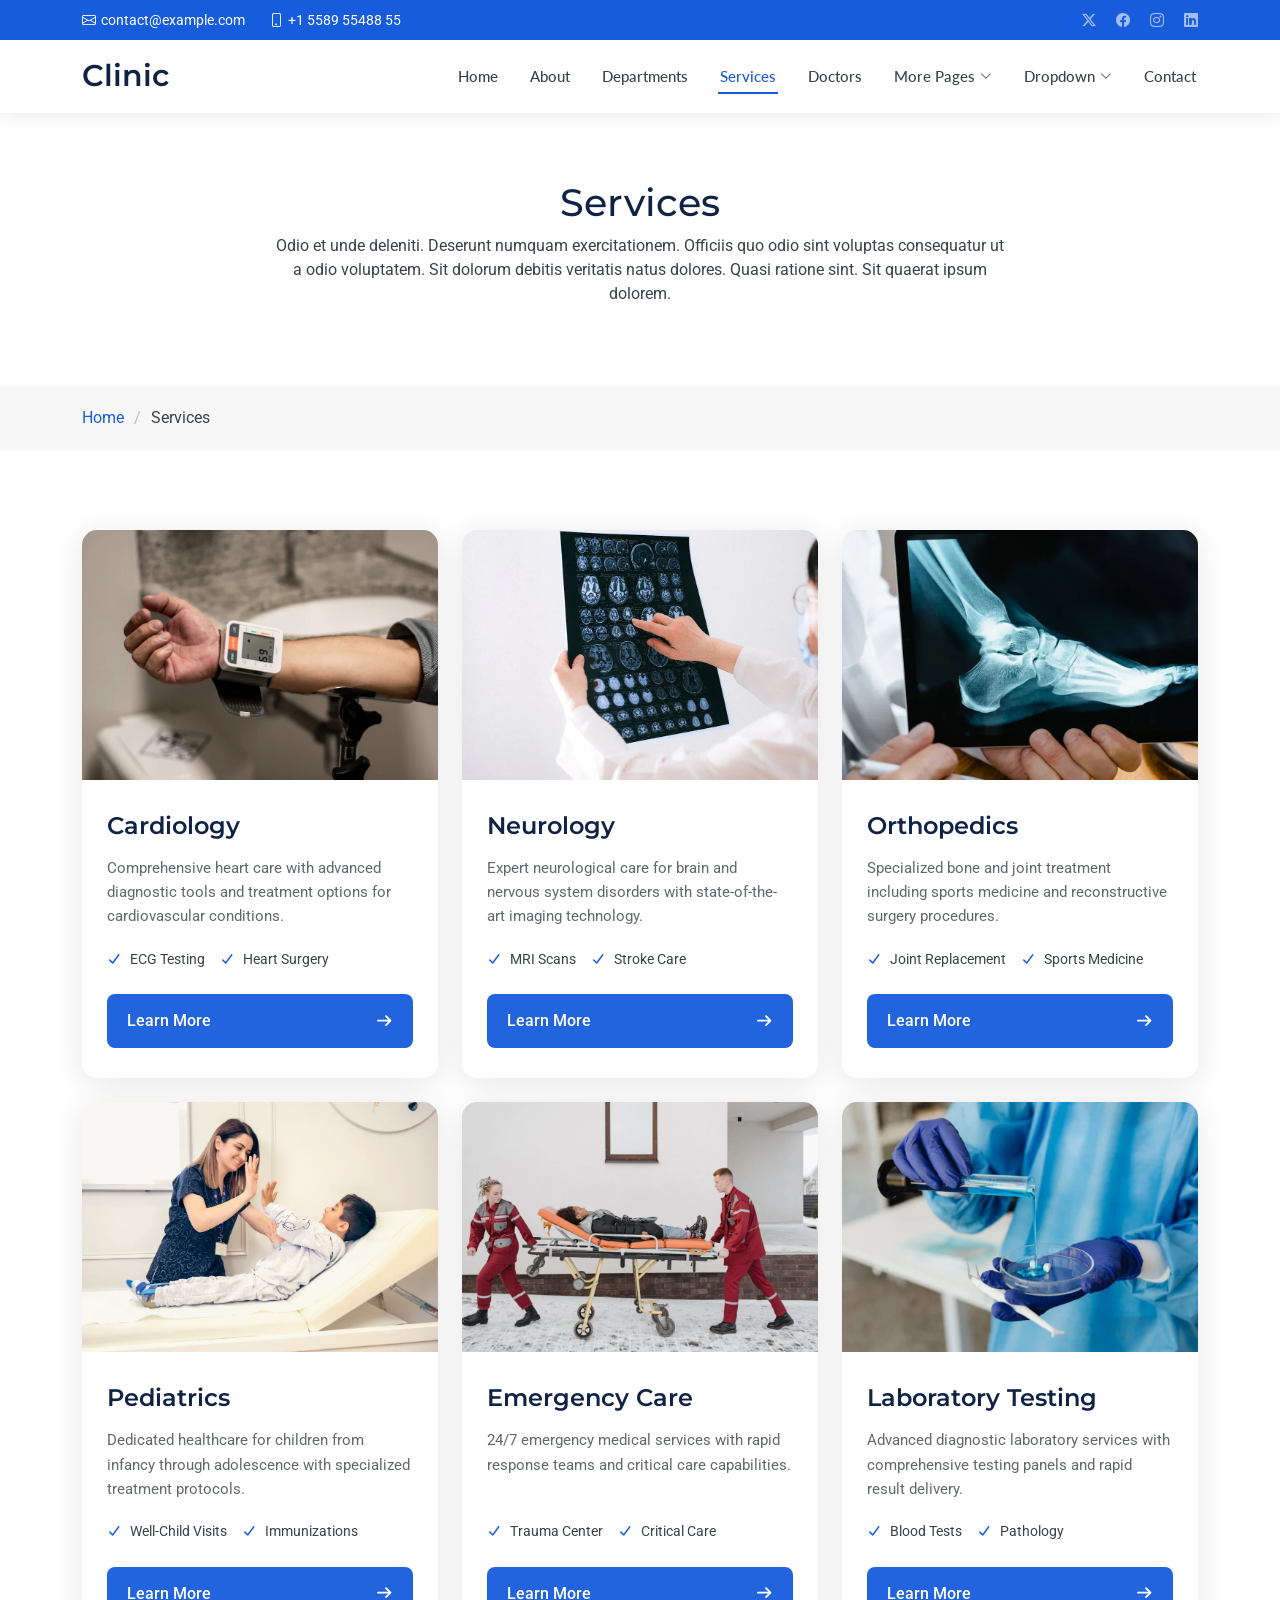
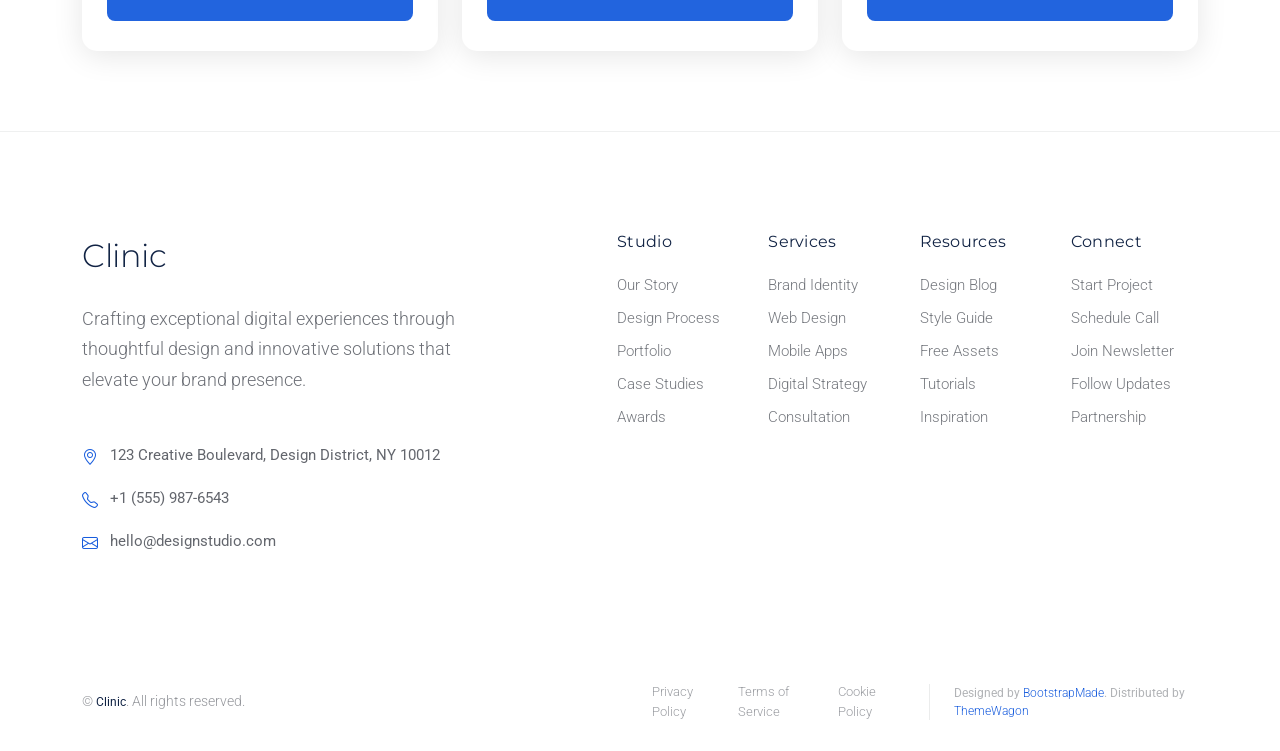
<file: services.html>
<!DOCTYPE html>
<html lang="en">

<head>
  <meta charset="utf-8">
  <meta content="width=device-width, initial-scale=1.0" name="viewport">
  <title>Services - Clinic Bootstrap Template</title>
  <meta name="description" content="">
  <meta name="keywords" content="">

  <!-- Favicons -->
  <link href="assets/img/favicon.png" rel="icon">
  <link href="assets/img/apple-touch-icon.png" rel="apple-touch-icon">

  <!-- Fonts -->
  <link href="https://fonts.googleapis.com" rel="preconnect">
  <link href="https://fonts.gstatic.com" rel="preconnect" crossorigin>
  <link
    href="https://fonts.googleapis.com/css2?family=Roboto:ital,wght@0,100;0,300;0,400;0,500;0,700;0,900;1,100;1,300;1,400;1,500;1,700;1,900&family=Montserrat:ital,wght@0,100;0,200;0,300;0,400;0,500;0,600;0,700;0,800;0,900;1,100;1,200;1,300;1,400;1,500;1,600;1,700;1,800;1,900&family=Lato:ital,wght@0,100;0,300;0,400;0,700;0,900;1,100;1,300;1,400;1,700;1,900&display=swap"
    rel="stylesheet">

  <!-- Vendor CSS Files -->
  <link href="assets/vendor/bootstrap/css/bootstrap.min.css" rel="stylesheet">
  <link href="assets/vendor/bootstrap-icons/bootstrap-icons.css" rel="stylesheet">
  <link href="assets/vendor/aos/aos.css" rel="stylesheet">
  <link href="assets/vendor/glightbox/css/glightbox.min.css" rel="stylesheet">
  <link href="assets/vendor/fontawesome-free/css/all.min.css" rel="stylesheet">
  <link href="assets/vendor/swiper/swiper-bundle.min.css" rel="stylesheet">

  <!-- Main CSS File -->
  <link href="assets/css/main.css" rel="stylesheet">

  <!-- =======================================================
  * Template Name: Clinic
  * Template URL: https://bootstrapmade.com/clinic-bootstrap-template/
  * Updated: Jul 23 2025 with Bootstrap v5.3.7
  * Author: BootstrapMade.com
  * License: https://bootstrapmade.com/license/
  ======================================================== -->
</head>

<body class="services-page">

  <header id="header" class="header fixed-top">

    <div class="topbar d-flex align-items-center dark-background">
      <div class="container d-flex justify-content-center justify-content-md-between">
        <div class="contact-info d-flex align-items-center">
          <i class="bi bi-envelope d-flex align-items-center"><a
              href="mailto:contact@example.com">contact@example.com</a></i>
          <i class="bi bi-phone d-flex align-items-center ms-4"><span>+1 5589 55488 55</span></i>
        </div>
        <div class="social-links d-none d-md-flex align-items-center">
          <a href="#!" class="twitter"><i class="bi bi-twitter-x"></i></a>
          <a href="#!" class="facebook"><i class="bi bi-facebook"></i></a>
          <a href="#!" class="instagram"><i class="bi bi-instagram"></i></a>
          <a href="#!" class="linkedin"><i class="bi bi-linkedin"></i></a>
        </div>
      </div>
    </div><!-- End Top Bar -->

    <div class="branding d-flex align-items-cente">

      <div class="container position-relative d-flex align-items-center justify-content-between">
        <a href="index.html" class="logo d-flex align-items-center">
          <!-- Uncomment the line below if you also wish to use an image logo -->
          <!-- <img src="assets/img/logo.webp" alt=""> -->
          <h1 class="sitename">Clinic</h1>
        </a>

        <nav id="navmenu" class="navmenu">
          <ul>
            <li><a href="index.html">Home</a></li>
            <li><a href="about.html">About</a></li>
            <li><a href="departments.html">Departments</a></li>
            <li><a href="services.html" class="active">Services</a></li>
            <li><a href="doctors.html">Doctors</a></li>
            <li class="dropdown"><a href="#"><span>More Pages</span> <i
                  class="bi bi-chevron-down toggle-dropdown"></i></a>
              <ul>
                <li><a href="department-details.html">Department Details</a></li>
                <li><a href="service-details.html">Service Details</a></li>
                <li><a href="appointment.html">Appointment</a></li>
                <li><a href="testimonials.html">Testimonials</a></li>
                <li><a href="faq.html">Frequently Asked Questions</a></li>
                <li><a href="gallery.html">Gallery</a></li>
                <li><a href="terms.html">Terms</a></li>
                <li><a href="privacy.html">Privacy</a></li>
                <li><a href="404.html">404</a></li>
              </ul>
            </li>
            <li class="dropdown"><a href="#"><span>Dropdown</span> <i
                  class="bi bi-chevron-down toggle-dropdown"></i></a>
              <ul>
                <li><a href="#">Dropdown 1</a></li>
                <li class="dropdown"><a href="#"><span>Deep Dropdown</span> <i
                      class="bi bi-chevron-down toggle-dropdown"></i></a>
                  <ul>
                    <li><a href="#">Deep Dropdown 1</a></li>
                    <li><a href="#">Deep Dropdown 2</a></li>
                    <li><a href="#">Deep Dropdown 3</a></li>
                    <li><a href="#">Deep Dropdown 4</a></li>
                    <li><a href="#">Deep Dropdown 5</a></li>
                  </ul>
                </li>
                <li><a href="#">Dropdown 2</a></li>
                <li><a href="#">Dropdown 3</a></li>
                <li><a href="#">Dropdown 4</a></li>
              </ul>
            </li>
            <li><a href="contact.html">Contact</a></li>
          </ul>
          <i class="mobile-nav-toggle d-xl-none bi bi-list"></i>
        </nav>

      </div>

    </div>

  </header>

  <main class="main">

    <!-- Page Title -->
    <div class="page-title">
      <div class="heading">
        <div class="container">
          <div class="row d-flex justify-content-center text-center">
            <div class="col-lg-8">
              <h1 class="heading-title">Services</h1>
              <p class="mb-0">
                Odio et unde deleniti. Deserunt numquam exercitationem. Officiis quo
                odio sint voluptas consequatur ut a odio voluptatem. Sit dolorum
                debitis veritatis natus dolores. Quasi ratione sint. Sit quaerat
                ipsum dolorem.
              </p>
            </div>
          </div>
        </div>
      </div>
      <nav class="breadcrumbs">
        <div class="container">
          <ol>
            <li><a href="index.html">Home</a></li>
            <li class="current">Services</li>
          </ol>
        </div>
      </nav>
    </div><!-- End Page Title -->

    <!-- Services Section -->
    <section id="services" class="services section">

      <div class="container" data-aos="fade-up" data-aos-delay="100">

        <div class="row gy-4">

          <div class="col-lg-4 col-md-6" data-aos="fade-up" data-aos-delay="200">
            <div class="service-item">
              <div class="service-image">
                <img src="assets/img/health/cardiology-2.webp" alt="Cardiology Services" class="img-fluid">
                <div class="service-overlay">
                  <i class="fas fa-heartbeat"></i>
                </div>
              </div>
              <div class="service-content">
                <h3>Cardiology</h3>
                <p>Comprehensive heart care with advanced diagnostic tools and treatment options for cardiovascular
                  conditions.</p>
                <div class="service-features">
                  <span class="feature-item"><i class="fas fa-check"></i> ECG Testing</span>
                  <span class="feature-item"><i class="fas fa-check"></i> Heart Surgery</span>
                </div>
                <a href="service-details.html" class="service-btn">
                  <span>Learn More</span>
                  <i class="fas fa-arrow-right"></i>
                </a>
              </div>
            </div>
          </div><!-- End Service Item -->

          <div class="col-lg-4 col-md-6" data-aos="fade-up" data-aos-delay="250">
            <div class="service-item">
              <div class="service-image">
                <img src="assets/img/health/neurology-3.webp" alt="Neurology Services" class="img-fluid">
                <div class="service-overlay">
                  <i class="fas fa-brain"></i>
                </div>
              </div>
              <div class="service-content">
                <h3>Neurology</h3>
                <p>Expert neurological care for brain and nervous system disorders with state-of-the-art imaging
                  technology.</p>
                <div class="service-features">
                  <span class="feature-item"><i class="fas fa-check"></i> MRI Scans</span>
                  <span class="feature-item"><i class="fas fa-check"></i> Stroke Care</span>
                </div>
                <a href="service-details.html" class="service-btn">
                  <span>Learn More</span>
                  <i class="fas fa-arrow-right"></i>
                </a>
              </div>
            </div>
          </div><!-- End Service Item -->

          <div class="col-lg-4 col-md-6" data-aos="fade-up" data-aos-delay="300">
            <div class="service-item">
              <div class="service-image">
                <img src="assets/img/health/orthopedics-1.webp" alt="Orthopedics Services" class="img-fluid">
                <div class="service-overlay">
                  <i class="fas fa-bone"></i>
                </div>
              </div>
              <div class="service-content">
                <h3>Orthopedics</h3>
                <p>Specialized bone and joint treatment including sports medicine and reconstructive surgery procedures.
                </p>
                <div class="service-features">
                  <span class="feature-item"><i class="fas fa-check"></i> Joint Replacement</span>
                  <span class="feature-item"><i class="fas fa-check"></i> Sports Medicine</span>
                </div>
                <a href="service-details.html" class="service-btn">
                  <span>Learn More</span>
                  <i class="fas fa-arrow-right"></i>
                </a>
              </div>
            </div>
          </div><!-- End Service Item -->

          <div class="col-lg-4 col-md-6" data-aos="fade-up" data-aos-delay="350">
            <div class="service-item">
              <div class="service-image">
                <img src="assets/img/health/pediatrics-4.webp" alt="Pediatrics Services" class="img-fluid">
                <div class="service-overlay">
                  <i class="fas fa-child"></i>
                </div>
              </div>
              <div class="service-content">
                <h3>Pediatrics</h3>
                <p>Dedicated healthcare for children from infancy through adolescence with specialized treatment
                  protocols.</p>
                <div class="service-features">
                  <span class="feature-item"><i class="fas fa-check"></i> Well-Child Visits</span>
                  <span class="feature-item"><i class="fas fa-check"></i> Immunizations</span>
                </div>
                <a href="service-details.html" class="service-btn">
                  <span>Learn More</span>
                  <i class="fas fa-arrow-right"></i>
                </a>
              </div>
            </div>
          </div><!-- End Service Item -->

          <div class="col-lg-4 col-md-6" data-aos="fade-up" data-aos-delay="400">
            <div class="service-item">
              <div class="service-image">
                <img src="assets/img/health/emergency-2.webp" alt="Emergency Services" class="img-fluid">
                <div class="service-overlay">
                  <i class="fas fa-ambulance"></i>
                </div>
              </div>
              <div class="service-content">
                <h3>Emergency Care</h3>
                <p>24/7 emergency medical services with rapid response teams and critical care capabilities.</p>
                <div class="service-features">
                  <span class="feature-item"><i class="fas fa-check"></i> Trauma Center</span>
                  <span class="feature-item"><i class="fas fa-check"></i> Critical Care</span>
                </div>
                <a href="service-details.html" class="service-btn">
                  <span>Learn More</span>
                  <i class="fas fa-arrow-right"></i>
                </a>
              </div>
            </div>
          </div><!-- End Service Item -->

          <div class="col-lg-4 col-md-6" data-aos="fade-up" data-aos-delay="450">
            <div class="service-item">
              <div class="service-image">
                <img src="assets/img/health/laboratory-3.webp" alt="Laboratory Services" class="img-fluid">
                <div class="service-overlay">
                  <i class="fas fa-microscope"></i>
                </div>
              </div>
              <div class="service-content">
                <h3>Laboratory Testing</h3>
                <p>Advanced diagnostic laboratory services with comprehensive testing panels and rapid result delivery.
                </p>
                <div class="service-features">
                  <span class="feature-item"><i class="fas fa-check"></i> Blood Tests</span>
                  <span class="feature-item"><i class="fas fa-check"></i> Pathology</span>
                </div>
                <a href="service-details.html" class="service-btn">
                  <span>Learn More</span>
                  <i class="fas fa-arrow-right"></i>
                </a>
              </div>
            </div>
          </div><!-- End Service Item -->

        </div>

      </div>

    </section><!-- /Services Section -->

  </main>

  <footer id="footer" class="footer-16 footer position-relative">

    <div class="container">

      <div class="footer-main" data-aos="fade-up" data-aos-delay="100">
        <div class="row align-items-start">

          <div class="col-lg-5">
            <div class="brand-section">
              <a href="index.html" class="logo d-flex align-items-center mb-4">
                <span class="sitename">Clinic</span>
              </a>
              <p class="brand-description">Crafting exceptional digital experiences through thoughtful design and
                innovative solutions that elevate your brand presence.</p>

              <div class="contact-info mt-5">
                <div class="contact-item">
                  <i class="bi bi-geo-alt"></i>
                  <span>123 Creative Boulevard, Design District, NY 10012</span>
                </div>
                <div class="contact-item">
                  <i class="bi bi-telephone"></i>
                  <span>+1 (555) 987-6543</span>
                </div>
                <div class="contact-item">
                  <i class="bi bi-envelope"></i>
                  <span>hello@designstudio.com</span>
                </div>
              </div>
            </div>
          </div>

          <div class="col-lg-7">
            <div class="footer-nav-wrapper">
              <div class="row">

                <div class="col-6 col-lg-3">
                  <div class="nav-column">
                    <h6>Studio</h6>
                    <nav class="footer-nav">
                      <a href="#!">Our Story</a>
                      <a href="#!">Design Process</a>
                      <a href="#!">Portfolio</a>
                      <a href="#!">Case Studies</a>
                      <a href="#!">Awards</a>
                    </nav>
                  </div>
                </div>

                <div class="col-6 col-lg-3">
                  <div class="nav-column">
                    <h6>Services</h6>
                    <nav class="footer-nav">
                      <a href="#!">Brand Identity</a>
                      <a href="#!">Web Design</a>
                      <a href="#!">Mobile Apps</a>
                      <a href="#!">Digital Strategy</a>
                      <a href="#!">Consultation</a>
                    </nav>
                  </div>
                </div>

                <div class="col-6 col-lg-3">
                  <div class="nav-column">
                    <h6>Resources</h6>
                    <nav class="footer-nav">
                      <a href="#!">Design Blog</a>
                      <a href="#!">Style Guide</a>
                      <a href="#!">Free Assets</a>
                      <a href="#!">Tutorials</a>
                      <a href="#!">Inspiration</a>
                    </nav>
                  </div>
                </div>

                <div class="col-6 col-lg-3">
                  <div class="nav-column">
                    <h6>Connect</h6>
                    <nav class="footer-nav">
                      <a href="#!">Start Project</a>
                      <a href="#!">Schedule Call</a>
                      <a href="#!">Join Newsletter</a>
                      <a href="#!">Follow Updates</a>
                      <a href="#!">Partnership</a>
                    </nav>
                  </div>
                </div>

              </div>
            </div>
          </div>

        </div>
      </div>

    </div>

    <div class="footer-bottom">
      <div class="container">
        <div class="bottom-content" data-aos="fade-up" data-aos-delay="300">
          <div class="row align-items-center">

            <div class="col-lg-6">
              <div class="copyright">
                <p>© <span class="sitename">Clinic</span>. All rights reserved.</p>
              </div>
            </div>

            <div class="col-lg-6">
              <div class="legal-links">
                <a href="#!">Privacy Policy</a>
                <a href="#!">Terms of Service</a>
                <a href="#!">Cookie Policy</a>
                <div class="credits">
                  <!-- All the links in the footer should remain intact. -->
                  <!-- You can delete the links only if you've purchased the pro version. -->
                  <!-- Licensing information: https://bootstrapmade.com/license/ -->
                  <!-- Purchase the pro version with working PHP/AJAX contact form: [buy-url] -->
                  Designed by <a href="https://bootstrapmade.com/">BootstrapMade</a>. Distributed by <a
                    href="https://themewagon.com" target="_blank">ThemeWagon</a>
                </div>
              </div>
            </div>

          </div>
        </div>
      </div>
    </div>

  </footer>

  <!-- Scroll Top -->
  <a href="#!" id="scroll-top" class="scroll-top d-flex align-items-center justify-content-center"><i
      class="bi bi-arrow-up-short"></i></a>

  <!-- Preloader -->
  <div id="preloader"></div>

  <!-- Vendor JS Files -->
  <script src="assets/vendor/bootstrap/js/bootstrap.bundle.min.js"></script>
  <script src="assets/vendor/php-email-form/validate.js"></script>
  <script src="assets/vendor/aos/aos.js"></script>
  <script src="assets/vendor/glightbox/js/glightbox.min.js"></script>
  <script src="assets/vendor/purecounter/purecounter_vanilla.js"></script>
  <script src="assets/vendor/swiper/swiper-bundle.min.js"></script>

  <!-- Main JS File -->
  <script src="assets/js/main.js"></script>

</body>

</html>
</file>
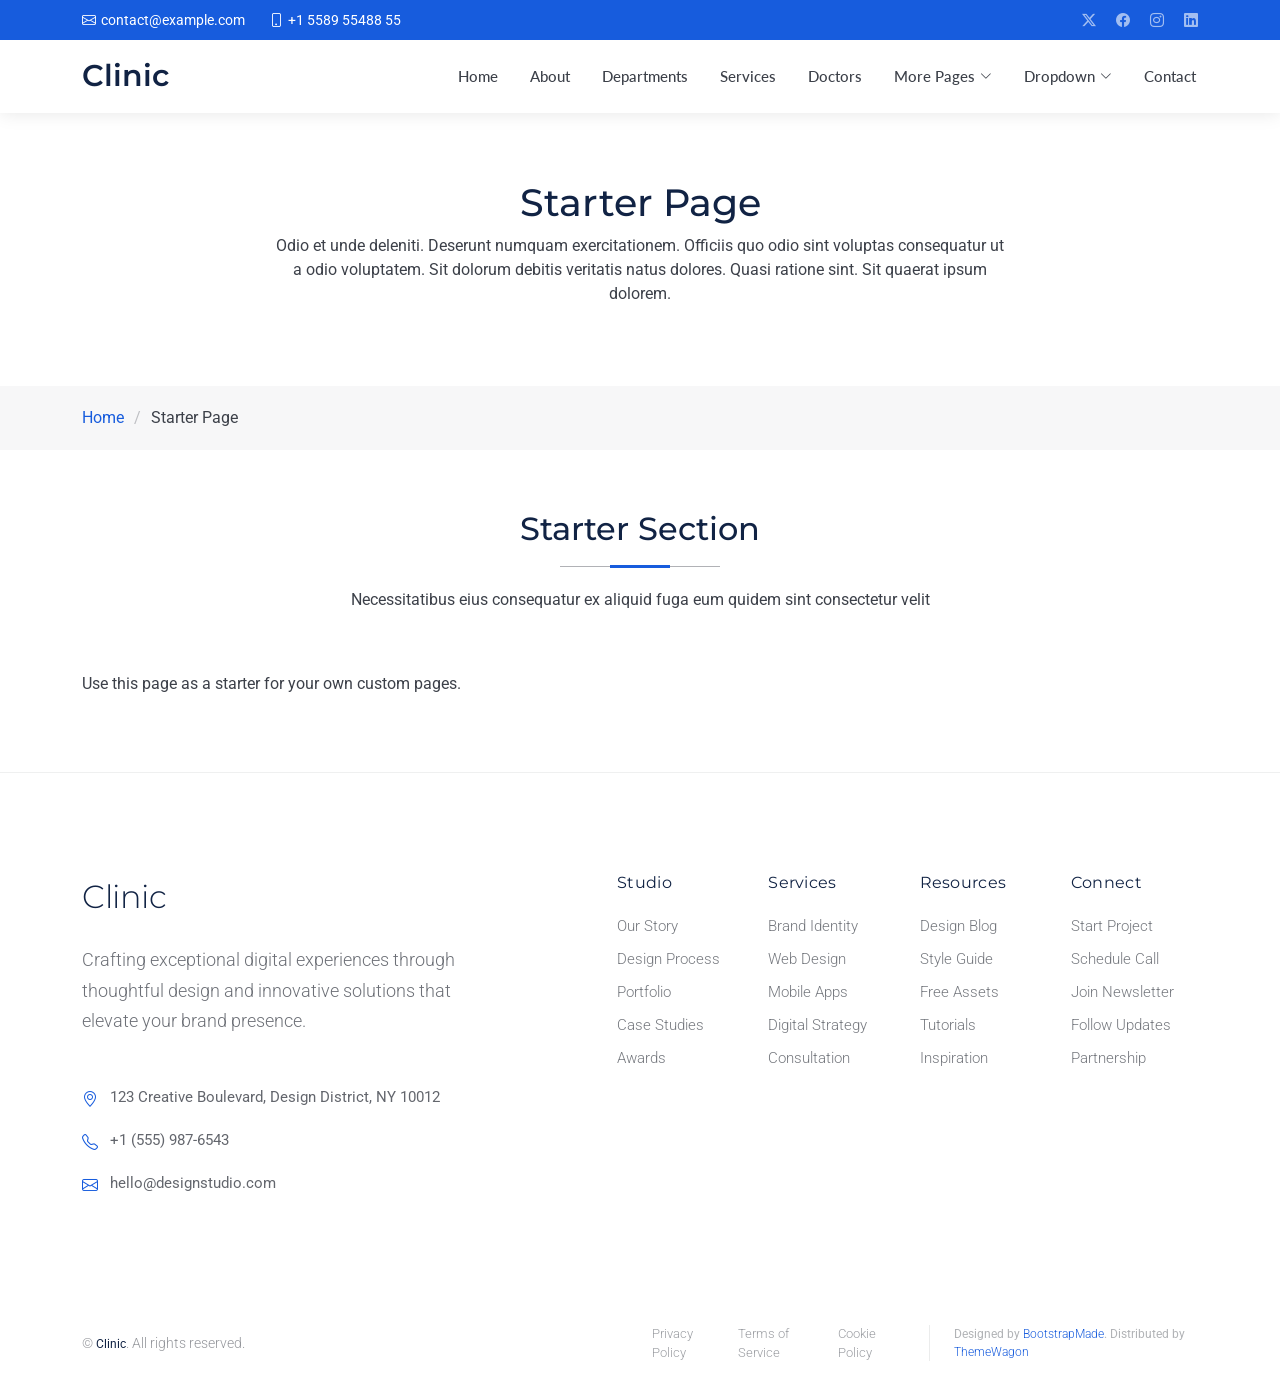
<file: starter-page.html>
<!DOCTYPE html>
<html lang="en">

<head>
  <meta charset="utf-8">
  <meta content="width=device-width, initial-scale=1.0" name="viewport">
  <title>Starter Page - Clinic Bootstrap Template</title>
  <meta name="description" content="">
  <meta name="keywords" content="">

  <!-- Favicons -->
  <link href="assets/img/favicon.png" rel="icon">
  <link href="assets/img/apple-touch-icon.png" rel="apple-touch-icon">

  <!-- Fonts -->
  <link href="https://fonts.googleapis.com" rel="preconnect">
  <link href="https://fonts.gstatic.com" rel="preconnect" crossorigin>
  <link
    href="https://fonts.googleapis.com/css2?family=Roboto:ital,wght@0,100;0,300;0,400;0,500;0,700;0,900;1,100;1,300;1,400;1,500;1,700;1,900&family=Montserrat:ital,wght@0,100;0,200;0,300;0,400;0,500;0,600;0,700;0,800;0,900;1,100;1,200;1,300;1,400;1,500;1,600;1,700;1,800;1,900&family=Lato:ital,wght@0,100;0,300;0,400;0,700;0,900;1,100;1,300;1,400;1,700;1,900&display=swap"
    rel="stylesheet">

  <!-- Vendor CSS Files -->
  <link href="assets/vendor/bootstrap/css/bootstrap.min.css" rel="stylesheet">
  <link href="assets/vendor/bootstrap-icons/bootstrap-icons.css" rel="stylesheet">
  <link href="assets/vendor/aos/aos.css" rel="stylesheet">
  <link href="assets/vendor/glightbox/css/glightbox.min.css" rel="stylesheet">
  <link href="assets/vendor/fontawesome-free/css/all.min.css" rel="stylesheet">
  <link href="assets/vendor/swiper/swiper-bundle.min.css" rel="stylesheet">

  <!-- Main CSS File -->
  <link href="assets/css/main.css" rel="stylesheet">

  <!-- =======================================================
  * Template Name: Clinic
  * Template URL: https://bootstrapmade.com/clinic-bootstrap-template/
  * Updated: Jul 23 2025 with Bootstrap v5.3.7
  * Author: BootstrapMade.com
  * License: https://bootstrapmade.com/license/
  ======================================================== -->
</head>

<body class="starter-page-page">

  <header id="header" class="header fixed-top">

    <div class="topbar d-flex align-items-center dark-background">
      <div class="container d-flex justify-content-center justify-content-md-between">
        <div class="contact-info d-flex align-items-center">
          <i class="bi bi-envelope d-flex align-items-center"><a
              href="mailto:contact@example.com">contact@example.com</a></i>
          <i class="bi bi-phone d-flex align-items-center ms-4"><span>+1 5589 55488 55</span></i>
        </div>
        <div class="social-links d-none d-md-flex align-items-center">
          <a href="#!" class="twitter"><i class="bi bi-twitter-x"></i></a>
          <a href="#!" class="facebook"><i class="bi bi-facebook"></i></a>
          <a href="#!" class="instagram"><i class="bi bi-instagram"></i></a>
          <a href="#!" class="linkedin"><i class="bi bi-linkedin"></i></a>
        </div>
      </div>
    </div><!-- End Top Bar -->

    <div class="branding d-flex align-items-cente">

      <div class="container position-relative d-flex align-items-center justify-content-between">
        <a href="index.html" class="logo d-flex align-items-center">
          <!-- Uncomment the line below if you also wish to use an image logo -->
          <!-- <img src="assets/img/logo.webp" alt=""> -->
          <h1 class="sitename">Clinic</h1>
        </a>

        <nav id="navmenu" class="navmenu">
          <ul>
            <li><a href="index.html">Home</a></li>
            <li><a href="about.html">About</a></li>
            <li><a href="departments.html">Departments</a></li>
            <li><a href="services.html">Services</a></li>
            <li><a href="doctors.html">Doctors</a></li>
            <li class="dropdown"><a href="#"><span>More Pages</span> <i
                  class="bi bi-chevron-down toggle-dropdown"></i></a>
              <ul>
                <li><a href="department-details.html">Department Details</a></li>
                <li><a href="service-details.html">Service Details</a></li>
                <li><a href="appointment.html">Appointment</a></li>
                <li><a href="testimonials.html">Testimonials</a></li>
                <li><a href="faq.html">Frequently Asked Questions</a></li>
                <li><a href="gallery.html">Gallery</a></li>
                <li><a href="terms.html">Terms</a></li>
                <li><a href="privacy.html">Privacy</a></li>
                <li><a href="404.html">404</a></li>
              </ul>
            </li>
            <li class="dropdown"><a href="#"><span>Dropdown</span> <i
                  class="bi bi-chevron-down toggle-dropdown"></i></a>
              <ul>
                <li><a href="#">Dropdown 1</a></li>
                <li class="dropdown"><a href="#"><span>Deep Dropdown</span> <i
                      class="bi bi-chevron-down toggle-dropdown"></i></a>
                  <ul>
                    <li><a href="#">Deep Dropdown 1</a></li>
                    <li><a href="#">Deep Dropdown 2</a></li>
                    <li><a href="#">Deep Dropdown 3</a></li>
                    <li><a href="#">Deep Dropdown 4</a></li>
                    <li><a href="#">Deep Dropdown 5</a></li>
                  </ul>
                </li>
                <li><a href="#">Dropdown 2</a></li>
                <li><a href="#">Dropdown 3</a></li>
                <li><a href="#">Dropdown 4</a></li>
              </ul>
            </li>
            <li><a href="contact.html">Contact</a></li>
          </ul>
          <i class="mobile-nav-toggle d-xl-none bi bi-list"></i>
        </nav>

      </div>

    </div>

  </header>

  <main class="main">

    <!-- Page Title -->
    <div class="page-title">
      <div class="heading">
        <div class="container">
          <div class="row d-flex justify-content-center text-center">
            <div class="col-lg-8">
              <h1 class="heading-title">Starter Page</h1>
              <p class="mb-0">
                Odio et unde deleniti. Deserunt numquam exercitationem. Officiis quo
                odio sint voluptas consequatur ut a odio voluptatem. Sit dolorum
                debitis veritatis natus dolores. Quasi ratione sint. Sit quaerat
                ipsum dolorem.
              </p>
            </div>
          </div>
        </div>
      </div>
      <nav class="breadcrumbs">
        <div class="container">
          <ol>
            <li><a href="index.html">Home</a></li>
            <li class="current">Starter Page</li>
          </ol>
        </div>
      </nav>
    </div><!-- End Page Title -->

    <!-- Starter Section Section -->
    <section id="starter-section" class="starter-section section">

      <!-- Section Title -->
      <div class="container section-title" data-aos="fade-up">
        <h2>Starter Section</h2>
        <p>Necessitatibus eius consequatur ex aliquid fuga eum quidem sint consectetur velit</p>
      </div><!-- End Section Title -->

      <div class="container" data-aos="fade-up">
        <p>Use this page as a starter for your own custom pages.</p>
      </div>

    </section><!-- /Starter Section Section -->

  </main>

  <footer id="footer" class="footer-16 footer position-relative">

    <div class="container">

      <div class="footer-main" data-aos="fade-up" data-aos-delay="100">
        <div class="row align-items-start">

          <div class="col-lg-5">
            <div class="brand-section">
              <a href="index.html" class="logo d-flex align-items-center mb-4">
                <span class="sitename">Clinic</span>
              </a>
              <p class="brand-description">Crafting exceptional digital experiences through thoughtful design and
                innovative solutions that elevate your brand presence.</p>

              <div class="contact-info mt-5">
                <div class="contact-item">
                  <i class="bi bi-geo-alt"></i>
                  <span>123 Creative Boulevard, Design District, NY 10012</span>
                </div>
                <div class="contact-item">
                  <i class="bi bi-telephone"></i>
                  <span>+1 (555) 987-6543</span>
                </div>
                <div class="contact-item">
                  <i class="bi bi-envelope"></i>
                  <span>hello@designstudio.com</span>
                </div>
              </div>
            </div>
          </div>

          <div class="col-lg-7">
            <div class="footer-nav-wrapper">
              <div class="row">

                <div class="col-6 col-lg-3">
                  <div class="nav-column">
                    <h6>Studio</h6>
                    <nav class="footer-nav">
                      <a href="#!">Our Story</a>
                      <a href="#!">Design Process</a>
                      <a href="#!">Portfolio</a>
                      <a href="#!">Case Studies</a>
                      <a href="#!">Awards</a>
                    </nav>
                  </div>
                </div>

                <div class="col-6 col-lg-3">
                  <div class="nav-column">
                    <h6>Services</h6>
                    <nav class="footer-nav">
                      <a href="#!">Brand Identity</a>
                      <a href="#!">Web Design</a>
                      <a href="#!">Mobile Apps</a>
                      <a href="#!">Digital Strategy</a>
                      <a href="#!">Consultation</a>
                    </nav>
                  </div>
                </div>

                <div class="col-6 col-lg-3">
                  <div class="nav-column">
                    <h6>Resources</h6>
                    <nav class="footer-nav">
                      <a href="#!">Design Blog</a>
                      <a href="#!">Style Guide</a>
                      <a href="#!">Free Assets</a>
                      <a href="#!">Tutorials</a>
                      <a href="#!">Inspiration</a>
                    </nav>
                  </div>
                </div>

                <div class="col-6 col-lg-3">
                  <div class="nav-column">
                    <h6>Connect</h6>
                    <nav class="footer-nav">
                      <a href="#!">Start Project</a>
                      <a href="#!">Schedule Call</a>
                      <a href="#!">Join Newsletter</a>
                      <a href="#!">Follow Updates</a>
                      <a href="#!">Partnership</a>
                    </nav>
                  </div>
                </div>

              </div>
            </div>
          </div>

        </div>
      </div>

    </div>

    <div class="footer-bottom">
      <div class="container">
        <div class="bottom-content" data-aos="fade-up" data-aos-delay="300">
          <div class="row align-items-center">

            <div class="col-lg-6">
              <div class="copyright">
                <p>© <span class="sitename">Clinic</span>. All rights reserved.</p>
              </div>
            </div>

            <div class="col-lg-6">
              <div class="legal-links">
                <a href="#!">Privacy Policy</a>
                <a href="#!">Terms of Service</a>
                <a href="#!">Cookie Policy</a>
                <div class="credits">
                  <!-- All the links in the footer should remain intact. -->
                  <!-- You can delete the links only if you've purchased the pro version. -->
                  <!-- Licensing information: https://bootstrapmade.com/license/ -->
                  <!-- Purchase the pro version with working PHP/AJAX contact form: [buy-url] -->
                  Designed by <a href="https://bootstrapmade.com/">BootstrapMade</a>. Distributed by <a
                    href="https://themewagon.com" target="_blank">ThemeWagon</a>
                </div>
              </div>
            </div>

          </div>
        </div>
      </div>
    </div>

  </footer>

  <!-- Scroll Top -->
  <a href="#!" id="scroll-top" class="scroll-top d-flex align-items-center justify-content-center"><i
      class="bi bi-arrow-up-short"></i></a>

  <!-- Preloader -->
  <div id="preloader"></div>

  <!-- Vendor JS Files -->
  <script src="assets/vendor/bootstrap/js/bootstrap.bundle.min.js"></script>
  <script src="assets/vendor/php-email-form/validate.js"></script>
  <script src="assets/vendor/aos/aos.js"></script>
  <script src="assets/vendor/glightbox/js/glightbox.min.js"></script>
  <script src="assets/vendor/purecounter/purecounter_vanilla.js"></script>
  <script src="assets/vendor/swiper/swiper-bundle.min.js"></script>

  <!-- Main JS File -->
  <script src="assets/js/main.js"></script>

</body>

</html>
</file>
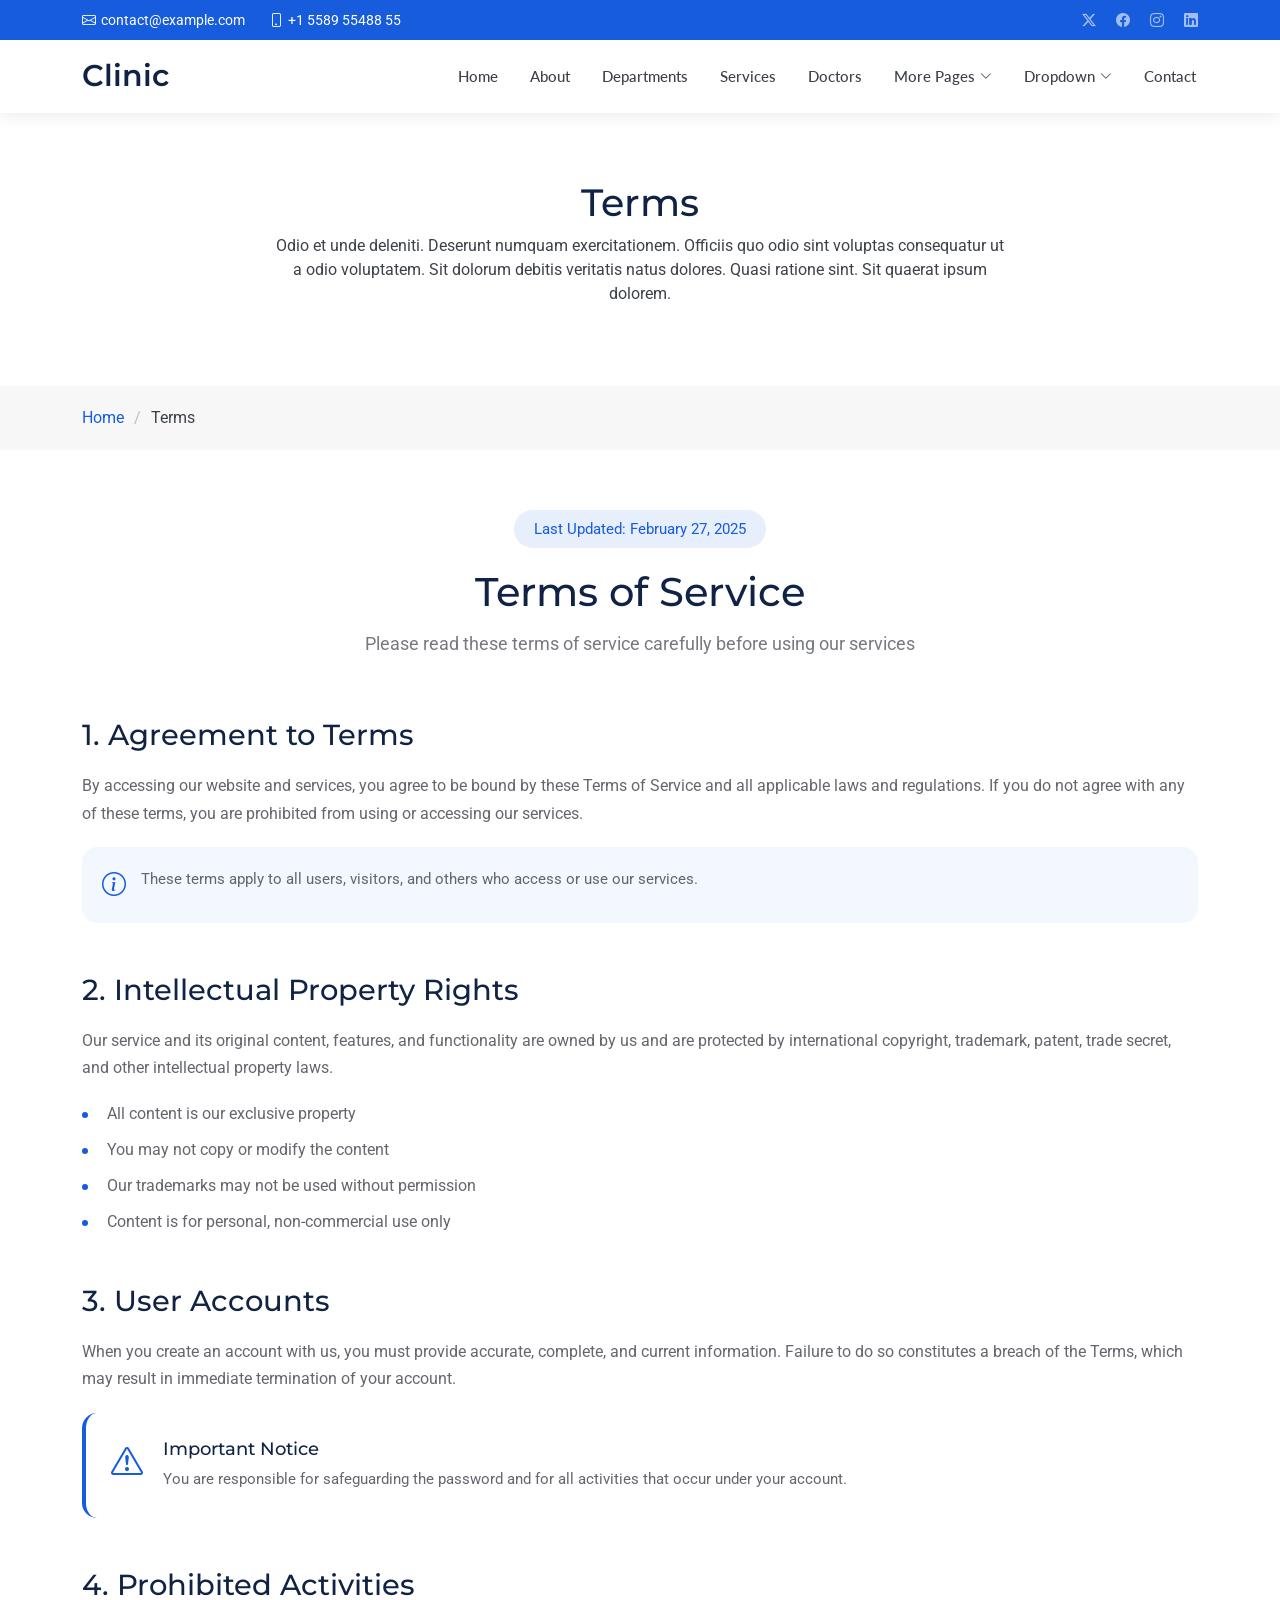
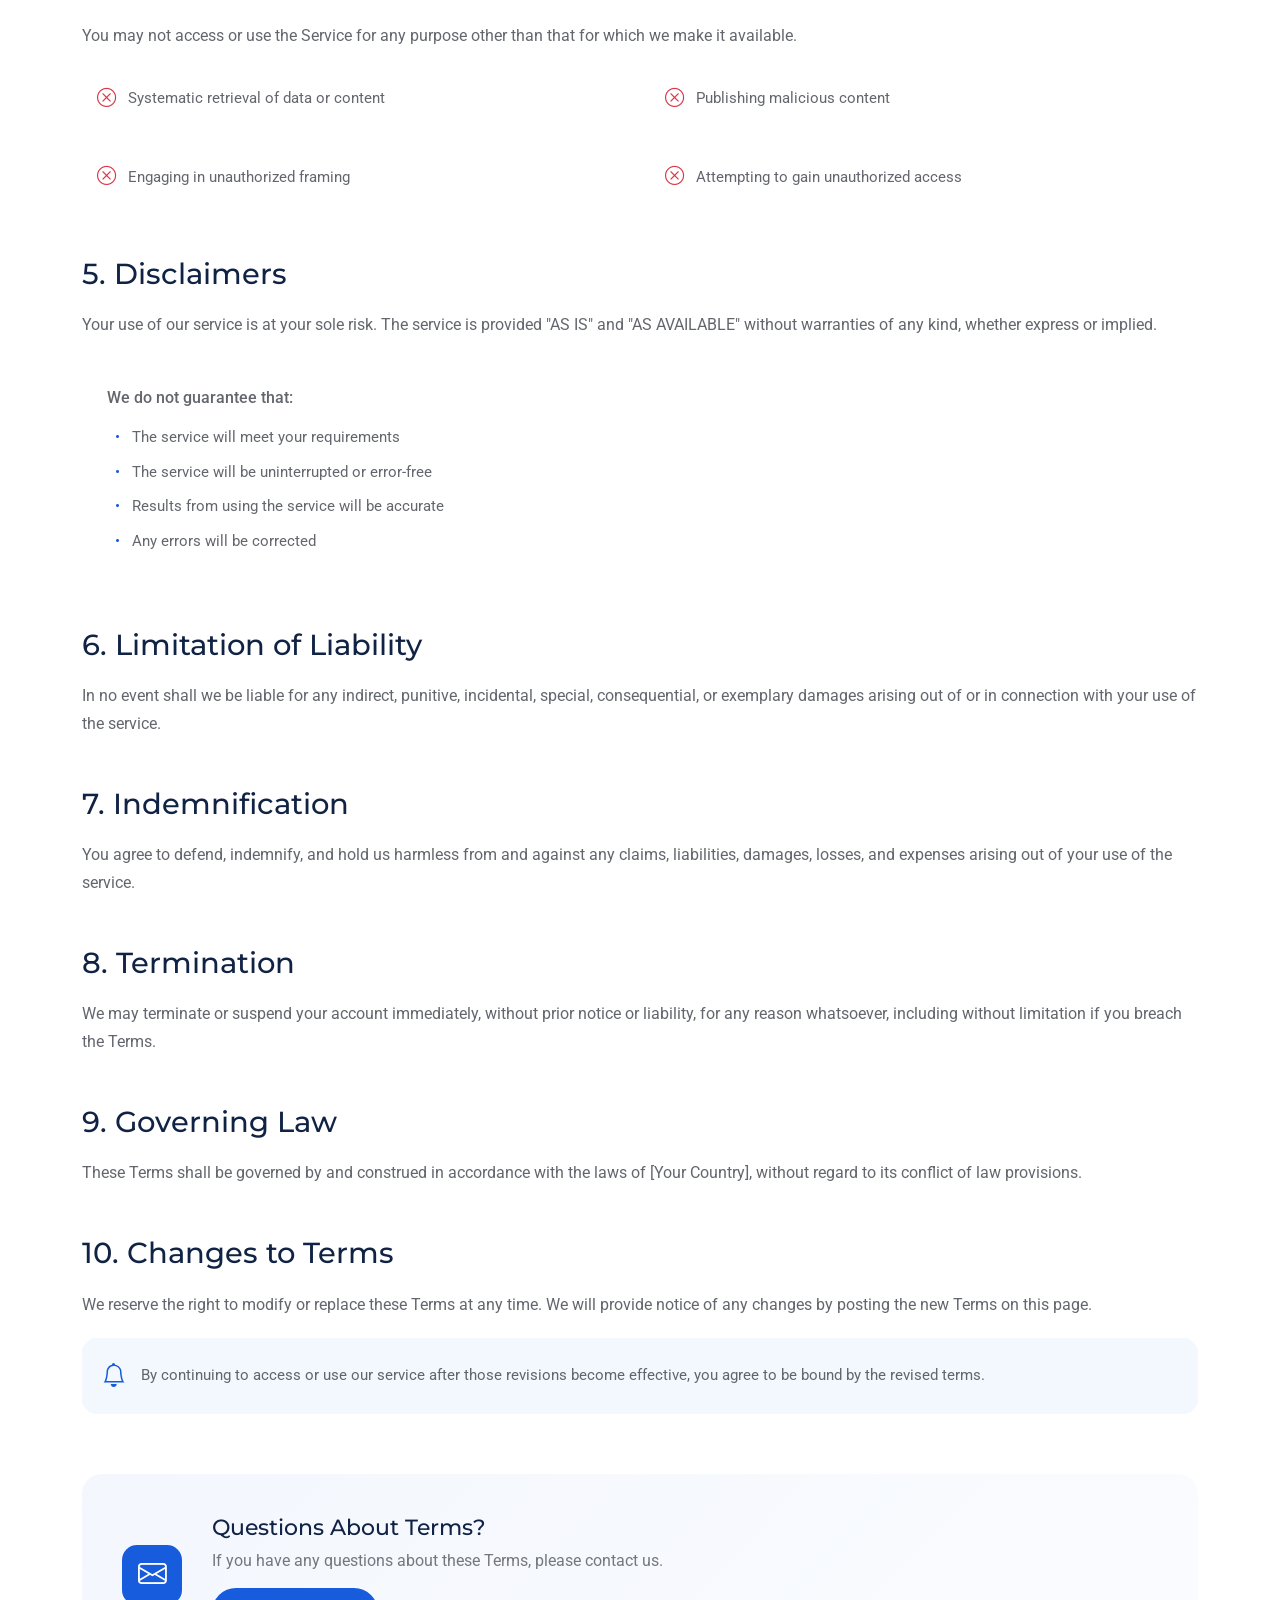
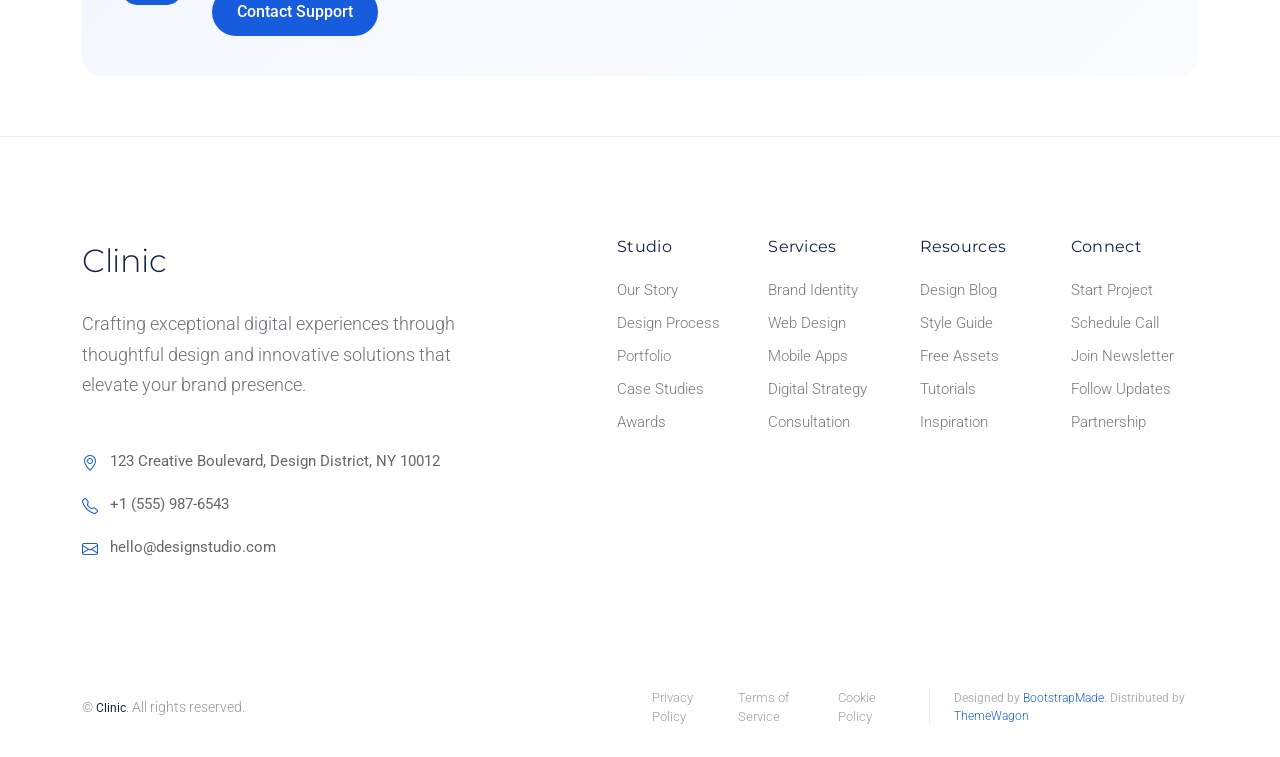
<file: terms.html>
<!DOCTYPE html>
<html lang="en">

<head>
  <meta charset="utf-8">
  <meta content="width=device-width, initial-scale=1.0" name="viewport">
  <title>Terms - Clinic Bootstrap Template</title>
  <meta name="description" content="">
  <meta name="keywords" content="">

  <!-- Favicons -->
  <link href="assets/img/favicon.png" rel="icon">
  <link href="assets/img/apple-touch-icon.png" rel="apple-touch-icon">

  <!-- Fonts -->
  <link href="https://fonts.googleapis.com" rel="preconnect">
  <link href="https://fonts.gstatic.com" rel="preconnect" crossorigin>
  <link
    href="https://fonts.googleapis.com/css2?family=Roboto:ital,wght@0,100;0,300;0,400;0,500;0,700;0,900;1,100;1,300;1,400;1,500;1,700;1,900&family=Montserrat:ital,wght@0,100;0,200;0,300;0,400;0,500;0,600;0,700;0,800;0,900;1,100;1,200;1,300;1,400;1,500;1,600;1,700;1,800;1,900&family=Lato:ital,wght@0,100;0,300;0,400;0,700;0,900;1,100;1,300;1,400;1,700;1,900&display=swap"
    rel="stylesheet">

  <!-- Vendor CSS Files -->
  <link href="assets/vendor/bootstrap/css/bootstrap.min.css" rel="stylesheet">
  <link href="assets/vendor/bootstrap-icons/bootstrap-icons.css" rel="stylesheet">
  <link href="assets/vendor/aos/aos.css" rel="stylesheet">
  <link href="assets/vendor/glightbox/css/glightbox.min.css" rel="stylesheet">
  <link href="assets/vendor/fontawesome-free/css/all.min.css" rel="stylesheet">
  <link href="assets/vendor/swiper/swiper-bundle.min.css" rel="stylesheet">

  <!-- Main CSS File -->
  <link href="assets/css/main.css" rel="stylesheet">

  <!-- =======================================================
  * Template Name: Clinic
  * Template URL: https://bootstrapmade.com/clinic-bootstrap-template/
  * Updated: Jul 23 2025 with Bootstrap v5.3.7
  * Author: BootstrapMade.com
  * License: https://bootstrapmade.com/license/
  ======================================================== -->
</head>

<body class="terms-page">

  <header id="header" class="header fixed-top">

    <div class="topbar d-flex align-items-center dark-background">
      <div class="container d-flex justify-content-center justify-content-md-between">
        <div class="contact-info d-flex align-items-center">
          <i class="bi bi-envelope d-flex align-items-center"><a
              href="mailto:contact@example.com">contact@example.com</a></i>
          <i class="bi bi-phone d-flex align-items-center ms-4"><span>+1 5589 55488 55</span></i>
        </div>
        <div class="social-links d-none d-md-flex align-items-center">
          <a href="#!" class="twitter"><i class="bi bi-twitter-x"></i></a>
          <a href="#!" class="facebook"><i class="bi bi-facebook"></i></a>
          <a href="#!" class="instagram"><i class="bi bi-instagram"></i></a>
          <a href="#!" class="linkedin"><i class="bi bi-linkedin"></i></a>
        </div>
      </div>
    </div><!-- End Top Bar -->

    <div class="branding d-flex align-items-cente">

      <div class="container position-relative d-flex align-items-center justify-content-between">
        <a href="index.html" class="logo d-flex align-items-center">
          <!-- Uncomment the line below if you also wish to use an image logo -->
          <!-- <img src="assets/img/logo.webp" alt=""> -->
          <h1 class="sitename">Clinic</h1>
        </a>

        <nav id="navmenu" class="navmenu">
          <ul>
            <li><a href="index.html">Home</a></li>
            <li><a href="about.html">About</a></li>
            <li><a href="departments.html">Departments</a></li>
            <li><a href="services.html">Services</a></li>
            <li><a href="doctors.html">Doctors</a></li>
            <li class="dropdown"><a href="#"><span>More Pages</span> <i
                  class="bi bi-chevron-down toggle-dropdown"></i></a>
              <ul>
                <li><a href="department-details.html">Department Details</a></li>
                <li><a href="service-details.html">Service Details</a></li>
                <li><a href="appointment.html">Appointment</a></li>
                <li><a href="testimonials.html">Testimonials</a></li>
                <li><a href="faq.html">Frequently Asked Questions</a></li>
                <li><a href="gallery.html">Gallery</a></li>
                <li><a href="terms.html" class="active">Terms</a></li>
                <li><a href="privacy.html">Privacy</a></li>
                <li><a href="404.html">404</a></li>
              </ul>
            </li>
            <li class="dropdown"><a href="#"><span>Dropdown</span> <i
                  class="bi bi-chevron-down toggle-dropdown"></i></a>
              <ul>
                <li><a href="#">Dropdown 1</a></li>
                <li class="dropdown"><a href="#"><span>Deep Dropdown</span> <i
                      class="bi bi-chevron-down toggle-dropdown"></i></a>
                  <ul>
                    <li><a href="#">Deep Dropdown 1</a></li>
                    <li><a href="#">Deep Dropdown 2</a></li>
                    <li><a href="#">Deep Dropdown 3</a></li>
                    <li><a href="#">Deep Dropdown 4</a></li>
                    <li><a href="#">Deep Dropdown 5</a></li>
                  </ul>
                </li>
                <li><a href="#">Dropdown 2</a></li>
                <li><a href="#">Dropdown 3</a></li>
                <li><a href="#">Dropdown 4</a></li>
              </ul>
            </li>
            <li><a href="contact.html">Contact</a></li>
          </ul>
          <i class="mobile-nav-toggle d-xl-none bi bi-list"></i>
        </nav>

      </div>

    </div>

  </header>

  <main class="main">

    <!-- Page Title -->
    <div class="page-title">
      <div class="heading">
        <div class="container">
          <div class="row d-flex justify-content-center text-center">
            <div class="col-lg-8">
              <h1 class="heading-title">Terms</h1>
              <p class="mb-0">
                Odio et unde deleniti. Deserunt numquam exercitationem. Officiis quo
                odio sint voluptas consequatur ut a odio voluptatem. Sit dolorum
                debitis veritatis natus dolores. Quasi ratione sint. Sit quaerat
                ipsum dolorem.
              </p>
            </div>
          </div>
        </div>
      </div>
      <nav class="breadcrumbs">
        <div class="container">
          <ol>
            <li><a href="index.html">Home</a></li>
            <li class="current">Terms</li>
          </ol>
        </div>
      </nav>
    </div><!-- End Page Title -->

    <!-- Terms Of Service Section -->
    <section id="terms-of-service" class="terms-of-service section">

      <div class="container" data-aos="fade-up">
        <!-- Page Header -->
        <div class="tos-header text-center" data-aos="fade-up">
          <span class="last-updated">Last Updated: February 27, 2025</span>
          <h2>Terms of Service</h2>
          <p>Please read these terms of service carefully before using our services</p>
        </div>

        <!-- Content -->
        <div class="tos-content" data-aos="fade-up" data-aos-delay="200">
          <!-- Agreement Section -->
          <div id="agreement" class="content-section">
            <h3>1. Agreement to Terms</h3>
            <p>By accessing our website and services, you agree to be bound by these Terms of Service and all applicable
              laws and regulations. If you do not agree with any of these terms, you are prohibited from using or
              accessing our services.</p>
            <div class="info-box">
              <i class="bi bi-info-circle"></i>
              <p>These terms apply to all users, visitors, and others who access or use our services.</p>
            </div>
          </div>

          <!-- Intellectual Property -->
          <div id="intellectual-property" class="content-section">
            <h3>2. Intellectual Property Rights</h3>
            <p>Our service and its original content, features, and functionality are owned by us and are protected by
              international copyright, trademark, patent, trade secret, and other intellectual property laws.</p>
            <ul class="list-items">
              <li>All content is our exclusive property</li>
              <li>You may not copy or modify the content</li>
              <li>Our trademarks may not be used without permission</li>
              <li>Content is for personal, non-commercial use only</li>
            </ul>
          </div>

          <!-- User Accounts -->
          <div id="user-accounts" class="content-section">
            <h3>3. User Accounts</h3>
            <p>When you create an account with us, you must provide accurate, complete, and current information. Failure
              to do so constitutes a breach of the Terms, which may result in immediate termination of your account.</p>
            <div class="alert-box">
              <i class="bi bi-exclamation-triangle"></i>
              <div class="alert-content">
                <h5>Important Notice</h5>
                <p>You are responsible for safeguarding the password and for all activities that occur under your
                  account.</p>
              </div>
            </div>
          </div>

          <!-- Prohibited Activities -->
          <div id="prohibited" class="content-section">
            <h3>4. Prohibited Activities</h3>
            <p>You may not access or use the Service for any purpose other than that for which we make it available.</p>
            <div class="prohibited-list">
              <div class="prohibited-item">
                <i class="bi bi-x-circle"></i>
                <span>Systematic retrieval of data or content</span>
              </div>
              <div class="prohibited-item">
                <i class="bi bi-x-circle"></i>
                <span>Publishing malicious content</span>
              </div>
              <div class="prohibited-item">
                <i class="bi bi-x-circle"></i>
                <span>Engaging in unauthorized framing</span>
              </div>
              <div class="prohibited-item">
                <i class="bi bi-x-circle"></i>
                <span>Attempting to gain unauthorized access</span>
              </div>
            </div>
          </div>

          <!-- Disclaimers -->
          <div id="disclaimer" class="content-section">
            <h3>5. Disclaimers</h3>
            <p>Your use of our service is at your sole risk. The service is provided "AS IS" and "AS AVAILABLE" without
              warranties of any kind, whether express or implied.</p>
            <div class="disclaimer-box">
              <p>We do not guarantee that:</p>
              <ul>
                <li>The service will meet your requirements</li>
                <li>The service will be uninterrupted or error-free</li>
                <li>Results from using the service will be accurate</li>
                <li>Any errors will be corrected</li>
              </ul>
            </div>
          </div>

          <!-- Limitation of Liability -->
          <div id="limitation" class="content-section">
            <h3>6. Limitation of Liability</h3>
            <p>In no event shall we be liable for any indirect, punitive, incidental, special, consequential, or
              exemplary damages arising out of or in connection with your use of the service.</p>
          </div>

          <!-- Indemnification -->
          <div id="indemnification" class="content-section">
            <h3>7. Indemnification</h3>
            <p>You agree to defend, indemnify, and hold us harmless from and against any claims, liabilities, damages,
              losses, and expenses arising out of your use of the service.</p>
          </div>

          <!-- Termination -->
          <div id="termination" class="content-section">
            <h3>8. Termination</h3>
            <p>We may terminate or suspend your account immediately, without prior notice or liability, for any reason
              whatsoever, including without limitation if you breach the Terms.</p>
          </div>

          <!-- Governing Law -->
          <div id="governing-law" class="content-section">
            <h3>9. Governing Law</h3>
            <p>These Terms shall be governed by and construed in accordance with the laws of [Your Country], without
              regard to its conflict of law provisions.</p>
          </div>

          <!-- Changes -->
          <div id="changes" class="content-section">
            <h3>10. Changes to Terms</h3>
            <p>We reserve the right to modify or replace these Terms at any time. We will provide notice of any changes
              by posting the new Terms on this page.</p>
            <div class="notice-box">
              <i class="bi bi-bell"></i>
              <p>By continuing to access or use our service after those revisions become effective, you agree to be
                bound by the revised terms.</p>
            </div>
          </div>
        </div>

        <!-- Contact Section -->
        <div class="tos-contact" data-aos="fade-up" data-aos-delay="300">
          <div class="contact-box">
            <div class="contact-icon">
              <i class="bi bi-envelope"></i>
            </div>
            <div class="contact-content">
              <h4>Questions About Terms?</h4>
              <p>If you have any questions about these Terms, please contact us.</p>
              <a href="#!" class="contact-link">Contact Support</a>
            </div>
          </div>
        </div>
      </div>

    </section><!-- /Terms Of Service Section -->

  </main>

  <footer id="footer" class="footer-16 footer position-relative">

    <div class="container">

      <div class="footer-main" data-aos="fade-up" data-aos-delay="100">
        <div class="row align-items-start">

          <div class="col-lg-5">
            <div class="brand-section">
              <a href="index.html" class="logo d-flex align-items-center mb-4">
                <span class="sitename">Clinic</span>
              </a>
              <p class="brand-description">Crafting exceptional digital experiences through thoughtful design and
                innovative solutions that elevate your brand presence.</p>

              <div class="contact-info mt-5">
                <div class="contact-item">
                  <i class="bi bi-geo-alt"></i>
                  <span>123 Creative Boulevard, Design District, NY 10012</span>
                </div>
                <div class="contact-item">
                  <i class="bi bi-telephone"></i>
                  <span>+1 (555) 987-6543</span>
                </div>
                <div class="contact-item">
                  <i class="bi bi-envelope"></i>
                  <span>hello@designstudio.com</span>
                </div>
              </div>
            </div>
          </div>

          <div class="col-lg-7">
            <div class="footer-nav-wrapper">
              <div class="row">

                <div class="col-6 col-lg-3">
                  <div class="nav-column">
                    <h6>Studio</h6>
                    <nav class="footer-nav">
                      <a href="#!">Our Story</a>
                      <a href="#!">Design Process</a>
                      <a href="#!">Portfolio</a>
                      <a href="#!">Case Studies</a>
                      <a href="#!">Awards</a>
                    </nav>
                  </div>
                </div>

                <div class="col-6 col-lg-3">
                  <div class="nav-column">
                    <h6>Services</h6>
                    <nav class="footer-nav">
                      <a href="#!">Brand Identity</a>
                      <a href="#!">Web Design</a>
                      <a href="#!">Mobile Apps</a>
                      <a href="#!">Digital Strategy</a>
                      <a href="#!">Consultation</a>
                    </nav>
                  </div>
                </div>

                <div class="col-6 col-lg-3">
                  <div class="nav-column">
                    <h6>Resources</h6>
                    <nav class="footer-nav">
                      <a href="#!">Design Blog</a>
                      <a href="#!">Style Guide</a>
                      <a href="#!">Free Assets</a>
                      <a href="#!">Tutorials</a>
                      <a href="#!">Inspiration</a>
                    </nav>
                  </div>
                </div>

                <div class="col-6 col-lg-3">
                  <div class="nav-column">
                    <h6>Connect</h6>
                    <nav class="footer-nav">
                      <a href="#!">Start Project</a>
                      <a href="#!">Schedule Call</a>
                      <a href="#!">Join Newsletter</a>
                      <a href="#!">Follow Updates</a>
                      <a href="#!">Partnership</a>
                    </nav>
                  </div>
                </div>

              </div>
            </div>
          </div>

        </div>
      </div>

    </div>

    <div class="footer-bottom">
      <div class="container">
        <div class="bottom-content" data-aos="fade-up" data-aos-delay="300">
          <div class="row align-items-center">

            <div class="col-lg-6">
              <div class="copyright">
                <p>© <span class="sitename">Clinic</span>. All rights reserved.</p>
              </div>
            </div>

            <div class="col-lg-6">
              <div class="legal-links">
                <a href="#!">Privacy Policy</a>
                <a href="#!">Terms of Service</a>
                <a href="#!">Cookie Policy</a>
                <div class="credits">
                  <!-- All the links in the footer should remain intact. -->
                  <!-- You can delete the links only if you've purchased the pro version. -->
                  <!-- Licensing information: https://bootstrapmade.com/license/ -->
                  <!-- Purchase the pro version with working PHP/AJAX contact form: [buy-url] -->
                  Designed by <a href="https://bootstrapmade.com/">BootstrapMade</a>. Distributed by <a
                    href="https://themewagon.com" target="_blank">ThemeWagon</a>
                </div>
              </div>
            </div>

          </div>
        </div>
      </div>
    </div>

  </footer>

  <!-- Scroll Top -->
  <a href="#!" id="scroll-top" class="scroll-top d-flex align-items-center justify-content-center"><i
      class="bi bi-arrow-up-short"></i></a>

  <!-- Preloader -->
  <div id="preloader"></div>

  <!-- Vendor JS Files -->
  <script src="assets/vendor/bootstrap/js/bootstrap.bundle.min.js"></script>
  <script src="assets/vendor/php-email-form/validate.js"></script>
  <script src="assets/vendor/aos/aos.js"></script>
  <script src="assets/vendor/glightbox/js/glightbox.min.js"></script>
  <script src="assets/vendor/purecounter/purecounter_vanilla.js"></script>
  <script src="assets/vendor/swiper/swiper-bundle.min.js"></script>

  <!-- Main JS File -->
  <script src="assets/js/main.js"></script>

</body>

</html>
</file>
<file: assets/css/main.css>
/**
* Template Name: Clinic
* Template URL: https://bootstrapmade.com/clinic-bootstrap-template/
* Updated: Jul 23 2025 with Bootstrap v5.3.7
* Author: BootstrapMade.com
* License: https://bootstrapmade.com/license/
*/

@charset "UTF-8";

/*--------------------------------------------------------------
# Font & Color Variables
# Help: https://bootstrapmade.com/color-system/
--------------------------------------------------------------*/
/* Fonts */
:root {
  --default-font: "Roboto",  system-ui, -apple-system, "Segoe UI", Roboto, "Helvetica Neue", Arial, "Noto Sans", "Liberation Sans", sans-serif, "Apple Color Emoji", "Segoe UI Emoji", "Segoe UI Symbol", "Noto Color Emoji";
  --heading-font: "Montserrat",  sans-serif;
  --nav-font: "Lato",  sans-serif;
}

/* Global Colors - The following color variables are used throughout the website. Updating them here will change the color scheme of the entire website */
:root { 
  --background-color: #ffffff; /* Background color for the entire website, including individual sections */
  --default-color: #3c4049; /* Default color used for the majority of the text content across the entire website */
  --heading-color: #112344; /* Color for headings, subheadings and title throughout the website */
  --accent-color: #175cdd; /* Accent color that represents your brand on the website. It's used for buttons, links, and other elements that need to stand out */
  --surface-color: #ffffff; /* The surface color is used as a background of boxed elements within sections, such as cards, icon boxes, or other elements that require a visual separation from the global background. */
  --contrast-color: #ffffff; /* Contrast color for text, ensuring readability against backgrounds of accent, heading, or default colors. */
}

/* Nav Menu Colors - The following color variables are used specifically for the navigation menu. They are separate from the global colors to allow for more customization options */
:root {
  --nav-color: #3c4049;  /* The default color of the main navmenu links */
  --nav-hover-color: #175cdd; /* Applied to main navmenu links when they are hovered over or active */
  --nav-mobile-background-color: #ffffff; /* Used as the background color for mobile navigation menu */
  --nav-dropdown-background-color: #ffffff; /* Used as the background color for dropdown items that appear when hovering over primary navigation items */
  --nav-dropdown-color: #3c4049; /* Used for navigation links of the dropdown items in the navigation menu. */
  --nav-dropdown-hover-color: #175cdd; /* Similar to --nav-hover-color, this color is applied to dropdown navigation links when they are hovered over. */
}

/* Color Presets - These classes override global colors when applied to any section or element, providing reuse of the sam color scheme. */

.light-background {
  --background-color: #f4f8ff;
  --surface-color: #ffffff;
}

.dark-background {
  --background-color: #021418;
  --default-color: #ffffff;
  --heading-color: #ffffff;
  --surface-color: #11262a;
  --contrast-color: #ffffff;
}

/* Smooth scroll */
:root {
  scroll-behavior: smooth;
}

/*--------------------------------------------------------------
# General Styling & Shared Classes
--------------------------------------------------------------*/
body {
  color: var(--default-color);
  background-color: var(--background-color);
  font-family: var(--default-font);
}

a {
  color: var(--accent-color);
  text-decoration: none;
  transition: 0.3s;
}

a:hover {
  color: color-mix(in srgb, var(--accent-color), transparent 25%);
  text-decoration: none;
}

h1,
h2,
h3,
h4,
h5,
h6 {
  color: var(--heading-color);
  font-family: var(--heading-font);
}

/* PHP Email Form Messages
------------------------------*/
.php-email-form .error-message {
  display: none;
  background: #df1529;
  color: #ffffff;
  text-align: left;
  padding: 15px;
  margin-bottom: 24px;
  font-weight: 600;
}

.php-email-form .sent-message {
  display: none;
  color: #ffffff;
  background: #059652;
  text-align: center;
  padding: 15px;
  margin-bottom: 24px;
  font-weight: 600;
}

.php-email-form .loading {
  display: none;
  background: var(--surface-color);
  text-align: center;
  padding: 15px;
  margin-bottom: 24px;
}

.php-email-form .loading:before {
  content: "";
  display: inline-block;
  border-radius: 50%;
  width: 24px;
  height: 24px;
  margin: 0 10px -6px 0;
  border: 3px solid var(--accent-color);
  border-top-color: var(--surface-color);
  animation: php-email-form-loading 1s linear infinite;
}

@keyframes php-email-form-loading {
  0% {
    transform: rotate(0deg);
  }

  100% {
    transform: rotate(360deg);
  }
}

/*--------------------------------------------------------------
# Global Header
--------------------------------------------------------------*/
.header {
  --background-color: rgba(255, 255, 255, 0);
  color: var(--default-color);
  transition: all 0.5s;
  z-index: 997;
  background-color: var(--background-color);
  box-shadow: 0px 0 18px rgba(0, 0, 0, 0.1);
}

.header .topbar {
  background-color: var(--accent-color);
  height: 40px;
  padding: 0;
  font-size: 14px;
  transition: all 0.5s;
}

.header .topbar .contact-info i {
  font-style: normal;
  color: var(--contrast-color);
}

.header .topbar .contact-info i a,
.header .topbar .contact-info i span {
  padding-left: 5px;
  color: var(--contrast-color);
}

@media (max-width: 575px) {

  .header .topbar .contact-info i a,
  .header .topbar .contact-info i span {
    font-size: 13px;
  }
}

.header .topbar .contact-info i a {
  line-height: 0;
  transition: 0.3s;
}

.header .topbar .contact-info i a:hover {
  color: var(--contrast-color);
  text-decoration: underline;
}

.header .topbar .social-links a {
  color: color-mix(in srgb, var(--contrast-color), transparent 40%);
  line-height: 0;
  transition: 0.3s;
  margin-left: 20px;
}

.header .topbar .social-links a:hover {
  color: var(--contrast-color);
}

.header .branding {
  min-height: 60px;
  padding: 10px 0;
}

.header .logo {
  line-height: 1;
}

.header .logo img {
  max-height: 36px;
  margin-right: 8px;
}

.header .logo h1 {
  font-size: 30px;
  margin: 0;
  font-weight: 600;
  color: var(--heading-color);
}

.scrolled .header .topbar {
  height: 0;
  visibility: hidden;
  overflow: hidden;
}

/* Global Header on Scroll
------------------------------*/
.scrolled .header {
  --background-color: #ffffff;
}

/*--------------------------------------------------------------
# Navigation Menu
--------------------------------------------------------------*/
/* Desktop Navigation */
@media (min-width: 1021px) {
  .navmenu {
    padding: 0;
  }

  .navmenu ul {
    margin: 0;
    padding: 0;
    display: flex;
    list-style: none;
    align-items: center;
  }

  .navmenu li {
    position: relative;
  }

  .navmenu>ul>li {
    white-space: nowrap;
    padding: 15px 14px;
  }

  .navmenu>ul>li:last-child {
    padding-right: 0;
  }

  .navmenu a,
  .navmenu a:focus {
    color: var(--nav-color);
    font-size: 15px;
    padding: 0 2px;
    font-family: var(--nav-font);
    font-weight: 500;
    display: flex;
    align-items: center;
    justify-content: space-between;
    white-space: nowrap;
    transition: 0.3s;
    position: relative;
  }

  .navmenu a i,
  .navmenu a:focus i {
    font-size: 12px;
    line-height: 0;
    margin-left: 5px;
    transition: 0.3s;
  }

  .navmenu>ul>li>a:before {
    content: "";
    position: absolute;
    width: 100%;
    height: 2px;
    bottom: -6px;
    left: 0;
    background-color: var(--accent-color);
    visibility: hidden;
    width: 0px;
    transition: all 0.3s ease-in-out 0s;
  }

  .navmenu a:hover:before,
  .navmenu li:hover>a:before,
  .navmenu .active:before {
    visibility: visible;
    width: 100%;
  }

  .navmenu li:hover>a,
  .navmenu .active,
  .navmenu .active:focus {
    color: var(--nav-hover-color);
  }

  .navmenu .dropdown ul {
    margin: 0;
    padding: 10px 0;
    background: var(--nav-dropdown-background-color);
    display: block;
    position: absolute;
    visibility: hidden;
    left: 14px;
    top: 130%;
    opacity: 0;
    transition: 0.3s;
    border-radius: 4px;
    z-index: 99;
    box-shadow: 0px 0px 30px rgba(0, 0, 0, 0.1);
  }

  .navmenu .dropdown ul li {
    min-width: 200px;
  }

  .navmenu .dropdown ul a {
    padding: 10px 20px;
    font-size: 15px;
    text-transform: none;
    color: var(--nav-dropdown-color);
  }

  .navmenu .dropdown ul a i {
    font-size: 12px;
  }

  .navmenu .dropdown ul a:hover,
  .navmenu .dropdown ul .active:hover,
  .navmenu .dropdown ul li:hover>a {
    color: var(--nav-dropdown-hover-color);
  }

  .navmenu .dropdown:hover>ul {
    opacity: 1;
    top: 100%;
    visibility: visible;
  }

  .navmenu .dropdown .dropdown ul {
    top: 0;
    left: -90%;
    visibility: hidden;
  }

  .navmenu .dropdown .dropdown:hover>ul {
    opacity: 1;
    top: 0;
    left: -100%;
    visibility: visible;
  }
}

/* Mobile Navigation */
@media (max-width: 1020px) {
  .mobile-nav-toggle {
    color: var(--nav-color);
    font-size: 28px;
    line-height: 0;
    margin-right: 10px;
    cursor: pointer;
    transition: color 0.3s;
  }

  .navmenu {
    padding: 0;
    z-index: 9997;
  }

  .navmenu ul {
    display: none;
    list-style: none;
    position: absolute;
    inset: 60px 20px 20px 20px;
    padding: 10px 0;
    margin: 0;
    border-radius: 6px;
    background-color: var(--nav-mobile-background-color);
    border: 1px solid color-mix(in srgb, var(--default-color), transparent 90%);
    box-shadow: none;
    overflow-y: auto;
    transition: 0.3s;
    z-index: 9998;
  }

  .navmenu a,
  .navmenu a:focus {
    color: var(--nav-dropdown-color);
    padding: 10px 20px;
    font-family: var(--nav-font);
    font-size: 17px;
    font-weight: 500;
    display: flex;
    align-items: center;
    justify-content: space-between;
    white-space: nowrap;
    transition: 0.3s;
  }

  .navmenu a i,
  .navmenu a:focus i {
    font-size: 12px;
    line-height: 0;
    margin-left: 5px;
    width: 30px;
    height: 30px;
    display: flex;
    align-items: center;
    justify-content: center;
    border-radius: 50%;
    transition: 0.3s;
    background-color: color-mix(in srgb, var(--accent-color), transparent 90%);
  }

  .navmenu a i:hover,
  .navmenu a:focus i:hover {
    background-color: var(--accent-color);
    color: var(--contrast-color);
  }

  .navmenu a:hover,
  .navmenu .active,
  .navmenu .active:focus {
    color: var(--nav-dropdown-hover-color);
  }

  .navmenu .active i,
  .navmenu .active:focus i {
    background-color: var(--accent-color);
    color: var(--contrast-color);
    transform: rotate(180deg);
  }

  .navmenu .dropdown ul {
    position: static;
    display: none;
    z-index: 99;
    padding: 10px 0;
    margin: 10px 20px;
    background-color: var(--nav-dropdown-background-color);
    transition: all 0.5s ease-in-out;
  }

  .navmenu .dropdown ul ul {
    background-color: rgba(33, 37, 41, 0.1);
  }

  .navmenu .dropdown>.dropdown-active {
    display: block;
    background-color: rgba(33, 37, 41, 0.03);
  }

  .mobile-nav-active {
    overflow: hidden;
  }

  .mobile-nav-active .mobile-nav-toggle {
    color: #fff;
    position: absolute;
    font-size: 32px;
    top: 15px;
    right: 15px;
    margin-right: 0;
    z-index: 9999;
  }

  .mobile-nav-active .navmenu {
    position: fixed;
    overflow: hidden;
    inset: 0;
    background: rgba(33, 37, 41, 0.8);
    transition: 0.3s;
  }

  .mobile-nav-active .navmenu>ul {
    display: block;
  }
}

/*--------------------------------------------------------------
# Global Footer
--------------------------------------------------------------*/
.footer-16 {
  background: var(--background-color);
  color: var(--default-color);
  font-size: 15px;
  padding: 100px 0 0;
  border-top: 1px solid color-mix(in srgb, var(--default-color), transparent 92%);
}

.footer-16 .footer-main {
  margin-bottom: 80px;
}

.footer-16 .brand-section .logo {
  text-decoration: none;
}

.footer-16 .brand-section .logo .sitename {
  font-family: var(--heading-font);
  font-size: 32px;
  font-weight: 300;
  color: var(--heading-color);
  letter-spacing: -0.5px;
}

.footer-16 .brand-section .brand-description {
  font-size: 18px;
  line-height: 1.7;
  color: color-mix(in srgb, var(--default-color), transparent 25%);
  font-weight: 300;
  max-width: 380px;
  margin: 0;
}

.footer-16 .brand-section .contact-info .contact-item {
  display: flex;
  align-items: flex-start;
  margin-bottom: 16px;
  font-size: 15px;
  color: color-mix(in srgb, var(--default-color), transparent 20%);
}

.footer-16 .brand-section .contact-info .contact-item i {
  font-size: 16px;
  color: var(--accent-color);
  margin-right: 12px;
  margin-top: 3px;
  flex-shrink: 0;
}

.footer-16 .brand-section .contact-info .contact-item span {
  line-height: 1.6;
}

.footer-16 .footer-nav-wrapper {
  padding-left: 60px;
}

@media (max-width: 991px) {
  .footer-16 .footer-nav-wrapper {
    padding-left: 0;
    margin-top: 50px;
  }
}

.footer-16 .nav-column {
  margin-bottom: 40px;
}

.footer-16 .nav-column h6 {
  font-family: var(--heading-font);
  font-size: 16px;
  font-weight: 400;
  color: var(--heading-color);
  margin-bottom: 24px;
  letter-spacing: 0.3px;
}

.footer-16 .nav-column .footer-nav {
  display: flex;
  flex-direction: column;
  gap: 12px;
}

.footer-16 .nav-column .footer-nav a {
  color: color-mix(in srgb, var(--default-color), transparent 30%);
  text-decoration: none;
  font-size: 15px;
  font-weight: 300;
  transition: all 0.3s ease;
  line-height: 1.4;
}

.footer-16 .nav-column .footer-nav a:hover {
  color: var(--accent-color);
  transform: translateX(4px);
}

.footer-16 .footer-social {
  padding: 50px 0;
  border-top: 1px solid color-mix(in srgb, var(--default-color), transparent 94%);
  border-bottom: 1px solid color-mix(in srgb, var(--default-color), transparent 94%);
}

.footer-16 .footer-social .newsletter-section h5 {
  font-family: var(--heading-font);
  font-size: 20px;
  font-weight: 300;
  color: var(--heading-color);
  margin-bottom: 12px;
  letter-spacing: -0.2px;
}

.footer-16 .footer-social .newsletter-section p {
  font-size: 16px;
  color: color-mix(in srgb, var(--default-color), transparent 35%);
  margin: 0;
  line-height: 1.6;
  max-width: 340px;
}

.footer-16 .footer-social .social-section {
  display: flex;
  justify-content: flex-end;
}

@media (max-width: 991px) {
  .footer-16 .footer-social .social-section {
    justify-content: flex-start;
    margin-top: 30px;
  }
}

.footer-16 .footer-social .social-links {
  display: flex;
  gap: 32px;
  align-items: center;
}

@media (max-width: 576px) {
  .footer-16 .footer-social .social-links {
    gap: 20px;
    flex-wrap: wrap;
  }
}

.footer-16 .footer-social .social-links .social-link {
  display: flex;
  align-items: center;
  gap: 8px;
  text-decoration: none;
  color: color-mix(in srgb, var(--default-color), transparent 40%);
  font-size: 14px;
  font-weight: 400;
  transition: all 0.3s ease;
}

.footer-16 .footer-social .social-links .social-link i {
  font-size: 18px;
  transition: all 0.3s ease;
}

.footer-16 .footer-social .social-links .social-link span {
  transition: all 0.3s ease;
}

.footer-16 .footer-social .social-links .social-link:hover {
  color: var(--accent-color);
  transform: translateY(-2px);
}

.footer-16 .footer-social .social-links .social-link:hover i {
  transform: scale(1.1);
}

.footer-16 .footer-bottom {
  padding: 30px 0;
}

.footer-16 .footer-bottom .copyright p {
  margin: 0;
  font-size: 14px;
  color: color-mix(in srgb, var(--default-color), transparent 45%);
  font-weight: 300;
}

.footer-16 .footer-bottom .copyright p .sitename {
  color: var(--heading-color);
  font-weight: 400;
}

.footer-16 .footer-bottom .legal-links {
  display: flex;
  align-items: center;
  justify-content: flex-end;
  gap: 24px;
}

@media (max-width: 991px) {
  .footer-16 .footer-bottom .legal-links {
    justify-content: flex-start;
    margin-top: 20px;
    flex-wrap: wrap;
  }
}

.footer-16 .footer-bottom .legal-links a {
  font-size: 13px;
  color: color-mix(in srgb, var(--default-color), transparent 50%);
  text-decoration: none;
  font-weight: 300;
  transition: color 0.3s ease;
}

.footer-16 .footer-bottom .legal-links a:hover {
  color: var(--accent-color);
}

.footer-16 .footer-bottom .legal-links .credits {
  font-size: 12px;
  color: color-mix(in srgb, var(--default-color), transparent 60%);
  margin-left: 8px;
  padding-left: 24px;
  border-left: 1px solid color-mix(in srgb, var(--default-color), transparent 90%);
}

@media (max-width: 576px) {
  .footer-16 .footer-bottom .legal-links .credits {
    margin-left: 0;
    padding-left: 0;
    border-left: none;
    width: 100%;
    margin-top: 12px;
  }
}

.footer-16 .footer-bottom .legal-links .credits a {
  color: var(--accent-color);
  font-size: 12px;
}

.footer-16 .footer-bottom .legal-links .credits a:hover {
  text-decoration: underline;
}

@media (max-width: 768px) {
  .footer-16 {
    padding: 70px 0 0;
  }

  .footer-16 .brand-section {
    text-align: center;
    margin-bottom: 50px;
  }

  .footer-16 .brand-section .brand-description {
    max-width: none;
  }

  .footer-16 .brand-section .contact-info {
    text-align: left;
    display: inline-block;
  }

  .footer-16 .footer-nav-wrapper .nav-column {
    text-align: left;
  }

  .footer-16 .footer-nav-wrapper .nav-column h6 {
    margin-bottom: 16px;
  }

  .footer-16 .footer-nav-wrapper .nav-column .footer-nav {
    gap: 10px;
  }

  .footer-16 .footer-social {
    text-align: center;
  }

  .footer-16 .footer-social .newsletter-section p {
    max-width: none;
  }

  .footer-16 .footer-social .social-links {
    justify-content: center;
  }

  .footer-16 .footer-bottom {
    text-align: center;
  }

  .footer-16 .footer-bottom .legal-links {
    justify-content: center;
  }
}

/*--------------------------------------------------------------
# Preloader
--------------------------------------------------------------*/
#preloader {
  position: fixed;
  inset: 0;
  z-index: 9999;
  overflow: hidden;
  background-color: var(--background-color);
  transition: all 0.6s ease-out;
  width: 100%;
  height: 100vh;
}

#preloader:before,
#preloader:after {
  content: "";
  position: absolute;
  border: 4px solid var(--accent-color);
  border-radius: 50%;
  animation: animate-preloader 2s cubic-bezier(0, 0.2, 0.8, 1) infinite;
}

#preloader:after {
  animation-delay: -0.5s;
}

@keyframes animate-preloader {
  0% {
    width: 10px;
    height: 10px;
    top: calc(50% - 5px);
    left: calc(50% - 5px);
    opacity: 1;
  }

  100% {
    width: 72px;
    height: 72px;
    top: calc(50% - 36px);
    left: calc(50% - 36px);
    opacity: 0;
  }
}

/*--------------------------------------------------------------
# Scroll Top Button
--------------------------------------------------------------*/
.scroll-top {
  position: fixed;
  visibility: hidden;
  opacity: 0;
  right: 15px;
  bottom: -15px;
  z-index: 99999;
  background-color: var(--accent-color);
  width: 44px;
  height: 44px;
  border-radius: 50px;
  transition: all 0.4s;
}

.scroll-top i {
  font-size: 24px;
  color: var(--contrast-color);
  line-height: 0;
}

.scroll-top:hover {
  background-color: color-mix(in srgb, var(--accent-color), transparent 20%);
  color: var(--contrast-color);
}

.scroll-top.active {
  visibility: visible;
  opacity: 1;
  bottom: 15px;
}

/*--------------------------------------------------------------
# Disable aos animation delay on mobile devices
--------------------------------------------------------------*/
@media screen and (max-width: 768px) {
  [data-aos-delay] {
    transition-delay: 0 !important;
  }
}

/*--------------------------------------------------------------
# Global Page Titles & Breadcrumbs
--------------------------------------------------------------*/
.page-title {
  color: var(--default-color);
  background-color: var(--background-color);
  position: relative;
  padding-top: 100px;
}

.page-title .heading {
  padding: 80px 0;
}

.page-title .heading h1 {
  font-size: 38px;
  font-weight: 500;
}

.page-title nav {
  background-color: color-mix(in srgb, var(--default-color), transparent 96%);
  padding: 20px 0;
}

.page-title nav ol {
  display: flex;
  flex-wrap: wrap;
  list-style: none;
  padding: 0;
  margin: 0;
  font-size: 16px;
  font-weight: 400;
}

.page-title nav ol li+li {
  padding-left: 10px;
}

.page-title nav ol li+li::before {
  content: "/";
  display: inline-block;
  padding-right: 10px;
  color: color-mix(in srgb, var(--default-color), transparent 70%);
}

/*--------------------------------------------------------------
# Global Sections
--------------------------------------------------------------*/
section,
.section {
  color: var(--default-color);
  background-color: var(--background-color);
  padding: 60px 0;
  scroll-margin-top: 90px;
  overflow: clip;
}

@media (max-width: 1199px) {

  section,
  .section {
    scroll-margin-top: 66px;
  }
}

/*--------------------------------------------------------------
# Global Section Titles
--------------------------------------------------------------*/
.section-title {
  text-align: center;
  padding-bottom: 60px;
  position: relative;
}

.section-title h2 {
  font-size: 32px;
  font-weight: 500;
  margin-bottom: 20px;
  padding-bottom: 20px;
  position: relative;
}

.section-title h2:before {
  content: "";
  position: absolute;
  display: block;
  width: 160px;
  height: 1px;
  background: color-mix(in srgb, var(--default-color), transparent 60%);
  left: 0;
  right: 0;
  bottom: 1px;
  margin: auto;
}

.section-title h2::after {
  content: "";
  position: absolute;
  display: block;
  width: 60px;
  height: 3px;
  background: var(--accent-color);
  left: 0;
  right: 0;
  bottom: 0;
  margin: auto;
}

.section-title p {
  margin-bottom: 0;
}

/*--------------------------------------------------------------
# Hero Section
--------------------------------------------------------------*/
.hero {
  position: relative;
  min-height: 100vh;
  display: flex;
  align-items: center;
  background: linear-gradient(135deg, var(--surface-color) 0%, color-mix(in srgb, var(--accent-color), transparent 95%) 100%);
  overflow: hidden;
}

.hero::before {
  content: "";
  position: absolute;
  top: 0;
  left: 0;
  right: 0;
  bottom: 0;
  background: url("../img/bg/abstract-bg-3.webp") center/cover;
  opacity: 0.08;
  z-index: 0;
}

.hero .container {
  position: relative;
  z-index: 1;
}

.hero .hero-content {
  padding: 2rem 0;
}

.hero .hero-content .trust-badges {
  display: flex;
  gap: 1.5rem;
  flex-wrap: wrap;
}

.hero .hero-content .trust-badges .badge-item {
  display: flex;
  align-items: center;
  gap: 0.5rem;
  padding: 0.5rem 1rem;
  background: color-mix(in srgb, var(--accent-color), transparent 90%);
  border-radius: 50px;
  color: var(--accent-color);
  font-size: 0.875rem;
  font-weight: 500;
}

.hero .hero-content .trust-badges .badge-item i {
  font-size: 1rem;
}

@media (max-width: 576px) {
  .hero .hero-content .trust-badges {
    gap: 0.75rem;
  }

  .hero .hero-content .trust-badges .badge-item {
    font-size: 0.75rem;
    padding: 0.4rem 0.8rem;
  }
}

.hero .hero-content h1 {
  font-size: 3.5rem;
  font-weight: 700;
  line-height: 1.2;
  margin: 1.5rem 0;
  color: var(--heading-color);
}

.hero .hero-content h1 .highlight {
  color: var(--accent-color);
  position: relative;
}

.hero .hero-content h1 .highlight::after {
  content: "";
  position: absolute;
  bottom: 0;
  left: 0;
  right: 0;
  height: 3px;
  background: var(--accent-color);
  border-radius: 2px;
}

@media (max-width: 992px) {
  .hero .hero-content h1 {
    font-size: 2.5rem;
  }
}

@media (max-width: 576px) {
  .hero .hero-content h1 {
    font-size: 2rem;
  }
}

.hero .hero-content .hero-description {
  font-size: 1.125rem;
  line-height: 1.7;
  color: color-mix(in srgb, var(--default-color), transparent 20%);
  margin-bottom: 2rem;
  max-width: 500px;
}

.hero .hero-content .hero-stats {
  display: flex;
  gap: 2rem;
}

.hero .hero-content .hero-stats .stat-item {
  text-align: left;
}

.hero .hero-content .hero-stats .stat-item h3 {
  font-size: 2rem;
  font-weight: 700;
  color: var(--accent-color);
  margin: 0;
  line-height: 1;
}

.hero .hero-content .hero-stats .stat-item p {
  color: color-mix(in srgb, var(--default-color), transparent 30%);
  margin: 0.25rem 0 0 0;
  font-size: 0.875rem;
  font-weight: 500;
}

@media (max-width: 576px) {
  .hero .hero-content .hero-stats {
    gap: 1rem;
  }

  .hero .hero-content .hero-stats .stat-item h3 {
    font-size: 1.5rem;
  }
}

.hero .hero-content .hero-actions {
  display: flex;
  gap: 1rem;
  align-items: center;
  margin-bottom: 2rem;
}

.hero .hero-content .hero-actions .btn {
  padding: 1rem 2rem;
  font-weight: 600;
  border-radius: 50px;
  text-decoration: none;
  display: inline-flex;
  align-items: center;
  transition: all 0.3s ease;
  border: 2px solid transparent;
}

.hero .hero-content .hero-actions .btn.btn-primary {
  background: var(--accent-color);
  color: var(--contrast-color);
}

.hero .hero-content .hero-actions .btn.btn-primary:hover {
  background: color-mix(in srgb, var(--accent-color), black 10%);
  transform: translateY(-2px);
}

.hero .hero-content .hero-actions .btn.btn-outline {
  color: var(--accent-color);
  border-color: var(--accent-color);
  background: transparent;
}

.hero .hero-content .hero-actions .btn.btn-outline:hover {
  background: var(--accent-color);
  color: var(--contrast-color);
}

@media (max-width: 576px) {
  .hero .hero-content .hero-actions {
    flex-direction: column;
    align-items: stretch;
  }

  .hero .hero-content .hero-actions .btn {
    text-align: center;
    justify-content: center;
  }
}

.hero .hero-content .emergency-contact {
  display: flex;
  align-items: center;
  gap: 1rem;
  padding: 1rem;
  background: color-mix(in srgb, var(--surface-color), transparent 50%);
  border: 1px solid color-mix(in srgb, var(--accent-color), transparent 80%);
  border-radius: 12px;
  backdrop-filter: blur(10px);
}

.hero .hero-content .emergency-contact .emergency-icon {
  width: 50px;
  height: 50px;
  background: var(--accent-color);
  color: var(--contrast-color);
  border-radius: 50%;
  display: flex;
  align-items: center;
  justify-content: center;
  font-size: 1.25rem;
}

.hero .hero-content .emergency-contact .emergency-info small {
  display: block;
  color: color-mix(in srgb, var(--default-color), transparent 40%);
  font-size: 0.75rem;
  margin-bottom: 0.25rem;
}

.hero .hero-content .emergency-contact .emergency-info strong {
  color: var(--heading-color);
  font-size: 1.125rem;
  font-weight: 600;
}

.hero .hero-visual {
  position: relative;
  height: 600px;
}

.hero .hero-visual .main-image {
  position: relative;
  height: 100%;
  border-radius: 20px;
  overflow: hidden;
  box-shadow: 0 20px 60px color-mix(in srgb, var(--default-color), transparent 85%);
}

.hero .hero-visual .main-image img {
  width: 100%;
  height: 100%;
  object-fit: cover;
}

.hero .hero-visual .main-image .floating-card {
  position: absolute;
  background: var(--surface-color);
  padding: 1.5rem;
  border-radius: 16px;
  box-shadow: 0 15px 40px color-mix(in srgb, var(--default-color), transparent 85%);
  backdrop-filter: blur(10px);
  border: 1px solid color-mix(in srgb, var(--default-color), transparent 90%);
}

.hero .hero-visual .main-image .floating-card.appointment-card {
  top: 20px;
  right: 20px;
  display: flex;
  align-items: center;
  gap: 1rem;
  min-width: 200px;
}

.hero .hero-visual .main-image .floating-card.appointment-card .card-icon {
  width: 50px;
  height: 50px;
  background: color-mix(in srgb, var(--accent-color), transparent 90%);
  color: var(--accent-color);
  border-radius: 12px;
  display: flex;
  align-items: center;
  justify-content: center;
  font-size: 1.25rem;
}

.hero .hero-visual .main-image .floating-card.appointment-card .card-content h6 {
  margin: 0 0 0.25rem 0;
  color: var(--heading-color);
  font-weight: 600;
  font-size: 0.875rem;
}

.hero .hero-visual .main-image .floating-card.appointment-card .card-content p {
  margin: 0 0 0.25rem 0;
  color: var(--default-color);
  font-weight: 600;
  font-size: 1rem;
}

.hero .hero-visual .main-image .floating-card.appointment-card .card-content small {
  color: color-mix(in srgb, var(--default-color), transparent 40%);
  font-size: 0.75rem;
}

.hero .hero-visual .main-image .floating-card.rating-card {
  bottom: 20px;
  left: 20px;
  text-align: center;
  min-width: 140px;
}

.hero .hero-visual .main-image .floating-card.rating-card .rating-stars {
  color: #ffc107;
  margin-bottom: 0.5rem;
}

.hero .hero-visual .main-image .floating-card.rating-card .rating-stars i {
  font-size: 1rem;
}

.hero .hero-visual .main-image .floating-card.rating-card h6 {
  margin: 0 0 0.25rem 0;
  color: var(--heading-color);
  font-weight: 700;
  font-size: 1.125rem;
}

.hero .hero-visual .main-image .floating-card.rating-card small {
  color: color-mix(in srgb, var(--default-color), transparent 40%);
  font-size: 0.75rem;
}

@media (max-width: 768px) {
  .hero .hero-visual .main-image .floating-card.appointment-card {
    right: 10px;
    top: 10px;
    padding: 1rem;
    min-width: 160px;
  }

  .hero .hero-visual .main-image .floating-card.rating-card {
    left: 10px;
    bottom: 10px;
    padding: 1rem;
    min-width: 120px;
  }
}

.hero .hero-visual .background-elements {
  position: absolute;
  top: 0;
  left: 0;
  right: 0;
  bottom: 0;
  z-index: -1;
}

.hero .hero-visual .background-elements .element {
  position: absolute;
  border-radius: 50%;
  background: var(--accent-color);
  opacity: 0.1;
}

.hero .hero-visual .background-elements .element.element-1 {
  width: 200px;
  height: 200px;
  top: -50px;
  left: -50px;
  animation: float1 6s ease-in-out infinite;
}

.hero .hero-visual .background-elements .element.element-2 {
  width: 150px;
  height: 150px;
  bottom: -30px;
  right: -30px;
  animation: float2 8s ease-in-out infinite;
}

.hero .hero-visual .background-elements .element.element-3 {
  width: 100px;
  height: 100px;
  top: 50%;
  left: -25px;
  transform: translateY(-50%);
  animation: float3 7s ease-in-out infinite;
}

@media (max-width: 992px) {
  .hero .hero-visual {
    height: 400px;
    margin-top: 2rem;
  }
}

@keyframes float1 {

  0%,
  100% {
    transform: translateY(0px) rotate(0deg);
  }

  50% {
    transform: translateY(-20px) rotate(180deg);
  }
}

@keyframes float2 {

  0%,
  100% {
    transform: translateY(0px) rotate(0deg);
  }

  50% {
    transform: translateY(-15px) rotate(-180deg);
  }
}

@keyframes float3 {

  0%,
  100% {
    transform: translateY(-50%) rotate(0deg);
  }

  50% {
    transform: translateY(-70%) rotate(180deg);
  }
}

/*--------------------------------------------------------------
# Home About Section
--------------------------------------------------------------*/
.home-about {
  padding: 100px 0;
  background-color: var(--surface-color);
}

.home-about .about-content .section-heading {
  font-size: 2.5rem;
  font-weight: 300;
  line-height: 1.3;
  margin-bottom: 1.5rem;
}

@media (max-width: 768px) {
  .home-about .about-content .section-heading {
    font-size: 2rem;
  }
}

.home-about .about-content .lead-text {
  font-size: 1.25rem;
  font-weight: 300;
  line-height: 1.7;
  color: color-mix(in srgb, var(--default-color), transparent 15%);
  margin-bottom: 1.5rem;
}

.home-about .about-content p {
  font-size: 1.1rem;
  line-height: 1.8;
  color: color-mix(in srgb, var(--default-color), transparent 20%);
  margin-bottom: 2.5rem;
}

.home-about .about-content .stats-grid {
  display: grid;
  grid-template-columns: repeat(3, 1fr);
  gap: 2rem;
  margin-bottom: 3rem;
}

@media (max-width: 576px) {
  .home-about .about-content .stats-grid {
    grid-template-columns: 1fr;
    gap: 1.5rem;
  }
}

.home-about .about-content .stats-grid .stat-item {
  text-align: center;
}

.home-about .about-content .stats-grid .stat-item .stat-number {
  font-size: 2.5rem;
  font-weight: 300;
  color: var(--accent-color);
  display: block;
  line-height: 1;
}

.home-about .about-content .stats-grid .stat-item .stat-number::after {
  content: "+";
  font-size: 1.5rem;
  margin-left: 2px;
}

.home-about .about-content .stats-grid .stat-item .stat-label {
  font-size: 0.95rem;
  color: color-mix(in srgb, var(--default-color), transparent 30%);
  margin-top: 0.5rem;
  font-weight: 400;
}

.home-about .about-content .cta-section {
  display: flex;
  align-items: center;
  gap: 2rem;
  flex-wrap: wrap;
}

.home-about .about-content .cta-section .btn-primary {
  background-color: var(--accent-color);
  color: var(--contrast-color);
  padding: 12px 30px;
  font-size: 1rem;
  font-weight: 400;
  text-decoration: none;
  border-radius: 6px;
  transition: all 0.3s ease;
}

.home-about .about-content .cta-section .btn-primary:hover {
  background-color: color-mix(in srgb, var(--accent-color), black 10%);
  transform: translateY(-2px);
  color: var(--contrast-color);
}

.home-about .about-content .cta-section .btn-secondary {
  color: var(--heading-color);
  text-decoration: none;
  font-weight: 500;
  display: flex;
  align-items: center;
  gap: 0.5rem;
  transition: all 0.3s ease;
}

.home-about .about-content .cta-section .btn-secondary i {
  font-size: 1.5rem;
  color: var(--accent-color);
}

.home-about .about-content .cta-section .btn-secondary:hover {
  color: var(--accent-color);
  transform: translateX(5px);
}

.home-about .about-visual {
  position: relative;
}

.home-about .about-visual .main-image {
  border-radius: 8px;
  overflow: hidden;
  box-shadow: 0 20px 60px color-mix(in srgb, var(--default-color), transparent 85%);
}

.home-about .about-visual .main-image img {
  width: 100%;
  height: auto;
  transition: transform 0.3s ease;
}

.home-about .about-visual .main-image:hover img {
  transform: scale(1.05);
}

.home-about .about-visual .floating-card {
  position: absolute;
  bottom: -30px;
  left: -30px;
  background-color: var(--surface-color);
  padding: 1.5rem;
  border-radius: 8px;
  box-shadow: 0 15px 40px color-mix(in srgb, var(--default-color), transparent 90%);
  border: 1px solid color-mix(in srgb, var(--default-color), transparent 92%);
}

@media (max-width: 768px) {
  .home-about .about-visual .floating-card {
    position: static;
    margin-top: 2rem;
    left: auto;
    bottom: auto;
  }
}

.home-about .about-visual .floating-card .card-content {
  display: flex;
  align-items: center;
  gap: 1rem;
}

.home-about .about-visual .floating-card .card-content .icon {
  background-color: color-mix(in srgb, var(--accent-color), transparent 90%);
  width: 50px;
  height: 50px;
  border-radius: 50%;
  display: flex;
  align-items: center;
  justify-content: center;
  flex-shrink: 0;
}

.home-about .about-visual .floating-card .card-content .icon i {
  color: var(--accent-color);
  font-size: 1.5rem;
}

.home-about .about-visual .floating-card .card-content .card-text h4 {
  font-size: 1rem;
  font-weight: 600;
  margin-bottom: 0.25rem;
  line-height: 1.2;
}

.home-about .about-visual .floating-card .card-content .card-text p {
  font-size: 0.875rem;
  color: color-mix(in srgb, var(--default-color), transparent 40%);
  margin: 0;
  line-height: 1.4;
}

.home-about .about-visual .experience-badge {
  position: absolute;
  top: 20px;
  right: -20px;
  background-color: var(--accent-color);
  color: var(--contrast-color);
  padding: 1.25rem;
  border-radius: 8px;
  text-align: center;
  box-shadow: 0 15px 40px color-mix(in srgb, var(--accent-color), transparent 70%);
}

@media (max-width: 768px) {
  .home-about .about-visual .experience-badge {
    position: static;
    margin-bottom: 2rem;
    right: auto;
    top: auto;
    display: inline-block;
  }
}

.home-about .about-visual .experience-badge .badge-content .years {
  display: block;
  font-size: 1.5rem;
  font-weight: 600;
  line-height: 1;
}

.home-about .about-visual .experience-badge .badge-content .text {
  display: block;
  font-size: 0.75rem;
  font-weight: 400;
  margin-top: 0.25rem;
  opacity: 0.9;
}

@media (max-width: 992px) {
  .home-about {
    padding: 80px 0;
  }

  .home-about .row {
    text-align: center;
  }

  .home-about .about-content .stats-grid {
    margin: 2rem 0;
  }
}

/*--------------------------------------------------------------
# Featured Departments Section
--------------------------------------------------------------*/
.featured-departments .specialty-card {
  background: var(--surface-color);
  border-radius: 20px;
  overflow: hidden;
  box-shadow: 0 8px 40px color-mix(in srgb, var(--default-color), transparent 92%);
  transition: all 0.4s ease;
  height: 100%;
  display: flex;
  flex-direction: column;
}

.featured-departments .specialty-card:hover {
  transform: translateY(-8px);
  box-shadow: 0 20px 60px color-mix(in srgb, var(--default-color), transparent 85%);
}

.featured-departments .specialty-content {
  padding: 40px;
  flex: 1;
  display: flex;
  flex-direction: column;
}

.featured-departments .specialty-meta {
  margin-bottom: 15px;
}

.featured-departments .specialty-meta .specialty-label {
  display: inline-block;
  background: color-mix(in srgb, var(--accent-color), transparent 90%);
  color: var(--accent-color);
  font-size: 12px;
  font-weight: 600;
  text-transform: uppercase;
  letter-spacing: 0.5px;
  padding: 8px 16px;
  border-radius: 20px;
}

.featured-departments h3 {
  font-size: 28px;
  font-weight: 300;
  color: var(--heading-color);
  margin-bottom: 20px;
  line-height: 1.3;
}

.featured-departments .specialty-card p {
  color: color-mix(in srgb, var(--default-color), transparent 25%);
  font-size: 16px;
  line-height: 1.7;
  margin-bottom: 25px;
  flex: 1;
}

.featured-departments .specialty-features {
  display: flex;
  flex-direction: column;
  gap: 12px;
  margin-bottom: 30px;
}

.featured-departments .specialty-features span {
  display: flex;
  align-items: center;
  gap: 10px;
  font-size: 14px;
  color: color-mix(in srgb, var(--default-color), transparent 15%);
}

.featured-departments .specialty-features span i {
  color: var(--accent-color);
  font-size: 16px;
}

.featured-departments .specialty-link {
  display: inline-flex;
  align-items: center;
  gap: 10px;
  color: var(--accent-color);
  font-weight: 400;
  font-size: 16px;
  text-decoration: none;
  transition: all 0.3s ease;
}

.featured-departments .specialty-link:hover {
  color: color-mix(in srgb, var(--accent-color), transparent 20%);
  transform: translateX(5px);
}

.featured-departments .specialty-link i {
  transition: transform 0.3s ease;
}

.featured-departments .specialty-link:hover i {
  transform: translateX(3px);
}

.featured-departments .specialty-visual {
  height: 250px;
  position: relative;
  overflow: hidden;
}

.featured-departments .specialty-visual img {
  width: 100%;
  height: 100%;
  object-fit: cover;
  transition: transform 0.4s ease;
}

.featured-departments .specialty-visual .visual-overlay {
  position: absolute;
  top: 20px;
  right: 20px;
  width: 50px;
  height: 50px;
  background: color-mix(in srgb, var(--contrast-color), transparent 10%);
  border-radius: 50%;
  display: flex;
  align-items: center;
  justify-content: center;
  backdrop-filter: blur(10px);
}

.featured-departments .specialty-visual .visual-overlay i {
  color: var(--accent-color);
  font-size: 24px;
}

.featured-departments .specialty-card:hover .specialty-visual img {
  transform: scale(1.08);
}

.featured-departments .department-highlight {
  background: var(--surface-color);
  border-radius: 16px;
  padding: 40px 30px;
  height: 100%;
  text-align: center;
  border: 1px solid color-mix(in srgb, var(--default-color), transparent 92%);
  transition: all 0.3s ease;
}

.featured-departments .department-highlight:hover {
  border-color: color-mix(in srgb, var(--accent-color), transparent 70%);
  transform: translateY(-3px);
}

.featured-departments .highlight-icon {
  width: 80px;
  height: 80px;
  background: linear-gradient(135deg, var(--accent-color), color-mix(in srgb, var(--accent-color), #667eea 30%));
  border-radius: 50%;
  display: flex;
  align-items: center;
  justify-content: center;
  margin: 0 auto 25px;
}

.featured-departments .highlight-icon i {
  color: var(--contrast-color);
  font-size: 32px;
}

.featured-departments h4 {
  font-size: 22px;
  font-weight: 400;
  color: var(--heading-color);
  margin-bottom: 15px;
}

.featured-departments .department-highlight p {
  color: color-mix(in srgb, var(--default-color), transparent 25%);
  font-size: 15px;
  line-height: 1.6;
  margin-bottom: 25px;
}

.featured-departments .highlight-list {
  list-style: none;
  padding: 0;
  margin: 0 0 30px 0;
}

.featured-departments .highlight-list li {
  padding: 8px 0;
  color: color-mix(in srgb, var(--default-color), transparent 20%);
  font-size: 14px;
  position: relative;
}

.featured-departments .highlight-list li:before {
  content: "→";
  color: var(--accent-color);
  font-weight: bold;
  margin-right: 10px;
}

.featured-departments .highlight-cta {
  color: var(--accent-color);
  text-decoration: none;
  font-weight: 500;
  font-size: 14px;
  transition: all 0.3s ease;
  text-transform: uppercase;
  letter-spacing: 0.5px;
}

.featured-departments .highlight-cta:hover {
  color: color-mix(in srgb, var(--accent-color), transparent 20%);
}

.featured-departments .emergency-banner {
  background: linear-gradient(135deg, var(--accent-color), color-mix(in srgb, var(--accent-color), #667eea 30%));
  border-radius: 20px;
  padding: 40px;
  margin-top: 60px;
  color: var(--contrast-color);
}

.featured-departments .emergency-banner h3 {
  color: var(--contrast-color);
  font-size: 28px;
  font-weight: 400;
  margin-bottom: 10px;
}

.featured-departments .emergency-banner p {
  color: color-mix(in srgb, var(--contrast-color), transparent 15%);
  font-size: 16px;
  line-height: 1.6;
  margin-bottom: 0;
}

.featured-departments .emergency-btn {
  display: inline-flex;
  align-items: center;
  gap: 12px;
  background: var(--contrast-color);
  color: var(--accent-color);
  padding: 16px 30px;
  border-radius: 50px;
  text-decoration: none;
  font-weight: 600;
  font-size: 16px;
  transition: all 0.3s ease;
}

.featured-departments .emergency-btn:hover {
  background: color-mix(in srgb, var(--contrast-color), transparent 10%);
  transform: translateY(-2px);
  color: var(--accent-color);
}

.featured-departments .emergency-btn i {
  font-size: 18px;
}

@media (max-width: 992px) {
  .featured-departments .specialty-card {
    flex-direction: column;
  }

  .featured-departments .specialty-visual {
    height: 200px;
    order: -1;
  }
}

@media (max-width: 768px) {
  .featured-departments .specialty-content {
    padding: 30px 25px;
  }

  .featured-departments h3 {
    font-size: 24px;
  }

  .featured-departments .department-highlight {
    padding: 30px 20px;
    text-align: center;
  }

  .featured-departments .highlight-icon {
    width: 60px;
    height: 60px;
    margin-bottom: 20px;
  }

  .featured-departments .highlight-icon i {
    font-size: 24px;
  }

  .featured-departments h4 {
    font-size: 20px;
  }

  .featured-departments .emergency-banner {
    padding: 30px 25px;
    text-align: center;
  }

  .featured-departments .emergency-banner h3 {
    font-size: 24px;
    margin-bottom: 15px;
  }

  .featured-departments .emergency-banner .emergency-btn {
    margin-top: 20px;
    padding: 14px 25px;
    font-size: 15px;
  }
}

/*--------------------------------------------------------------
# Featured Services Section
--------------------------------------------------------------*/
.featured-services {
  padding: 100px 0;
}

.featured-services .featured-service-main {
  height: 100%;
  display: flex;
  flex-direction: column;
}

.featured-services .service-image-wrapper {
  position: relative;
  height: 400px;
  overflow: hidden;
  border-radius: 8px;
}

.featured-services .service-image-wrapper img {
  width: 100%;
  height: 100%;
  object-fit: cover;
  transition: transform 0.5s ease;
}

.featured-services .service-image-wrapper:hover img {
  transform: scale(1.02);
}

.featured-services .service-overlay {
  position: absolute;
  top: 0;
  left: 0;
  right: 0;
  bottom: 0;
  background: linear-gradient(135deg, color-mix(in srgb, var(--accent-color), transparent 20%) 0%, transparent 70%);
  display: flex;
  align-items: flex-start;
  justify-content: flex-start;
  padding: 40px;
}

.featured-services .service-badge {
  background: var(--surface-color);
  padding: 16px 24px;
  border-radius: 50px;
  display: flex;
  align-items: center;
  gap: 12px;
  box-shadow: 0 8px 25px color-mix(in srgb, var(--default-color), transparent 90%);
}

.featured-services .service-badge i {
  font-size: 20px;
  color: var(--accent-color);
}

.featured-services .service-badge span {
  font-weight: 500;
  color: var(--heading-color);
  font-size: 14px;
}

.featured-services .service-details {
  padding: 40px 0 0 0;
}

.featured-services .service-details h2 {
  font-size: 32px;
  font-weight: 300;
  line-height: 1.3;
  margin-bottom: 24px;
  color: var(--heading-color);
}

.featured-services .service-details p {
  font-size: 16px;
  line-height: 1.7;
  color: color-mix(in srgb, var(--default-color), transparent 15%);
  margin-bottom: 32px;
}

.featured-services .main-cta {
  display: inline-flex;
  align-items: center;
  padding: 0;
  color: var(--accent-color);
  text-decoration: none;
  font-weight: 400;
  font-size: 16px;
  position: relative;
  transition: all 0.3s ease;
}

.featured-services .main-cta::after {
  content: "";
  position: absolute;
  bottom: -2px;
  left: 0;
  width: 100%;
  height: 1px;
  background: var(--accent-color);
  transition: transform 0.3s ease;
}

.featured-services .main-cta:hover {
  color: var(--heading-color);
}

.featured-services .main-cta:hover::after {
  transform: scaleX(1.1);
}

.featured-services .services-sidebar {
  height: 100%;
  display: flex;
  flex-direction: column;
  gap: 0;
  padding-left: 60px;
}

.featured-services .service-item {
  padding: 32px 0;
  border-bottom: 1px solid color-mix(in srgb, var(--default-color), transparent 92%);
  display: flex;
  gap: 20px;
  transition: all 0.3s ease;
}

.featured-services .service-item:last-child {
  border-bottom: none;
}

.featured-services .service-item:hover {
  transform: translateX(8px);
}

.featured-services .service-icon-wrapper {
  width: 50px;
  height: 50px;
  border-radius: 50%;
  background: color-mix(in srgb, var(--accent-color), transparent 92%);
  display: flex;
  align-items: center;
  justify-content: center;
  flex-shrink: 0;
  transition: all 0.3s ease;
}

.featured-services .service-icon-wrapper i {
  font-size: 20px;
  color: var(--accent-color);
  transition: all 0.3s ease;
}

.service-item:hover .featured-services .service-icon-wrapper {
  background: var(--accent-color);
  transform: scale(1.1);
}

.service-item:hover .featured-services .service-icon-wrapper i {
  color: var(--contrast-color);
}

.featured-services .service-info {
  flex: 1;
}

.featured-services .service-info h4 {
  font-size: 18px;
  font-weight: 400;
  margin-bottom: 8px;
  color: var(--heading-color);
  line-height: 1.4;
}

.featured-services .service-info p {
  font-size: 14px;
  line-height: 1.6;
  color: color-mix(in srgb, var(--default-color), transparent 30%);
  margin-bottom: 12px;
}

.featured-services .service-link {
  font-size: 13px;
  color: var(--accent-color);
  text-decoration: none;
  font-weight: 500;
  transition: all 0.3s ease;
}

.featured-services .service-link:hover {
  color: var(--heading-color);
}

.featured-services .specialties-grid {
  margin-top: 80px;
}

.featured-services .specialty-card {
  text-align: center;
  transition: transform 0.3s ease;
}

.featured-services .specialty-card:hover {
  transform: translateY(-5px);
}

.featured-services .specialty-card:hover .specialty-image img {
  transform: scale(1.05);
}

.featured-services .specialty-image {
  width: 120px;
  height: 120px;
  border-radius: 50%;
  overflow: hidden;
  margin: 0 auto 20px;
  position: relative;
}

.featured-services .specialty-image img {
  width: 100%;
  height: 100%;
  object-fit: cover;
  transition: transform 0.3s ease;
}

.featured-services .specialty-content h5 {
  font-size: 16px;
  font-weight: 400;
  color: var(--heading-color);
  margin-bottom: 8px;
}

.featured-services .specialty-content span {
  font-size: 13px;
  color: color-mix(in srgb, var(--default-color), transparent 40%);
  line-height: 1.5;
}

@media (max-width: 992px) {
  .featured-services .services-sidebar {
    padding-left: 0;
    margin-top: 40px;
  }

  .featured-services .service-details h2 {
    font-size: 28px;
  }
}

@media (max-width: 768px) {
  .featured-services {
    padding: 60px 0;
  }

  .featured-services .service-image-wrapper {
    height: 280px;
  }

  .featured-services .service-overlay {
    padding: 24px;
  }

  .featured-services .service-details {
    padding-top: 24px;
  }

  .featured-services .service-details h2 {
    font-size: 24px;
  }

  .featured-services .service-details p {
    font-size: 15px;
  }

  .featured-services .service-item {
    padding: 24px 0;
  }

  .featured-services .specialties-grid {
    margin-top: 50px;
  }

  .featured-services .specialty-image {
    width: 80px;
    height: 80px;
    margin-bottom: 16px;
  }

  .featured-services .specialty-content h5 {
    font-size: 14px;
  }

  .featured-services .specialty-content span {
    font-size: 12px;
  }
}

/*--------------------------------------------------------------
# Find A Doctor Section
--------------------------------------------------------------*/
.find-a-doctor .search-section {
  max-width: 100%;
  margin: 0 auto;
}

.find-a-doctor .search-section .search-title {
  font-size: 2.5rem;
  font-weight: 300;
  color: var(--heading-color);
  margin-bottom: 1rem;
  letter-spacing: -0.02em;
  line-height: 1.2;
}

.find-a-doctor .search-section .search-subtitle {
  font-size: 1.125rem;
  color: color-mix(in srgb, var(--default-color), transparent 20%);
  margin-bottom: 3rem;
  line-height: 1.6;
  font-weight: 300;
}

.find-a-doctor .search-section .search-form .search-input-group {
  display: flex;
  align-items: stretch;
  background: var(--surface-color);
  border-radius: 60px;
  padding: 8px;
  box-shadow: 0 20px 60px color-mix(in srgb, var(--default-color), transparent 94%);
  transition: all 0.4s ease;
}

.find-a-doctor .search-section .search-form .search-input-group:focus-within {
  box-shadow: 0 25px 80px color-mix(in srgb, var(--accent-color), transparent 90%);
}

.find-a-doctor .search-section .search-form .input-wrapper,
.find-a-doctor .search-section .search-form .select-wrapper {
  position: relative;
  flex: 1;
  display: flex;
  align-items: center;
}

.find-a-doctor .search-section .search-form .input-wrapper i,
.find-a-doctor .search-section .search-form .select-wrapper i {
  position: absolute;
  left: 20px;
  color: color-mix(in srgb, var(--default-color), transparent 40%);
  font-size: 1.1rem;
  z-index: 2;
}

.find-a-doctor .search-section .search-form .form-control,
.find-a-doctor .search-section .search-form .form-select {
  border: none;
  background: transparent;
  padding: 20px 20px 20px 50px;
  font-size: 1rem;
  color: var(--default-color);
  border-radius: 0;
}

.find-a-doctor .search-section .search-form .form-control:focus,
.find-a-doctor .search-section .search-form .form-select:focus {
  box-shadow: none;
  background: transparent;
}

.find-a-doctor .search-section .search-form .form-control::placeholder,
.find-a-doctor .search-section .search-form .form-select::placeholder {
  color: color-mix(in srgb, var(--default-color), transparent 50%);
  font-weight: 300;
}

.find-a-doctor .search-section .search-form .search-btn {
  background: var(--accent-color);
  color: var(--contrast-color);
  border: none;
  border-radius: 50px;
  padding: 18px 32px;
  font-weight: 500;
  font-size: 1rem;
  display: flex;
  align-items: center;
  gap: 8px;
  transition: all 0.3s ease;
  white-space: nowrap;
}

.find-a-doctor .search-section .search-form .search-btn:hover {
  background: color-mix(in srgb, var(--accent-color), black 10%);
  transform: translateY(-2px);
  box-shadow: 0 10px 25px color-mix(in srgb, var(--accent-color), transparent 70%);
}

.find-a-doctor .search-section .search-form .search-btn i {
  font-size: 1.1rem;
}

.find-a-doctor .doctors-grid {
  display: grid;
  grid-template-columns: repeat(auto-fit, minmax(350px, 1fr));
  gap: 2.5rem;
  margin-top: 4rem;
}

.find-a-doctor .doctor-profile {
  background: var(--surface-color);
  border-radius: 24px;
  padding: 2rem;
  transition: all 0.4s cubic-bezier(0.4, 0, 0.2, 1);
  border: 1px solid color-mix(in srgb, var(--default-color), transparent 95%);
}

.find-a-doctor .doctor-profile:hover {
  transform: translateY(-8px);
  box-shadow: 0 25px 60px color-mix(in srgb, var(--default-color), transparent 88%);
  border-color: color-mix(in srgb, var(--accent-color), transparent 80%);
}

.find-a-doctor .doctor-profile .profile-header {
  display: flex;
  align-items: flex-start;
  gap: 1.5rem;
  margin-bottom: 1.5rem;
}

.find-a-doctor .doctor-profile .profile-header .doctor-avatar {
  position: relative;
  flex-shrink: 0;
}

.find-a-doctor .doctor-profile .profile-header .doctor-avatar img {
  width: 80px;
  height: 80px;
  border-radius: 20px;
  object-fit: cover;
}

.find-a-doctor .doctor-profile .profile-header .doctor-avatar .status-indicator {
  position: absolute;
  bottom: -2px;
  right: -2px;
  width: 20px;
  height: 20px;
  border-radius: 50%;
  border: 3px solid var(--surface-color);
}

.find-a-doctor .doctor-profile .profile-header .doctor-avatar .status-indicator.available {
  background: #10b981;
}

.find-a-doctor .doctor-profile .profile-header .doctor-avatar .status-indicator.busy {
  background: #f59e0b;
}

.find-a-doctor .doctor-profile .profile-header .doctor-avatar .status-indicator.offline {
  background: color-mix(in srgb, var(--default-color), transparent 40%);
}

.find-a-doctor .doctor-profile .profile-header .doctor-details {
  flex: 1;
}

.find-a-doctor .doctor-profile .profile-header .doctor-details h4 {
  font-size: 1.375rem;
  font-weight: 500;
  color: var(--heading-color);
  margin-bottom: 0.5rem;
  line-height: 1.3;
}

.find-a-doctor .doctor-profile .profile-header .doctor-details .specialty-tag {
  display: inline-block;
  background: color-mix(in srgb, var(--accent-color), transparent 90%);
  color: var(--accent-color);
  font-size: 0.875rem;
  font-weight: 500;
  padding: 4px 12px;
  border-radius: 12px;
  margin-bottom: 0.75rem;
}

.find-a-doctor .doctor-profile .profile-header .doctor-details .experience-info {
  display: flex;
  align-items: center;
  gap: 0.5rem;
  color: color-mix(in srgb, var(--default-color), transparent 30%);
  font-size: 0.9rem;
}

.find-a-doctor .doctor-profile .profile-header .doctor-details .experience-info i {
  color: color-mix(in srgb, var(--accent-color), transparent 20%);
  font-size: 1rem;
}

.find-a-doctor .doctor-profile .rating-section {
  display: flex;
  align-items: center;
  gap: 1rem;
  margin-bottom: 1.5rem;
}

.find-a-doctor .doctor-profile .rating-section .stars {
  display: flex;
  gap: 2px;
}

.find-a-doctor .doctor-profile .rating-section .stars i {
  color: #fbbf24;
  font-size: 1rem;
}

.find-a-doctor .doctor-profile .rating-section .rating-score {
  font-weight: 600;
  font-size: 1.125rem;
  color: var(--heading-color);
}

.find-a-doctor .doctor-profile .rating-section .review-count {
  color: color-mix(in srgb, var(--default-color), transparent 40%);
  font-size: 0.875rem;
}

.find-a-doctor .doctor-profile .action-buttons {
  display: grid;
  grid-template-columns: 1fr 1fr;
  gap: 0.75rem;
}

.find-a-doctor .doctor-profile .action-buttons .btn-secondary,
.find-a-doctor .doctor-profile .action-buttons .btn-primary {
  padding: 12px 20px;
  border-radius: 12px;
  font-weight: 500;
  font-size: 0.9rem;
  text-align: center;
  text-decoration: none;
  transition: all 0.3s ease;
  border: 1px solid;
}

.find-a-doctor .doctor-profile .action-buttons .btn-secondary:hover,
.find-a-doctor .doctor-profile .action-buttons .btn-primary:hover {
  transform: translateY(-1px);
  text-decoration: none;
}

.find-a-doctor .doctor-profile .action-buttons .btn-secondary {
  background: transparent;
  color: var(--default-color);
  border-color: color-mix(in srgb, var(--default-color), transparent 80%);
}

.find-a-doctor .doctor-profile .action-buttons .btn-secondary:hover {
  background: color-mix(in srgb, var(--default-color), transparent 95%);
  color: var(--default-color);
  border-color: color-mix(in srgb, var(--default-color), transparent 70%);
}

.find-a-doctor .doctor-profile .action-buttons .btn-primary {
  background: var(--accent-color);
  color: var(--contrast-color);
  border-color: var(--accent-color);
}

.find-a-doctor .doctor-profile .action-buttons .btn-primary:hover {
  background: color-mix(in srgb, var(--accent-color), black 10%);
  border-color: color-mix(in srgb, var(--accent-color), black 10%);
  color: var(--contrast-color);
}

.find-a-doctor .btn-view-all {
  display: inline-flex;
  align-items: center;
  gap: 0.75rem;
  padding: 16px 32px;
  background: transparent;
  color: var(--accent-color);
  border: 2px solid var(--accent-color);
  border-radius: 50px;
  font-weight: 500;
  font-size: 1.1rem;
  text-decoration: none;
  transition: all 0.3s ease;
}

.find-a-doctor .btn-view-all:hover {
  background: var(--accent-color);
  color: var(--contrast-color);
  transform: translateY(-2px);
  text-decoration: none;
  box-shadow: 0 8px 25px color-mix(in srgb, var(--accent-color), transparent 70%);
}

.find-a-doctor .btn-view-all i {
  transition: transform 0.3s ease;
}

.find-a-doctor .btn-view-all:hover i {
  transform: translateX(4px);
}

@media (max-width: 768px) {
  .find-a-doctor .search-section .search-title {
    font-size: 2rem;
  }

  .find-a-doctor .search-section .search-subtitle {
    font-size: 1rem;
    margin-bottom: 2rem;
  }

  .find-a-doctor .search-section .search-input-group {
    flex-direction: column;
    gap: 1rem;
    padding: 1.5rem;
    border-radius: 24px;
  }

  .find-a-doctor .search-section .search-input-group .search-btn {
    border-radius: 16px;
    justify-content: center;
  }

  .find-a-doctor .search-section .search-input-group .form-control,
  .find-a-doctor .search-section .search-input-group .form-select {
    padding: 16px 20px;
  }

  .find-a-doctor .search-section .search-input-group .input-wrapper i,
  .find-a-doctor .search-section .search-input-group .select-wrapper i {
    display: none;
  }

  .find-a-doctor .doctors-grid {
    grid-template-columns: 1fr;
    gap: 1.5rem;
    margin-top: 2.5rem;
  }

  .find-a-doctor .doctor-profile {
    padding: 1.5rem;
  }

  .find-a-doctor .doctor-profile .profile-header {
    gap: 1rem;
  }

  .find-a-doctor .doctor-profile .profile-header .doctor-avatar img {
    width: 60px;
    height: 60px;
  }

  .find-a-doctor .doctor-profile .profile-header .doctor-details h4 {
    font-size: 1.25rem;
  }

  .find-a-doctor .doctor-profile .action-buttons {
    grid-template-columns: 1fr;
    gap: 0.5rem;
  }
}

@media (max-width: 576px) {
  .find-a-doctor .search-section .search-title {
    font-size: 1.75rem;
  }

  .find-a-doctor .doctor-profile {
    border-radius: 16px;
    padding: 1.25rem;
  }
}

/*--------------------------------------------------------------
# Call To Action Section
--------------------------------------------------------------*/
.call-to-action {
  padding: 120px 0 100px;
}

.call-to-action .hero-content {
  margin-bottom: 120px;
}

.call-to-action .hero-content .content-wrapper {
  padding-right: 40px;
}

@media (max-width: 992px) {
  .call-to-action .hero-content .content-wrapper {
    padding-right: 0;
    margin-bottom: 60px;
    text-align: center;
  }
}

.call-to-action .hero-content h1 {
  font-size: 3.5rem;
  font-weight: 300;
  line-height: 1.2;
  margin-bottom: 30px;
  color: var(--heading-color);
}

@media (max-width: 768px) {
  .call-to-action .hero-content h1 {
    font-size: 2.5rem;
  }
}

@media (max-width: 576px) {
  .call-to-action .hero-content h1 {
    font-size: 2rem;
  }
}

.call-to-action .hero-content p {
  font-size: 18px;
  line-height: 1.8;
  color: color-mix(in srgb, var(--default-color), transparent 25%);
  margin-bottom: 50px;
}

.call-to-action .hero-content .cta-wrapper {
  display: flex;
  flex-direction: column;
  gap: 20px;
}

@media (max-width: 992px) {
  .call-to-action .hero-content .cta-wrapper {
    align-items: center;
  }
}

.call-to-action .hero-content .cta-wrapper .primary-cta,
.call-to-action .hero-content .cta-wrapper .secondary-cta {
  display: inline-flex;
  align-items: center;
  text-decoration: none;
  font-weight: 400;
  font-size: 16px;
  transition: all 0.3s ease;
  width: fit-content;
}

.call-to-action .hero-content .cta-wrapper .primary-cta span,
.call-to-action .hero-content .cta-wrapper .secondary-cta span {
  margin-right: 8px;
}

.call-to-action .hero-content .cta-wrapper .primary-cta i,
.call-to-action .hero-content .cta-wrapper .secondary-cta i {
  font-size: 14px;
  transition: transform 0.3s ease;
}

.call-to-action .hero-content .cta-wrapper .primary-cta:hover i,
.call-to-action .hero-content .cta-wrapper .secondary-cta:hover i {
  transform: translateX(4px);
}

.call-to-action .hero-content .cta-wrapper .primary-cta {
  color: var(--accent-color);
  border-bottom: 1px solid var(--accent-color);
  padding-bottom: 2px;
}

.call-to-action .hero-content .cta-wrapper .primary-cta:hover {
  color: color-mix(in srgb, var(--accent-color), black 20%);
  border-color: color-mix(in srgb, var(--accent-color), black 20%);
}

.call-to-action .hero-content .cta-wrapper .secondary-cta {
  color: color-mix(in srgb, var(--default-color), transparent 40%);
}

.call-to-action .hero-content .cta-wrapper .secondary-cta:hover {
  color: var(--default-color);
}

.call-to-action .hero-content .image-container {
  position: relative;
}

.call-to-action .hero-content .image-container img {
  width: 100%;
  height: 500px;
  object-fit: cover;
  border-radius: 4px;
}

@media (max-width: 768px) {
  .call-to-action .hero-content .image-container img {
    height: 300px;
  }
}

.call-to-action .features-section {
  margin-bottom: 120px;
}

.call-to-action .features-section .feature-block {
  padding: 60px 40px;
  text-align: left;
  border-right: 1px solid color-mix(in srgb, var(--default-color), transparent 90%);
  height: 100%;
}

@media (max-width: 992px) {
  .call-to-action .features-section .feature-block {
    border-right: none;
    border-bottom: 1px solid color-mix(in srgb, var(--default-color), transparent 90%);
    text-align: center;
  }
}

.call-to-action .features-section .feature-block:last-child {
  border-right: none;
}

@media (max-width: 992px) {
  .call-to-action .features-section .feature-block:last-child {
    border-bottom: none;
  }
}

.call-to-action .features-section .feature-block .feature-icon {
  margin-bottom: 30px;
}

.call-to-action .features-section .feature-block .feature-icon i {
  font-size: 2.5rem;
  color: var(--accent-color);
}

.call-to-action .features-section .feature-block h3 {
  font-size: 1.4rem;
  font-weight: 400;
  margin-bottom: 20px;
  color: var(--heading-color);
}

.call-to-action .features-section .feature-block p {
  font-size: 15px;
  line-height: 1.7;
  color: color-mix(in srgb, var(--default-color), transparent 30%);
  margin-bottom: 0;
}

.call-to-action .contact-block {
  background-color: color-mix(in srgb, var(--accent-color), transparent 95%);
  padding: 60px 40px;
  border-radius: 4px;
}

.call-to-action .contact-block .contact-content h2 {
  font-size: 2rem;
  font-weight: 300;
  margin-bottom: 20px;
  color: var(--heading-color);
}

@media (max-width: 768px) {
  .call-to-action .contact-block .contact-content h2 {
    font-size: 1.6rem;
  }
}

.call-to-action .contact-block .contact-content p {
  font-size: 16px;
  line-height: 1.7;
  color: color-mix(in srgb, var(--default-color), transparent 25%);
  margin-bottom: 0;
}

@media (max-width: 992px) {
  .call-to-action .contact-block .contact-content p {
    margin-bottom: 30px;
  }
}

.call-to-action .contact-block .contact-actions {
  display: flex;
  flex-direction: column;
  align-items: flex-end;
  gap: 15px;
}

@media (max-width: 992px) {
  .call-to-action .contact-block .contact-actions {
    align-items: center;
  }
}

.call-to-action .contact-block .contact-actions .emergency-call {
  display: inline-flex;
  align-items: center;
  background-color: var(--accent-color);
  color: var(--contrast-color);
  padding: 15px 25px;
  border-radius: 4px;
  text-decoration: none;
  font-weight: 500;
  font-size: 16px;
  transition: all 0.3s ease;
}

.call-to-action .contact-block .contact-actions .emergency-call i {
  margin-right: 10px;
  font-size: 16px;
}

.call-to-action .contact-block .contact-actions .emergency-call:hover {
  background-color: color-mix(in srgb, var(--accent-color), black 15%);
  transform: translateY(-2px);
}

.call-to-action .contact-block .contact-actions .contact-link {
  color: color-mix(in srgb, var(--default-color), transparent 40%);
  text-decoration: none;
  font-size: 14px;
  transition: color 0.3s ease;
}

.call-to-action .contact-block .contact-actions .contact-link:hover {
  color: var(--default-color);
}

@media (max-width: 992px) {
  .call-to-action .contact-block {
    text-align: center;
  }
}

/*--------------------------------------------------------------
# About Section
--------------------------------------------------------------*/
.about {
  padding: 100px 0;
}

.about .about-content h2 {
  font-size: 2.8rem;
  font-weight: 300;
  margin-bottom: 2rem;
  line-height: 1.3;
}

.about .about-content p.lead {
  font-size: 1.25rem;
  font-weight: 300;
  color: color-mix(in srgb, var(--default-color), transparent 20%);
  margin-bottom: 2rem;
  line-height: 1.7;
}

.about .about-content p {
  font-size: 1.1rem;
  line-height: 1.8;
  margin-bottom: 3rem;
  color: color-mix(in srgb, var(--default-color), transparent 15%);
}

.about .stats-grid {
  display: grid;
  grid-template-columns: repeat(3, 1fr);
  gap: 2rem;
  margin-top: 2rem;
}

@media (max-width: 576px) {
  .about .stats-grid {
    grid-template-columns: 1fr;
    gap: 1.5rem;
  }
}

.about .stats-grid .stat-item {
  text-align: center;
  padding: 1.5rem;
  border-radius: 8px;
  background: color-mix(in srgb, var(--accent-color), transparent 95%);
  transition: transform 0.3s ease;
}

.about .stats-grid .stat-item:hover {
  transform: translateY(-5px);
}

.about .stats-grid .stat-item .stat-number {
  display: block;
  font-size: 2.5rem;
  font-weight: 300;
  color: var(--accent-color);
  margin-bottom: 0.5rem;
}

.about .stats-grid .stat-item .stat-label {
  font-size: 0.9rem;
  color: color-mix(in srgb, var(--default-color), transparent 30%);
  font-weight: 500;
}

.about .image-wrapper {
  position: relative;
}

.about .image-wrapper .main-image {
  border-radius: 12px;
  box-shadow: 0 20px 60px color-mix(in srgb, var(--default-color), transparent 85%);
}

.about .image-wrapper .floating-image {
  position: absolute;
  bottom: -30px;
  right: -30px;
  width: 200px;
  height: 200px;
  border-radius: 50%;
  overflow: hidden;
  border: 8px solid var(--surface-color);
  box-shadow: 0 15px 40px color-mix(in srgb, var(--default-color), transparent 80%);
}

@media (max-width: 768px) {
  .about .image-wrapper .floating-image {
    width: 150px;
    height: 150px;
    bottom: -20px;
    right: -20px;
    border-width: 6px;
  }
}

.about .image-wrapper .floating-image img {
  width: 100%;
  height: 100%;
  object-fit: cover;
}

.about .values-section {
  margin-top: 120px;
}

.about .values-section h3 {
  font-size: 2.2rem;
  font-weight: 300;
  margin-bottom: 1rem;
}

.about .values-section .section-description {
  font-size: 1.1rem;
  color: color-mix(in srgb, var(--default-color), transparent 30%);
  margin-bottom: 4rem;
  max-width: 600px;
  margin-left: auto;
  margin-right: auto;
  line-height: 1.7;
}

.about .values-section .value-item {
  text-align: center;
  padding: 2rem 1rem;
  transition: transform 0.3s ease;
}

.about .values-section .value-item:hover {
  transform: translateY(-5px);
}

.about .values-section .value-item .value-icon {
  width: 80px;
  height: 80px;
  border-radius: 50%;
  background: color-mix(in srgb, var(--accent-color), transparent 90%);
  display: flex;
  align-items: center;
  justify-content: center;
  margin: 0 auto 1.5rem;
  transition: all 0.3s ease;
}

.about .values-section .value-item .value-icon i {
  font-size: 2rem;
  color: var(--accent-color);
}

.about .values-section .value-item h4 {
  font-size: 1.3rem;
  font-weight: 400;
  margin-bottom: 1rem;
}

.about .values-section .value-item p {
  font-size: 1rem;
  line-height: 1.7;
  color: color-mix(in srgb, var(--default-color), transparent 25%);
  margin: 0;
}

.about .values-section .value-item:hover .value-icon {
  background: var(--accent-color);
  transform: scale(1.1);
}

.about .values-section .value-item:hover .value-icon i {
  color: var(--contrast-color);
}

.about .certifications-section {
  margin-top: 80px;
  padding: 4rem 0;
  background: color-mix(in srgb, var(--accent-color), transparent 98%);
  border-radius: 16px;
}

.about .certifications-section h3 {
  font-size: 2rem;
  font-weight: 300;
  margin-bottom: 1rem;
}

.about .certifications-section .section-description {
  font-size: 1.1rem;
  color: color-mix(in srgb, var(--default-color), transparent 30%);
  margin-bottom: 3rem;
  max-width: 500px;
  margin-left: auto;
  margin-right: auto;
  line-height: 1.7;
}

.about .certifications-section .certification-item {
  padding: 1.5rem;
  background: var(--surface-color);
  border-radius: 12px;
  text-align: center;
  transition: all 0.3s ease;
  height: 120px;
  display: flex;
  align-items: center;
  justify-content: center;
  margin-bottom: 2rem;
}

.about .certifications-section .certification-item:hover {
  transform: translateY(-5px);
  box-shadow: 0 10px 30px color-mix(in srgb, var(--default-color), transparent 85%);
}

.about .certifications-section .certification-item img {
  max-height: 60px;
  max-width: 100%;
  opacity: 0.7;
  transition: opacity 0.3s ease;
  filter: grayscale(100%);
}

.about .certifications-section .certification-item:hover img {
  opacity: 1;
  filter: grayscale(0%);
}

@media (max-width: 992px) {
  .about {
    padding: 80px 0;
  }

  .about .about-content {
    margin-bottom: 3rem;
  }

  .about .about-content h2 {
    font-size: 2.4rem;
  }

  .about .values-section {
    margin-top: 80px;
  }

  .about .image-wrapper .floating-image {
    position: relative;
    bottom: auto;
    right: auto;
    margin: 2rem auto 0;
    display: block;
  }
}

@media (max-width: 768px) {
  .about .about-content h2 {
    font-size: 2rem;
  }

  .about .stats-grid .stat-item .stat-number {
    font-size: 2rem;
  }

  .about .values-section .value-item {
    margin-bottom: 2rem;
  }

  .about .certifications-section {
    margin-top: 60px;
    padding: 3rem 1rem;
  }
}

/*--------------------------------------------------------------
# Departments Tabs Section
--------------------------------------------------------------*/
.departments-tabs .section-label {
  color: var(--accent-color);
  font-size: 14px;
  font-weight: 600;
  letter-spacing: 3px;
  text-transform: uppercase;
  margin-bottom: 0;
  display: block;
}

.departments-tabs .medical-specialties {
  margin-top: 3rem;
}

.departments-tabs .specialty-navigation {
  margin-bottom: 2rem;
}

.departments-tabs .specialty-navigation .nav-pills {
  flex-wrap: wrap;
  gap: 0;
  justify-content: center;
}

@media (max-width: 768px) {
  .departments-tabs .specialty-navigation .nav-pills {
    flex-direction: column;
    gap: 0.5rem;
  }
}

.departments-tabs .specialty-navigation .department-tab {
  background-color: color-mix(in srgb, var(--default-color), transparent 95%);
  border: none;
  border-radius: 0;
  color: var(--default-color);
  font-size: 1.2rem;
  font-weight: 600;
  padding: 2rem 1.5rem;
  position: relative;
  transition: all 0.3s ease;
  flex: 1;
  text-align: center;
}

@media (max-width: 992px) {
  .departments-tabs .specialty-navigation .department-tab {
    font-size: 1rem;
    padding: 1.5rem 1rem;
  }
}

@media (max-width: 768px) {
  .departments-tabs .specialty-navigation .department-tab {
    width: 100%;
    margin-bottom: 0;
  }
}

.departments-tabs .specialty-navigation .department-tab:hover {
  background-color: color-mix(in srgb, var(--accent-color), transparent 10%);
  color: var(--contrast-color);
  transform: translateY(-2px);
}

.departments-tabs .specialty-navigation .department-tab.active {
  background-color: var(--accent-color);
  color: var(--contrast-color);
}

.departments-tabs .specialty-navigation .department-tab.active::after {
  content: "";
  position: absolute;
  bottom: -12px;
  left: 50%;
  transform: translateX(-50%);
  width: 0;
  height: 0;
  border-left: 12px solid transparent;
  border-right: 12px solid transparent;
  border-top: 12px solid var(--accent-color);
}

@media (max-width: 768px) {
  .departments-tabs .specialty-navigation .department-tab.active::after {
    display: none;
  }
}

.departments-tabs .department-content {
  background-color: var(--surface-color);
  border-radius: 12px;
  box-shadow: 0 10px 30px color-mix(in srgb, var(--default-color), transparent 90%);
  padding: 3rem;
  margin-top: 1.5rem;
}

@media (max-width: 768px) {
  .departments-tabs .department-content {
    padding: 2rem 1.5rem;
  }
}

.departments-tabs .department-layout {
  align-items: stretch;
}

.departments-tabs .department-image {
  height: 100%;
  border-radius: 8px;
  overflow: hidden;
}

.departments-tabs .department-image img {
  height: 100%;
  object-fit: cover;
  transition: transform 0.3s ease;
}

.departments-tabs .department-image img:hover {
  transform: scale(1.05);
}

@media (max-width: 992px) {
  .departments-tabs .department-image {
    height: 300px;
    margin-bottom: 2rem;
  }
}

.departments-tabs .department-info {
  height: 100%;
  display: flex;
  flex-direction: column;
  justify-content: center;
}

@media (max-width: 992px) {
  .departments-tabs .department-info {
    height: auto;
  }
}

.departments-tabs .department-title {
  color: var(--heading-color);
  font-size: 2.2rem;
  font-weight: 700;
  margin-bottom: 1.5rem;
}

@media (max-width: 768px) {
  .departments-tabs .department-title {
    font-size: 1.8rem;
  }
}

.departments-tabs .department-description {
  color: color-mix(in srgb, var(--default-color), transparent 20%);
  font-size: 1.1rem;
  line-height: 1.6;
  margin-bottom: 2rem;
}

.departments-tabs .service-item {
  display: flex;
  align-items: flex-start;
  margin-bottom: 2rem;
  padding: 1rem;
  border-radius: 8px;
  transition: all 0.3s ease;
}

.departments-tabs .service-item:hover {
  background-color: color-mix(in srgb, var(--accent-color), transparent 95%);
  transform: translateY(-2px);
}

.departments-tabs .service-icon {
  background-color: var(--accent-color);
  border-radius: 50%;
  width: 60px;
  height: 60px;
  display: flex;
  align-items: center;
  justify-content: center;
  margin-right: 1rem;
  flex-shrink: 0;
}

.departments-tabs .service-icon i {
  color: var(--contrast-color);
  font-size: 1.5rem;
}

.departments-tabs .service-content {
  flex: 1;
}

.departments-tabs .service-content h4 {
  color: var(--heading-color);
  font-size: 1.1rem;
  font-weight: 600;
  margin-bottom: 0.5rem;
  text-transform: uppercase;
}

.departments-tabs .service-content p {
  color: color-mix(in srgb, var(--default-color), transparent 30%);
  font-size: 0.95rem;
  line-height: 1.5;
  margin-bottom: 0;
}

.departments-tabs .tab-pane {
  opacity: 0;
  transform: translateY(20px);
  transition: all 0.3s ease;
}

.departments-tabs .tab-pane.show.active {
  opacity: 1;
  transform: translateY(0);
}

/*--------------------------------------------------------------
# Departments Section
--------------------------------------------------------------*/
.departments .department-card {
  position: relative;
  background-color: var(--surface-color);
  border-radius: 8px;
  overflow: hidden;
  transition: all 0.4s ease;
  height: 100%;
  display: flex;
  flex-direction: column;
}

.departments .department-card:hover {
  transform: translateY(-8px);
  box-shadow: 0 15px 40px rgba(0, 0, 0, 0.08);
}

.departments .department-card:hover .department-image img {
  transform: scale(1.05);
}

.departments .department-card:hover .department-icon {
  transform: scale(1.1);
  color: var(--contrast-color);
  background: linear-gradient(135deg, var(--accent-color), color-mix(in srgb, var(--accent-color), var(--heading-color) 20%));
}

.departments .department-card:hover .learn-more {
  color: var(--accent-color);
}

.departments .department-card:hover .learn-more i {
  transform: translateX(5px);
}

.departments .department-icon {
  position: absolute;
  top: 20px;
  right: 20px;
  width: 60px;
  height: 60px;
  background-color: color-mix(in srgb, var(--accent-color), transparent 85%);
  border-radius: 12px;
  display: flex;
  align-items: center;
  justify-content: center;
  color: var(--accent-color);
  font-size: 24px;
  transition: all 0.4s ease;
  z-index: 2;
}

.departments .department-image {
  position: relative;
  height: 240px;
  overflow: hidden;
}

.departments .department-image img {
  width: 100%;
  height: 100%;
  object-fit: cover;
  transition: transform 0.4s ease;
}

.departments .department-content {
  padding: 30px 25px 25px;
  flex: 1;
  display: flex;
  flex-direction: column;
}

.departments .department-content h3 {
  font-size: 22px;
  font-weight: 300;
  margin-bottom: 15px;
  color: var(--heading-color);
  font-family: var(--heading-font);
  line-height: 1.3;
}

.departments .department-content p {
  color: color-mix(in srgb, var(--default-color), transparent 20%);
  font-size: 15px;
  line-height: 1.7;
  margin-bottom: 20px;
  flex: 1;
}

.departments .department-content .learn-more {
  display: inline-flex;
  align-items: center;
  gap: 8px;
  color: var(--heading-color);
  text-decoration: none;
  font-size: 14px;
  font-weight: 500;
  transition: all 0.3s ease;
  margin-top: auto;
}

.departments .department-content .learn-more span {
  font-family: var(--heading-font);
}

.departments .department-content .learn-more i {
  font-size: 12px;
  transition: transform 0.3s ease;
}

@media (max-width: 768px) {
  .departments .department-card {
    margin-bottom: 20px;
  }

  .departments .department-image {
    height: 200px;
  }

  .departments .department-content {
    padding: 25px 20px 20px;
  }

  .departments .department-content h3 {
    font-size: 20px;
  }

  .departments .department-content p {
    font-size: 14px;
  }

  .departments .department-icon {
    width: 50px;
    height: 50px;
    top: 15px;
    right: 15px;
    font-size: 20px;
  }
}

/*--------------------------------------------------------------
# Department Details Section
--------------------------------------------------------------*/
.department-details .department-hero {
  padding: 2rem 0;
}

.department-details .department-hero .badge-wrap {
  margin-bottom: 1.5rem;
}

.department-details .department-hero .badge-wrap .specialty-badge {
  display: inline-block;
  padding: 0.5rem 1rem;
  background-color: color-mix(in srgb, var(--accent-color), transparent 90%);
  color: var(--accent-color);
  font-size: 0.875rem;
  font-weight: 500;
  border-radius: 20px;
  text-transform: uppercase;
  letter-spacing: 0.5px;
}

.department-details .department-hero .department-title {
  font-size: 3.5rem;
  font-weight: 300;
  line-height: 1.1;
  color: var(--heading-color);
  margin-bottom: 1.5rem;
  letter-spacing: -0.02em;
}

.department-details .department-hero .department-intro {
  font-size: 1.125rem;
  line-height: 1.7;
  color: color-mix(in srgb, var(--default-color), transparent 25%);
  margin-bottom: 3rem;
  max-width: 90%;
}

.department-details .department-hero .key-highlights {
  display: flex;
  gap: 2.5rem;
  margin-bottom: 3rem;
  flex-wrap: wrap;
}

.department-details .department-hero .key-highlights .highlight-item {
  display: flex;
  flex-direction: column;
  align-items: flex-start;
}

.department-details .department-hero .key-highlights .highlight-item .highlight-number {
  font-size: 2.25rem;
  font-weight: 300;
  color: var(--accent-color);
  line-height: 1;
  margin-bottom: 0.25rem;
}

.department-details .department-hero .key-highlights .highlight-item .highlight-text {
  font-size: 0.875rem;
  color: color-mix(in srgb, var(--default-color), transparent 40%);
  text-transform: uppercase;
  letter-spacing: 0.5px;
  font-weight: 500;
}

.department-details .department-hero .action-group {
  display: flex;
  gap: 2rem;
  align-items: center;
  flex-wrap: wrap;
}

.department-details .department-hero .action-group .btn-primary {
  background-color: var(--accent-color);
  color: var(--contrast-color);
  padding: 1rem 2.5rem;
  border-radius: 0;
  font-weight: 400;
  font-size: 1rem;
  text-decoration: none;
  transition: all 0.3s ease;
  border: 1px solid var(--accent-color);
}

.department-details .department-hero .action-group .btn-primary:hover {
  background-color: color-mix(in srgb, var(--accent-color), black 15%);
  transform: translateX(5px);
}

.department-details .department-hero .action-group .btn-secondary {
  display: flex;
  align-items: center;
  gap: 0.75rem;
  color: var(--default-color);
  text-decoration: none;
  font-weight: 400;
  font-size: 1rem;
  transition: all 0.3s ease;
}

.department-details .department-hero .action-group .btn-secondary i {
  transition: transform 0.3s ease;
}

.department-details .department-hero .action-group .btn-secondary:hover {
  color: var(--accent-color);
}

.department-details .department-hero .action-group .btn-secondary:hover i {
  transform: translateX(3px);
}

@media (max-width: 768px) {
  .department-details .department-hero .department-title {
    font-size: 2.5rem;
  }

  .department-details .department-hero .key-highlights {
    gap: 1.5rem;
  }

  .department-details .department-hero .action-group {
    flex-direction: column;
    align-items: flex-start;
    gap: 1.5rem;
  }
}

.department-details .department-visual .image-container {
  position: relative;
  height: 100%;
  min-height: 500px;
}

.department-details .department-visual .image-container .primary-image {
  width: 100%;
  height: 100%;
  object-fit: cover;
  border-radius: 0;
}

.department-details .department-visual .image-container .floating-card {
  position: absolute;
  bottom: 2rem;
  left: 2rem;
  background-color: var(--surface-color);
  padding: 1.5rem;
  border-radius: 12px;
  box-shadow: 0 20px 40px rgba(0, 0, 0, 0.1);
  max-width: 280px;
}

.department-details .department-visual .image-container .floating-card .card-icon {
  width: 50px;
  height: 50px;
  background-color: var(--accent-color);
  border-radius: 8px;
  display: flex;
  align-items: center;
  justify-content: center;
  margin-bottom: 1rem;
}

.department-details .department-visual .image-container .floating-card .card-icon i {
  font-size: 1.5rem;
  color: var(--contrast-color);
}

.department-details .department-visual .image-container .floating-card .card-content h4 {
  font-size: 1.125rem;
  font-weight: 600;
  color: var(--heading-color);
  margin-bottom: 0.5rem;
}

.department-details .department-visual .image-container .floating-card .card-content p {
  font-size: 0.875rem;
  color: color-mix(in srgb, var(--default-color), transparent 30%);
  margin-bottom: 0;
  line-height: 1.5;
}

@media (max-width: 991px) {
  .department-details .department-visual {
    margin-top: 3rem;
  }

  .department-details .department-visual .image-container {
    min-height: 400px;
  }

  .department-details .department-visual .image-container .floating-card {
    bottom: 1rem;
    left: 1rem;
    max-width: 250px;
  }
}

.department-details .services-overview {
  margin-top: 8rem;
  margin-bottom: 6rem;
}

.department-details .services-overview .overview-header {
  text-align: center;
  margin-bottom: 4rem;
}

.department-details .services-overview .overview-header h3 {
  font-size: 2.5rem;
  font-weight: 300;
  color: var(--heading-color);
  margin-bottom: 1.5rem;
  letter-spacing: -0.01em;
}

.department-details .services-overview .overview-header p {
  font-size: 1.125rem;
  line-height: 1.7;
  color: color-mix(in srgb, var(--default-color), transparent 25%);
  max-width: 600px;
  margin: 0 auto;
}

.department-details .services-overview .services-grid .service-item {
  text-align: left;
  padding: 2rem 0;
  border-bottom: 1px solid color-mix(in srgb, var(--default-color), transparent 90%);
  transition: all 0.3s ease;
}

.department-details .services-overview .services-grid .service-item:hover {
  padding-left: 1rem;
}

.department-details .services-overview .services-grid .service-item:hover .service-icon {
  background-color: var(--accent-color);
}

.department-details .services-overview .services-grid .service-item:hover .service-icon i {
  color: var(--contrast-color);
}

.department-details .services-overview .services-grid .service-item .service-icon {
  width: 60px;
  height: 60px;
  background-color: color-mix(in srgb, var(--accent-color), transparent 90%);
  border-radius: 8px;
  display: flex;
  align-items: center;
  justify-content: center;
  margin-bottom: 1.5rem;
  transition: all 0.3s ease;
}

.department-details .services-overview .services-grid .service-item .service-icon i {
  font-size: 1.5rem;
  color: var(--accent-color);
  transition: color 0.3s ease;
}

.department-details .services-overview .services-grid .service-item h4 {
  font-size: 1.25rem;
  font-weight: 500;
  color: var(--heading-color);
  margin-bottom: 1rem;
}

.department-details .services-overview .services-grid .service-item p {
  color: color-mix(in srgb, var(--default-color), transparent 30%);
  line-height: 1.6;
  margin-bottom: 0;
}

.department-details .expert-care-section {
  margin-top: 6rem;
}

.department-details .expert-care-section .expert-image img {
  width: 100%;
  height: auto;
  border-radius: 0;
}

.department-details .expert-care-section .expert-content {
  padding-left: 3rem;
}

.department-details .expert-care-section .expert-content h3 {
  font-size: 2.25rem;
  font-weight: 300;
  color: var(--heading-color);
  margin-bottom: 1.5rem;
  letter-spacing: -0.01em;
}

.department-details .expert-care-section .expert-content .lead {
  font-size: 1.125rem;
  line-height: 1.7;
  color: color-mix(in srgb, var(--default-color), transparent 20%);
  margin-bottom: 2.5rem;
}

.department-details .expert-care-section .expert-content .expertise-list {
  margin-bottom: 3rem;
}

.department-details .expert-care-section .expert-content .expertise-list .expertise-item {
  display: flex;
  align-items: center;
  gap: 1rem;
  margin-bottom: 1rem;
}

.department-details .expert-care-section .expert-content .expertise-list .expertise-item i {
  color: var(--accent-color);
  font-size: 1.125rem;
  flex-shrink: 0;
}

.department-details .expert-care-section .expert-content .expertise-list .expertise-item span {
  color: color-mix(in srgb, var(--default-color), transparent 15%);
  line-height: 1.6;
}

.department-details .expert-care-section .expert-content .contact-info .contact-item {
  display: flex;
  align-items: center;
  gap: 1rem;
  margin-bottom: 1.5rem;
}

.department-details .expert-care-section .expert-content .contact-info .contact-item i {
  width: 40px;
  height: 40px;
  background-color: color-mix(in srgb, var(--accent-color), transparent 90%);
  color: var(--accent-color);
  border-radius: 8px;
  display: flex;
  align-items: center;
  justify-content: center;
  flex-shrink: 0;
}

.department-details .expert-care-section .expert-content .contact-info .contact-item div {
  display: flex;
  flex-direction: column;
}

.department-details .expert-care-section .expert-content .contact-info .contact-item div .contact-label {
  font-size: 0.875rem;
  color: color-mix(in srgb, var(--default-color), transparent 40%);
  margin-bottom: 0.25rem;
}

.department-details .expert-care-section .expert-content .contact-info .contact-item div .contact-value {
  font-weight: 500;
  color: var(--default-color);
}

@media (max-width: 991px) {
  .department-details .expert-care-section .expert-content {
    padding-left: 0;
    margin-top: 3rem;
  }
}

@media (max-width: 768px) {
  .department-details .expert-care-section .expert-content h3 {
    font-size: 1.875rem;
  }
}

/*--------------------------------------------------------------
# Services Section
--------------------------------------------------------------*/
.services {
  padding: 80px 0;
}

.services .service-item {
  background: var(--surface-color);
  border-radius: 15px;
  overflow: hidden;
  box-shadow: 0 5px 30px rgba(0, 0, 0, 0.1);
  transition: all 0.3s ease;
  height: 100%;
  display: flex;
  flex-direction: column;
}

.services .service-item:hover {
  transform: translateY(-10px);
  box-shadow: 0 15px 40px rgba(0, 0, 0, 0.15);
}

.services .service-image {
  position: relative;
  height: 250px;
  overflow: hidden;
}

.services .service-image img {
  width: 100%;
  height: 100%;
  object-fit: cover;
  transition: transform 0.3s ease;
}

.services .service-image .service-overlay {
  position: absolute;
  top: 0;
  left: 0;
  right: 0;
  bottom: 0;
  background: linear-gradient(45deg, var(--accent-color), color-mix(in srgb, var(--accent-color), transparent 20%));
  opacity: 0;
  display: flex;
  align-items: center;
  justify-content: center;
  transition: opacity 0.3s ease;
}

.services .service-image .service-overlay i {
  font-size: 3rem;
  color: var(--contrast-color);
  transform: scale(0.7);
  transition: transform 0.3s ease;
}

.services .service-image:hover img {
  transform: scale(1.05);
}

.services .service-image:hover .service-overlay {
  opacity: 0.9;
}

.services .service-image:hover .service-overlay i {
  transform: scale(1);
}

.services .service-content {
  padding: 30px 25px;
  flex: 1;
  display: flex;
  flex-direction: column;
}

.services .service-content h3 {
  color: var(--heading-color);
  font-size: 1.5rem;
  font-weight: 600;
  margin-bottom: 15px;
  line-height: 1.3;
}

.services .service-content p {
  color: color-mix(in srgb, var(--default-color), transparent 20%);
  font-size: 0.95rem;
  line-height: 1.6;
  margin-bottom: 20px;
  flex: 1;
}

.services .service-content .service-features {
  display: flex;
  flex-wrap: wrap;
  gap: 15px;
  margin-bottom: 25px;
}

.services .service-content .service-features .feature-item {
  display: flex;
  align-items: center;
  font-size: 0.85rem;
  color: var(--default-color);
}

.services .service-content .service-features .feature-item i {
  color: var(--accent-color);
  font-size: 0.75rem;
  margin-right: 8px;
}

.services .service-content .service-btn {
  display: inline-flex;
  align-items: center;
  justify-content: space-between;
  width: 100%;
  padding: 15px 20px;
  background: color-mix(in srgb, var(--accent-color), transparent 5%);
  color: var(--contrast-color);
  text-decoration: none;
  border-radius: 8px;
  font-weight: 500;
  transition: all 0.3s ease;
  margin-top: auto;
}

.services .service-content .service-btn i {
  font-size: 0.9rem;
  transition: transform 0.3s ease;
}

.services .service-content .service-btn:hover {
  background: var(--accent-color);
  color: var(--contrast-color);
}

.services .service-content .service-btn:hover i {
  transform: translateX(5px);
}

@media (max-width: 768px) {
  .services {
    padding: 60px 0;
  }

  .services .service-image {
    height: 200px;
  }

  .services .service-content {
    padding: 25px 20px;
  }

  .services .service-content h3 {
    font-size: 1.3rem;
  }

  .services .service-content p {
    font-size: 0.9rem;
  }

  .services .service-content .service-features .feature-item {
    font-size: 0.8rem;
  }
}

@media (max-width: 576px) {
  .services .service-features {
    flex-direction: column;
    gap: 10px;
  }

  .services .service-features .feature-item {
    justify-content: flex-start;
  }
}

/*--------------------------------------------------------------
# Service Details 2 Section
--------------------------------------------------------------*/
.service-details-2 .service-header .service-category span {
  display: inline-block;
  background: linear-gradient(135deg, var(--accent-color), color-mix(in srgb, var(--accent-color), transparent 20%));
  color: var(--contrast-color);
  padding: 8px 20px;
  border-radius: 50px;
  font-size: 14px;
  font-weight: 600;
  text-transform: uppercase;
  letter-spacing: 0.5px;
  margin-bottom: 2rem;
}

.service-details-2 .service-header h2 {
  font-size: 3rem;
  margin-bottom: 1.5rem;
  font-weight: 700;
  line-height: 1.15;
}

@media (max-width: 768px) {
  .service-details-2 .service-header h2 {
    font-size: 2.2rem;
  }
}

.service-details-2 .service-header .lead {
  font-size: 1.25rem;
  color: color-mix(in srgb, var(--default-color), transparent 25%);
  font-weight: 400;
  line-height: 1.5;
}

.service-details-2 .service-details .detail-item {
  display: flex;
  align-items: flex-start;
  gap: 1.5rem;
  margin-bottom: 2.5rem;
}

.service-details-2 .service-details .detail-item .icon-wrapper {
  width: 60px;
  height: 60px;
  background: linear-gradient(135deg, var(--accent-color), color-mix(in srgb, var(--accent-color), black 15%));
  border-radius: 16px;
  display: flex;
  align-items: center;
  justify-content: center;
  flex-shrink: 0;
  box-shadow: 0 8px 25px color-mix(in srgb, var(--accent-color), transparent 70%);
}

.service-details-2 .service-details .detail-item .icon-wrapper i {
  font-size: 1.5rem;
  color: var(--contrast-color);
}

.service-details-2 .service-details .detail-item .content h4 {
  font-size: 1.3rem;
  margin-bottom: 0.8rem;
  font-weight: 600;
  color: var(--heading-color);
}

.service-details-2 .service-details .detail-item .content p {
  color: color-mix(in srgb, var(--default-color), transparent 20%);
  line-height: 1.6;
  margin: 0;
}

.service-details-2 .service-visual {
  position: relative;
  border-radius: 20px;
  overflow: hidden;
}

.service-details-2 .service-visual img {
  border-radius: 20px;
  box-shadow: 0 15px 40px rgba(0, 0, 0, 0.15);
}

.service-details-2 .service-visual .visual-overlay {
  position: absolute;
  bottom: 20px;
  left: 20px;
  right: 20px;
}

.service-details-2 .service-visual .stats-card {
  background: rgba(255, 255, 255, 0.95);
  backdrop-filter: blur(10px);
  border-radius: 16px;
  padding: 1.5rem;
  display: flex;
  justify-content: space-around;
  box-shadow: 0 10px 30px rgba(0, 0, 0, 0.1);
}

.service-details-2 .service-visual .stats-card .stat {
  text-align: center;
}

.service-details-2 .service-visual .stats-card .stat .number {
  display: block;
  font-size: 1.8rem;
  font-weight: 700;
  color: var(--accent-color);
  line-height: 1;
}

.service-details-2 .service-visual .stats-card .stat .label {
  display: block;
  font-size: 0.9rem;
  color: color-mix(in srgb, var(--default-color), transparent 30%);
  font-weight: 500;
  margin-top: 0.3rem;
}

.service-details-2 .service-overview {
  background: var(--surface-color);
  padding: 3rem;
  border-radius: 20px;
  box-shadow: 0 10px 40px rgba(0, 0, 0, 0.05);
}

.service-details-2 .service-overview h3 {
  font-size: 2rem;
  margin-bottom: 1.5rem;
  font-weight: 600;
}

@media (max-width: 768px) {
  .service-details-2 .service-overview h3 {
    font-size: 1.6rem;
  }
}

.service-details-2 .service-overview p {
  font-size: 1.1rem;
  line-height: 1.7;
  color: color-mix(in srgb, var(--default-color), transparent 15%);
  margin-bottom: 2rem;
}

.service-details-2 .service-overview .features-grid {
  display: grid;
  grid-template-columns: repeat(2, 1fr);
  gap: 1rem;
}

@media (max-width: 576px) {
  .service-details-2 .service-overview .features-grid {
    grid-template-columns: 1fr;
  }
}

.service-details-2 .service-overview .features-grid .feature {
  display: flex;
  align-items: center;
  gap: 0.8rem;
  padding: 0.8rem;
  background: color-mix(in srgb, var(--accent-color), transparent 95%);
  border-radius: 12px;
}

.service-details-2 .service-overview .features-grid .feature i {
  color: var(--accent-color);
  font-size: 1.2rem;
}

.service-details-2 .service-overview .features-grid .feature span {
  font-weight: 500;
  color: var(--heading-color);
}

.service-details-2 .service-overview .treatment-areas {
  background: color-mix(in srgb, var(--default-color), transparent 97%);
  padding: 2rem;
  border-radius: 16px;
}

.service-details-2 .service-overview .treatment-areas h4 {
  font-size: 1.3rem;
  margin-bottom: 1.5rem;
  color: var(--heading-color);
  font-weight: 600;
}

.service-details-2 .service-overview .treatment-areas .condition-tags {
  display: flex;
  flex-wrap: wrap;
  gap: 0.8rem;
}

.service-details-2 .service-overview .treatment-areas .condition-tags .tag {
  background: var(--surface-color);
  color: color-mix(in srgb, var(--default-color), transparent 10%);
  padding: 0.6rem 1.2rem;
  border-radius: 25px;
  font-size: 0.9rem;
  font-weight: 500;
  border: 1px solid color-mix(in srgb, var(--default-color), transparent 90%);
  transition: all 0.3s ease;
}

.service-details-2 .service-overview .treatment-areas .condition-tags .tag:hover {
  background: var(--accent-color);
  color: var(--contrast-color);
  border-color: var(--accent-color);
  transform: translateY(-2px);
}

@media (max-width: 992px) {
  .service-details-2 .service-overview {
    padding: 2rem;
  }

  .service-details-2 .service-overview .treatment-areas {
    margin-top: 2rem;
  }
}

.service-details-2 .action-card {
  background: var(--surface-color);
  padding: 2rem;
  border-radius: 20px;
  text-align: center;
  height: 100%;
  border: 2px solid transparent;
  transition: all 0.3s ease;
  box-shadow: 0 8px 30px rgba(0, 0, 0, 0.08);
}

.service-details-2 .action-card.primary {
  border-color: var(--accent-color);
  background: linear-gradient(135deg, var(--surface-color), color-mix(in srgb, var(--accent-color), transparent 97%));
}

.service-details-2 .action-card.primary .card-header i {
  color: var(--accent-color);
}

.service-details-2 .action-card.primary .btn-action {
  background: var(--accent-color);
  color: var(--contrast-color);
}

.service-details-2 .action-card.primary .btn-action:hover {
  background: color-mix(in srgb, var(--accent-color), black 10%);
  transform: translateY(-3px);
}

.service-details-2 .action-card.secondary {
  border-color: color-mix(in srgb, var(--heading-color), transparent 70%);
}

.service-details-2 .action-card.secondary .card-header i {
  color: var(--heading-color);
}

.service-details-2 .action-card.secondary .btn-action {
  background: transparent;
  color: var(--default-color);
  border: 2px solid color-mix(in srgb, var(--default-color), transparent 50%);
}

.service-details-2 .action-card.secondary .btn-action:hover {
  color: var(--accent-color);
  border-color: var(--accent-color);
  transform: translateY(-3px);
}

.service-details-2 .action-card.tertiary {
  border-color: color-mix(in srgb, var(--default-color), transparent 80%);
}

.service-details-2 .action-card.tertiary .card-header i {
  color: color-mix(in srgb, var(--default-color), transparent 20%);
}

.service-details-2 .action-card.tertiary .btn-action {
  background: transparent;
  color: var(--default-color);
  border: 2px solid color-mix(in srgb, var(--default-color), transparent 50%);
}

.service-details-2 .action-card.tertiary .btn-action:hover {
  color: var(--accent-color);
  border-color: var(--accent-color);
  transform: translateY(-3px);
}

.service-details-2 .action-card:hover {
  transform: translateY(-5px);
  box-shadow: 0 20px 50px rgba(0, 0, 0, 0.15);
}

.service-details-2 .action-card .card-header {
  margin-bottom: 1rem;
}

.service-details-2 .action-card .card-header i {
  font-size: 2.5rem;
  margin-bottom: 1rem;
  display: block;
}

.service-details-2 .action-card .card-header h4 {
  font-size: 1.3rem;
  font-weight: 600;
  margin: 0;
}

.service-details-2 .action-card p {
  color: color-mix(in srgb, var(--default-color), transparent 25%);
  margin-bottom: 2rem;
  line-height: 1.5;
}

.service-details-2 .action-card .card-footer .btn-action {
  display: inline-block;
  padding: 12px 28px;
  border-radius: 30px;
  text-decoration: none;
  font-weight: 600;
  transition: all 0.3s ease;
  margin-bottom: 1rem;
  width: 100%;
}

.service-details-2 .action-card .card-footer .availability {
  display: block;
  font-size: 0.85rem;
  color: color-mix(in srgb, var(--default-color), transparent 40%);
  font-weight: 500;
}

@media (max-width: 768px) {
  .service-details-2 .service-header {
    margin-bottom: 3rem;
  }

  .service-details-2 .service-header .service-category span {
    margin-bottom: 1rem;
  }

  .service-details-2 .service-details {
    margin-bottom: 3rem;
  }

  .service-details-2 .service-details .detail-item {
    margin-bottom: 2rem;
  }

  .service-details-2 .visual-overlay {
    position: static !important;
    margin-top: 1rem;
  }

  .service-details-2 .visual-overlay .stats-card {
    background: var(--surface-color);
    backdrop-filter: none;
  }
}

/*--------------------------------------------------------------
# Doctors Section
--------------------------------------------------------------*/
.doctors .doctor-card {
  background: var(--surface-color);
  border-radius: 15px;
  padding: 25px;
  text-align: center;
  height: 100%;
  transition: all 0.3s ease;
  box-shadow: 0 5px 20px color-mix(in srgb, var(--default-color), transparent 90%);
}

.doctors .doctor-card:hover {
  transform: translateY(-10px);
  box-shadow: 0 15px 40px color-mix(in srgb, var(--default-color), transparent 80%);
}

.doctors .doctor-card:hover .doctor-overlay {
  opacity: 1;
}

.doctors .doctor-image {
  position: relative;
  margin-bottom: 25px;
  overflow: hidden;
  border-radius: 50%;
  width: 150px;
  height: 150px;
  margin: 0 auto 25px;
}

.doctors .doctor-image img {
  width: 100%;
  height: 100%;
  object-fit: cover;
  border-radius: 50%;
}

.doctors .doctor-overlay {
  position: absolute;
  top: 0;
  left: 0;
  width: 100%;
  height: 100%;
  background: color-mix(in srgb, var(--accent-color), transparent 20%);
  border-radius: 50%;
  display: flex;
  align-items: center;
  justify-content: center;
  opacity: 0;
  transition: all 0.3s ease;
}

.doctors .doctor-overlay .social-links {
  display: flex;
  gap: 10px;
}

.doctors .doctor-overlay .social-links a {
  width: 35px;
  height: 35px;
  background: var(--contrast-color);
  color: var(--accent-color);
  border-radius: 50%;
  display: flex;
  align-items: center;
  justify-content: center;
  text-decoration: none;
  transition: all 0.3s ease;
}

.doctors .doctor-overlay .social-links a:hover {
  background: var(--accent-color);
  color: var(--contrast-color);
}

.doctors .doctor-overlay .social-links a i {
  font-size: 16px;
}

.doctors .doctor-content h4 {
  font-size: 22px;
  font-weight: 700;
  margin-bottom: 8px;
  color: var(--heading-color);
}

.doctors .doctor-content .specialty {
  color: var(--accent-color);
  font-weight: 600;
  font-size: 16px;
  margin-bottom: 15px;
  display: block;
}

.doctors .doctor-content p {
  font-size: 14px;
  line-height: 1.6;
  margin-bottom: 20px;
  color: color-mix(in srgb, var(--default-color), transparent 20%);
}

.doctors .doctor-meta {
  margin-bottom: 20px;
}

.doctors .doctor-meta .experience,
.doctors .doctor-meta .department {
  display: flex;
  align-items: center;
  justify-content: center;
  gap: 8px;
  font-size: 13px;
  color: color-mix(in srgb, var(--default-color), transparent 30%);
  margin-bottom: 8px;
}

.doctors .doctor-meta .experience i,
.doctors .doctor-meta .department i {
  color: var(--accent-color);
  font-size: 14px;
}

.doctors .doctor-meta .department {
  margin-bottom: 0;
}

.doctors .btn-appointment {
  background: var(--accent-color);
  color: var(--contrast-color);
  padding: 12px 30px;
  border-radius: 25px;
  text-decoration: none;
  font-weight: 600;
  font-size: 14px;
  transition: all 0.3s ease;
  display: inline-block;
}

.doctors .btn-appointment:hover {
  background: color-mix(in srgb, var(--accent-color) 90%, black 15%);
  color: var(--contrast-color);
  transform: translateY(-2px);
}

@media (max-width: 768px) {
  .doctors .doctor-card {
    padding: 20px;
  }

  .doctors .doctor-image {
    width: 120px;
    height: 120px;
  }

  .doctors .doctor-content h4 {
    font-size: 20px;
  }

  .doctors .doctor-content .specialty {
    font-size: 14px;
  }

  .doctors .doctor-content p {
    font-size: 13px;
  }

  .doctors .btn-appointment {
    padding: 10px 25px;
    font-size: 13px;
  }
}

/*--------------------------------------------------------------
# Appointmnet Section
--------------------------------------------------------------*/
.appointmnet .booking-wrapper {
  background-color: var(--surface-color);
  border-radius: 15px;
  padding: 60px 40px;
  box-shadow: 0 5px 25px color-mix(in srgb, var(--default-color), transparent 90%);
}

.appointmnet .booking-header {
  margin-bottom: 50px;
}

.appointmnet .booking-header h2 {
  font-size: 2.5rem;
  font-weight: 700;
  margin-bottom: 20px;
  color: var(--heading-color);
}

.appointmnet .booking-header p {
  font-size: 1.1rem;
  color: color-mix(in srgb, var(--default-color), transparent 20%);
  max-width: 600px;
  margin: 0 auto;
}

.appointmnet .booking-steps {
  display: flex;
  justify-content: center;
  gap: 30px;
  margin-bottom: 50px;
  padding: 30px 0;
}

.appointmnet .booking-steps .step {
  text-align: center;
  flex: 1;
  max-width: 200px;
  position: relative;
}

.appointmnet .booking-steps .step:not(:last-child)::after {
  content: "";
  position: absolute;
  top: 30px;
  right: -15px;
  width: 30px;
  height: 2px;
  background-color: var(--accent-color);
  z-index: 1;
}

.appointmnet .booking-steps .step .step-icon {
  width: 60px;
  height: 60px;
  background-color: var(--accent-color);
  border-radius: 50%;
  display: flex;
  align-items: center;
  justify-content: center;
  margin: 0 auto 15px;
  position: relative;
  z-index: 2;
}

.appointmnet .booking-steps .step .step-icon i {
  font-size: 24px;
  color: var(--contrast-color);
}

.appointmnet .booking-steps .step .step-content h4 {
  font-size: 1.1rem;
  font-weight: 600;
  margin-bottom: 8px;
  color: var(--heading-color);
}

.appointmnet .booking-steps .step .step-content p {
  font-size: 0.9rem;
  color: color-mix(in srgb, var(--default-color), transparent 30%);
  margin: 0;
}

@media (max-width: 768px) {
  .appointmnet .booking-steps {
    flex-direction: column;
    gap: 20px;
  }

  .appointmnet .booking-steps .step {
    max-width: none;
  }

  .appointmnet .booking-steps .step:not(:last-child)::after {
    display: none;
  }
}

.appointmnet .appointment-form .php-email-form input[type=text],
.appointmnet .appointment-form .php-email-form input[type=email],
.appointmnet .appointment-form .php-email-form input[type=tel],
.appointmnet .appointment-form .php-email-form input[type=date],
.appointmnet .appointment-form .php-email-form select,
.appointmnet .appointment-form .php-email-form textarea {
  color: var(--default-color);
  background-color: transparent;
  font-size: 14px;
  border: 2px solid color-mix(in srgb, var(--default-color), transparent 80%);
  border-radius: 8px;
  padding: 15px;
  transition: all 0.3s ease;
}

.appointmnet .appointment-form .php-email-form input[type=text]:focus,
.appointmnet .appointment-form .php-email-form input[type=email]:focus,
.appointmnet .appointment-form .php-email-form input[type=tel]:focus,
.appointmnet .appointment-form .php-email-form input[type=date]:focus,
.appointmnet .appointment-form .php-email-form select:focus,
.appointmnet .appointment-form .php-email-form textarea:focus {
  border-color: var(--accent-color);
  box-shadow: 0 0 0 0.2rem color-mix(in srgb, var(--accent-color), transparent 80%);
  outline: none;
}

.appointmnet .appointment-form .php-email-form input[type=text]::placeholder,
.appointmnet .appointment-form .php-email-form input[type=email]::placeholder,
.appointmnet .appointment-form .php-email-form input[type=tel]::placeholder,
.appointmnet .appointment-form .php-email-form input[type=date]::placeholder,
.appointmnet .appointment-form .php-email-form select::placeholder,
.appointmnet .appointment-form .php-email-form textarea::placeholder {
  color: color-mix(in srgb, var(--default-color), transparent 70%);
}

.appointmnet .appointment-form .php-email-form .form-select {
  background-image: url("data:image/svg+xml,%3csvg xmlns='http://www.w3.org/2000/svg' viewBox='0 0 16 16'%3e%3cpath fill='none' stroke='%23343a40' stroke-linecap='round' stroke-linejoin='round' stroke-width='2' d='M2 5l6 6 6-6'/%3e%3c/svg%3e");
}

.appointmnet .appointment-form .php-email-form .btn-book {
  background-color: var(--accent-color);
  color: var(--contrast-color);
  padding: 15px 40px;
  border: none;
  border-radius: 8px;
  font-size: 1.1rem;
  font-weight: 600;
  text-transform: uppercase;
  letter-spacing: 0.5px;
  transition: all 0.3s ease;
  width: 100%;
  cursor: pointer;
}

.appointmnet .appointment-form .php-email-form .btn-book:hover {
  background-color: color-mix(in srgb, var(--accent-color), black 10%);
  transform: translateY(-2px);
}

.appointmnet .appointment-form .php-email-form .btn-book:active {
  transform: translateY(0);
}

.appointmnet .emergency-info {
  margin-top: 30px;
  padding: 20px;
  background-color: color-mix(in srgb, var(--accent-color), transparent 90%);
  border-radius: 8px;
  text-align: center;
}

.appointmnet .emergency-info p {
  margin: 0;
  color: var(--heading-color);
  font-size: 0.9rem;
}

.appointmnet .emergency-info p i {
  color: #dc3545;
  margin-right: 8px;
}

.appointmnet .emergency-info p strong {
  color: #dc3545;
  font-weight: 700;
}

@media (max-width: 768px) {
  .appointmnet .booking-wrapper {
    padding: 40px 25px;
  }

  .appointmnet .booking-header h2 {
    font-size: 2rem;
  }
}

/*--------------------------------------------------------------
# Featured Testimonials Section
--------------------------------------------------------------*/
.featured-testimonials .testimonial-item {
  background-color: color-mix(in srgb, var(--default-color), transparent 96%);
  padding: 24px;
  border-radius: 8px;
  transition: all 0.3s;
}

.featured-testimonials .testimonial-item .stars {
  margin-bottom: 16px;
  color: #f7b50d;
}

.featured-testimonials .testimonial-item .stars i {
  font-size: 18px;
  margin: 0 2px;
}

.featured-testimonials .testimonial-item p {
  font-size: 15px;
  font-style: italic;
  margin: 0 0 20px 0;
}

.featured-testimonials .testimonial-item .profile {
  display: flex;
  align-items: center;
  gap: 16px;
}

.featured-testimonials .testimonial-item .profile .testimonial-img {
  width: 48px;
  height: 48px;
  border-radius: 50%;
  object-fit: cover;
}

.featured-testimonials .testimonial-item .profile .info h4 {
  font-size: 16px;
  font-weight: 600;
  margin: 0 0 4px 0;
}

.featured-testimonials .testimonial-item .profile .info h4 i {
  font-size: 14px;
  color: var(--accent-color);
  margin-left: 4px;
}

.featured-testimonials .testimonial-item .profile .info span {
  font-size: 14px;
  color: color-mix(in srgb, var(--default-color), transparent 30%);
}

.featured-testimonials .swiper-wrapper {
  height: auto !important;
}

.featured-testimonials .swiper-pagination {
  margin-top: 30px;
  position: relative;
}

.featured-testimonials .swiper-pagination .swiper-pagination-bullet {
  width: 8px;
  height: 8px;
  background-color: color-mix(in srgb, var(--default-color), transparent 70%);
  opacity: 1;
}

.featured-testimonials .swiper-pagination .swiper-pagination-bullet.swiper-pagination-bullet-active {
  background-color: var(--accent-color);
  width: 20px;
  border-radius: 4px;
}

@media (max-width: 1199.98px) {
  .featured-testimonials .testimonial-item {
    margin: 0;
  }
}

/*--------------------------------------------------------------
# Testimonials Section
--------------------------------------------------------------*/
.testimonials .testimonial-item {
  background-color: var(--surface-color);
  border-radius: 12px;
  padding: 30px;
  margin-bottom: 20px;
  box-shadow: 0 5px 20px rgba(0, 0, 0, 0.05);
  height: 100%;
  transition: transform 0.3s ease, box-shadow 0.3s ease;
}

.testimonials .testimonial-item:hover {
  transform: translateY(-5px);
  box-shadow: 0 8px 25px rgba(0, 0, 0, 0.08);
}

.testimonials .testimonial-item .stars {
  margin-bottom: 15px;
  color: #FFD700;
}

.testimonials .testimonial-item .stars i {
  margin-right: 2px;
}

.testimonials .testimonial-item p {
  font-size: 16px;
  line-height: 1.6;
  margin-bottom: 25px;
  color: var(--default-color);
}

.testimonials .testimonial-item .testimonial-footer {
  display: flex;
  justify-content: space-between;
  align-items: center;
}

.testimonials .testimonial-item .testimonial-footer .testimonial-author {
  display: flex;
  align-items: center;
}

.testimonials .testimonial-item .testimonial-footer .testimonial-author img {
  width: 50px;
  height: 50px;
  border-radius: 50%;
  object-fit: cover;
  margin-right: 15px;
  border: 3px solid color-mix(in srgb, var(--accent-color), transparent 80%);
}

.testimonials .testimonial-item .testimonial-footer .testimonial-author div h5 {
  margin: 0 0 5px;
  font-size: 18px;
  font-weight: 600;
  color: var(--heading-color);
}

.testimonials .testimonial-item .testimonial-footer .testimonial-author div span {
  font-size: 14px;
  color: color-mix(in srgb, var(--default-color), transparent 30%);
}

.testimonials .testimonial-item .testimonial-footer .quote-icon {
  font-size: 36px;
  color: color-mix(in srgb, var(--accent-color), transparent 70%);
  line-height: 1;
}

.testimonials .testimonial-item .testimonial-footer .quote-icon i {
  transform: scaleX(-1);
}

@media (max-width: 768px) {
  .testimonials .testimonial-item {
    padding: 25px 20px;
  }

  .testimonials .testimonial-item p {
    font-size: 15px;
    margin-bottom: 20px;
  }

  .testimonials .testimonial-item .testimonial-footer .testimonial-author img {
    width: 45px;
    height: 45px;
  }

  .testimonials .testimonial-item .testimonial-footer .testimonial-author div h5 {
    font-size: 16px;
  }

  .testimonials .testimonial-item .testimonial-footer .testimonial-author div span {
    font-size: 13px;
  }

  .testimonials .testimonial-item .testimonial-footer .quote-icon {
    font-size: 30px;
  }
}

@media (max-width: 576px) {
  .testimonials .testimonial-item {
    padding: 20px 15px;
  }

  .testimonials .testimonial-item .testimonial-footer .testimonial-author img {
    width: 40px;
    height: 40px;
    margin-right: 10px;
  }
}

/*--------------------------------------------------------------
# Gallery Section
--------------------------------------------------------------*/
.gallery .gallery-item {
  position: relative;
  overflow: hidden;
  border-radius: 10px;
}

.gallery .gallery-item img {
  transition: 0.3s;
}

.gallery .gallery-links {
  position: absolute;
  inset: 0;
  opacity: 0;
  transition: all ease-in-out 0.3s;
  background: rgba(0, 0, 0, 0.6);
  z-index: 3;
}

.gallery .gallery-links .preview-link,
.gallery .gallery-links .details-link {
  font-size: 20px;
  color: rgba(255, 255, 255, 0.5);
  transition: 0.3s;
  line-height: 1.2;
  margin: 30px 8px 0 8px;
}

.gallery .gallery-links .preview-link:hover,
.gallery .gallery-links .details-link:hover {
  color: #ffffff;
}

.gallery .gallery-links .details-link {
  font-size: 30px;
  line-height: 0;
}

.gallery .gallery-item:hover .gallery-links {
  opacity: 1;
}

.gallery .gallery-item:hover .preview-link,
.gallery .gallery-item:hover .details-link {
  margin-top: 0;
}

.gallery .gallery-item:hover img {
  transform: scale(1.1);
}

.glightbox-clean .gslide-description {
  background: #272727;
}

.glightbox-clean .gslide-title {
  color: rgba(255, 255, 255, 0.8);
  margin: 0;
}

/*--------------------------------------------------------------
# Faq Section
--------------------------------------------------------------*/
.faq .faq-item {
  margin-bottom: 0;
  border-bottom: 1px solid color-mix(in srgb, var(--default-color), transparent 90%);
  transition: all 0.4s cubic-bezier(0.25, 0.46, 0.45, 0.94);
}

.faq .faq-item:last-child {
  border-bottom: none;
}

.faq .faq-item.faq-active .faq-header .faq-number {
  color: var(--accent-color);
  font-weight: 500;
}

.faq .faq-item.faq-active .faq-header h4 {
  color: var(--accent-color);
}

.faq .faq-item.faq-active .faq-header .faq-toggle {
  color: var(--accent-color);
  transform: rotate(0deg);
}

.faq .faq-item.faq-active .faq-header .faq-toggle i.bi-plus {
  opacity: 0;
  transform: rotate(90deg);
}

.faq .faq-item.faq-active .faq-header .faq-toggle i.bi-dash {
  opacity: 1;
  transform: rotate(0deg);
}

.faq .faq-item.faq-active .faq-content {
  grid-template-rows: 1fr;
  visibility: visible;
  opacity: 1;
}

.faq .faq-item:not(.faq-active) .faq-header .faq-toggle i.bi-plus {
  opacity: 1;
  transform: rotate(0deg);
}

.faq .faq-item:not(.faq-active) .faq-header .faq-toggle i.bi-dash {
  opacity: 0;
  transform: rotate(-90deg);
}

.faq .faq-item .faq-header {
  display: flex;
  align-items: center;
  padding: 40px 0;
  cursor: pointer;
  gap: 0;
  transition: all 0.3s ease;
}

.faq .faq-item .faq-header:hover .faq-number {
  transform: scale(1.1);
}

.faq .faq-item .faq-header:hover .faq-toggle {
  transform: scale(1.1);
}

.faq .faq-item .faq-header .faq-number {
  flex-shrink: 0;
  width: 80px;
  font-family: var(--heading-font);
  font-size: 1.1rem;
  font-weight: 300;
  color: color-mix(in srgb, var(--default-color), transparent 50%);
  transition: all 0.3s ease;
  letter-spacing: -0.02em;
}

.faq .faq-item .faq-header h4 {
  flex: 1;
  margin: 0;
  font-family: var(--heading-font);
  font-size: 1.25rem;
  font-weight: 300;
  color: var(--heading-color);
  transition: all 0.3s ease;
  line-height: 1.5;
  letter-spacing: -0.01em;
  margin-right: 20px;
}

.faq .faq-item .faq-header .faq-toggle {
  flex-shrink: 0;
  width: 24px;
  height: 24px;
  display: flex;
  align-items: center;
  justify-content: center;
  color: color-mix(in srgb, var(--default-color), transparent 40%);
  font-size: 18px;
  transition: all 0.3s ease;
  position: relative;
}

.faq .faq-item .faq-header .faq-toggle i {
  position: absolute;
  transition: all 0.3s cubic-bezier(0.25, 0.46, 0.45, 0.94);
}

.faq .faq-item .faq-content {
  display: grid;
  grid-template-rows: 0fr;
  transition: 0.4s cubic-bezier(0.25, 0.46, 0.45, 0.94);
  visibility: hidden;
  opacity: 0;
}

.faq .faq-item .faq-content .content-inner {
  padding: 0 80px 40px 80px;
  overflow: hidden;
}

.faq .faq-item .faq-content .content-inner p {
  margin: 0;
  color: color-mix(in srgb, var(--default-color), transparent 25%);
  line-height: 1.8;
  font-size: 1rem;
  font-weight: 300;
}

@media (max-width: 768px) {
  .faq .faq-item .faq-header {
    padding: 30px 0;
  }

  .faq .faq-item .faq-header .faq-number {
    width: 60px;
    font-size: 1rem;
  }

  .faq .faq-item .faq-header h4 {
    font-size: 1.1rem;
    margin-right: 15px;
  }

  .faq .faq-item .faq-header .faq-toggle {
    width: 20px;
    height: 20px;
    font-size: 16px;
  }

  .faq .faq-item .faq-content .content-inner {
    padding: 0 60px 30px 60px;
  }

  .faq .faq-item .faq-content .content-inner p {
    font-size: 0.95rem;
  }
}

@media (max-width: 576px) {
  .faq .faq-item .faq-header {
    padding: 25px 0;
  }

  .faq .faq-item .faq-header .faq-number {
    width: 50px;
    font-size: 0.9rem;
  }

  .faq .faq-item .faq-header h4 {
    font-size: 1rem;
    margin-right: 10px;
  }

  .faq .faq-item .faq-content .content-inner {
    padding: 0 50px 25px 50px;
  }

  .faq .faq-item .faq-content .content-inner p {
    font-size: 0.9rem;
  }
}

/*--------------------------------------------------------------
# Contact Section
--------------------------------------------------------------*/
.contact .contact-info-wrapper {
  display: flex;
  flex-direction: column;
  gap: 30px;
}

.contact .contact-info-item {
  display: flex;
  gap: 20px;
  align-items: flex-start;
}

.contact .contact-info-item .info-icon {
  flex-shrink: 0;
  width: 60px;
  height: 60px;
  border-radius: 50%;
  background-color: color-mix(in srgb, var(--accent-color), transparent 90%);
  display: flex;
  align-items: center;
  justify-content: center;
}

.contact .contact-info-item .info-icon i {
  font-size: 24px;
  color: var(--accent-color);
}

.contact .contact-info-item .info-content h3 {
  font-size: 20px;
  font-weight: 600;
  margin-bottom: 10px;
}

.contact .contact-info-item .info-content p {
  margin-bottom: 5px;
  color: color-mix(in srgb, var(--default-color), transparent 20%);
  line-height: 1.7;
}

.contact .contact-info-item .info-content p:last-child {
  margin-bottom: 0;
}

.contact .contact-form-card {
  background-color: var(--surface-color);
  border-radius: 12px;
  padding: 40px;
  box-shadow: 0 5px 25px rgba(0, 0, 0, 0.03);
}

.contact .contact-form-card h2 {
  font-size: 28px;
  font-weight: 600;
  margin-bottom: 10px;
}

.contact .contact-form-card p {
  color: color-mix(in srgb, var(--default-color), transparent 20%);
  line-height: 1.7;
  margin-bottom: 30px;
}

.contact .contact-form-card .form-control {
  border-radius: 8px;
  border: 1px solid color-mix(in srgb, var(--default-color), transparent 80%);
  padding: 15px 20px;
  height: calc(3.5rem + 2px);
  background-color: var(--surface-color);
  color: var(--default-color);
  margin-bottom: 20px;
}

.contact .contact-form-card .form-control:focus {
  border-color: var(--accent-color);
  box-shadow: 0 0 0 0.25rem color-mix(in srgb, var(--accent-color), transparent 90%);
}

.contact .contact-form-card .form-control::placeholder {
  color: color-mix(in srgb, var(--default-color), transparent 40%);
}

.contact .contact-form-card textarea.form-control {
  min-height: 150px;
  margin-bottom: 25px;
}

.contact .btn-submit {
  background-color: var(--accent-color);
  color: var(--contrast-color);
  border: none;
  padding: 15px 30px;
  font-size: 16px;
  font-weight: 500;
  border-radius: 8px;
  transition: all 0.3s ease;
  width: 100%;
}

.contact .btn-submit:hover {
  background-color: color-mix(in srgb, var(--accent-color), transparent 15%);
  transform: translateY(-3px);
  box-shadow: 0 10px 20px rgba(0, 0, 0, 0.05);
}

.contact .map-container {
  position: relative;
  margin-top: 50px;
  padding: 0;
}

.contact .map-container .map-overlay {
  position: absolute;
  top: -30px;
  left: 0;
  right: 0;
  height: 60px;
  background: linear-gradient(to bottom, var(--background-color), transparent);
  z-index: 10;
}

.contact .map-container iframe {
  display: block;
  width: 100%;
  height: 500px;
  border: 0;
  border-radius: 12px;
  box-shadow: 0 5px 25px rgba(0, 0, 0, 0.05);
}

@media (max-width: 992px) {
  .contact .contact-form-card {
    padding: 30px;
  }

  .contact .map-container {
    margin-top: 40px;
  }

  .contact .map-container .map-overlay {
    top: -25px;
    height: 50px;
  }

  .contact .map-container iframe {
    height: 450px;
  }
}

@media (max-width: 768px) {
  .contact .contact-info-wrapper {
    gap: 25px;
  }

  .contact .contact-info-item {
    gap: 15px;
  }

  .contact .contact-info-item .info-icon {
    width: 50px;
    height: 50px;
  }

  .contact .contact-form-card {
    padding: 25px;
  }

  .contact .contact-form-card h2 {
    font-size: 24px;
  }

  .contact .map-container {
    margin-top: 30px;
  }

  .contact .map-container .map-overlay {
    top: -20px;
    height: 40px;
  }

  .contact .map-container iframe {
    height: 400px;
  }
}

@media (max-width: 576px) {
  .contact .contact-form-card {
    padding: 20px;
  }

  .contact .map-container {
    margin-top: 25px;
  }

  .contact .map-container .map-overlay {
    top: -15px;
    height: 30px;
  }

  .contact .map-container iframe {
    height: 350px;
    border-radius: 8px;
  }
}

/*--------------------------------------------------------------
# Terms Of Service Section
--------------------------------------------------------------*/
.terms-of-service .tos-header {
  margin-bottom: 60px;
}

.terms-of-service .tos-header .last-updated {
  display: inline-block;
  padding: 8px 20px;
  background-color: color-mix(in srgb, var(--accent-color), transparent 90%);
  border-radius: 30px;
  color: var(--accent-color);
  font-size: 0.95rem;
  margin-bottom: 20px;
}

.terms-of-service .tos-header h2 {
  font-size: 2.5rem;
  margin-bottom: 15px;
}

.terms-of-service .tos-header p {
  color: color-mix(in srgb, var(--default-color), transparent 30%);
  font-size: 1.1rem;
  max-width: 700px;
  margin: 0 auto;
}

.terms-of-service .tos-content .content-section {
  margin-bottom: 50px;
  scroll-margin-top: 100px;
}

.terms-of-service .tos-content .content-section:last-child {
  margin-bottom: 0;
}

.terms-of-service .tos-content .content-section h3 {
  font-size: 1.8rem;
  margin-bottom: 20px;
  color: var(--heading-color);
}

.terms-of-service .tos-content .content-section p {
  color: color-mix(in srgb, var(--default-color), transparent 20%);
  line-height: 1.7;
  margin-bottom: 20px;
}

.terms-of-service .tos-content .content-section p:last-child {
  margin-bottom: 0;
}

.terms-of-service .tos-content .content-section .info-box {
  display: flex;
  align-items: flex-start;
  gap: 15px;
  padding: 20px;
  background-color: color-mix(in srgb, var(--accent-color), transparent 95%);
  border-radius: 15px;
  margin-top: 20px;
}

.terms-of-service .tos-content .content-section .info-box i {
  font-size: 1.5rem;
  color: var(--accent-color);
  flex-shrink: 0;
}

.terms-of-service .tos-content .content-section .info-box p {
  margin: 0;
  font-size: 0.95rem;
}

.terms-of-service .tos-content .content-section .list-items {
  list-style: none;
  padding: 0;
  margin: 20px 0;
}

.terms-of-service .tos-content .content-section .list-items li {
  position: relative;
  padding-left: 25px;
  margin-bottom: 12px;
  color: color-mix(in srgb, var(--default-color), transparent 20%);
}

.terms-of-service .tos-content .content-section .list-items li:last-child {
  margin-bottom: 0;
}

.terms-of-service .tos-content .content-section .list-items li::before {
  content: "";
  position: absolute;
  left: 0;
  top: 10px;
  width: 6px;
  height: 6px;
  border-radius: 50%;
  background-color: var(--accent-color);
}

.terms-of-service .tos-content .content-section .alert-box {
  display: flex;
  gap: 20px;
  padding: 25px;
  background-color: var(--surface-color);
  border-radius: 15px;
  border-left: 4px solid var(--accent-color);
  margin-top: 20px;
}

.terms-of-service .tos-content .content-section .alert-box i {
  font-size: 2rem;
  color: var(--accent-color);
  flex-shrink: 0;
}

.terms-of-service .tos-content .content-section .alert-box .alert-content h5 {
  font-size: 1.1rem;
  margin-bottom: 8px;
}

.terms-of-service .tos-content .content-section .alert-box .alert-content p {
  margin: 0;
  font-size: 0.95rem;
}

.terms-of-service .tos-content .content-section .prohibited-list {
  display: grid;
  grid-template-columns: repeat(2, 1fr);
  gap: 20px;
  margin-top: 20px;
}

@media (max-width: 576px) {
  .terms-of-service .tos-content .content-section .prohibited-list {
    grid-template-columns: 1fr;
  }
}

.terms-of-service .tos-content .content-section .prohibited-list .prohibited-item {
  display: flex;
  align-items: center;
  gap: 12px;
  padding: 15px;
  background-color: var(--surface-color);
  border-radius: 12px;
}

.terms-of-service .tos-content .content-section .prohibited-list .prohibited-item i {
  color: #dc3545;
  font-size: 1.2rem;
}

.terms-of-service .tos-content .content-section .prohibited-list .prohibited-item span {
  font-size: 0.95rem;
  color: color-mix(in srgb, var(--default-color), transparent 20%);
}

.terms-of-service .tos-content .content-section .disclaimer-box {
  background-color: var(--surface-color);
  padding: 25px;
  border-radius: 15px;
  margin-top: 20px;
}

.terms-of-service .tos-content .content-section .disclaimer-box p {
  margin-bottom: 15px;
  font-weight: 500;
}

.terms-of-service .tos-content .content-section .disclaimer-box ul {
  list-style: none;
  padding: 0;
  margin: 0;
}

.terms-of-service .tos-content .content-section .disclaimer-box ul li {
  position: relative;
  padding-left: 25px;
  margin-bottom: 12px;
  color: color-mix(in srgb, var(--default-color), transparent 20%);
  font-size: 0.95rem;
}

.terms-of-service .tos-content .content-section .disclaimer-box ul li:last-child {
  margin-bottom: 0;
}

.terms-of-service .tos-content .content-section .disclaimer-box ul li::before {
  content: "•";
  position: absolute;
  left: 8px;
  color: var(--accent-color);
}

.terms-of-service .tos-content .content-section .notice-box {
  display: flex;
  align-items: center;
  gap: 15px;
  padding: 20px;
  background-color: color-mix(in srgb, var(--accent-color), transparent 95%);
  border-radius: 15px;
  margin-top: 20px;
}

.terms-of-service .tos-content .content-section .notice-box i {
  font-size: 1.5rem;
  color: var(--accent-color);
  flex-shrink: 0;
}

.terms-of-service .tos-content .content-section .notice-box p {
  margin: 0;
  font-size: 0.95rem;
}

.terms-of-service .tos-contact {
  margin-top: 60px;
}

.terms-of-service .tos-contact .contact-box {
  background: linear-gradient(135deg, color-mix(in srgb, var(--accent-color), transparent 95%) 0%, color-mix(in srgb, var(--accent-color), transparent 98%) 100%);
  border-radius: 20px;
  padding: 40px;
  display: flex;
  align-items: center;
  gap: 30px;
}

@media (max-width: 576px) {
  .terms-of-service .tos-contact .contact-box {
    flex-direction: column;
    text-align: center;
  }
}

.terms-of-service .tos-contact .contact-box .contact-icon {
  width: 60px;
  height: 60px;
  background-color: var(--accent-color);
  border-radius: 15px;
  display: flex;
  align-items: center;
  justify-content: center;
  flex-shrink: 0;
}

.terms-of-service .tos-contact .contact-box .contact-icon i {
  font-size: 1.8rem;
  color: var(--contrast-color);
}

.terms-of-service .tos-contact .contact-box .contact-content {
  flex: 1;
}

.terms-of-service .tos-contact .contact-box .contact-content h4 {
  font-size: 1.4rem;
  margin-bottom: 8px;
}

.terms-of-service .tos-contact .contact-box .contact-content p {
  color: color-mix(in srgb, var(--default-color), transparent 30%);
  margin-bottom: 15px;
}

.terms-of-service .tos-contact .contact-box .contact-content .contact-link {
  display: inline-flex;
  align-items: center;
  gap: 8px;
  padding: 12px 25px;
  background-color: var(--accent-color);
  color: var(--contrast-color);
  border-radius: 30px;
  text-decoration: none;
  font-weight: 500;
  transition: all 0.3s;
}

.terms-of-service .tos-contact .contact-box .contact-content .contact-link:hover {
  transform: translateY(-2px);
  box-shadow: 0 5px 15px rgba(0, 0, 0, 0.1);
}

@media print {
  .terms-of-service .tos-contact {
    display: none;
  }

  .terms-of-service .content-section {
    page-break-inside: avoid;
  }
}

/*--------------------------------------------------------------
# Privacy Section
--------------------------------------------------------------*/
.privacy {
  font-size: 1rem;
  line-height: 1.7;
}

.privacy .privacy-header {
  margin-bottom: 60px;
  text-align: center;
  border-bottom: 1px solid color-mix(in srgb, var(--default-color), transparent 90%);
  padding-bottom: 40px;
}

.privacy .privacy-header .header-content {
  max-width: 800px;
  margin: 0 auto;
}

.privacy .privacy-header .header-content .last-updated {
  font-size: 0.95rem;
  color: color-mix(in srgb, var(--default-color), transparent 40%);
  margin-bottom: 20px;
}

.privacy .privacy-header .header-content h1 {
  font-size: 2.8rem;
  color: var(--heading-color);
  margin-bottom: 20px;
  font-weight: 600;
}

.privacy .privacy-header .header-content .intro-text {
  font-size: 1.2rem;
  color: color-mix(in srgb, var(--default-color), transparent 20%);
  line-height: 1.6;
}

.privacy .privacy-content {
  max-width: 800px;
  margin: 0 auto 60px;
}

.privacy .privacy-content .content-section {
  margin-bottom: 50px;
}

.privacy .privacy-content .content-section:last-child {
  margin-bottom: 0;
}

.privacy .privacy-content .content-section h2 {
  font-size: 1.8rem;
  color: var(--heading-color);
  margin-bottom: 25px;
  font-weight: 600;
}

.privacy .privacy-content .content-section h3 {
  font-size: 1.4rem;
  color: var(--heading-color);
  margin: 30px 0 20px;
  font-weight: 500;
}

.privacy .privacy-content .content-section p {
  margin-bottom: 20px;
}

.privacy .privacy-content .content-section p:last-child {
  margin-bottom: 0;
}

.privacy .privacy-content .content-section ul {
  list-style: none;
  padding: 0;
  margin: 0 0 20px;
}

.privacy .privacy-content .content-section ul li {
  position: relative;
  padding-left: 25px;
  margin-bottom: 12px;
}

.privacy .privacy-content .content-section ul li:last-child {
  margin-bottom: 0;
}

.privacy .privacy-content .content-section ul li::before {
  content: "•";
  position: absolute;
  left: 8px;
  color: var(--accent-color);
}

.privacy .privacy-contact {
  max-width: 800px;
  margin: 0 auto;
  padding-top: 40px;
  border-top: 1px solid color-mix(in srgb, var(--default-color), transparent 90%);
}

.privacy .privacy-contact h2 {
  font-size: 1.8rem;
  color: var(--heading-color);
  margin-bottom: 20px;
  font-weight: 600;
}

.privacy .privacy-contact p {
  margin-bottom: 20px;
}

.privacy .privacy-contact .contact-details {
  background-color: var(--surface-color);
  padding: 25px;
  border-radius: 10px;
}

.privacy .privacy-contact .contact-details p {
  margin-bottom: 10px;
}

.privacy .privacy-contact .contact-details p:last-child {
  margin-bottom: 0;
}

.privacy .privacy-contact .contact-details p strong {
  color: var(--heading-color);
  font-weight: 600;
}

@media print {
  .privacy {
    font-size: 12pt;
    line-height: 1.5;
  }

  .privacy .privacy-header {
    text-align: left;
    border-bottom: 1pt solid #000;
    padding-bottom: 20pt;
    margin-bottom: 30pt;
  }

  .privacy h1 {
    font-size: 24pt;
  }

  .privacy h2 {
    font-size: 18pt;
    page-break-after: avoid;
  }

  .privacy h3 {
    font-size: 14pt;
    page-break-after: avoid;
  }

  .privacy p,
  .privacy ul {
    page-break-inside: avoid;
  }

  .privacy .contact-details {
    border: 1pt solid #000;
    padding: 15pt;
  }
}

@media (max-width: 767px) {
  .privacy .privacy-header {
    margin-bottom: 40px;
    padding-bottom: 30px;
  }

  .privacy .privacy-header .header-content h1 {
    font-size: 2.2rem;
  }

  .privacy .privacy-header .header-content .intro-text {
    font-size: 1.1rem;
  }

  .privacy .privacy-content .content-section {
    margin-bottom: 40px;
  }

  .privacy .privacy-content .content-section h2 {
    font-size: 1.6rem;
  }

  .privacy .privacy-content .content-section h3 {
    font-size: 1.3rem;
  }
}

/*--------------------------------------------------------------
# Error 404 Section
--------------------------------------------------------------*/
.error-404 {
  padding: 120px 0;
  min-height: 100vh;
  display: flex;
  align-items: center;
  background: linear-gradient(135deg, var(--surface-color) 0%, color-mix(in srgb, var(--accent-color), transparent 97%) 100%);
}

.error-404 .error-number {
  font-size: clamp(120px, 20vw, 280px);
  font-weight: 300;
  color: color-mix(in srgb, var(--heading-color), transparent 15%);
  line-height: 0.8;
  margin-bottom: 40px;
  font-family: var(--heading-font);
  letter-spacing: -0.02em;
}

.error-404 .error-title {
  font-size: clamp(32px, 5vw, 48px);
  font-weight: 300;
  color: var(--heading-color);
  margin-bottom: 32px;
  letter-spacing: -0.01em;
}

.error-404 .error-description {
  font-size: 18px;
  line-height: 1.7;
  color: color-mix(in srgb, var(--default-color), transparent 20%);
  margin-bottom: 48px;
  max-width: 600px;
  margin-left: auto;
  margin-right: auto;
}

.error-404 .error-actions {
  display: flex;
  flex-direction: column;
  gap: 16px;
  align-items: center;
  margin-bottom: 80px;
}

@media (min-width: 576px) {
  .error-404 .error-actions {
    flex-direction: row;
    justify-content: center;
    gap: 24px;
  }
}

.error-404 .error-actions .btn-primary {
  display: inline-flex;
  align-items: center;
  gap: 12px;
  padding: 16px 32px;
  background-color: var(--accent-color);
  color: var(--contrast-color);
  border-radius: 8px;
  text-decoration: none;
  font-weight: 400;
  font-size: 16px;
  transition: all 0.3s ease;
  border: 2px solid var(--accent-color);
}

.error-404 .error-actions .btn-primary:hover {
  background-color: transparent;
  color: var(--accent-color);
  transform: translateY(-2px);
}

.error-404 .error-actions .btn-primary i {
  font-size: 18px;
}

.error-404 .error-actions .btn-secondary {
  display: inline-flex;
  align-items: center;
  gap: 12px;
  padding: 16px 32px;
  background-color: transparent;
  color: var(--heading-color);
  border-radius: 8px;
  text-decoration: none;
  font-weight: 400;
  font-size: 16px;
  transition: all 0.3s ease;
  border: 2px solid color-mix(in srgb, var(--default-color), transparent 80%);
}

.error-404 .error-actions .btn-secondary:hover {
  border-color: var(--accent-color);
  color: var(--accent-color);
  transform: translateY(-2px);
}

.sitename {
  
  font-size: 12px;
  
}

.error-404 .error-actions .btn-secondary i {
  font-size: 18px;
}

.error-404 .helpful-links {
  text-align: center;
}

.error-404 .helpful-links h3 {
  font-size: 24px;
  font-weight: 300;
  color: var(--heading-color);
  margin-bottom: 40px;
}

.error-404 .helpful-links .links-grid {
  display: grid;
  grid-template-columns: repeat(auto-fit, minmax(200px, 1fr));
  gap: 20px;
  max-width: 800px;
  margin: 0 auto;
}

@media (min-width: 768px) {
  .error-404 .helpful-links .links-grid {
    grid-template-columns: repeat(3, 1fr);
  }
}

.error-404 .helpful-links .link-item {
  display: flex;
  flex-direction: column;
  align-items: center;
  gap: 12px;
  padding: 32px 20px;
  background-color: var(--surface-color);
  border-radius: 8px;
  text-decoration: none;
  color: var(--default-color);
  transition: all 0.3s ease;
  border: 1px solid color-mix(in srgb, var(--default-color), transparent 90%);
}

.error-404 .helpful-links .link-item:hover {
  transform: translateY(-4px);
  box-shadow: 0 8px 30px color-mix(in srgb, var(--default-color), transparent 90%);
  color: var(--accent-color);
  border-color: color-mix(in srgb, var(--accent-color), transparent 70%);
}

.error-404 .helpful-links .link-item i {
  font-size: 24px;
  color: var(--accent-color);
  transition: all 0.3s ease;
}

.error-404 .helpful-links .link-item span {
  font-size: 16px;
  font-weight: 400;
}

.error-404 .helpful-links .link-item:hover i {
  transform: scale(1.1);
}

@media (max-width: 768px) {
  .error-404 {
    padding: 80px 0;
  }

  .error-404 .error-actions {
    margin-bottom: 60px;
  }

  .error-404 .helpful-links .links-grid {
    grid-template-columns: repeat(2, 1fr);
  }
}

@media (max-width: 576px) {
  .error-404 .helpful-links .links-grid {
    grid-template-columns: 1fr;
  }
}

/*--------------------------------------------------------------
# Starter Section Section
--------------------------------------------------------------*/
.starter-section {
  padding-top: 60px;
  padding-bottom: 60px;
  /* Add your styles here */
}
</file>
